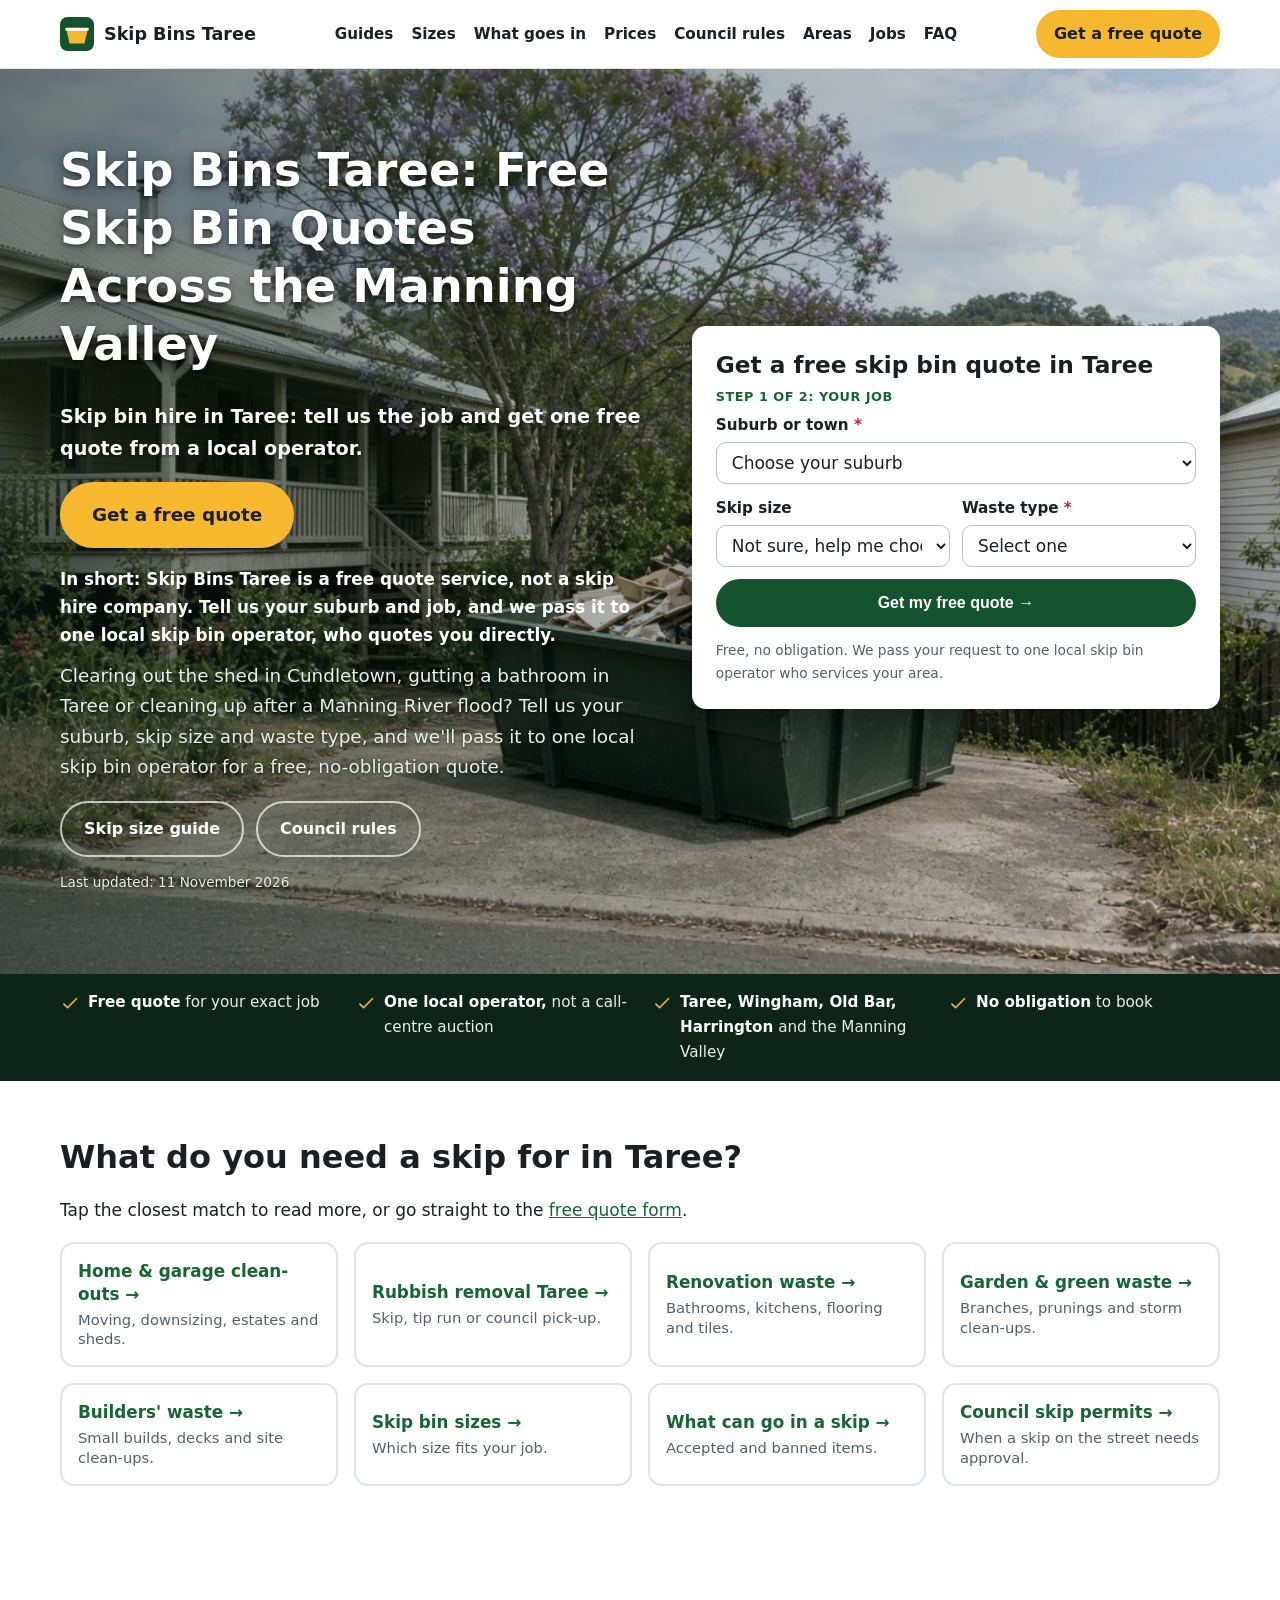
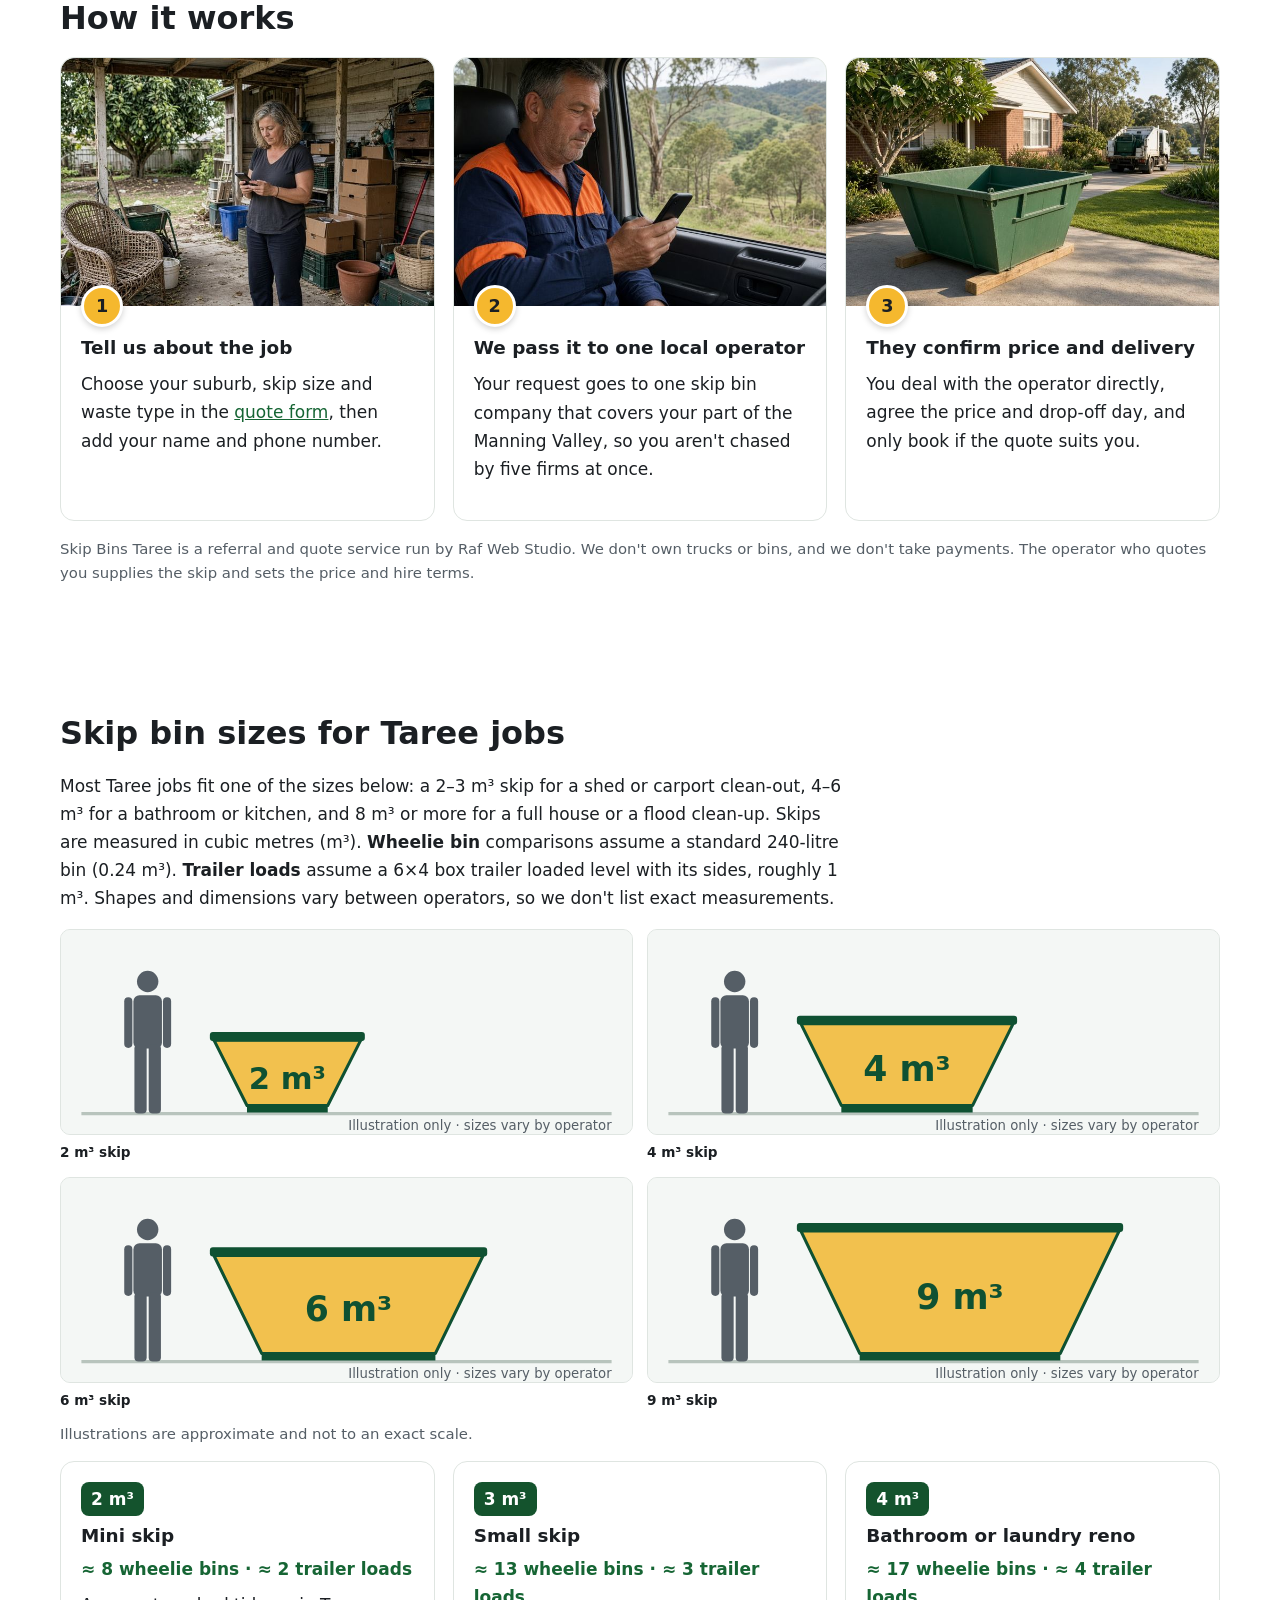
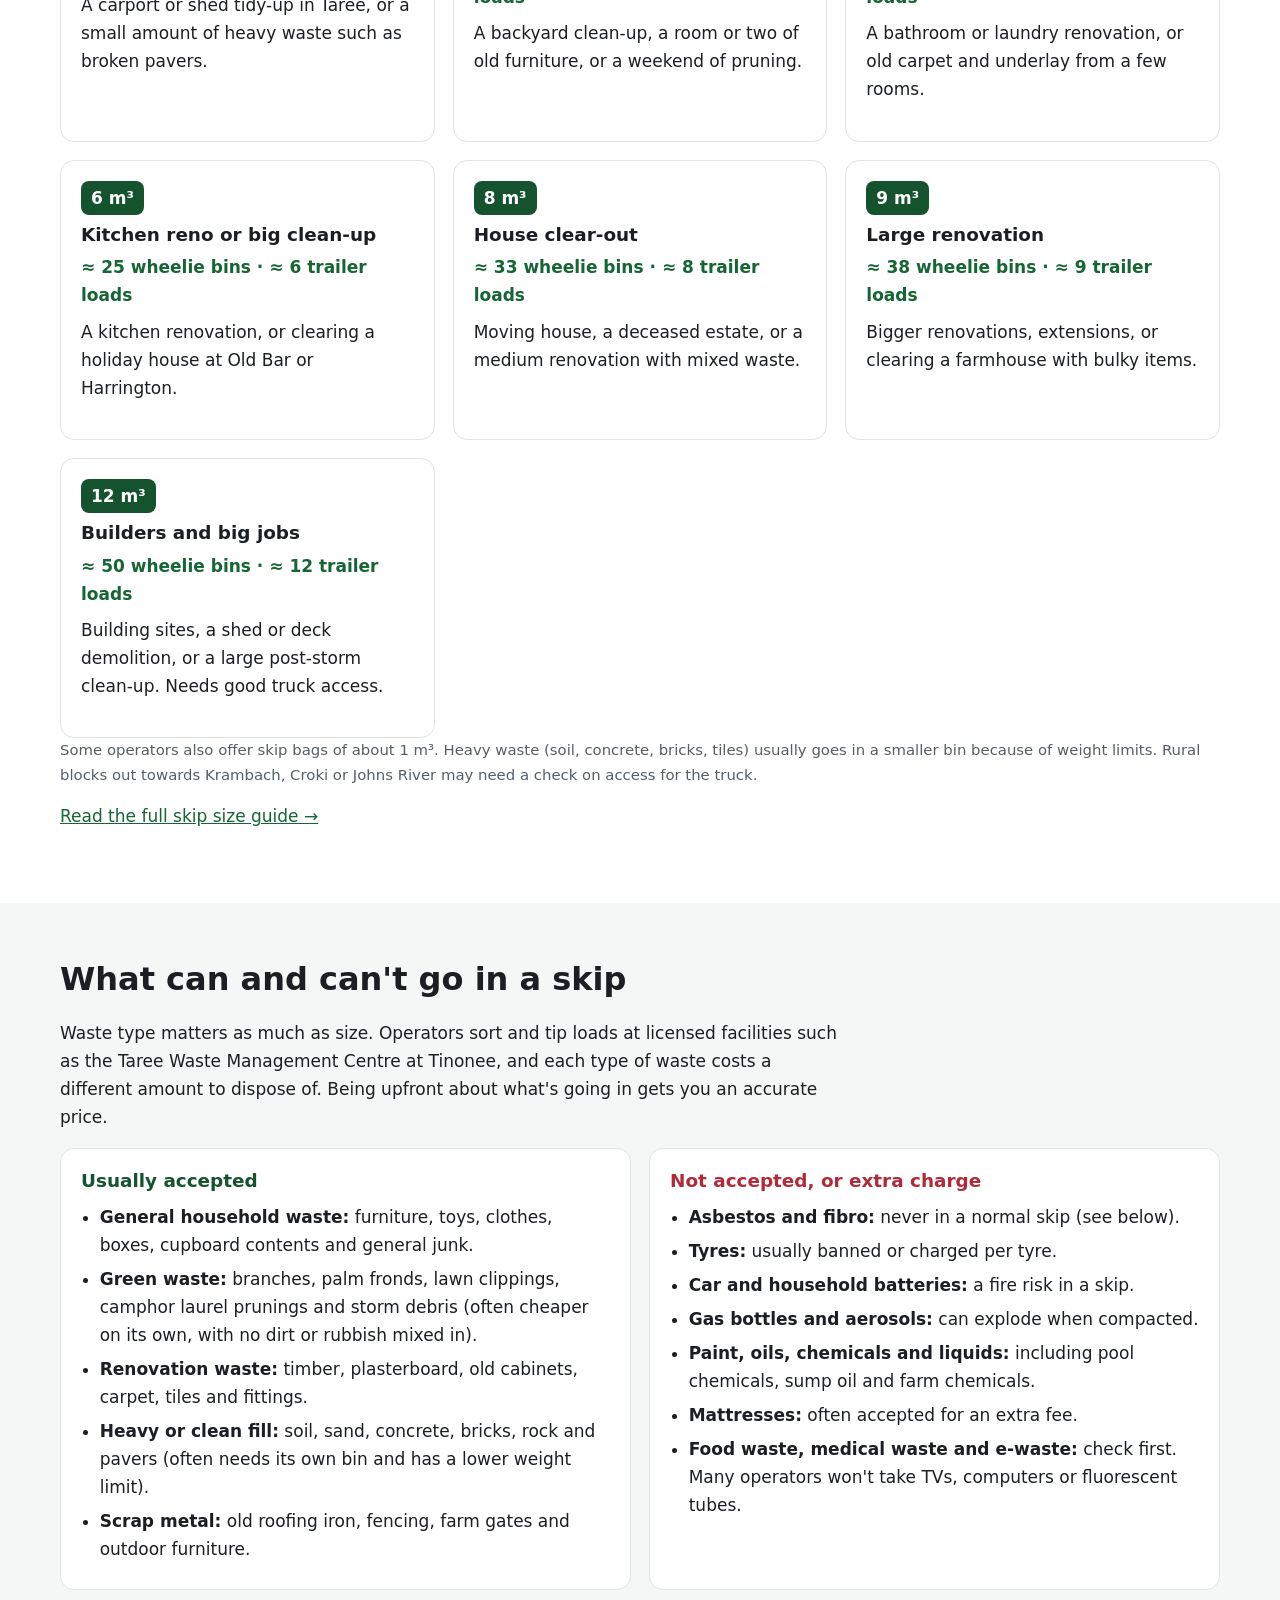
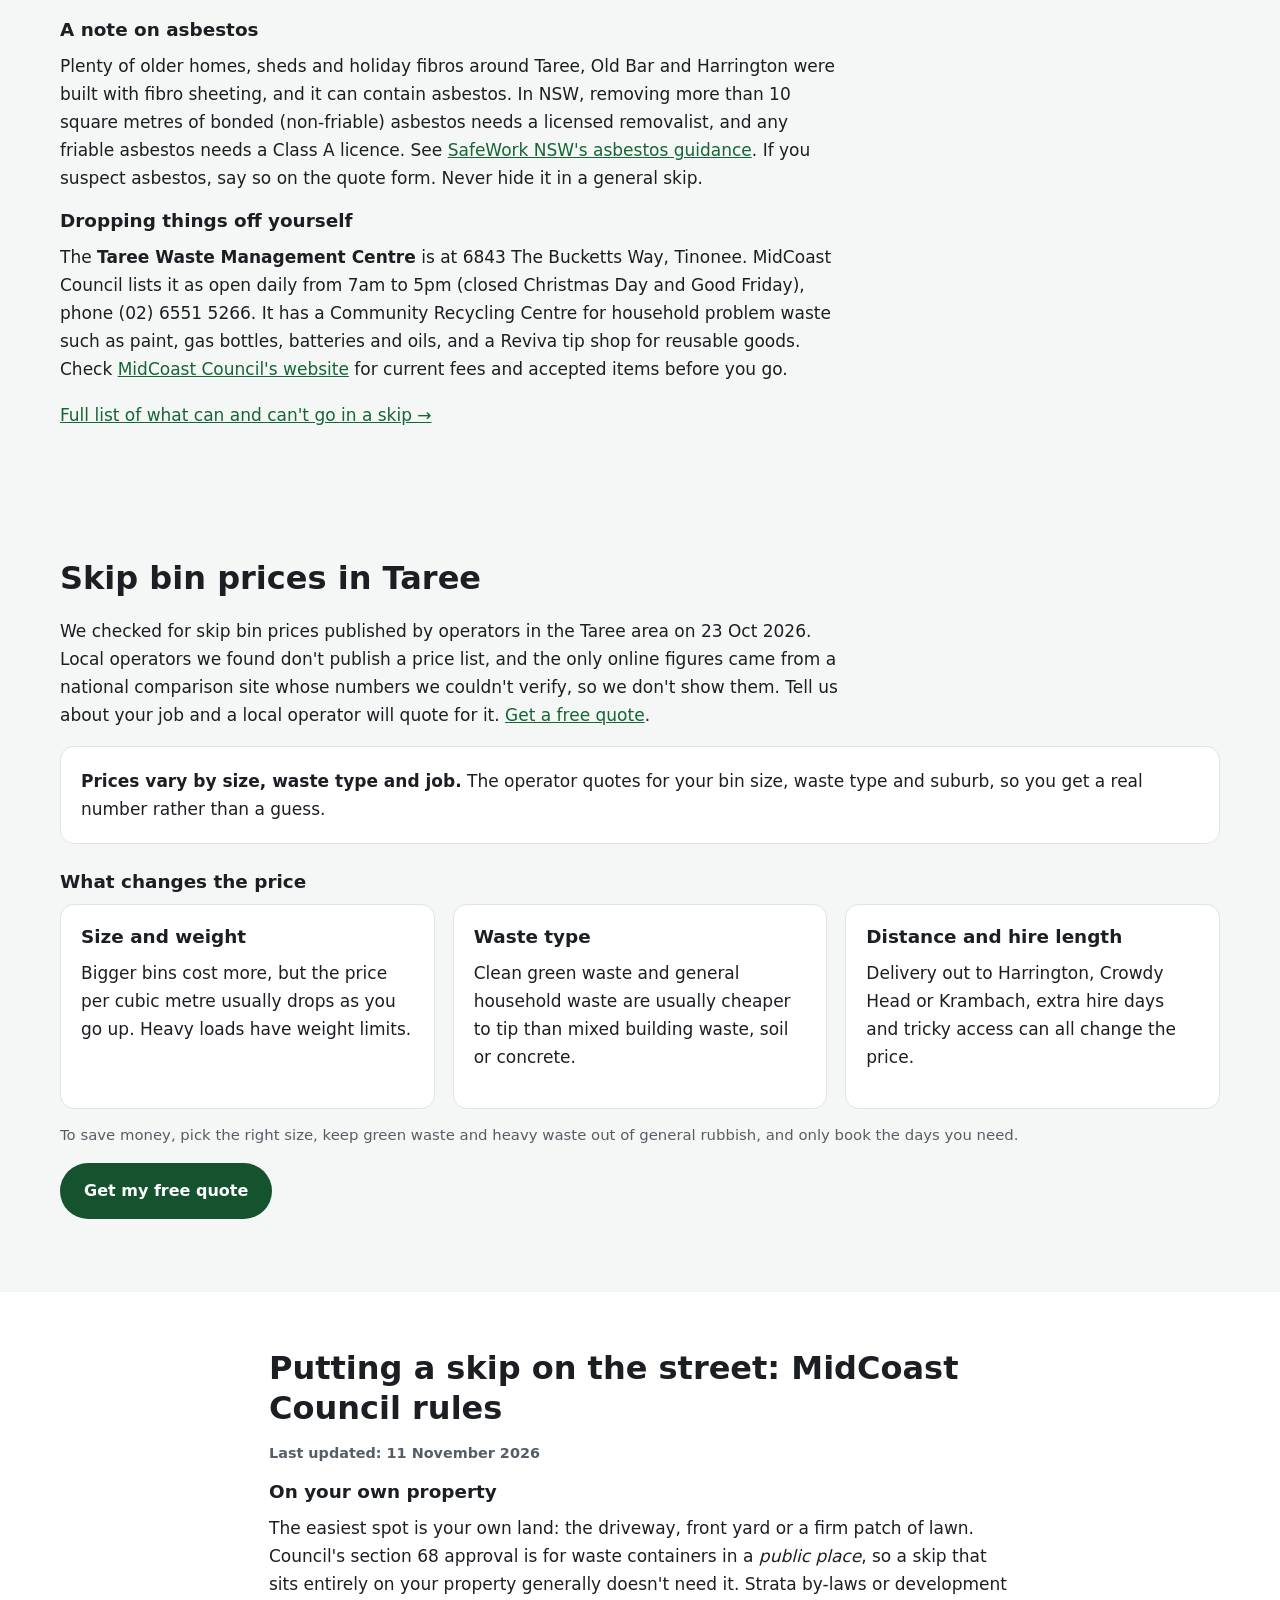
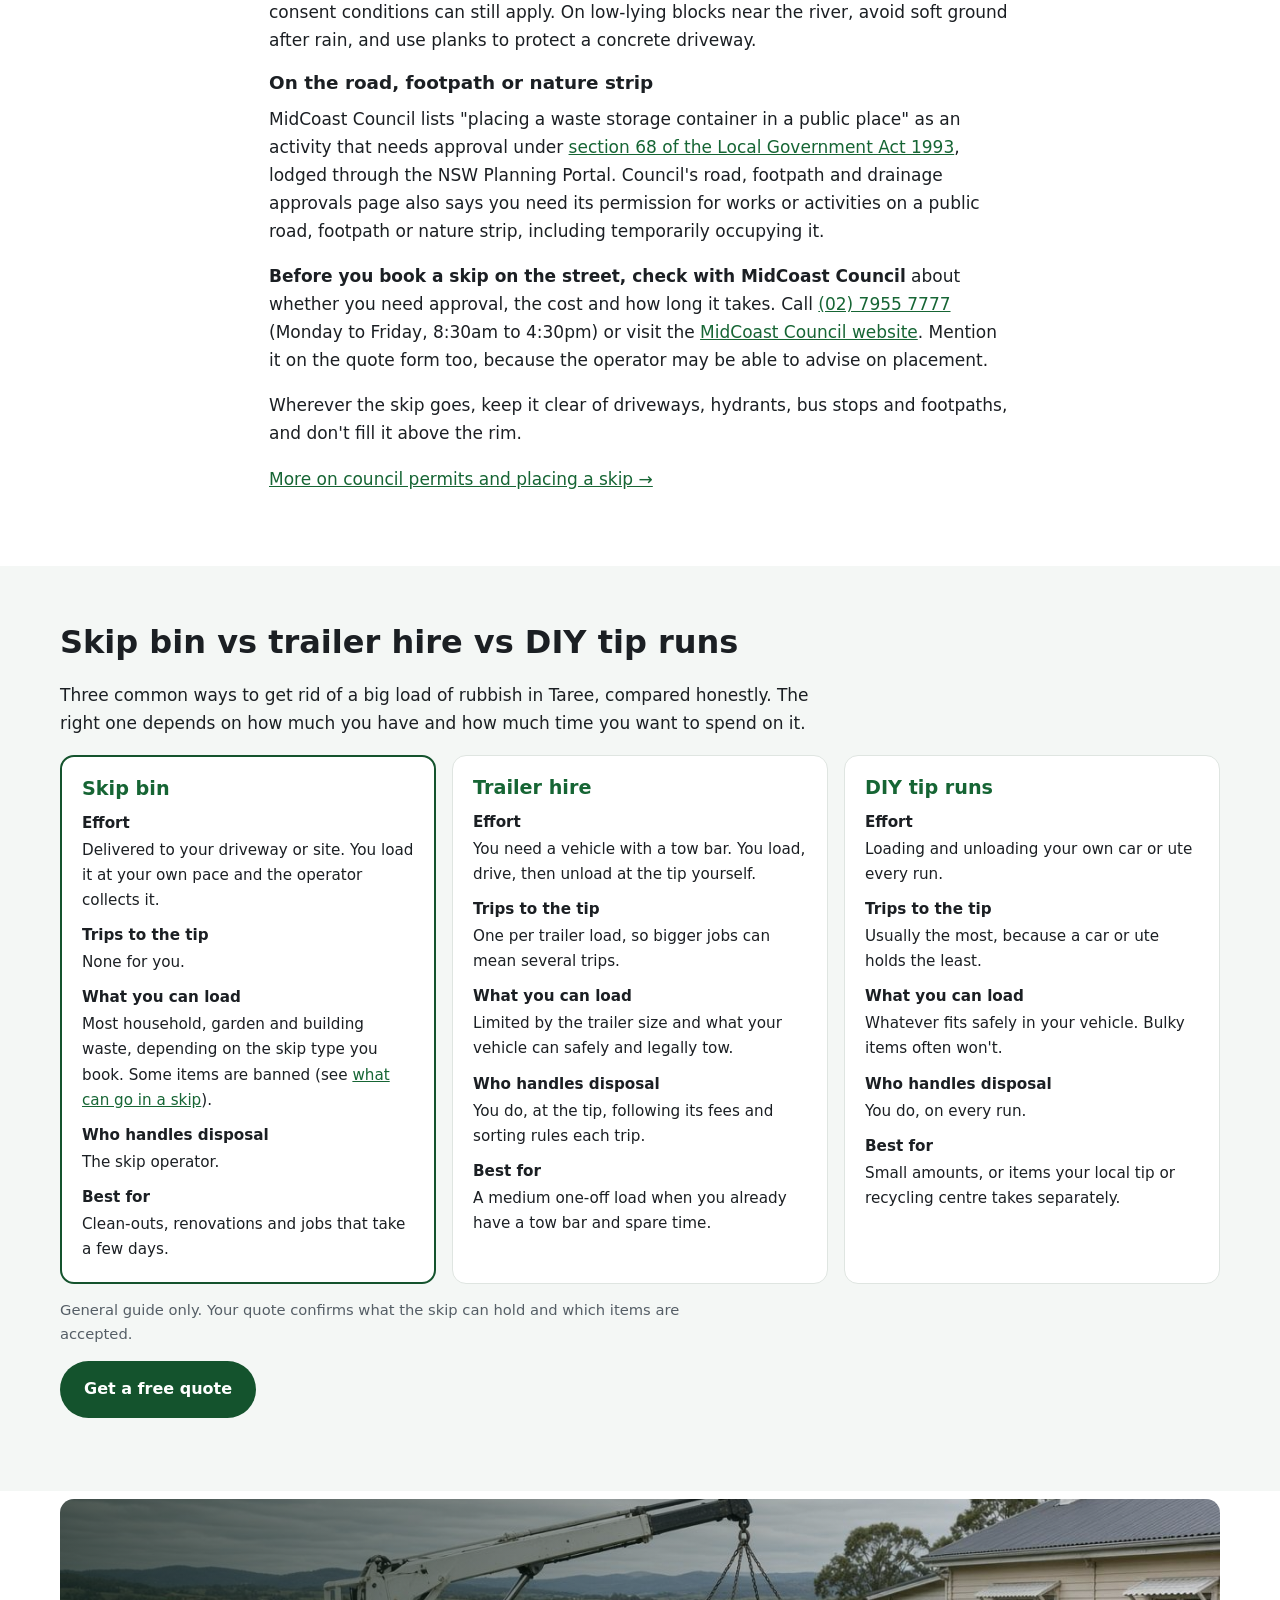
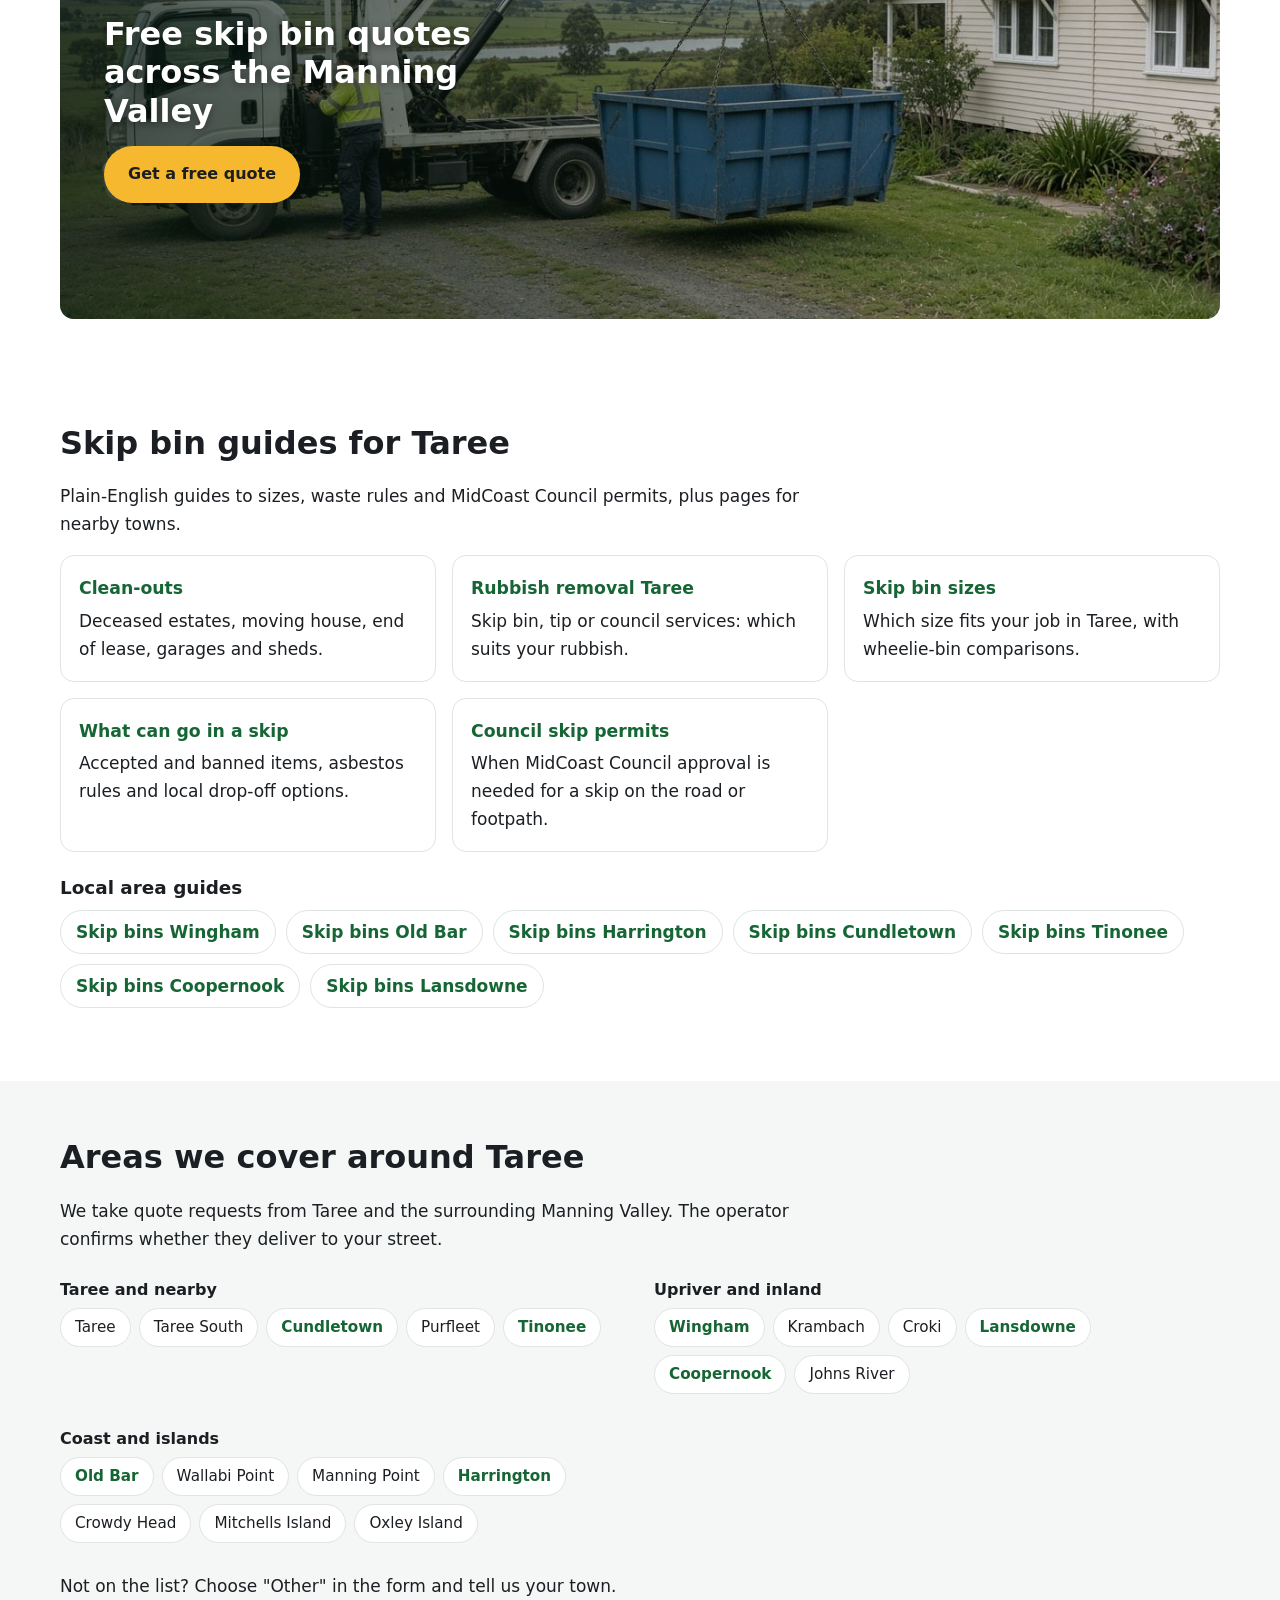
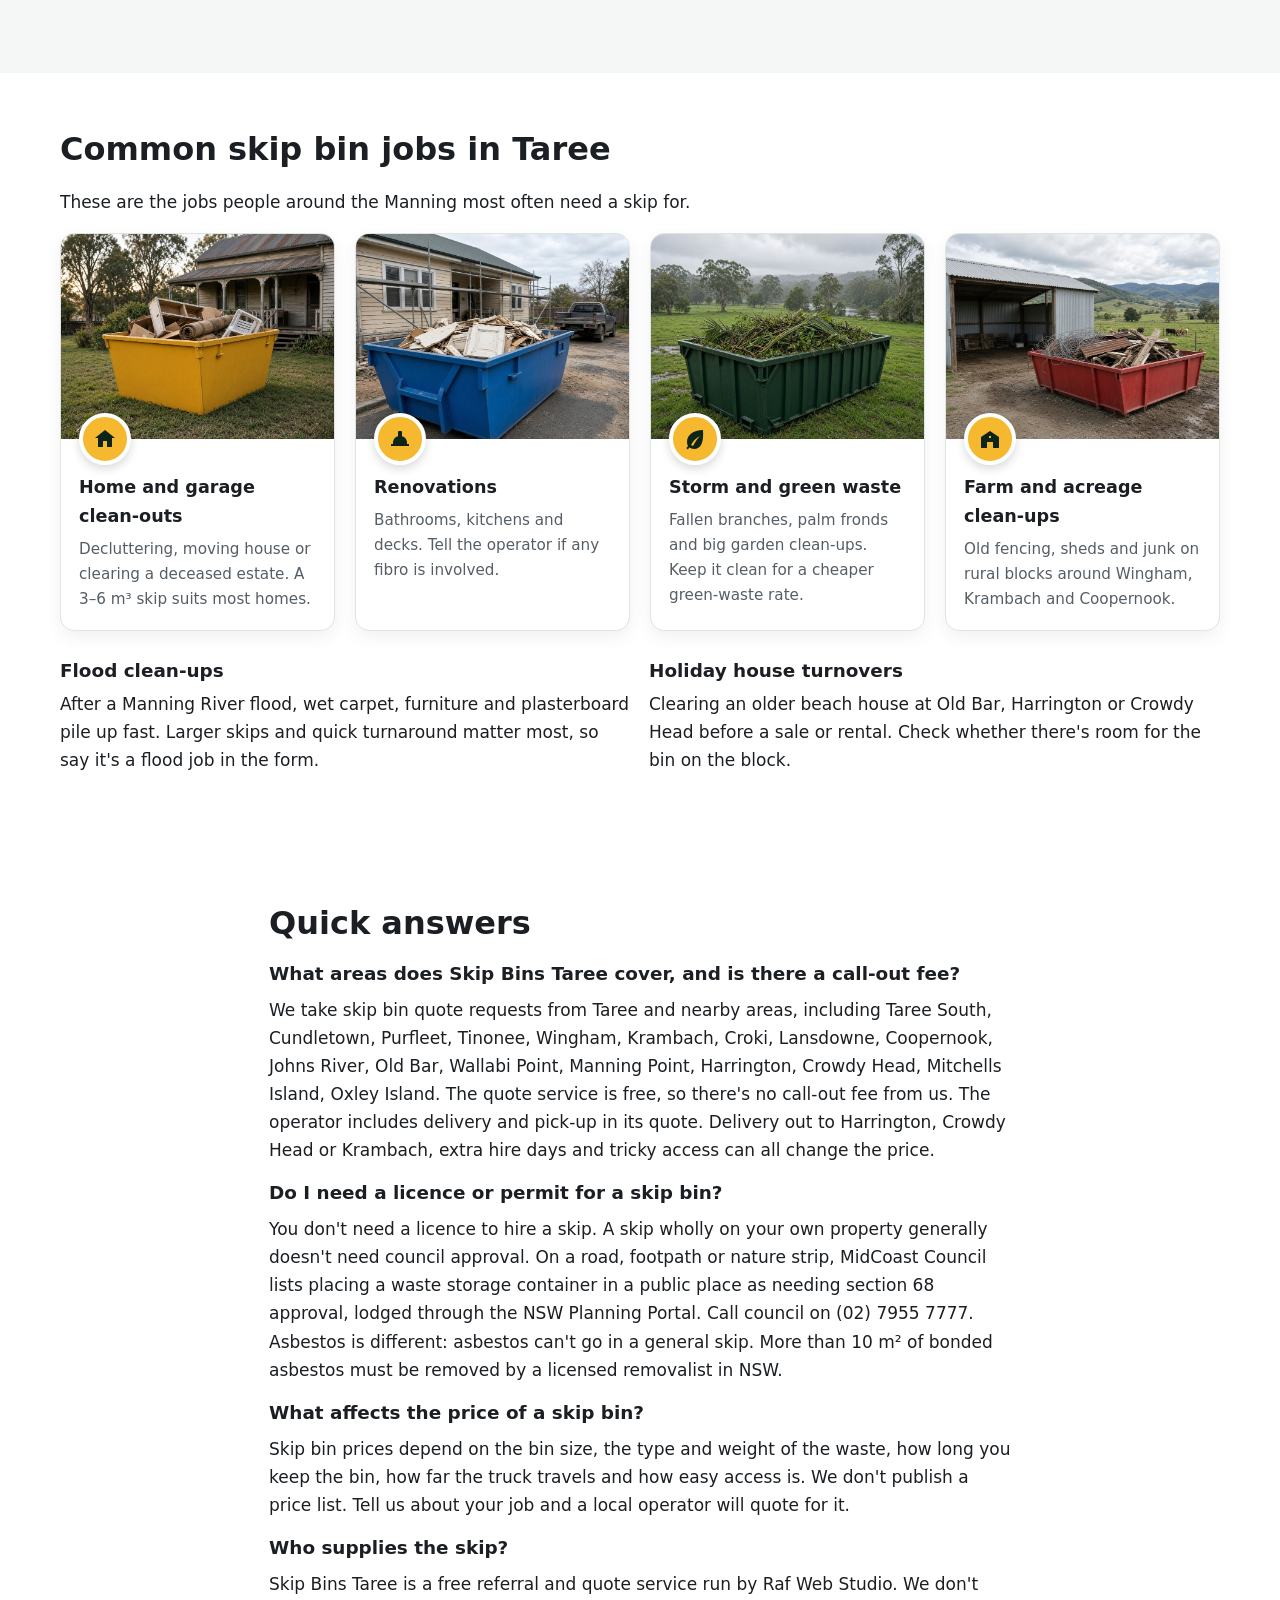
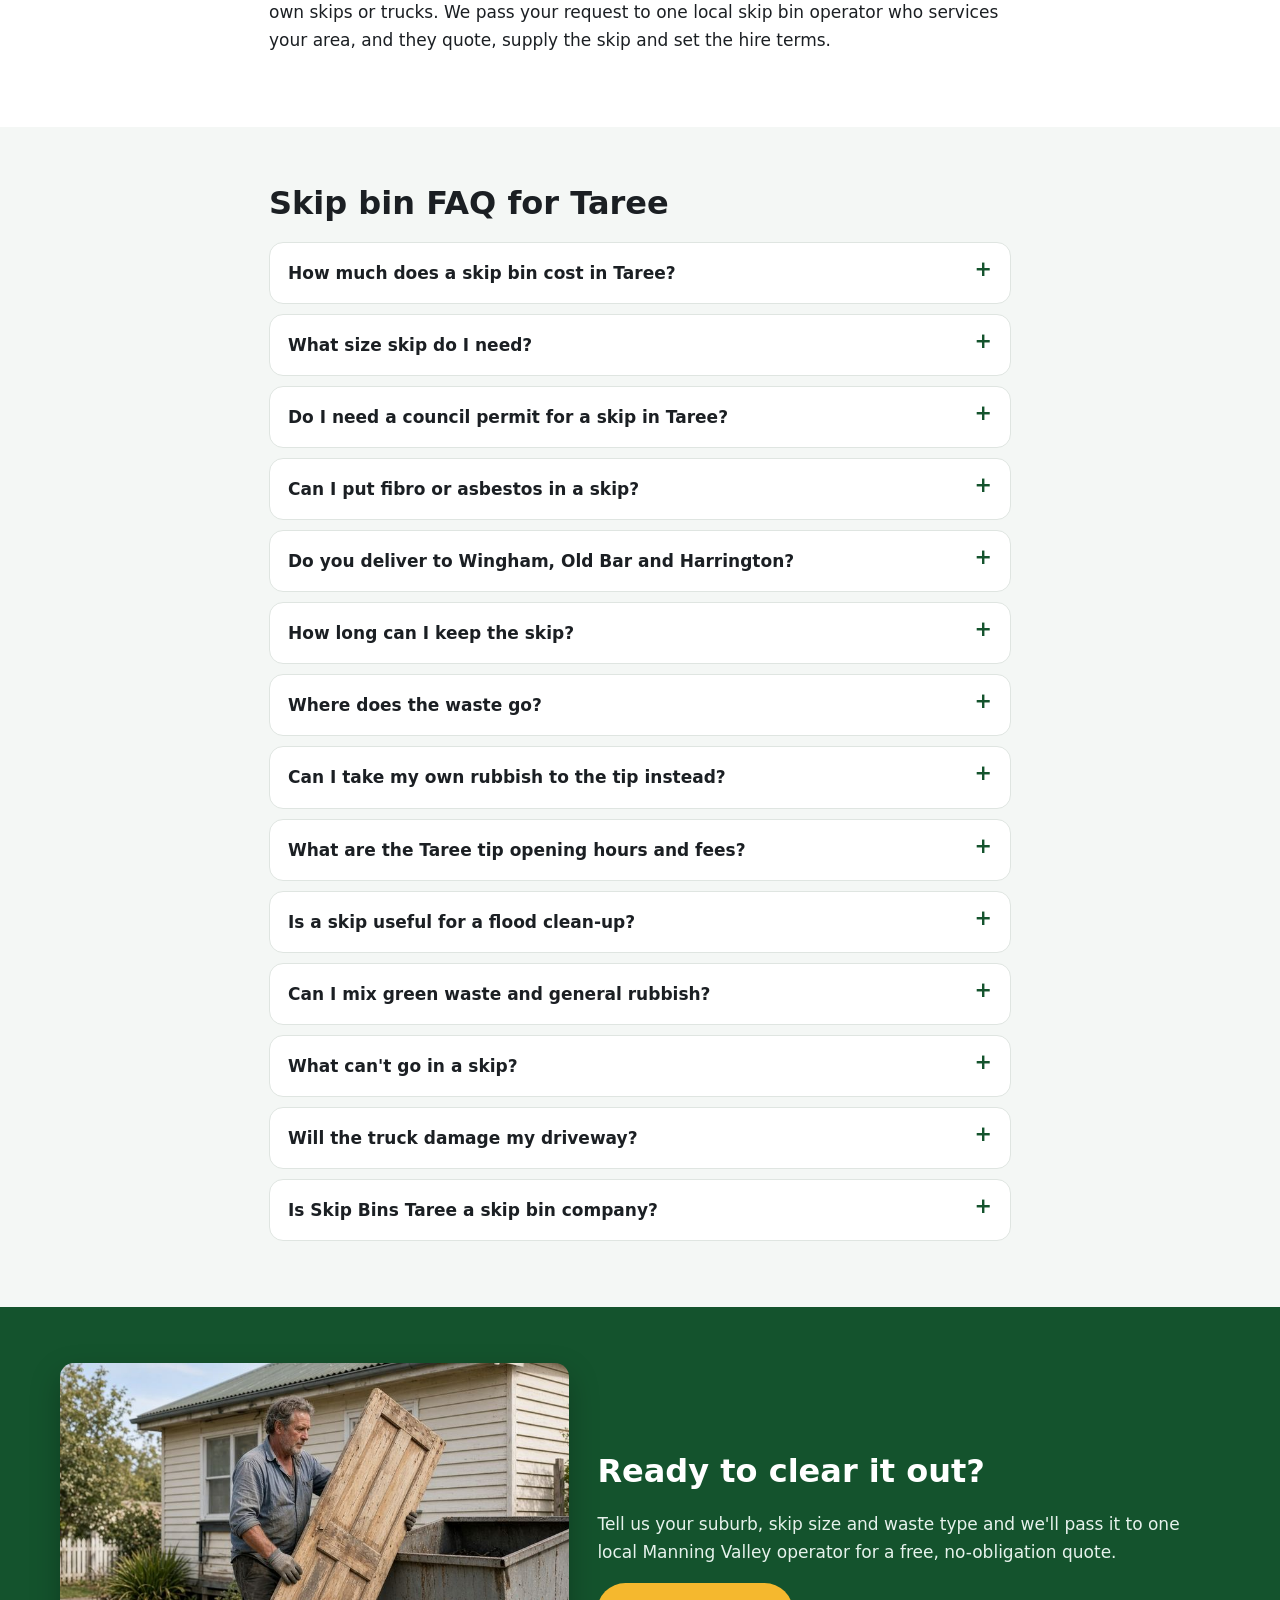
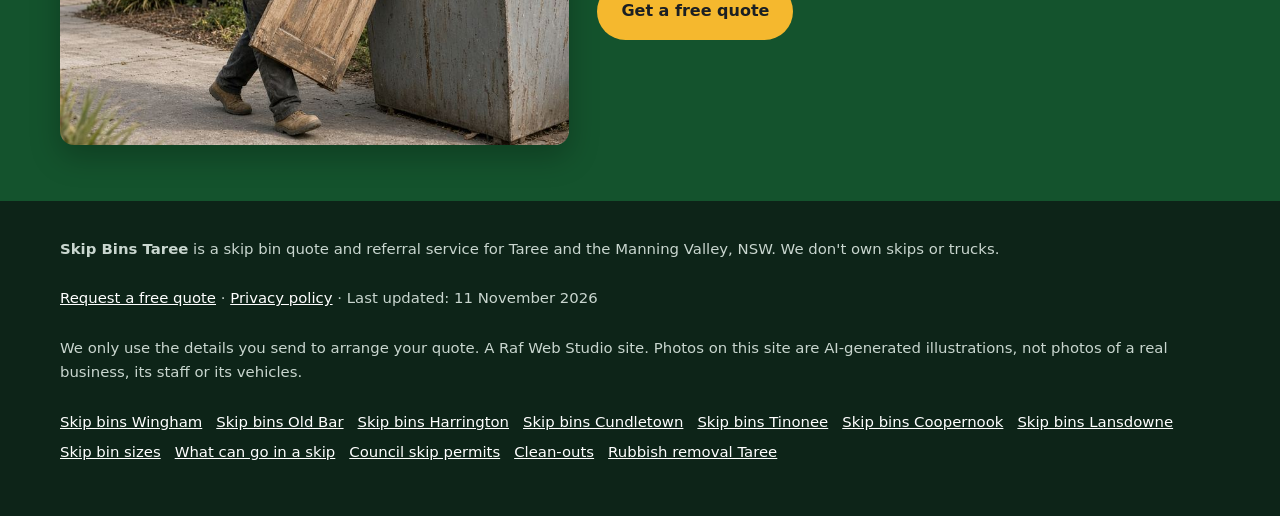
<file: index.html>
<!doctype html>
<html lang="en-AU">
<head>
<meta charset="utf-8">
<meta name="google-site-verification" content="DlY4atNKaMRsbyarciox-RCmH8GjK_FJgzEj2miHf1s" />
<meta name="viewport" content="width=device-width, initial-scale=1">
<title>Skip Bins Taree | Skip Bin Hire Quotes for Taree &amp; the Manning Valley</title>
<meta name="description" content="Skip bin hire in Taree, Wingham, Old Bar and Harrington. Tell us your suburb, size and waste type and get a free, no-obligation quote from one local skip bin operator.">
<link rel="canonical" href="https://skipbinstaree.com/">
<link rel="icon" href="favicon.svg" type="image/svg+xml">
<meta name="theme-color" content="#14532d">
<meta property="og:type" content="website">
<meta property="og:locale" content="en_AU">
<meta property="og:site_name" content="Skip Bins Taree">
<meta property="og:title" content="Skip Bins Taree | Skip Bin Hire Quotes for Taree &amp; the Manning Valley">
<meta property="og:description" content="Free skip bin hire quotes in Taree and across the Manning Valley, from one local operator.">
<meta property="og:url" content="https://skipbinstaree.com/">
<meta property="og:image" content="https://skipbinstaree.com/img/hero.jpg">
<meta name="twitter:card" content="summary_large_image">
<meta name="twitter:image" content="https://skipbinstaree.com/img/hero.jpg">
<script>document.documentElement.classList.add('js')</script>
<link rel="stylesheet" href="styles.css">

<!-- Google tag (gtag.js) -->
<script async src="https://www.googletagmanager.com/gtag/js?id=G-CYSBEL6EFN"></script>
<script>
  window.dataLayer = window.dataLayer || [];
  function gtag(){dataLayer.push(arguments);}
  gtag('js', new Date());
  gtag('config', 'G-CYSBEL6EFN');
</script>

<script type="application/ld+json">
{
 "@context": "https://schema.org",
 "@type": "WebPage",
 "@id": "https://skipbinstaree.com/#webpage",
 "url": "https://skipbinstaree.com/",
 "name": "Skip Bins Taree | Skip Bin Hire Quotes for Taree & the Manning Valley",
 "description": "Skip bin hire in Taree, Wingham, Old Bar and Harrington. Tell us your suburb, size and waste type and get a free, no-obligation quote from one local skip bin operator.",
 "inLanguage": "en-AU",
 "dateModified": "2026-11-11",
 "isPartOf": {
  "@id": "https://skipbinstaree.com/#website"
 },
 "about": {
  "@id": "https://skipbinstaree.com/#business"
 }
}
</script>
<script type="application/ld+json">
{
 "@context": "https://schema.org",
 "@type": "LocalBusiness",
 "@id": "https://skipbinstaree.com/#business",
 "name": "Skip Bins Taree",
 "url": "https://skipbinstaree.com/",
 "description": "Skip bin hire in Taree, Wingham, Old Bar and Harrington. Tell us your suburb, size and waste type and get a free, no-obligation quote from one local skip bin operator. A free referral and quote service run by Raf Web Studio. It doesn't own skips or trucks; one local operator quotes and supplies the skip.",
 "image": "https://skipbinstaree.com/img/hero.jpg",
 "areaServed": [
  {
   "@type": "AdministrativeArea",
   "name": "MidCoast Council, NSW"
  },
  {
   "@type": "Place",
   "name": "Taree, NSW"
  },
  {
   "@type": "Place",
   "name": "Taree South, NSW"
  },
  {
   "@type": "Place",
   "name": "Cundletown, NSW"
  },
  {
   "@type": "Place",
   "name": "Purfleet, NSW"
  },
  {
   "@type": "Place",
   "name": "Tinonee, NSW"
  },
  {
   "@type": "Place",
   "name": "Wingham, NSW"
  },
  {
   "@type": "Place",
   "name": "Old Bar, NSW"
  },
  {
   "@type": "Place",
   "name": "Wallabi Point, NSW"
  },
  {
   "@type": "Place",
   "name": "Manning Point, NSW"
  },
  {
   "@type": "Place",
   "name": "Harrington, NSW"
  },
  {
   "@type": "Place",
   "name": "Crowdy Head, NSW"
  },
  {
   "@type": "Place",
   "name": "Coopernook, NSW"
  },
  {
   "@type": "Place",
   "name": "Lansdowne, NSW"
  },
  {
   "@type": "Place",
   "name": "Krambach, NSW"
  },
  {
   "@type": "Place",
   "name": "Croki, NSW"
  },
  {
   "@type": "Place",
   "name": "Mitchells Island, NSW"
  },
  {
   "@type": "Place",
   "name": "Oxley Island, NSW"
  },
  {
   "@type": "Place",
   "name": "Johns River, NSW"
  }
 ],
 "knowsAbout": [
  "Skip bin hire",
  "Skip bin sizes",
  "Council skip bin permits",
  "Waste disposal"
 ],
 "parentOrganization": {
  "@type": "Organization",
  "name": "Raf Web Studio"
 }
}
</script>
<script type="application/ld+json">
{
 "@context": "https://schema.org",
 "@type": "WebSite",
 "dateModified": "2026-11-11",
 "@id": "https://skipbinstaree.com/#website",
 "name": "Skip Bins Taree",
 "url": "https://skipbinstaree.com/",
 "inLanguage": "en-AU"
}
</script>
<script type="application/ld+json">
{
 "@context": "https://schema.org",
 "@type": "Service",
 "@id": "https://skipbinstaree.com/#service",
 "name": "Skip bin hire quotes in Taree",
 "serviceType": "Skip bin hire",
 "description": "Free skip bin hire quotes in Taree and surrounding suburbs. We pass your request to one local skip bin operator.",
 "url": "https://skipbinstaree.com/",
 "provider": {
  "@id": "https://skipbinstaree.com/#business"
 },
 "areaServed": [
  {
   "@type": "AdministrativeArea",
   "name": "MidCoast Council, NSW"
  },
  {
   "@type": "Place",
   "name": "Taree, NSW"
  },
  {
   "@type": "Place",
   "name": "Taree South, NSW"
  },
  {
   "@type": "Place",
   "name": "Cundletown, NSW"
  },
  {
   "@type": "Place",
   "name": "Purfleet, NSW"
  },
  {
   "@type": "Place",
   "name": "Tinonee, NSW"
  },
  {
   "@type": "Place",
   "name": "Wingham, NSW"
  },
  {
   "@type": "Place",
   "name": "Old Bar, NSW"
  },
  {
   "@type": "Place",
   "name": "Wallabi Point, NSW"
  },
  {
   "@type": "Place",
   "name": "Manning Point, NSW"
  },
  {
   "@type": "Place",
   "name": "Harrington, NSW"
  },
  {
   "@type": "Place",
   "name": "Crowdy Head, NSW"
  },
  {
   "@type": "Place",
   "name": "Coopernook, NSW"
  },
  {
   "@type": "Place",
   "name": "Lansdowne, NSW"
  },
  {
   "@type": "Place",
   "name": "Krambach, NSW"
  },
  {
   "@type": "Place",
   "name": "Croki, NSW"
  },
  {
   "@type": "Place",
   "name": "Mitchells Island, NSW"
  },
  {
   "@type": "Place",
   "name": "Oxley Island, NSW"
  },
  {
   "@type": "Place",
   "name": "Johns River, NSW"
  }
 ]
}
</script>
<script type="application/ld+json">
{
 "@context": "https://schema.org",
 "@type": "FAQPage",
 "mainEntity": [
  {
   "@type": "Question",
   "name": "How much does a skip bin cost in Taree?",
   "acceptedAnswer": {
    "@type": "Answer",
    "text": "It depends on the size, waste type, hire length and how far the truck travels. Local operators we checked don't publish set prices, so the easiest way to get a real figure is a free quote for your exact job."
   }
  },
  {
   "@type": "Question",
   "name": "What size skip do I need?",
   "acceptedAnswer": {
    "@type": "Answer",
    "text": "A 2–3 m³ skip suits a shed or small garden clean-up, 4 m³ a bathroom, 6 m³ a kitchen or large clean-up, and 8 m³ or more a whole-house clear-out. If you're unsure, choose \"Not sure\" and the operator will help."
   }
  },
  {
   "@type": "Question",
   "name": "Do I need a council permit for a skip in Taree?",
   "acceptedAnswer": {
    "@type": "Answer",
    "text": "If the skip sits on the road, footpath or nature strip, MidCoast Council approval under section 68 is generally required. If it's entirely on your property, you generally don't need one. Check with MidCoast Council on (02) 7955 7777."
   }
  },
  {
   "@type": "Question",
   "name": "Can I put fibro or asbestos in a skip?",
   "acceptedAnswer": {
    "@type": "Answer",
    "text": "No. Asbestos can't go in a general skip. It has to be wrapped and disposed of under NSW rules, and more than 10 m² of bonded asbestos needs a licensed removalist. Tell the operator if you suspect asbestos."
   }
  },
  {
   "@type": "Question",
   "name": "Do you deliver to Wingham, Old Bar and Harrington?",
   "acceptedAnswer": {
    "@type": "Answer",
    "text": "We take quote requests from across the Manning Valley, including Wingham, Old Bar, Harrington, Crowdy Head and Coopernook. The operator confirms whether they deliver to your address."
   }
  },
  {
   "@type": "Question",
   "name": "How long can I keep the skip?",
   "acceptedAnswer": {
    "@type": "Answer",
    "text": "Many operators offer a few days to a week as standard, with extra days on request. Tell us how long you need in the form."
   }
  },
  {
   "@type": "Question",
   "name": "Where does the waste go?",
   "acceptedAnswer": {
    "@type": "Answer",
    "text": "Operators sort loads and take them to licensed facilities. The MidCoast area's main facility is the Taree Waste Management Centre at Tinonee."
   }
  },
  {
   "@type": "Question",
   "name": "Can I take my own rubbish to the tip instead?",
   "acceptedAnswer": {
    "@type": "Answer",
    "text": "Yes. The Taree Waste Management Centre at 6843 The Bucketts Way, Tinonee is open daily 7am to 5pm except Christmas Day and Good Friday. A skip saves the trips if you have a lot of waste."
   }
  },
  {
   "@type": "Question",
   "name": "What are the Taree tip opening hours and fees?",
   "acceptedAnswer": {
    "@type": "Answer",
    "text": "MidCoast Council lists the Taree Waste Management Centre at 6843 The Bucketts Way, Tinonee as open daily 7am to 5pm, closed Christmas Day and Good Friday. Tip fees depend on the waste type and load, and council publishes them in its fees and charges, so check there before you go."
   }
  },
  {
   "@type": "Question",
   "name": "Is a skip useful for a flood clean-up?",
   "acceptedAnswer": {
    "@type": "Answer",
    "text": "Yes. Wet carpets, plasterboard and furniture are bulky and heavy. Say it's a flood clean-up in the form so the operator can suggest a size and timing."
   }
  },
  {
   "@type": "Question",
   "name": "Can I mix green waste and general rubbish?",
   "acceptedAnswer": {
    "@type": "Answer",
    "text": "You can, but it's often charged at the mixed rate. Keeping clean green waste separate can get you a better price."
   }
  },
  {
   "@type": "Question",
   "name": "What can't go in a skip?",
   "acceptedAnswer": {
    "@type": "Answer",
    "text": "Asbestos, tyres, batteries, gas bottles, paint, oils, chemicals and liquids are generally excluded. Mattresses and e-waste are often extra or not accepted."
   }
  },
  {
   "@type": "Question",
   "name": "Will the truck damage my driveway?",
   "acceptedAnswer": {
    "@type": "Answer",
    "text": "Skip trucks are heavy. Ask the operator to put planks or boards under the bin, and point out soft ground, low wires or overhanging trees."
   }
  },
  {
   "@type": "Question",
   "name": "Is Skip Bins Taree a skip bin company?",
   "acceptedAnswer": {
    "@type": "Answer",
    "text": "No. We're a referral and quote service run by Raf Web Studio. We pass your request to one local operator, who supplies the skip and sets the price."
   }
  },
  {
   "@type": "Question",
   "name": "What areas does Skip Bins Taree cover, and is there a call-out fee?",
   "acceptedAnswer": {
    "@type": "Answer",
    "text": "We take skip bin quote requests from Taree and nearby areas, including Taree South, Cundletown, Purfleet, Tinonee, Wingham, Krambach, Croki, Lansdowne, Coopernook, Johns River, Old Bar, Wallabi Point, Manning Point, Harrington, Crowdy Head, Mitchells Island, Oxley Island. The quote service is free, so there's no call-out fee from us. The operator includes delivery and pick-up in its quote. Delivery out to Harrington, Crowdy Head or Krambach, extra hire days and tricky access can all change the price."
   }
  },
  {
   "@type": "Question",
   "name": "Do I need a licence or permit for a skip bin?",
   "acceptedAnswer": {
    "@type": "Answer",
    "text": "You don't need a licence to hire a skip. A skip wholly on your own property generally doesn't need council approval. On a road, footpath or nature strip, MidCoast Council lists placing a waste storage container in a public place as needing section 68 approval, lodged through the NSW Planning Portal. Call council on (02) 7955 7777. Asbestos is different: asbestos can't go in a general skip. More than 10 m² of bonded asbestos must be removed by a licensed removalist in NSW."
   }
  },
  {
   "@type": "Question",
   "name": "What affects the price of a skip bin?",
   "acceptedAnswer": {
    "@type": "Answer",
    "text": "Skip bin prices depend on the bin size, the type and weight of the waste, how long you keep the bin, how far the truck travels and how easy access is. We don't publish a price list. Tell us about your job and a local operator will quote for it."
   }
  },
  {
   "@type": "Question",
   "name": "Who supplies the skip?",
   "acceptedAnswer": {
    "@type": "Answer",
    "text": "Skip Bins Taree is a free referral and quote service run by Raf Web Studio. We don't own skips or trucks. We pass your request to one local skip bin operator who services your area, and they quote, supply the skip and set the hire terms."
   }
  }
 ]
}
</script>
<!--h3:css--><style>
.h3-tag{font-size:1.2rem;font-weight:600;margin:.2em 0 .9em;color:#fff;text-shadow:0 1px 3px rgba(0,0,0,.6);max-width:36em}
.btn-xl{font-size:1.15rem;padding:16px 30px;min-height:54px;box-shadow:0 6px 18px rgba(0,0,0,.25)}
.h3-cta{margin:0 0 18px}
.need-grid{display:grid;grid-template-columns:repeat(2,minmax(0,1fr));gap:12px;margin-top:18px}
@media(min-width:800px){.need-grid{grid-template-columns:repeat(4,minmax(0,1fr));gap:16px}}
.need-grid a{display:flex;flex-direction:column;justify-content:center;min-height:96px;padding:16px;background:#fff;border:2px solid var(--line);border-radius:var(--radius);text-decoration:none;color:var(--ink);line-height:1.35}
.need-grid a:hover,.need-grid a:focus-visible{border-color:var(--green);background:var(--soft)}
.need-grid strong{color:var(--green-2);font-size:1.05rem;margin-bottom:4px}
.need-grid strong::after{content:" \2192"}
.need-grid span{font-size:.92rem;color:var(--muted)}
.cmp{display:grid;gap:16px;margin-top:18px}
@media(min-width:900px){.cmp{grid-template-columns:repeat(3,minmax(0,1fr))}}
.cmp article{background:#fff;border:1px solid var(--line);border-radius:var(--radius);padding:20px}
.cmp article.cmp-main{border:2px solid var(--green)}
.cmp h3{margin:0 0 10px;font-size:1.2rem;color:var(--green-2)}
.cmp dl{margin:0}.cmp dt{font-weight:700;margin-top:10px;font-size:.95rem}.cmp dd{margin:2px 0 0;color:var(--ink);font-size:.95rem}
.cmp-note{font-size:.92rem;color:var(--muted);margin-top:14px;max-width:46em}
.mobile-call{transition:transform .2s ease;padding-bottom:calc(10px + env(safe-area-inset-bottom))}
.mobile-call .btn{min-height:48px;font-size:1.05rem}
.mobile-call.mc-off{transform:translateY(120%)}
@media(prefers-reduced-motion:reduce){.mobile-call{transition:none}}
</style><!--/h3:css-->
</head>
<body>
<a class="skip-link" href="#main">Skip to content</a>

<header class="site-header">
  <div class="wrap">
    <a class="brand" href="/" aria-label="Skip Bins Taree home">
      <svg viewBox="0 0 64 64" aria-hidden="true"><rect width="64" height="64" rx="14" fill="#14532d"/><path d="M12 24h40l-6 26H18z" fill="#f5b82e"/><rect x="10" y="20" width="44" height="6" rx="2" fill="#fff"/></svg>
      Skip Bins Taree
    </a>
    <nav class="nav" aria-label="Main">
      <a href="#guides">Guides</a>      <a href="#sizes">Sizes</a><a href="#waste">What goes in</a><a href="#pricing">Prices</a><a href="#council">Council rules</a><a href="#areas">Areas</a><a href="#jobs">Jobs</a><a href="#faq">FAQ</a>
    </nav>
    <a class="btn btn-call header-call" href="#quote">Get a free quote</a>
  </div>
</header>

<main id="main">
<section class="hero" aria-labelledby="h1">
  <picture class="hero-bg">
    <source media="(max-width: 700px)" srcset="img/hero-mobile.jpg" width="684" height="720">
    <img src="img/hero.jpg" width="1280" height="720" alt="Green skip bin on the driveway of a raised Queenslander-style home with a flowering jacaranda" fetchpriority="high" decoding="async">
  </picture>
  <div class="wrap hero-grid">
    <div class="hero-copy">
      <h1 id="h1">Skip Bins Taree: Free Skip Bin Quotes Across the Manning Valley</h1><!--h3:hero-->
      <p class="h3-tag">Skip bin hire in Taree: tell us the job and get one free quote from a local operator.</p>
      <p class="h3-cta"><a class="btn btn-call btn-xl" href="#quote">Get a free quote</a></p><!--/h3:hero-->      <p class="summary">In short: Skip Bins Taree is a free quote service, not a skip hire company. Tell us your suburb and job, and we pass it to one local skip bin operator, who quotes you directly.</p>
      <p class="lead">Clearing out the shed in Cundletown, gutting a bathroom in Taree or cleaning up after a Manning River flood? Tell us your suburb, skip size and waste type, and we'll pass it to one local skip bin operator for a free, no-obligation quote.</p>
      <div class="ctas"><a class="btn btn-ghost" href="#sizes">Skip size guide</a><a class="btn btn-ghost" href="#council">Council rules</a></div>
      <p class="updated">Last updated: 11 November 2026</p>
    </div>
    <div class="hero-form-card" id="quote">
      <h2 id="quote-h">Get a free skip bin quote in Taree</h2>
      <form class="quote-form two-step" id="quote-form" action="https://formsubmit.co/95bd9bc987959fdb3b12eddf2388cf85" method="post" novalidate>
        <input type="hidden" name="_subject" value="New quote request – skipbinstaree.com">
        <input type="hidden" name="_captcha" value="true">
        <input type="hidden" name="_template" value="table">
        <input type="hidden" name="_next" value="https://skipbinstaree.com/thanks.html">
        <input type="hidden" name="_autoresponse" value="Thanks for your skip bin request. We&#x27;ve received it and are passing it to a local operator, who&#x27;ll be in touch shortly with availability and a price.">
        <input type="text" name="_honey" style="display:none" tabindex="-1" autocomplete="off" aria-hidden="true">
        <input type="hidden" name="source" value="skipbinstaree.com">
        <fieldset class="step step-1">
          <legend class="step-label">Step 1 of 2: your job</legend>
          <div class="full"><label for="suburb">Suburb or town <span class="req" aria-hidden="true">*</span></label>
            <select id="suburb" name="suburb" required><option value="">Choose your suburb</option><option>Taree</option><option>Taree South</option><option>Cundletown</option><option>Purfleet</option><option>Tinonee</option><option>Wingham</option><option>Old Bar</option><option>Wallabi Point</option><option>Manning Point</option><option>Harrington</option><option>Crowdy Head</option><option>Coopernook</option><option>Lansdowne</option><option>Krambach</option><option>Croki</option><option>Mitchells Island</option><option>Oxley Island</option><option>Johns River</option><option value="Other">Other (tell us below)</option></select></div>
          <div class="full other-wrap"><label for="suburb_other">Other suburb or town</label><input id="suburb_other" name="suburb_other" type="text" autocomplete="address-level2"></div>
          <div><label for="size">Skip size</label>
            <select id="size" name="skip_size"><option value="Not sure">Not sure, help me choose</option><option>Skip bag (about 1 m³)</option><option>2 m³</option><option>3 m³</option><option>4 m³</option><option>6 m³</option><option>8 m³</option><option>9 m³</option><option>10–12 m³</option><option>Larger / hook-lift</option></select></div>
          <div><label for="waste">Waste type <span class="req" aria-hidden="true">*</span></label>
            <select id="waste" name="waste_type" required><option value="">Select one</option><option>General household</option><option>Green waste</option><option>Mixed renovation / building</option><option>Soil, concrete or bricks</option><option>Mixed, not sure</option><option>May contain asbestos</option></select></div>
          <div class="full js-only"><button class="btn btn-primary btn-block" type="button" id="to-step-2">Get my free quote →</button></div>
          <p class="microcopy full">Free, no obligation. We pass your request to one local skip bin operator who services your area.</p>
          <p class="form-error full" id="step1-error" role="alert" hidden>Please choose your suburb and waste type.</p>
        </fieldset>
        <fieldset class="step step-2" id="step-2">
          <legend class="step-label">Step 2 of 2: your details</legend>
          <div><label for="name">Name <span class="req" aria-hidden="true">*</span></label><input id="name" name="name" type="text" autocomplete="name" required></div>
          <div><label for="phone">Phone <span class="req" aria-hidden="true">*</span></label><input id="phone" name="phone" type="tel" autocomplete="tel" inputmode="tel" required></div>
          <div><label for="email">Email</label><input id="email" name="email" type="email" autocomplete="email"></div>
          <div><label for="date">Delivery date</label><input id="date" name="preferred_date" type="date"></div>
          <div class="full"><label for="message">Anything else?</label><textarea id="message" name="message" rows="2" placeholder="e.g. flood clean-up, bin on the driveway, steep block in Wingham, 7 days"></textarea></div>
          <p class="consent full">By sending this form you agree we can share your details with one local skip bin operator so they can quote for your job. See our <a href="privacy.html">privacy policy</a>.</p>
          <div class="full step2-actions"><button class="btn btn-primary" type="submit">Send my quote request</button><button class="btn-link js-only" type="button" id="back-1">← Back</button></div>
        </fieldset>
      </form>
    </div>
  </div>
</section>
<section class="trust" aria-label="Why use this service">
  <ul class="wrap trust-list"><li><svg viewBox="0 0 24 24" aria-hidden="true"><path fill="currentColor" d="M9 16.2 4.8 12l-1.4 1.4L9 19 21 7l-1.4-1.4z"/></svg><span><strong>Free quote</strong> for your exact job</span></li><li><svg viewBox="0 0 24 24" aria-hidden="true"><path fill="currentColor" d="M9 16.2 4.8 12l-1.4 1.4L9 19 21 7l-1.4-1.4z"/></svg><span><strong>One local operator,</strong> not a call-centre auction</span></li><li><svg viewBox="0 0 24 24" aria-hidden="true"><path fill="currentColor" d="M9 16.2 4.8 12l-1.4 1.4L9 19 21 7l-1.4-1.4z"/></svg><span><strong>Taree, Wingham, Old Bar, Harrington</strong> and the Manning Valley</span></li><li><svg viewBox="0 0 24 24" aria-hidden="true"><path fill="currentColor" d="M9 16.2 4.8 12l-1.4 1.4L9 19 21 7l-1.4-1.4z"/></svg><span><strong>No obligation</strong> to book</span></li></ul>
</section>
<!--h3:need-->
<section id="need" aria-labelledby="need-h">
  <div class="wrap">
    <h2 id="need-h">What do you need a skip for in Taree?</h2>
    <p class="intro">Tap the closest match to read more, or go straight to the <a href="#quote">free quote form</a>.</p>
    <div class="need-grid"><a href="/clean-outs/"><strong>Home &amp; garage clean-outs</strong><span>Moving, downsizing, estates and sheds.</span></a><a href="/rubbish-removal-taree/"><strong>Rubbish removal Taree</strong><span>Skip, tip run or council pick-up.</span></a><a href="#jobs"><strong>Renovation waste</strong><span>Bathrooms, kitchens, flooring and tiles.</span></a><a href="#jobs"><strong>Garden &amp; green waste</strong><span>Branches, prunings and storm clean-ups.</span></a><a href="#quote"><strong>Builders' waste</strong><span>Small builds, decks and site clean-ups.</span></a><a href="/skip-bin-sizes/"><strong>Skip bin sizes</strong><span>Which size fits your job.</span></a><a href="/what-can-go-in-a-skip/"><strong>What can go in a skip</strong><span>Accepted and banned items.</span></a><a href="/skip-bin-council-permit/"><strong>Council skip permits</strong><span>When a skip on the street needs approval.</span></a></div>
  </div>
</section>
<!--/h3:need-->
<section id="how" aria-labelledby="how-h">
  <div class="wrap">
    <h2 id="how-h">How it works</h2>
    <ol class="steps grid grid-3">
      <li class="card step-card"><span class="step-img"><img src="img/step1.jpg" width="700" height="467" loading="lazy" decoding="async" alt="Woman in a carport on her phone beside boxes and an old chair ready for a clean-out"></span><div class="step-body"><span class="step-num">1</span><h3>Tell us about the job</h3><p>Choose your suburb, skip size and waste type in the <a href="#quote">quote form</a>, then add your name and phone number.</p></div></li>
      <li class="card step-card"><span class="step-img"><img src="img/step2.jpg" width="700" height="467" loading="lazy" decoding="async" alt="Skip truck driver checking a job on his phone in the cab"></span><div class="step-body"><span class="step-num">2</span><h3>We pass it to one local operator</h3><p>Your request goes to one skip bin company that covers your part of the Manning Valley, so you aren't chased by five firms at once.</p></div></li>
      <li class="card step-card"><span class="step-img"><img src="img/step3.jpg" width="700" height="467" loading="lazy" decoding="async" alt="Green skip bin set down on timber planks to protect a driveway"></span><div class="step-body"><span class="step-num">3</span><h3>They confirm price and delivery</h3><p>You deal with the operator directly, agree the price and drop-off day, and only book if the quote suits you.</p></div></li>
      </ol>
    <p class="note">Skip Bins Taree is a referral and quote service run by Raf Web Studio. We don't own trucks or bins, and we don't take payments. The operator who quotes you supplies the skip and sets the price and hire terms.</p>
  </div>
</section>
<section id="sizes" aria-labelledby="sizes-h">
  <div class="wrap">
    <h2 id="sizes-h">Skip bin sizes for Taree jobs</h2>
    <p class="intro">Most Taree jobs fit one of the sizes below: a 2–3 m³ skip for a shed or carport clean-out, 4–6 m³ for a bathroom or kitchen, and 8 m³ or more for a full house or a flood clean-up. Skips are measured in cubic metres (m³). <strong>Wheelie bin</strong> comparisons assume a standard 240-litre bin (0.24 m³). <strong>Trailer loads</strong> assume a 6×4 box trailer loaded level with its sides, roughly 1 m³. Shapes and dimensions vary between operators, so we don't list exact measurements.</p>
    <div class="size-figs"><figure><img src="img/skip-2m3.svg" width="560" height="200" loading="lazy" decoding="async" alt="2 cubic metre skip bin size guide, shown next to an adult for scale"><figcaption>2 m³ skip</figcaption></figure><figure><img src="img/skip-4m3.svg" width="560" height="200" loading="lazy" decoding="async" alt="4 cubic metre skip bin size guide, shown next to an adult for scale"><figcaption>4 m³ skip</figcaption></figure><figure><img src="img/skip-6m3.svg" width="560" height="200" loading="lazy" decoding="async" alt="6 cubic metre skip bin size guide, shown next to an adult for scale"><figcaption>6 m³ skip</figcaption></figure><figure><img src="img/skip-9m3.svg" width="560" height="200" loading="lazy" decoding="async" alt="9 cubic metre skip bin size guide, shown next to an adult for scale"><figcaption>9 m³ skip</figcaption></figure></div>
    <p class="note">Illustrations are approximate and not to an exact scale.</p>
    <div class="grid grid-3 size-cards"><div class="card"><span class="size">2 m³</span><h3>Mini skip</h3><p class="equiv">≈ 8 wheelie bins · ≈ 2 trailer loads</p><p>A carport or shed tidy-up in Taree, or a small amount of heavy waste such as broken pavers.</p></div><div class="card"><span class="size">3 m³</span><h3>Small skip</h3><p class="equiv">≈ 13 wheelie bins · ≈ 3 trailer loads</p><p>A backyard clean-up, a room or two of old furniture, or a weekend of pruning.</p></div><div class="card"><span class="size">4 m³</span><h3>Bathroom or laundry reno</h3><p class="equiv">≈ 17 wheelie bins · ≈ 4 trailer loads</p><p>A bathroom or laundry renovation, or old carpet and underlay from a few rooms.</p></div><div class="card"><span class="size">6 m³</span><h3>Kitchen reno or big clean-up</h3><p class="equiv">≈ 25 wheelie bins · ≈ 6 trailer loads</p><p>A kitchen renovation, or clearing a holiday house at Old Bar or Harrington.</p></div><div class="card"><span class="size">8 m³</span><h3>House clear-out</h3><p class="equiv">≈ 33 wheelie bins · ≈ 8 trailer loads</p><p>Moving house, a deceased estate, or a medium renovation with mixed waste.</p></div><div class="card"><span class="size">9 m³</span><h3>Large renovation</h3><p class="equiv">≈ 38 wheelie bins · ≈ 9 trailer loads</p><p>Bigger renovations, extensions, or clearing a farmhouse with bulky items.</p></div><div class="card"><span class="size">12 m³</span><h3>Builders and big jobs</h3><p class="equiv">≈ 50 wheelie bins · ≈ 12 trailer loads</p><p>Building sites, a shed or deck demolition, or a large post-storm clean-up. Needs good truck access.</p></div></div>
    <p class="note">Some operators also offer skip bags of about 1 m³. Heavy waste (soil, concrete, bricks, tiles) usually goes in a smaller bin because of weight limits. Rural blocks out towards Krambach, Croki or Johns River may need a check on access for the truck.</p>
    <p><a href="/skip-bin-sizes/">Read the full skip size guide →</a></p>
  </div>
</section>
<section class="alt" id="waste" aria-labelledby="waste-h">
  <div class="wrap">
    <h2 id="waste-h">What can and can't go in a skip</h2>
    <p class="intro">Waste type matters as much as size. Operators sort and tip loads at licensed facilities such as the Taree Waste Management Centre at Tinonee, and each type of waste costs a different amount to dispose of. Being upfront about what's going in gets you an accurate price.</p>
    <div class="grid grid-2">
      <div class="card yes">
        <h3>Usually accepted</h3>
        <ul class="clean">
          <li><strong>General household waste:</strong> furniture, toys, clothes, boxes, cupboard contents and general junk.</li>
          <li><strong>Green waste:</strong> branches, palm fronds, lawn clippings, camphor laurel prunings and storm debris (often cheaper on its own, with no dirt or rubbish mixed in).</li>
          <li><strong>Renovation waste:</strong> timber, plasterboard, old cabinets, carpet, tiles and fittings.</li>
          <li><strong>Heavy or clean fill:</strong> soil, sand, concrete, bricks, rock and pavers (often needs its own bin and has a lower weight limit).</li>
          <li><strong>Scrap metal:</strong> old roofing iron, fencing, farm gates and outdoor furniture.</li>
        </ul>
      </div>
      <div class="card no">
        <h3>Not accepted, or extra charge</h3>
        <ul class="clean">
          <li><strong>Asbestos and fibro:</strong> never in a normal skip (see below).</li>
          <li><strong>Tyres:</strong> usually banned or charged per tyre.</li>
          <li><strong>Car and household batteries:</strong> a fire risk in a skip.</li>
          <li><strong>Gas bottles and aerosols:</strong> can explode when compacted.</li>
          <li><strong>Paint, oils, chemicals and liquids:</strong> including pool chemicals, sump oil and farm chemicals.</li>
          <li><strong>Mattresses:</strong> often accepted for an extra fee.</li>
          <li><strong>Food waste, medical waste and e-waste:</strong> check first. Many operators won't take TVs, computers or fluorescent tubes.</li>
        </ul>
      </div>
    </div>
    <h3 style="margin-top:28px">A note on asbestos</h3>
    <p class="intro">Plenty of older homes, sheds and holiday fibros around Taree, Old Bar and Harrington were built with fibro sheeting, and it can contain asbestos. In NSW, removing more than 10 square metres of bonded (non-friable) asbestos needs a licensed removalist, and any friable asbestos needs a Class A licence. See <a href="https://www.safework.nsw.gov.au/hazards-a-z/asbestos" rel="noopener">SafeWork NSW's asbestos guidance</a>. If you suspect asbestos, say so on the quote form. Never hide it in a general skip.</p>
    <h3>Dropping things off yourself</h3>
    <p class="intro">The <strong>Taree Waste Management Centre</strong> is at 6843 The Bucketts Way, Tinonee. MidCoast Council lists it as open daily from 7am to 5pm (closed Christmas Day and Good Friday), phone (02) 6551 5266. It has a Community Recycling Centre for household problem waste such as paint, gas bottles, batteries and oils, and a Reviva tip shop for reusable goods. Check <a href="https://www.midcoast.nsw.gov.au/" rel="noopener">MidCoast Council's website</a> for current fees and accepted items before you go.</p>
    <p><a href="/what-can-go-in-a-skip/">Full list of what can and can't go in a skip →</a></p>
  </div>
</section>
<section class="alt" id="pricing" aria-labelledby="pricing-h">
  <div class="wrap">
    <h2 id="pricing-h">Skip bin prices in Taree</h2>
    <p class="intro">We checked for skip bin prices published by operators in the Taree area on 23 Oct 2026. Local operators we found don't publish a price list, and the only online figures came from a national comparison site whose numbers we couldn't verify, so we don't show them. Tell us about your job and a local operator will quote for it. <a href="#quote">Get a free quote</a>.</p>
    <div class="card"><p style="margin:0"><strong>Prices vary by size, waste type and job.</strong> The operator quotes for your bin size, waste type and suburb, so you get a real number rather than a guess.</p></div>
    <h3 style="margin-top:26px">What changes the price</h3>
    <div class="grid grid-3">
      <div class="card"><h3>Size and weight</h3><p>Bigger bins cost more, but the price per cubic metre usually drops as you go up. Heavy loads have weight limits.</p></div>
      <div class="card"><h3>Waste type</h3><p>Clean green waste and general household waste are usually cheaper to tip than mixed building waste, soil or concrete.</p></div>
      <div class="card"><h3>Distance and hire length</h3><p>Delivery out to Harrington, Crowdy Head or Krambach, extra hire days and tricky access can all change the price.</p></div>
    </div>
    <p class="note" style="margin-top:14px">To save money, pick the right size, keep green waste and heavy waste out of general rubbish, and only book the days you need.</p>
    <p><a class="btn btn-primary" href="#quote">Get my free quote</a></p>
  </div>
</section>
<section id="council" aria-labelledby="council-h">
  <div class="wrap intro">
    <h2 id="council-h">Putting a skip on the street: MidCoast Council rules</h2>
    <p class="updated-dark">Last updated: 11 November 2026</p>
    <h3>On your own property</h3>
    <p>The easiest spot is your own land: the driveway, front yard or a firm patch of lawn. Council's section 68 approval is for waste containers in a <em>public place</em>, so a skip that sits entirely on your property generally doesn't need it. Strata by-laws or development consent conditions can still apply. On low-lying blocks near the river, avoid soft ground after rain, and use planks to protect a concrete driveway.</p>
    <h3>On the road, footpath or nature strip</h3>
    <p>MidCoast Council lists "placing a waste storage container in a public place" as an activity that needs approval under <a href="https://www.planningportal.nsw.gov.au/development-and-assessment/additional-approvals-applications/section-68-approvals" rel="noopener">section 68 of the Local Government Act 1993</a>, lodged through the NSW Planning Portal. Council's road, footpath and drainage approvals page also says you need its permission for works or activities on a public road, footpath or nature strip, including temporarily occupying it.</p>
    <p><strong>Before you book a skip on the street, check with MidCoast Council</strong> about whether you need approval, the cost and how long it takes. Call <a href="tel:0279557777">(02) 7955 7777</a> (Monday to Friday, 8:30am to 4:30pm) or visit the <a href="https://www.midcoast.nsw.gov.au/" rel="noopener">MidCoast Council website</a>. Mention it on the quote form too, because the operator may be able to advise on placement.</p>
    <p>Wherever the skip goes, keep it clear of driveways, hydrants, bus stops and footpaths, and don't fill it above the rim.</p>
    <p><a href="/skip-bin-council-permit/">More on council permits and placing a skip →</a></p>
  </div>
</section>
<!--h3:compare-->
<section class="alt" id="compare" aria-labelledby="compare-h">
  <div class="wrap">
    <h2 id="compare-h">Skip bin vs trailer hire vs DIY tip runs</h2>
    <p class="intro">Three common ways to get rid of a big load of rubbish in Taree, compared honestly. The right one depends on how much you have and how much time you want to spend on it.</p>
    <div class="cmp"><article class="cmp-main"><h3>Skip bin</h3><dl><dt>Effort</dt><dd>Delivered to your driveway or site. You load it at your own pace and the operator collects it.</dd><dt>Trips to the tip</dt><dd>None for you.</dd><dt>What you can load</dt><dd>Most household, garden and building waste, depending on the skip type you book. Some items are banned (see <a href="/what-can-go-in-a-skip/">what can go in a skip</a>).</dd><dt>Who handles disposal</dt><dd>The skip operator.</dd><dt>Best for</dt><dd>Clean-outs, renovations and jobs that take a few days.</dd></dl></article><article><h3>Trailer hire</h3><dl><dt>Effort</dt><dd>You need a vehicle with a tow bar. You load, drive, then unload at the tip yourself.</dd><dt>Trips to the tip</dt><dd>One per trailer load, so bigger jobs can mean several trips.</dd><dt>What you can load</dt><dd>Limited by the trailer size and what your vehicle can safely and legally tow.</dd><dt>Who handles disposal</dt><dd>You do, at the tip, following its fees and sorting rules each trip.</dd><dt>Best for</dt><dd>A medium one-off load when you already have a tow bar and spare time.</dd></dl></article><article><h3>DIY tip runs</h3><dl><dt>Effort</dt><dd>Loading and unloading your own car or ute every run.</dd><dt>Trips to the tip</dt><dd>Usually the most, because a car or ute holds the least.</dd><dt>What you can load</dt><dd>Whatever fits safely in your vehicle. Bulky items often won't.</dd><dt>Who handles disposal</dt><dd>You do, on every run.</dd><dt>Best for</dt><dd>Small amounts, or items your local tip or recycling centre takes separately.</dd></dl></article></div>
    <p class="cmp-note">General guide only. Your quote confirms what the skip can hold and which items are accepted.</p>
    <p><a class="btn btn-primary" href="#quote">Get a free quote</a></p>
  </div>
</section>
<!--/h3:compare-->
<section class="band-wrap" aria-label="Free skip bin quotes across the Manning Valley">
  <div class="wrap">
    <div class="truck-band">
      <img src="img/band.jpg" width="1280" height="720" loading="lazy" decoding="async" alt="Blue skip bin being lifted onto a skip truck with river flats in the background">
      <div class="band-text">
        <p class="band-line">Free skip bin quotes across the Manning Valley</p>
        <a class="btn btn-call" href="#quote">Get a free quote</a>
      </div>
    </div>
  </div>
</section>
<section id="guides" aria-labelledby="guides-h">
  <div class="wrap">
    <h2 id="guides-h">Skip bin guides for Taree</h2>
    <p class="intro">Plain-English guides to sizes, waste rules and MidCoast Council permits, plus pages for nearby towns.</p>
    <div class="guide-cards"><a href="/clean-outs/"><strong>Clean-outs</strong>Deceased estates, moving house, end of lease, garages and sheds.</a><a href="/rubbish-removal-taree/"><strong>Rubbish removal Taree</strong>Skip bin, tip or council services: which suits your rubbish.</a><a href="/skip-bin-sizes/"><strong>Skip bin sizes</strong>Which size fits your job in Taree, with wheelie-bin comparisons.</a><a href="/what-can-go-in-a-skip/"><strong>What can go in a skip</strong>Accepted and banned items, asbestos rules and local drop-off options.</a><a href="/skip-bin-council-permit/"><strong>Council skip permits</strong>When MidCoast Council approval is needed for a skip on the road or footpath.</a></div>
    <h3 style="margin-top:24px">Local area guides</h3>
    <ul class="link-list"><li><a href="/skip-bins-wingham/">Skip bins Wingham</a></li><li><a href="/skip-bins-old-bar/">Skip bins Old Bar</a></li><li><a href="/skip-bins-harrington/">Skip bins Harrington</a></li><li><a href="/skip-bins-cundletown/">Skip bins Cundletown</a></li><li><a href="/skip-bins-tinonee/">Skip bins Tinonee</a></li><li><a href="/skip-bins-coopernook/">Skip bins Coopernook</a></li><li><a href="/skip-bins-lansdowne/">Skip bins Lansdowne</a></li></ul>
  </div>
</section>

<section class="alt" id="areas" aria-labelledby="areas-h">
  <div class="wrap">
    <h2 id="areas-h">Areas we cover around Taree</h2>
    <p class="intro">We take quote requests from Taree and the surrounding Manning Valley. The operator confirms whether they deliver to your street.</p>
    <div class="area-groups"><div class="area-group"><h3>Taree and nearby</h3><ul class="areas"><li>Taree</li><li>Taree South</li><li><a href="/skip-bins-cundletown/">Cundletown</a></li><li>Purfleet</li><li><a href="/skip-bins-tinonee/">Tinonee</a></li></ul></div><div class="area-group"><h3>Upriver and inland</h3><ul class="areas"><li><a href="/skip-bins-wingham/">Wingham</a></li><li>Krambach</li><li>Croki</li><li><a href="/skip-bins-lansdowne/">Lansdowne</a></li><li><a href="/skip-bins-coopernook/">Coopernook</a></li><li>Johns River</li></ul></div><div class="area-group"><h3>Coast and islands</h3><ul class="areas"><li><a href="/skip-bins-old-bar/">Old Bar</a></li><li>Wallabi Point</li><li>Manning Point</li><li><a href="/skip-bins-harrington/">Harrington</a></li><li>Crowdy Head</li><li>Mitchells Island</li><li>Oxley Island</li></ul></div></div>
    <p class="intro">Not on the list? Choose "Other" in the form and tell us your town.</p>
  </div>
</section>
<section id="jobs" aria-labelledby="jobs-h">
  <div class="wrap">
    <h2 id="jobs-h">Common skip bin jobs in Taree</h2>
    <p class="intro">These are the jobs people around the Manning most often need a skip for.</p>
    <div class="photo-cards">
      <a class="photo-card" href="#sizes">
        <span class="pc-img"><img src="img/card-home.jpg" width="900" height="675" loading="lazy" decoding="async" alt="Yellow skip bin outside a weatherboard home during a household clean-out"></span>
        <span class="pc-body"><span class="pc-icon"><svg viewBox="0 0 24 24" aria-hidden="true"><path fill="currentColor" d="M12 3 2 11h3v9h5v-6h4v6h5v-9h3z"/></svg></span><strong class="pc-title">Home and garage clean-outs</strong><span class="pc-text">Decluttering, moving house or clearing a deceased estate. A 3–6 m³ skip suits most homes.</span></span>
      </a>
      <a class="photo-card" href="#sizes">
        <span class="pc-img"><img src="img/card-reno.jpg" width="900" height="675" loading="lazy" decoding="async" alt="Blue skip bin with renovation timber and plasterboard beside a house"></span>
        <span class="pc-body"><span class="pc-icon"><svg viewBox="0 0 24 24" aria-hidden="true"><path fill="currentColor" d="M11 4h2a1 1 0 0 1 1 1v4.2A7 7 0 0 1 19 15v2h2v2H3v-2h2v-2a7 7 0 0 1 5-5.8V5a1 1 0 0 1 1-1z"/></svg></span><strong class="pc-title">Renovations</strong><span class="pc-text">Bathrooms, kitchens and decks. Tell the operator if any fibro is involved.</span></span>
      </a>
      <a class="photo-card" href="#waste">
        <span class="pc-img"><img src="img/card-green.jpg" width="900" height="675" loading="lazy" decoding="async" alt="Skip bin with palm fronds and branches after a storm"></span>
        <span class="pc-body"><span class="pc-icon"><svg viewBox="0 0 24 24" aria-hidden="true"><path fill="currentColor" d="M20 3C10 3 4 8 4 15c0 1.6.4 3 1 4.2L3.3 21l1.4 1.4 1.8-1.8C7.8 21.5 9.3 22 11 22c6.6 0 10-6 9-19zM8 18c2-4 5-7 9-9-3 3-5 6-7 10z"/></svg></span><strong class="pc-title">Storm and green waste</strong><span class="pc-text">Fallen branches, palm fronds and big garden clean-ups. Keep it clean for a cheaper green-waste rate.</span></span>
      </a>
      <a class="photo-card" href="#areas">
        <span class="pc-img"><img src="img/card-farm.jpg" width="900" height="675" loading="lazy" decoding="async" alt="Red skip bin on a rural property with cattle in the paddock"></span>
        <span class="pc-body"><span class="pc-icon"><svg viewBox="0 0 24 24" aria-hidden="true"><path fill="currentColor" d="M3 21V10l9-6 9 6v11h-6v-6H9v6zm8-10h2V9h-2z"/></svg></span><strong class="pc-title">Farm and acreage clean-ups</strong><span class="pc-text">Old fencing, sheds and junk on rural blocks around Wingham, Krambach and Coopernook.</span></span>
      </a>
    </div>
    <div class="grid grid-2 more-jobs"><div><h3>Flood clean-ups</h3><p>After a Manning River flood, wet carpet, furniture and plasterboard pile up fast. Larger skips and quick turnaround matter most, so say it's a flood job in the form.</p></div><div><h3>Holiday house turnovers</h3><p>Clearing an older beach house at Old Bar, Harrington or Crowdy Head before a sale or rental. Check whether there's room for the bin on the block.</p></div></div>
  </div>
</section>
<!-- ai-answers-v1 -->
<section id="answers" aria-labelledby="answers-h">
  <div class="wrap intro">
    <h2 id="answers-h">Quick answers</h2>
    <h3>What areas does Skip Bins Taree cover, and is there a call-out fee?</h3>
    <p>We take skip bin quote requests from Taree and nearby areas, including Taree South, Cundletown, Purfleet, Tinonee, Wingham, Krambach, Croki, Lansdowne, Coopernook, Johns River, Old Bar, Wallabi Point, Manning Point, Harrington, Crowdy Head, Mitchells Island, Oxley Island. The quote service is free, so there&#x27;s no call-out fee from us. The operator includes delivery and pick-up in its quote. Delivery out to Harrington, Crowdy Head or Krambach, extra hire days and tricky access can all change the price.</p>
    <h3>Do I need a licence or permit for a skip bin?</h3>
    <p>You don&#x27;t need a licence to hire a skip. A skip wholly on your own property generally doesn&#x27;t need council approval. On a road, footpath or nature strip, MidCoast Council lists placing a waste storage container in a public place as needing section 68 approval, lodged through the NSW Planning Portal. Call council on (02) 7955 7777. Asbestos is different: asbestos can&#x27;t go in a general skip. More than 10 m² of bonded asbestos must be removed by a licensed removalist in NSW.</p>
    <h3>What affects the price of a skip bin?</h3>
    <p>Skip bin prices depend on the bin size, the type and weight of the waste, how long you keep the bin, how far the truck travels and how easy access is. We don&#x27;t publish a price list. Tell us about your job and a local operator will quote for it.</p>
    <h3>Who supplies the skip?</h3>
    <p>Skip Bins Taree is a free referral and quote service run by Raf Web Studio. We don&#x27;t own skips or trucks. We pass your request to one local skip bin operator who services your area, and they quote, supply the skip and set the hire terms.</p>
  </div>
</section>

<section class="alt" id="faq" aria-labelledby="faq-h">
  <div class="wrap intro">
    <h2 id="faq-h">Skip bin FAQ for Taree</h2>
    <details><summary>How much does a skip bin cost in Taree?</summary><p>It depends on the size, waste type, hire length and how far the truck travels. Local operators we checked don&#x27;t publish set prices, so the easiest way to get a real figure is a free quote for your exact job.</p></details>
    <details><summary>What size skip do I need?</summary><p>A 2–3 m³ skip suits a shed or small garden clean-up, 4 m³ a bathroom, 6 m³ a kitchen or large clean-up, and 8 m³ or more a whole-house clear-out. If you&#x27;re unsure, choose &quot;Not sure&quot; and the operator will help.</p></details>
    <details><summary>Do I need a council permit for a skip in Taree?</summary><p>If the skip sits on the road, footpath or nature strip, MidCoast Council approval under section 68 is generally required. If it&#x27;s entirely on your property, you generally don&#x27;t need one. Check with MidCoast Council on (02) 7955 7777.</p></details>
    <details><summary>Can I put fibro or asbestos in a skip?</summary><p>No. Asbestos can&#x27;t go in a general skip. It has to be wrapped and disposed of under NSW rules, and more than 10 m² of bonded asbestos needs a licensed removalist. Tell the operator if you suspect asbestos.</p></details>
    <details><summary>Do you deliver to Wingham, Old Bar and Harrington?</summary><p>We take quote requests from across the Manning Valley, including Wingham, Old Bar, Harrington, Crowdy Head and Coopernook. The operator confirms whether they deliver to your address.</p></details>
    <details><summary>How long can I keep the skip?</summary><p>Many operators offer a few days to a week as standard, with extra days on request. Tell us how long you need in the form.</p></details>
    <details><summary>Where does the waste go?</summary><p>Operators sort loads and take them to licensed facilities. The MidCoast area&#x27;s main facility is the Taree Waste Management Centre at Tinonee.</p></details>
    <details><summary>Can I take my own rubbish to the tip instead?</summary><p>Yes. The Taree Waste Management Centre at 6843 The Bucketts Way, Tinonee is open daily 7am to 5pm except Christmas Day and Good Friday. A skip saves the trips if you have a lot of waste.</p></details>
    <details><summary>What are the Taree tip opening hours and fees?</summary><p>MidCoast Council lists the Taree Waste Management Centre at 6843 The Bucketts Way, Tinonee as open daily 7am to 5pm, closed Christmas Day and Good Friday. Tip fees depend on the waste type and load, and council publishes them in its fees and charges, so check there before you go. <a href="https://www.midcoast.nsw.gov.au/Services/Facilities-and-venues/Find-a-Facility/Outdoor-Facilities/Taree-Waste-Management-Centre" rel="noopener">Council details</a>.</p></details>
    <details><summary>Is a skip useful for a flood clean-up?</summary><p>Yes. Wet carpets, plasterboard and furniture are bulky and heavy. Say it&#x27;s a flood clean-up in the form so the operator can suggest a size and timing.</p></details>
    <details><summary>Can I mix green waste and general rubbish?</summary><p>You can, but it&#x27;s often charged at the mixed rate. Keeping clean green waste separate can get you a better price.</p></details>
    <details><summary>What can&#x27;t go in a skip?</summary><p>Asbestos, tyres, batteries, gas bottles, paint, oils, chemicals and liquids are generally excluded. Mattresses and e-waste are often extra or not accepted.</p></details>
    <details><summary>Will the truck damage my driveway?</summary><p>Skip trucks are heavy. Ask the operator to put planks or boards under the bin, and point out soft ground, low wires or overhanging trees.</p></details>
    <details><summary>Is Skip Bins Taree a skip bin company?</summary><p>No. We&#x27;re a referral and quote service run by Raf Web Studio. We pass your request to one local operator, who supplies the skip and sets the price.</p></details>
    
  </div>
</section>
<section class="quote closing" aria-labelledby="close-h">
  <div class="wrap closing-grid">
    <figure class="closing-photo"><img src="img/closing.jpg" width="800" height="600" loading="lazy" decoding="async" alt="Man carrying an old door to a grey skip bin on his driveway"></figure>
    <div>
      <h2 id="close-h">Ready to clear it out?</h2>
      <p>Tell us your suburb, skip size and waste type and we'll pass it to one local Manning Valley operator for a free, no-obligation quote.</p>
      <p><a class="btn btn-call" href="#quote">Get a free quote</a></p>
    </div>
  </div>
</section>
</main>

<footer class="site-footer">
  <div class="wrap">
    <p><strong>Skip Bins Taree</strong> is a skip bin quote and referral service for Taree and the Manning Valley, NSW. We don't own skips or trucks.</p>
    <p><a href="#quote">Request a free quote</a> · <a href="privacy.html">Privacy policy</a> · Last updated: 11 November 2026</p>
    <p>We only use the details you send to arrange your quote. A Raf Web Studio site. Photos on this site are AI-generated illustrations, not photos of a real business, its staff or its vehicles.</p>
    <p class="footer-links"><a href="/skip-bins-wingham/">Skip bins Wingham</a> <a href="/skip-bins-old-bar/">Skip bins Old Bar</a> <a href="/skip-bins-harrington/">Skip bins Harrington</a> <a href="/skip-bins-cundletown/">Skip bins Cundletown</a> <a href="/skip-bins-tinonee/">Skip bins Tinonee</a> <a href="/skip-bins-coopernook/">Skip bins Coopernook</a> <a href="/skip-bins-lansdowne/">Skip bins Lansdowne</a> <a href="/skip-bin-sizes/">Skip bin sizes</a> <a href="/what-can-go-in-a-skip/">What can go in a skip</a> <a href="/skip-bin-council-permit/">Council skip permits</a> <a href="/clean-outs/">Clean-outs</a> <a href="/rubbish-removal-taree/">Rubbish removal Taree</a></p>
  </div>
</footer>

<div class="mobile-call" aria-label="Quick contact">
  <a class="btn btn-call" href="#quote">Get a free quote</a>
</div>
<script src="form.js" defer></script>
<!--h3:js--><script>(function(){var b=document.querySelector('.mobile-call'),q=document.getElementById('quote');if(!b||!q||!('IntersectionObserver' in window))return;new IntersectionObserver(function(e){b.classList.toggle('mc-off',e[0].isIntersecting)},{threshold:.15}).observe(q)})();</script><!--/h3:js-->
</body>
</html>
</file>
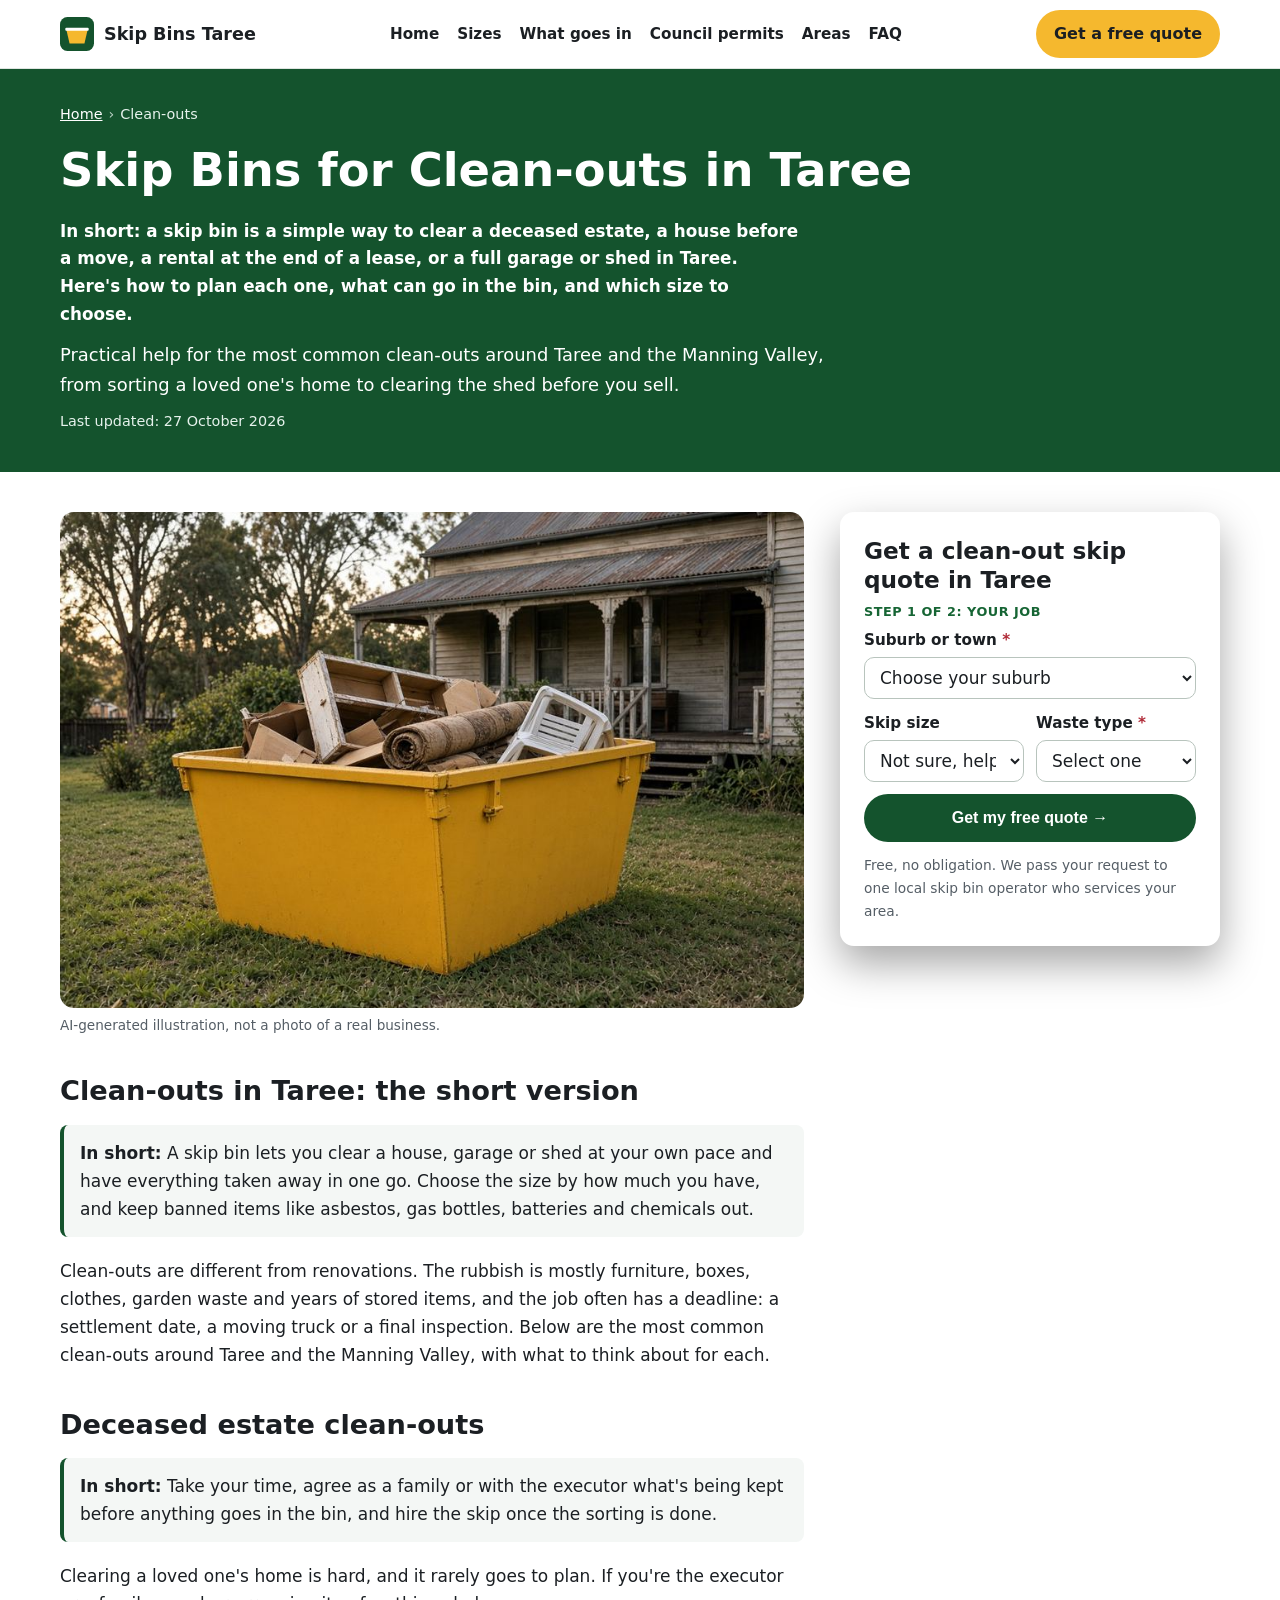
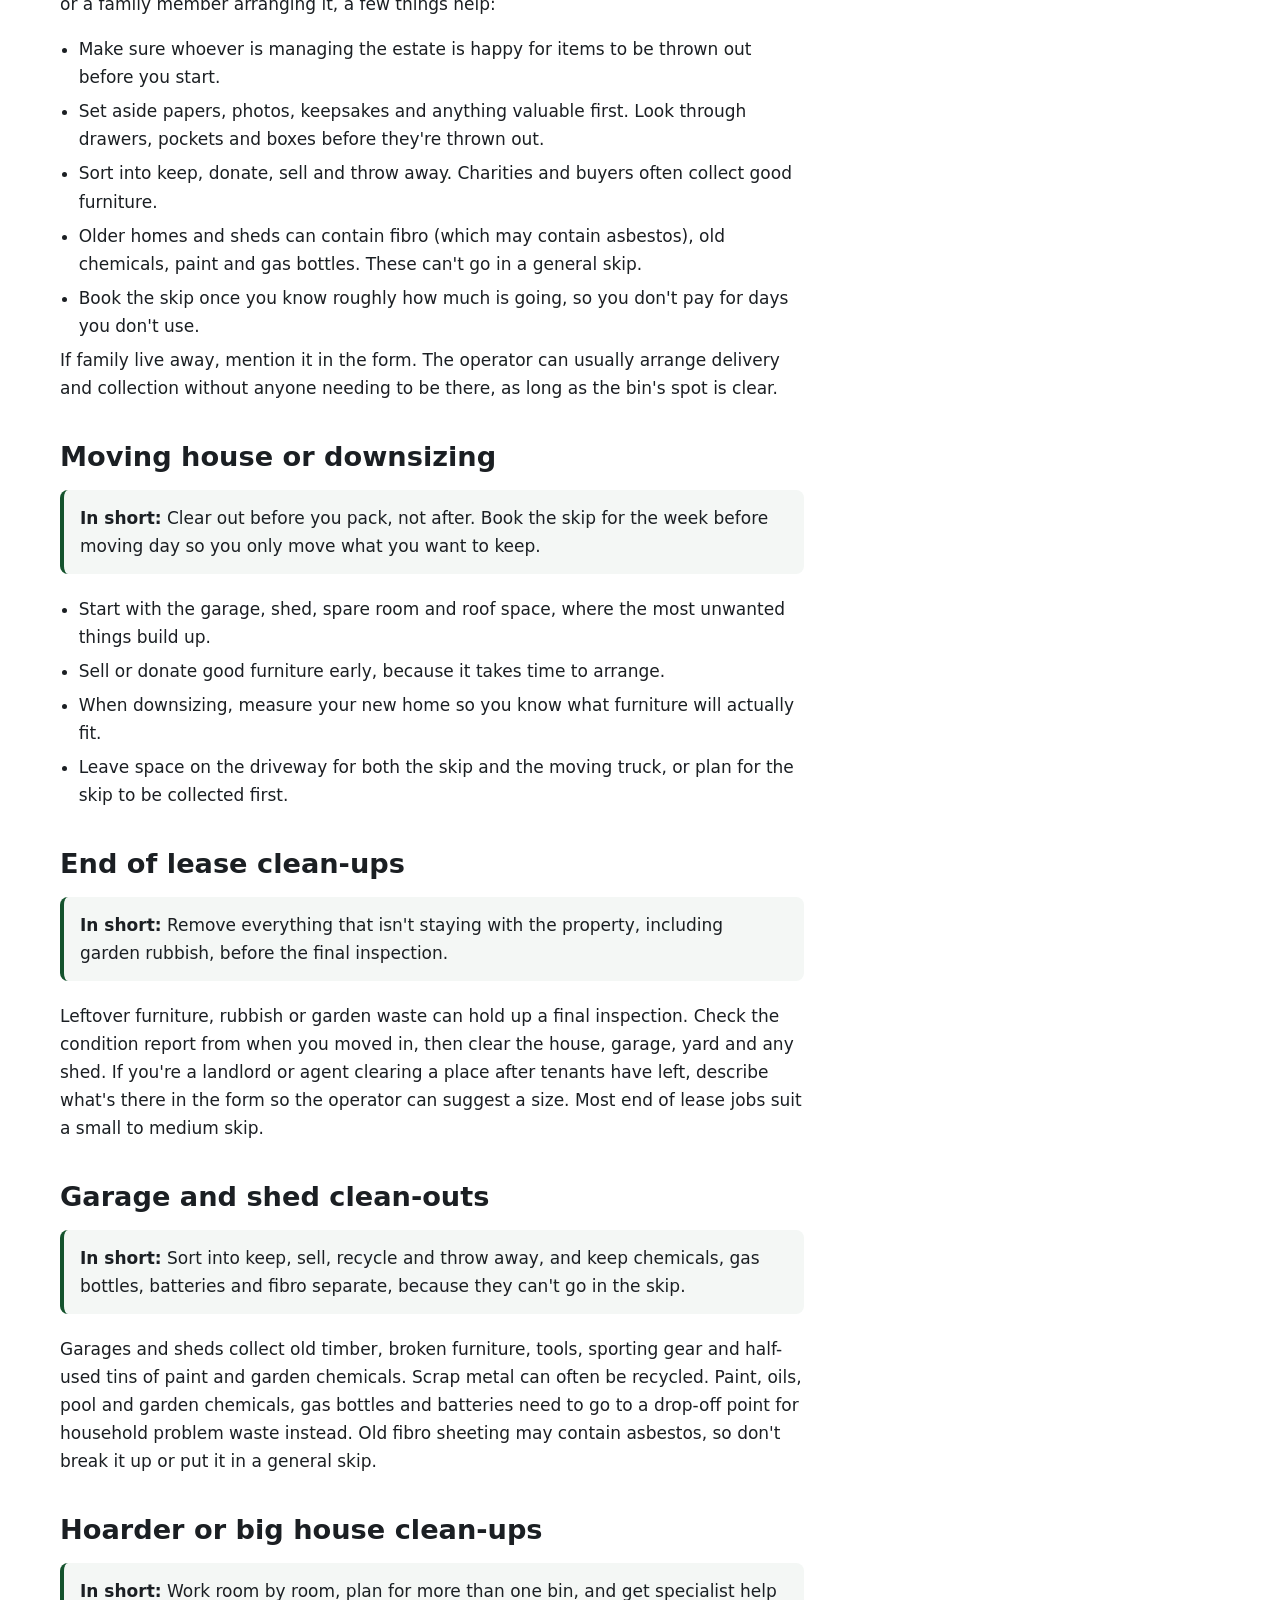
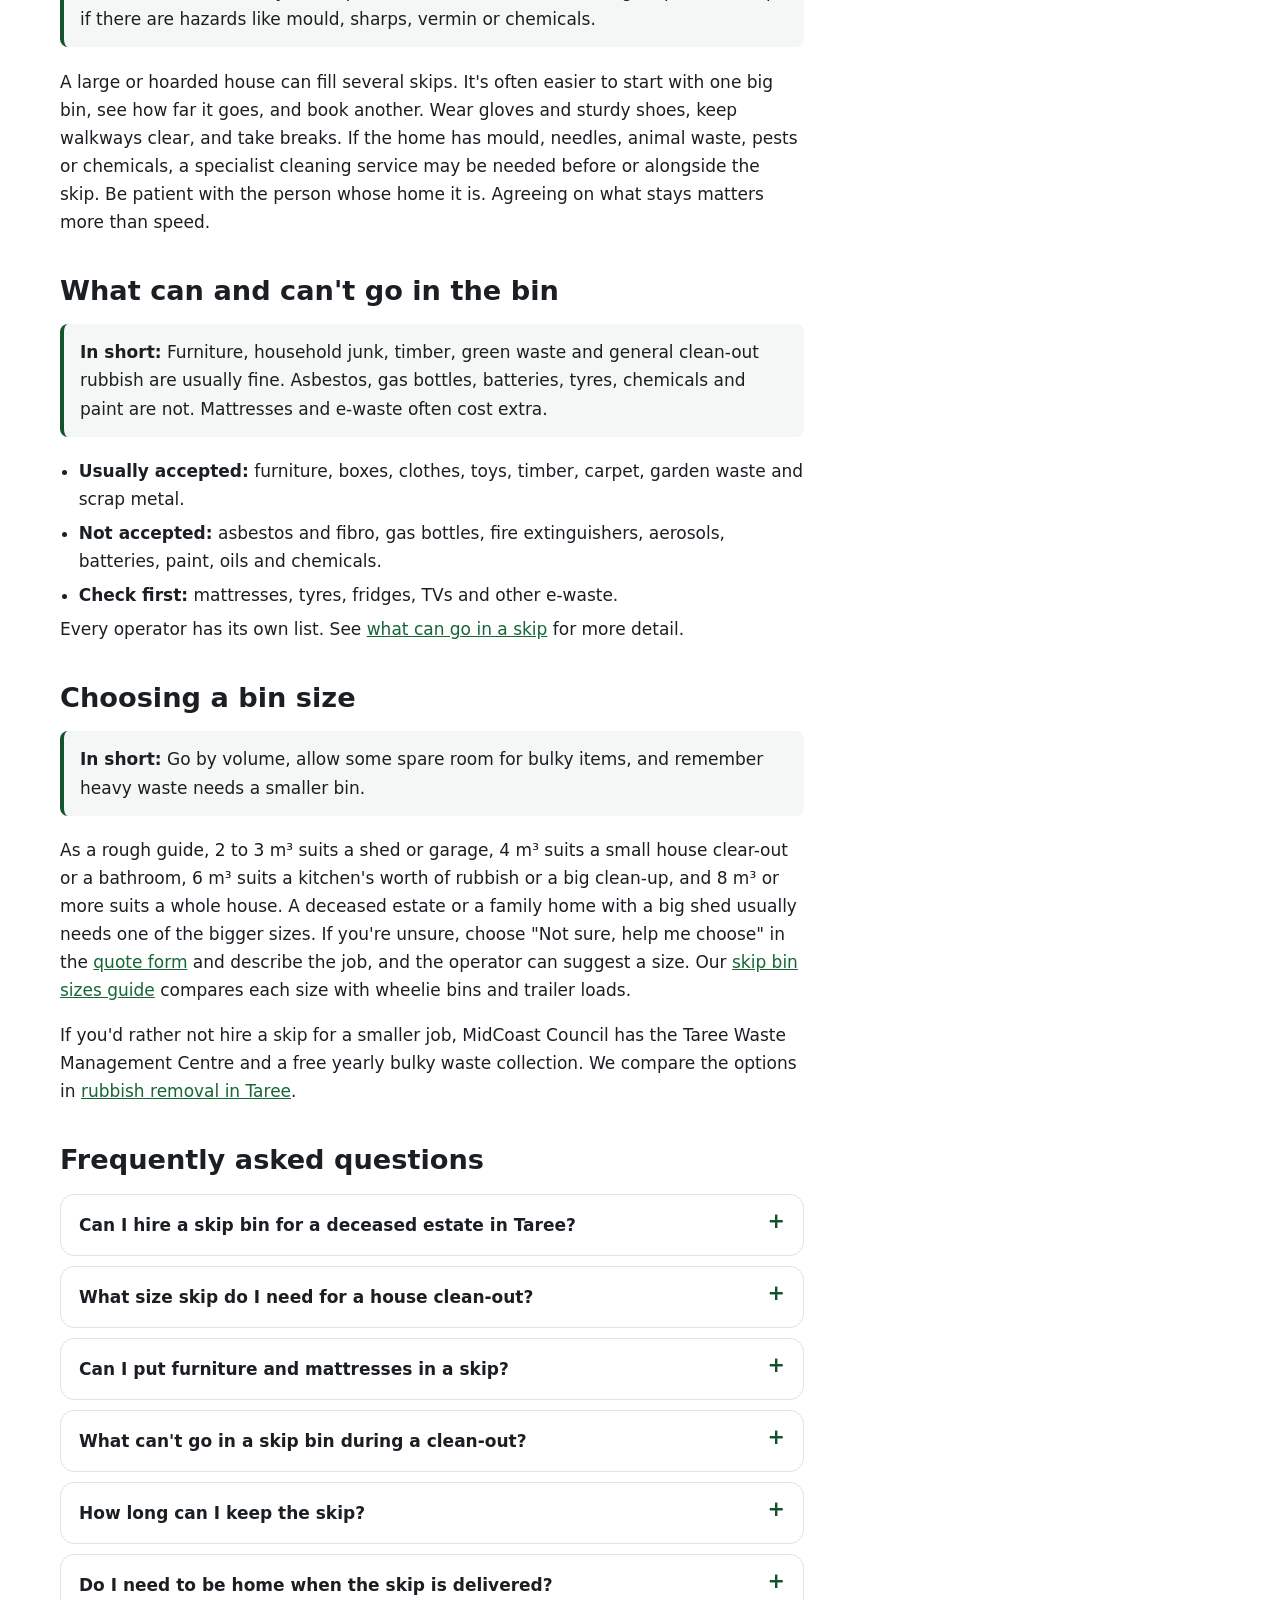
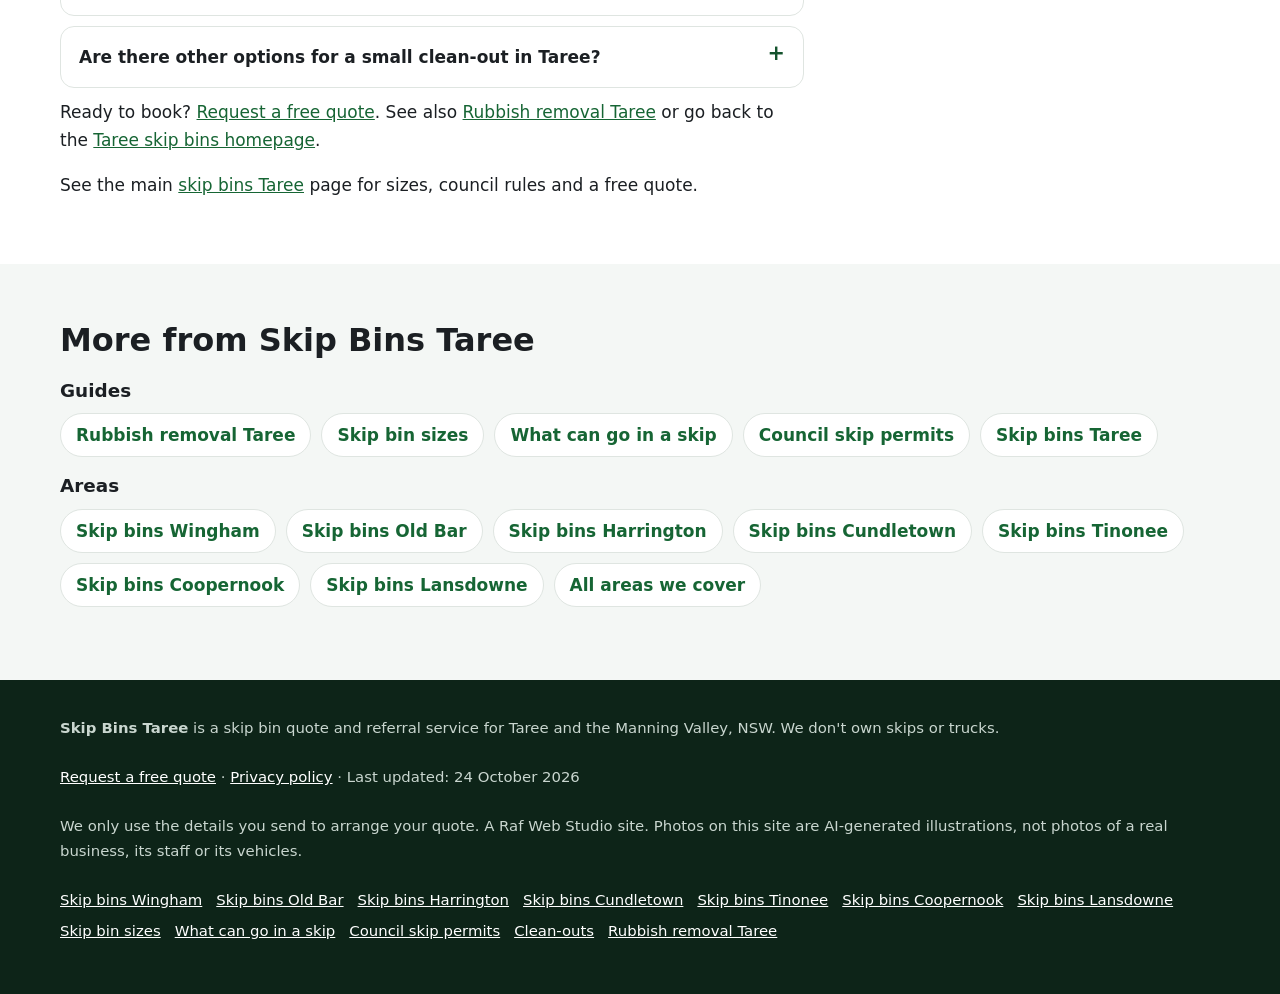
<file: clean-outs/index.html>
<!doctype html>
<html lang="en-AU">
<head>
<meta charset="utf-8">
<meta name="viewport" content="width=device-width, initial-scale=1">
<title>Skip Bins for Clean-outs in Taree | Deceased Estates, Moving &amp; Garages</title>
<meta name="description" content="Skip bins for clean-outs in Taree: deceased estates, moving house, downsizing, end of lease, garages, sheds and big house clean-ups. Sizes, what goes in, and a free quote.">
<link rel="canonical" href="https://skipbinstaree.com/clean-outs/">
<link rel="icon" href="/favicon.svg" type="image/svg+xml">
<meta name="theme-color" content="#14532d">
<meta property="og:type" content="article">
<meta property="og:locale" content="en_AU">
<meta property="og:site_name" content="Skip Bins Taree">
<meta property="og:title" content="Skip Bins for Clean-outs in Taree | Deceased Estates, Moving &amp; Garages">
<meta property="og:description" content="Skip bins for clean-outs in Taree: deceased estates, moving house, downsizing, end of lease, garages, sheds and big house clean-ups. Sizes, what goes in, and a free quote.">
<meta property="og:url" content="https://skipbinstaree.com/clean-outs/">
<meta property="og:image" content="https://skipbinstaree.com/img/card-home.jpg">
<meta name="twitter:card" content="summary_large_image">
<script>document.documentElement.classList.add('js')</script>
<link rel="stylesheet" href="/styles.css">

<!-- Google tag (gtag.js) -->
<script async src="https://www.googletagmanager.com/gtag/js?id=G-CYSBEL6EFN"></script>
<script>
  window.dataLayer = window.dataLayer || [];
  function gtag(){dataLayer.push(arguments);}
  gtag('js', new Date());
  gtag('config', 'G-CYSBEL6EFN');
</script>

<script type="application/ld+json">
{
 "@context": "https://schema.org",
 "@type": "WebPage",
 "@id": "https://skipbinstaree.com/clean-outs/#webpage",
 "url": "https://skipbinstaree.com/clean-outs/",
 "name": "Skip Bins for Clean-outs in Taree | Deceased Estates, Moving & Garages",
 "description": "Skip bins for clean-outs in Taree: deceased estates, moving house, downsizing, end of lease, garages, sheds and big house clean-ups. Sizes, what goes in, and a free quote.",
 "inLanguage": "en-AU",
 "dateModified": "2026-10-27",
 "isPartOf": {
  "@id": "https://skipbinstaree.com/#website"
 }
}
</script>
<script type="application/ld+json">
{
 "@context": "https://schema.org",
 "@type": "BreadcrumbList",
 "itemListElement": [
  {
   "@type": "ListItem",
   "position": 1,
   "name": "Home",
   "item": "https://skipbinstaree.com/"
  },
  {
   "@type": "ListItem",
   "position": 2,
   "name": "Clean-outs",
   "item": "https://skipbinstaree.com/clean-outs/"
  }
 ]
}
</script>
<script type="application/ld+json">
{
 "@context": "https://schema.org",
 "@type": "Service",
 "@id": "https://skipbinstaree.com/clean-outs/#service",
 "name": "Skip bins for clean-outs in Taree",
 "serviceType": "Skip bin hire",
 "description": "Skip bins for clean-outs in Taree: deceased estates, moving house, downsizing, end of lease, garages, sheds and big house clean-ups. Sizes, what goes in, and a free quote.",
 "url": "https://skipbinstaree.com/clean-outs/",
 "provider": {
  "@type": "Organization",
  "name": "Skip Bins Taree",
  "url": "https://skipbinstaree.com/"
 },
 "areaServed": [
  {
   "@type": "Place",
   "name": "Taree, NSW"
  }
 ]
}
</script>
<script type="application/ld+json">
{
 "@context": "https://schema.org",
 "@type": "FAQPage",
 "mainEntity": [
  {
   "@type": "Question",
   "name": "Can I hire a skip bin for a deceased estate in Taree?",
   "acceptedAnswer": {
    "@type": "Answer",
    "text": "Yes. A skip is a common way to clear a deceased estate. Agree with the executor or family what's being kept before anything goes in, and tell the operator if no one will be at the property for delivery or collection."
   }
  },
  {
   "@type": "Question",
   "name": "What size skip do I need for a house clean-out?",
   "acceptedAnswer": {
    "@type": "Answer",
    "text": "As a rough guide, 2 to 3 m³ suits a shed or garage, 4 m³ suits a small house clear-out or a bathroom, 6 m³ suits a kitchen's worth of rubbish or a big clean-up, and 8 m³ or more suits a whole house. A deceased estate or a family home with a big shed usually needs one of the bigger sizes."
   }
  },
  {
   "@type": "Question",
   "name": "Can I put furniture and mattresses in a skip?",
   "acceptedAnswer": {
    "@type": "Answer",
    "text": "Furniture is usually fine. Many operators accept mattresses for an extra fee, and some don't take them. List them in the quote form so the operator can confirm."
   }
  },
  {
   "@type": "Question",
   "name": "What can't go in a skip bin during a clean-out?",
   "acceptedAnswer": {
    "@type": "Answer",
    "text": "Asbestos and fibro, gas bottles, fire extinguishers, aerosols, batteries, tyres, paint, oils and chemicals. Fridges, TVs and other e-waste may be refused or cost extra."
   }
  },
  {
   "@type": "Question",
   "name": "How long can I keep the skip?",
   "acceptedAnswer": {
    "@type": "Answer",
    "text": "Hire periods differ between operators. Most include a set number of days and charge for extra days. Tell the operator your dates when you request a quote."
   }
  },
  {
   "@type": "Question",
   "name": "Do I need to be home when the skip is delivered?",
   "acceptedAnswer": {
    "@type": "Answer",
    "text": "Usually not, as long as the spot for the bin is clear and the operator knows exactly where to put it. Add delivery notes in the form."
   }
  },
  {
   "@type": "Question",
   "name": "Are there other options for a small clean-out in Taree?",
   "acceptedAnswer": {
    "@type": "Answer",
    "text": "For a load or two, taking it to the Taree Waste Management Centre yourself or booking MidCoast Council's yearly bulky waste collection may be enough. Our rubbish removal guide compares the options."
   }
  }
 ]
}
</script>
</head>
<body>
<a class="skip-link" href="#main">Skip to content</a>

<header class="site-header">
  <div class="wrap">
    <a class="brand" href="/" aria-label="Skip Bins Taree home">
      <svg viewBox="0 0 64 64" aria-hidden="true"><rect width="64" height="64" rx="14" fill="#14532d"/><path d="M12 24h40l-6 26H18z" fill="#f5b82e"/><rect x="10" y="20" width="44" height="6" rx="2" fill="#fff"/></svg>
      Skip Bins Taree
    </a>
    <nav class="nav" aria-label="Main">
      <a href="/">Home</a>
      <a href="/skip-bin-sizes/">Sizes</a>
      <a href="/what-can-go-in-a-skip/">What goes in</a>
      <a href="/skip-bin-council-permit/">Council permits</a>
      <a href="/#areas">Areas</a>
      <a href="/#faq">FAQ</a>
    </nav>
    <a class="btn btn-call header-call" href="#quote">Get a free quote</a>
  </div>
</header>

<main id="main">
<section class="page-hero" aria-labelledby="h1">
  <div class="wrap">
    <nav class="crumbs" aria-label="Breadcrumb"><ol><li><a href="https://skipbinstaree.com/">Home</a></li><li aria-current="page">Clean-outs</li></ol></nav>
    <h1 id="h1">Skip Bins for Clean-outs in Taree</h1>
    <p class="summary">In short: a skip bin is a simple way to clear a deceased estate, a house before a move, a rental at the end of a lease, or a full garage or shed in Taree. Here&#x27;s how to plan each one, what can go in the bin, and which size to choose.</p>
    <p class="lead">Practical help for the most common clean-outs around Taree and the Manning Valley, from sorting a loved one&#x27;s home to clearing the shed before you sell.</p>
    <p class="updated">Last updated: 27 October 2026</p>
  </div>
</section>
<div class="wrap page-grid">
  <article class="page-body">
<figure><img src="/img/card-home.jpg" width="900" height="600" style="aspect-ratio:3/2;object-fit:cover" alt="Illustration of a yellow skip bin outside a weatherboard home during a household clean-out" decoding="async"><figcaption>AI-generated illustration, not a photo of a real business.</figcaption></figure>
<h2>Clean-outs in Taree: the short version</h2>
<p class="callout"><strong>In short:</strong> A skip bin lets you clear a house, garage or shed at your own pace and have everything taken away in one go. Choose the size by how much you have, and keep banned items like asbestos, gas bottles, batteries and chemicals out.</p><p>Clean-outs are different from renovations. The rubbish is mostly furniture, boxes, clothes, garden waste and years of stored items, and the job often has a deadline: a settlement date, a moving truck or a final inspection. Below are the most common clean-outs around Taree and the Manning Valley, with what to think about for each.</p>
<h2>Deceased estate clean-outs</h2>
<p class="callout"><strong>In short:</strong> Take your time, agree as a family or with the executor what's being kept before anything goes in the bin, and hire the skip once the sorting is done.</p><p>Clearing a loved one's home is hard, and it rarely goes to plan. If you're the executor or a family member arranging it, a few things help:</p><ul class="clean"><li>Make sure whoever is managing the estate is happy for items to be thrown out before you start.</li><li>Set aside papers, photos, keepsakes and anything valuable first. Look through drawers, pockets and boxes before they're thrown out.</li><li>Sort into keep, donate, sell and throw away. Charities and buyers often collect good furniture.</li><li>Older homes and sheds can contain fibro (which may contain asbestos), old chemicals, paint and gas bottles. These can't go in a general skip.</li><li>Book the skip once you know roughly how much is going, so you don't pay for days you don't use.</li></ul><p>If family live away, mention it in the form. The operator can usually arrange delivery and collection without anyone needing to be there, as long as the bin's spot is clear.</p>
<h2>Moving house or downsizing</h2>
<p class="callout"><strong>In short:</strong> Clear out before you pack, not after. Book the skip for the week before moving day so you only move what you want to keep.</p><ul class="clean"><li>Start with the garage, shed, spare room and roof space, where the most unwanted things build up.</li><li>Sell or donate good furniture early, because it takes time to arrange.</li><li>When downsizing, measure your new home so you know what furniture will actually fit.</li><li>Leave space on the driveway for both the skip and the moving truck, or plan for the skip to be collected first.</li></ul>
<h2>End of lease clean-ups</h2>
<p class="callout"><strong>In short:</strong> Remove everything that isn't staying with the property, including garden rubbish, before the final inspection.</p><p>Leftover furniture, rubbish or garden waste can hold up a final inspection. Check the condition report from when you moved in, then clear the house, garage, yard and any shed. If you're a landlord or agent clearing a place after tenants have left, describe what's there in the form so the operator can suggest a size. Most end of lease jobs suit a small to medium skip.</p>
<h2>Garage and shed clean-outs</h2>
<p class="callout"><strong>In short:</strong> Sort into keep, sell, recycle and throw away, and keep chemicals, gas bottles, batteries and fibro separate, because they can't go in the skip.</p><p>Garages and sheds collect old timber, broken furniture, tools, sporting gear and half-used tins of paint and garden chemicals. Scrap metal can often be recycled. Paint, oils, pool and garden chemicals, gas bottles and batteries need to go to a drop-off point for household problem waste instead. Old fibro sheeting may contain asbestos, so don't break it up or put it in a general skip.</p>
<h2>Hoarder or big house clean-ups</h2>
<p class="callout"><strong>In short:</strong> Work room by room, plan for more than one bin, and get specialist help if there are hazards like mould, sharps, vermin or chemicals.</p><p>A large or hoarded house can fill several skips. It's often easier to start with one big bin, see how far it goes, and book another. Wear gloves and sturdy shoes, keep walkways clear, and take breaks. If the home has mould, needles, animal waste, pests or chemicals, a specialist cleaning service may be needed before or alongside the skip. Be patient with the person whose home it is. Agreeing on what stays matters more than speed.</p>
<h2>What can and can&#x27;t go in the bin</h2>
<p class="callout"><strong>In short:</strong> Furniture, household junk, timber, green waste and general clean-out rubbish are usually fine. Asbestos, gas bottles, batteries, tyres, chemicals and paint are not. Mattresses and e-waste often cost extra.</p><ul class="clean"><li><strong>Usually accepted:</strong> furniture, boxes, clothes, toys, timber, carpet, garden waste and scrap metal.</li><li><strong>Not accepted:</strong> asbestos and fibro, gas bottles, fire extinguishers, aerosols, batteries, paint, oils and chemicals.</li><li><strong>Check first:</strong> mattresses, tyres, fridges, TVs and other e-waste.</li></ul><p>Every operator has its own list. See <a href="/what-can-go-in-a-skip/">what can go in a skip</a> for more detail.</p>
<h2>Choosing a bin size</h2>
<p class="callout"><strong>In short:</strong> Go by volume, allow some spare room for bulky items, and remember heavy waste needs a smaller bin.</p><p>As a rough guide, 2 to 3 m³ suits a shed or garage, 4 m³ suits a small house clear-out or a bathroom, 6 m³ suits a kitchen's worth of rubbish or a big clean-up, and 8 m³ or more suits a whole house. A deceased estate or a family home with a big shed usually needs one of the bigger sizes. If you're unsure, choose "Not sure, help me choose" in the <a href="#quote">quote form</a> and describe the job, and the operator can suggest a size. Our <a href="/skip-bin-sizes/">skip bin sizes guide</a> compares each size with wheelie bins and trailer loads.</p><p>If you'd rather not hire a skip for a smaller job, MidCoast Council has the Taree Waste Management Centre and a free yearly bulky waste collection. We compare the options in <a href="/rubbish-removal-taree/">rubbish removal in Taree</a>.</p>
<h2 id="faq-h">Frequently asked questions</h2>
<details><summary>Can I hire a skip bin for a deceased estate in Taree?</summary><p>Yes. A skip is a common way to clear a deceased estate. Agree with the executor or family what&#x27;s being kept before anything goes in, and tell the operator if no one will be at the property for delivery or collection.</p></details><details><summary>What size skip do I need for a house clean-out?</summary><p>As a rough guide, 2 to 3 m³ suits a shed or garage, 4 m³ suits a small house clear-out or a bathroom, 6 m³ suits a kitchen&#x27;s worth of rubbish or a big clean-up, and 8 m³ or more suits a whole house. A deceased estate or a family home with a big shed usually needs one of the bigger sizes.</p></details><details><summary>Can I put furniture and mattresses in a skip?</summary><p>Furniture is usually fine. Many operators accept mattresses for an extra fee, and some don&#x27;t take them. List them in the quote form so the operator can confirm.</p></details><details><summary>What can&#x27;t go in a skip bin during a clean-out?</summary><p>Asbestos and fibro, gas bottles, fire extinguishers, aerosols, batteries, tyres, paint, oils and chemicals. Fridges, TVs and other e-waste may be refused or cost extra.</p></details><details><summary>How long can I keep the skip?</summary><p>Hire periods differ between operators. Most include a set number of days and charge for extra days. Tell the operator your dates when you request a quote.</p></details><details><summary>Do I need to be home when the skip is delivered?</summary><p>Usually not, as long as the spot for the bin is clear and the operator knows exactly where to put it. Add delivery notes in the form.</p></details><details><summary>Are there other options for a small clean-out in Taree?</summary><p>For a load or two, taking it to the Taree Waste Management Centre yourself or booking MidCoast Council&#x27;s yearly bulky waste collection may be enough. Our rubbish removal guide compares the options.</p></details>
<p>Ready to book? <a href="#quote">Request a free quote</a>. See also <a href="/rubbish-removal-taree/">Rubbish removal Taree</a> or go back to the <a href="/">Taree skip bins homepage</a>.</p>

<p class="home-link">See the main <a href="/">skip bins Taree</a> page for sizes, council rules and a free quote.</p>
  </article>
  <aside class="page-aside">
    <div class="hero-form-card" id="quote">
      <h2 id="quote-h">Get a clean-out skip quote in Taree</h2>
      <form class="quote-form two-step" id="quote-form" action="https://formsubmit.co/95bd9bc987959fdb3b12eddf2388cf85" method="post" novalidate>
        <input type="hidden" name="_subject" value="New quote request – skipbinstaree.com">
        <input type="hidden" name="_captcha" value="true">
        <input type="hidden" name="_template" value="table">
        <input type="hidden" name="_next" value="https://skipbinstaree.com/thanks.html">
        <input type="hidden" name="_autoresponse" value="Thanks for your skip bin request. We&#x27;ve received it and are passing it to a local operator, who&#x27;ll be in touch shortly with availability and a price.">
        <input type="text" name="_honey" style="display:none" tabindex="-1" autocomplete="off" aria-hidden="true">
        <input type="hidden" name="source" value="skipbinstaree.com">
        <input type="hidden" name="page" value="/clean-outs/">
        <fieldset class="step step-1">
          <legend class="step-label">Step 1 of 2: your job</legend>
          <div class="full"><label for="suburb">Suburb or town <span class="req" aria-hidden="true">*</span></label>
            <select id="suburb" name="suburb" required><option value="">Choose your suburb</option><option>Taree</option><option>Taree South</option><option>Cundletown</option><option>Purfleet</option><option>Tinonee</option><option>Wingham</option><option>Old Bar</option><option>Wallabi Point</option><option>Manning Point</option><option>Harrington</option><option>Crowdy Head</option><option>Coopernook</option><option>Lansdowne</option><option>Krambach</option><option>Croki</option><option>Mitchells Island</option><option>Oxley Island</option><option>Johns River</option><option value="Other">Other (tell us below)</option></select></div>
          <div class="full other-wrap"><label for="suburb_other">Other suburb or town</label><input id="suburb_other" name="suburb_other" type="text" autocomplete="address-level2"></div>
          <div><label for="size">Skip size</label>
            <select id="size" name="skip_size"><option value="Not sure">Not sure, help me choose</option><option>Skip bag (about 1 m³)</option><option>2 m³</option><option>3 m³</option><option>4 m³</option><option>6 m³</option><option>8 m³</option><option>9 m³</option><option>10–12 m³</option><option>Larger / hook-lift</option></select></div>
          <div><label for="waste">Waste type <span class="req" aria-hidden="true">*</span></label>
            <select id="waste" name="waste_type" required><option value="">Select one</option><option>General household</option><option>Green waste</option><option>Mixed renovation / building</option><option>Soil, concrete or bricks</option><option>Mixed, not sure</option><option>May contain asbestos</option></select></div>
          <div class="full js-only"><button class="btn btn-primary btn-block" type="button" id="to-step-2">Get my free quote →</button></div>
          <p class="microcopy full">Free, no obligation. We pass your request to one local skip bin operator who services your area.</p>
          <p class="form-error full" id="step1-error" role="alert" hidden>Please choose your suburb and waste type.</p>
        </fieldset>
        <fieldset class="step step-2" id="step-2">
          <legend class="step-label">Step 2 of 2: your details</legend>
          <div><label for="name">Name <span class="req" aria-hidden="true">*</span></label><input id="name" name="name" type="text" autocomplete="name" required></div>
          <div><label for="phone">Phone <span class="req" aria-hidden="true">*</span></label><input id="phone" name="phone" type="tel" autocomplete="tel" inputmode="tel" required></div>
          <div><label for="email">Email</label><input id="email" name="email" type="email" autocomplete="email"></div>
          <div><label for="date">Delivery date</label><input id="date" name="preferred_date" type="date"></div>
          <div class="full"><label for="message">Anything else?</label><textarea id="message" name="message" rows="2" placeholder="e.g. flood clean-up, bin on the driveway, steep block in Wingham, 7 days"></textarea></div>
          <p class="consent full">By sending this form you agree we can share your details with one local skip bin operator so they can quote for your job. See our <a href="/privacy.html">privacy policy</a>.</p>
          <div class="full step2-actions"><button class="btn btn-primary" type="submit">Send my quote request</button><button class="btn-link js-only" type="button" id="back-1">← Back</button></div>
        </fieldset>
      </form>
    </div>
  </aside>
</div>
<section class="alt" aria-labelledby="more-h">
  <div class="wrap">
    <h2 id="more-h">More from Skip Bins Taree</h2>
    <h3>Guides</h3>
    <ul class="link-list"><li><a href="/rubbish-removal-taree/">Rubbish removal Taree</a></li><li><a href="/skip-bin-sizes/">Skip bin sizes</a></li><li><a href="/what-can-go-in-a-skip/">What can go in a skip</a></li><li><a href="/skip-bin-council-permit/">Council skip permits</a></li><li><a href="/">Skip bins Taree</a></li></ul>
    <h3>Areas</h3>
    <ul class="link-list"><li><a href="/skip-bins-wingham/">Skip bins Wingham</a></li><li><a href="/skip-bins-old-bar/">Skip bins Old Bar</a></li><li><a href="/skip-bins-harrington/">Skip bins Harrington</a></li><li><a href="/skip-bins-cundletown/">Skip bins Cundletown</a></li><li><a href="/skip-bins-tinonee/">Skip bins Tinonee</a></li><li><a href="/skip-bins-coopernook/">Skip bins Coopernook</a></li><li><a href="/skip-bins-lansdowne/">Skip bins Lansdowne</a></li><li><a href="/#areas">All areas we cover</a></li></ul>
  </div>
</section>
</main>

<footer class="site-footer">
  <div class="wrap">
    <p><strong>Skip Bins Taree</strong> is a skip bin quote and referral service for Taree and the Manning Valley, NSW. We don't own skips or trucks.</p>
    <p><a href="#quote">Request a free quote</a> · <a href="/privacy.html">Privacy policy</a> · Last updated: 24 October 2026</p>
    <p>We only use the details you send to arrange your quote. A Raf Web Studio site. Photos on this site are AI-generated illustrations, not photos of a real business, its staff or its vehicles.</p>
    <p class="footer-links"><a href="/skip-bins-wingham/">Skip bins Wingham</a> <a href="/skip-bins-old-bar/">Skip bins Old Bar</a> <a href="/skip-bins-harrington/">Skip bins Harrington</a> <a href="/skip-bins-cundletown/">Skip bins Cundletown</a> <a href="/skip-bins-tinonee/">Skip bins Tinonee</a> <a href="/skip-bins-coopernook/">Skip bins Coopernook</a> <a href="/skip-bins-lansdowne/">Skip bins Lansdowne</a> <a href="/skip-bin-sizes/">Skip bin sizes</a> <a href="/what-can-go-in-a-skip/">What can go in a skip</a> <a href="/skip-bin-council-permit/">Council skip permits</a> <a href="/clean-outs/">Clean-outs</a> <a href="/rubbish-removal-taree/">Rubbish removal Taree</a></p>
  </div>
</footer>

<div class="mobile-call" aria-label="Quick contact">
  <a class="btn btn-call" href="#quote">Get a free quote</a>
</div>
<script src="/form.js" defer></script>
</body>
</html>
</file>
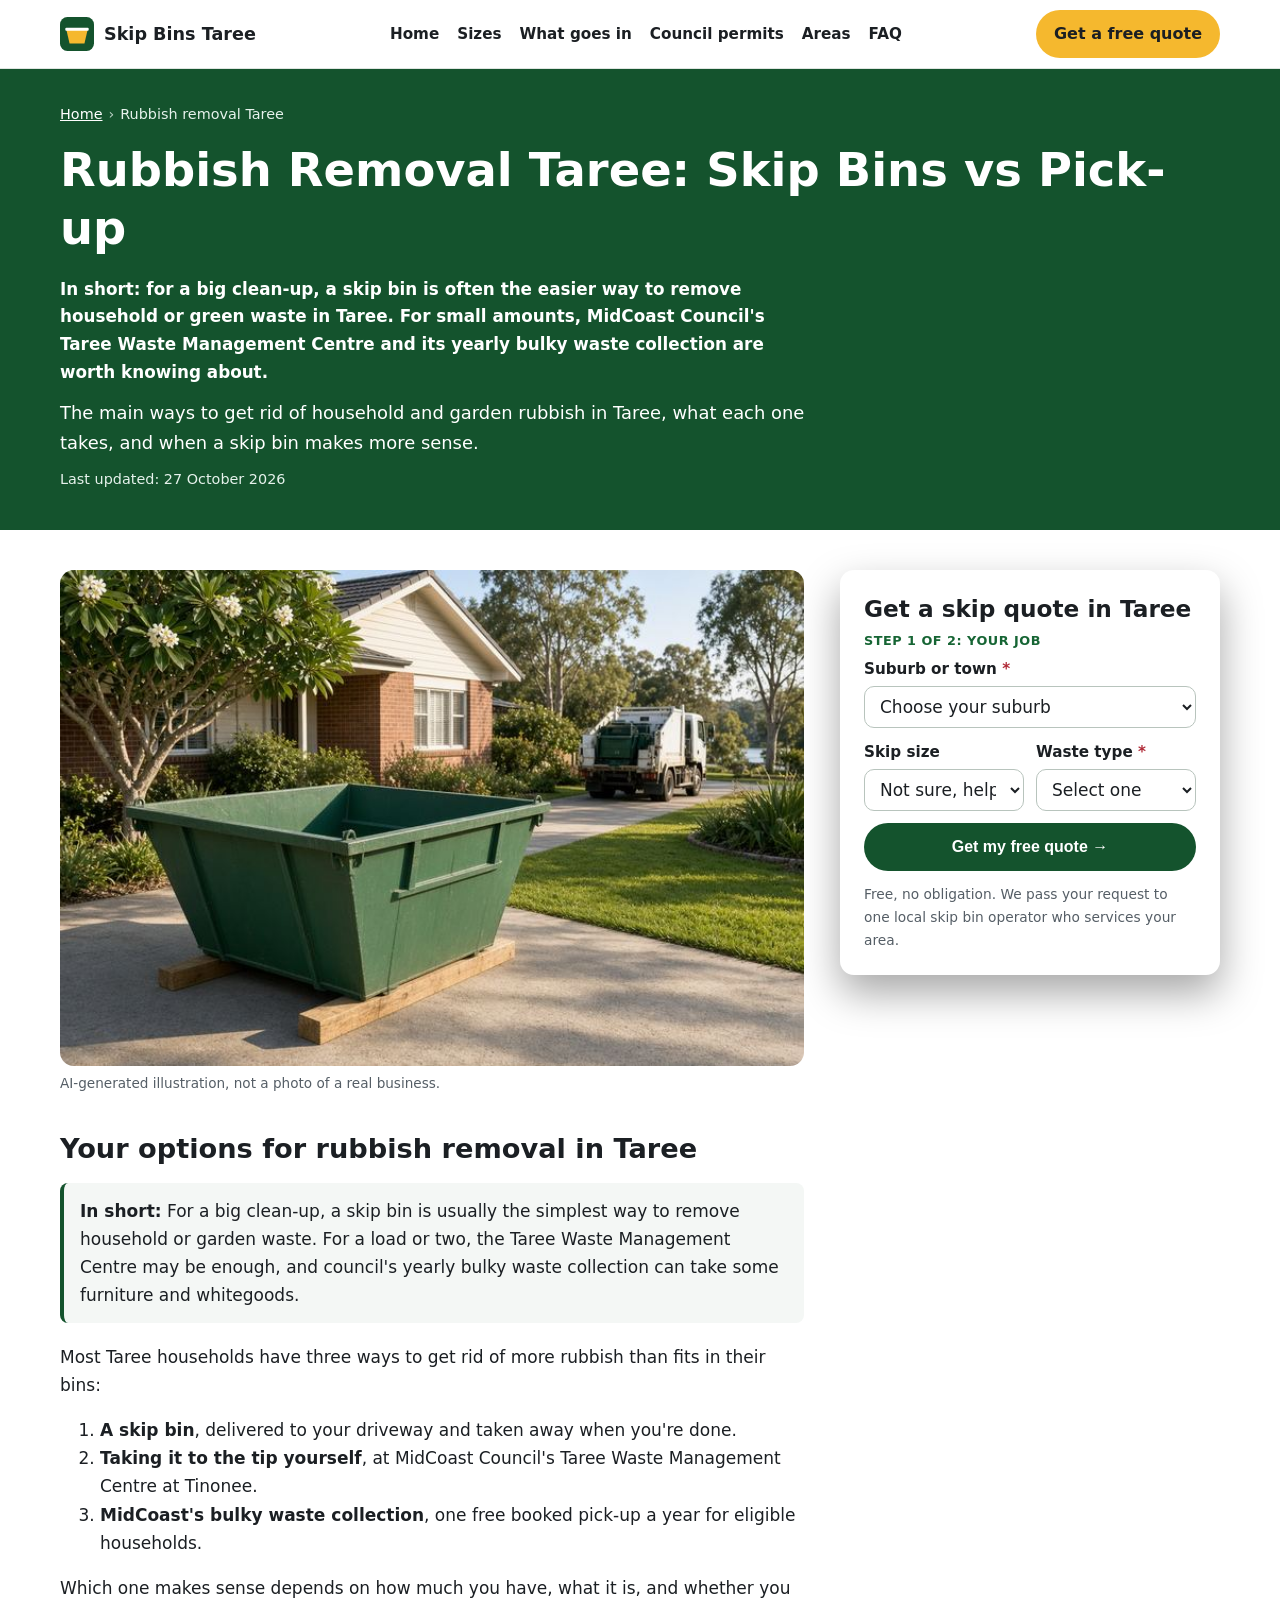
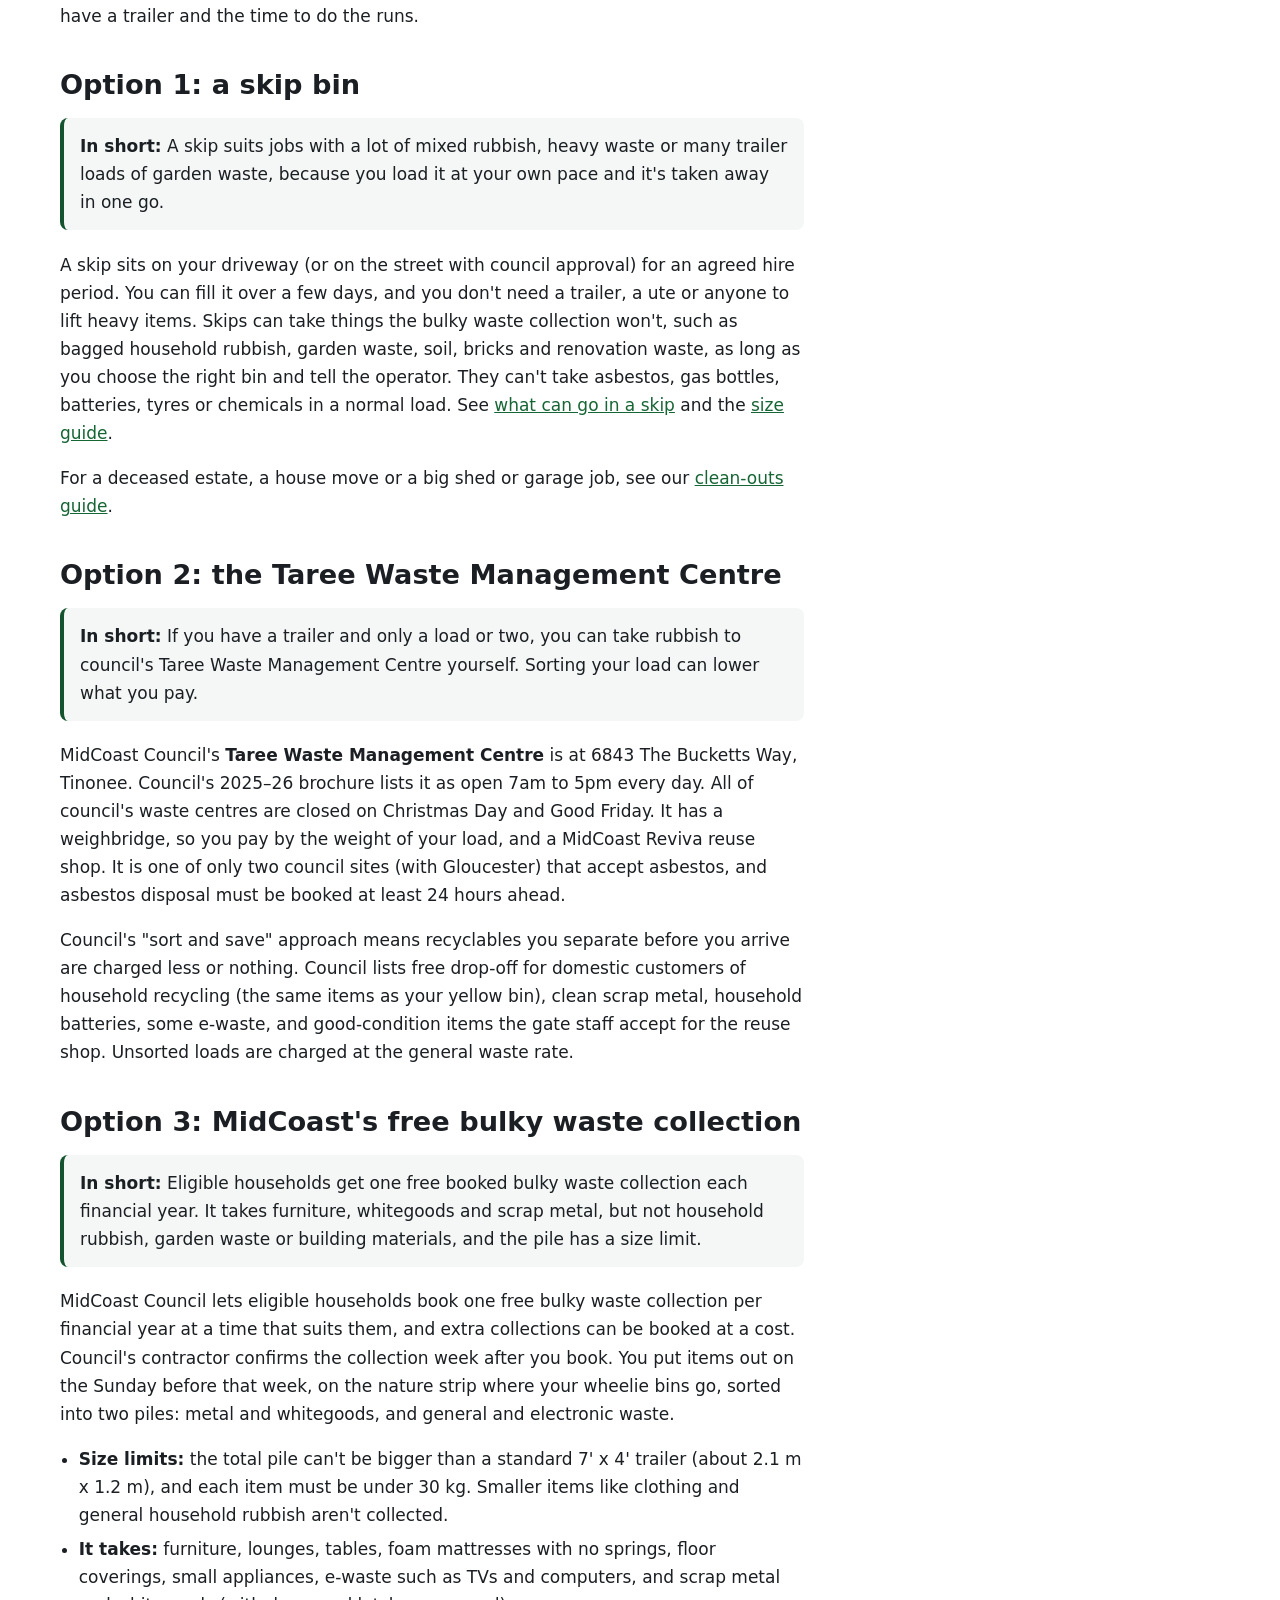
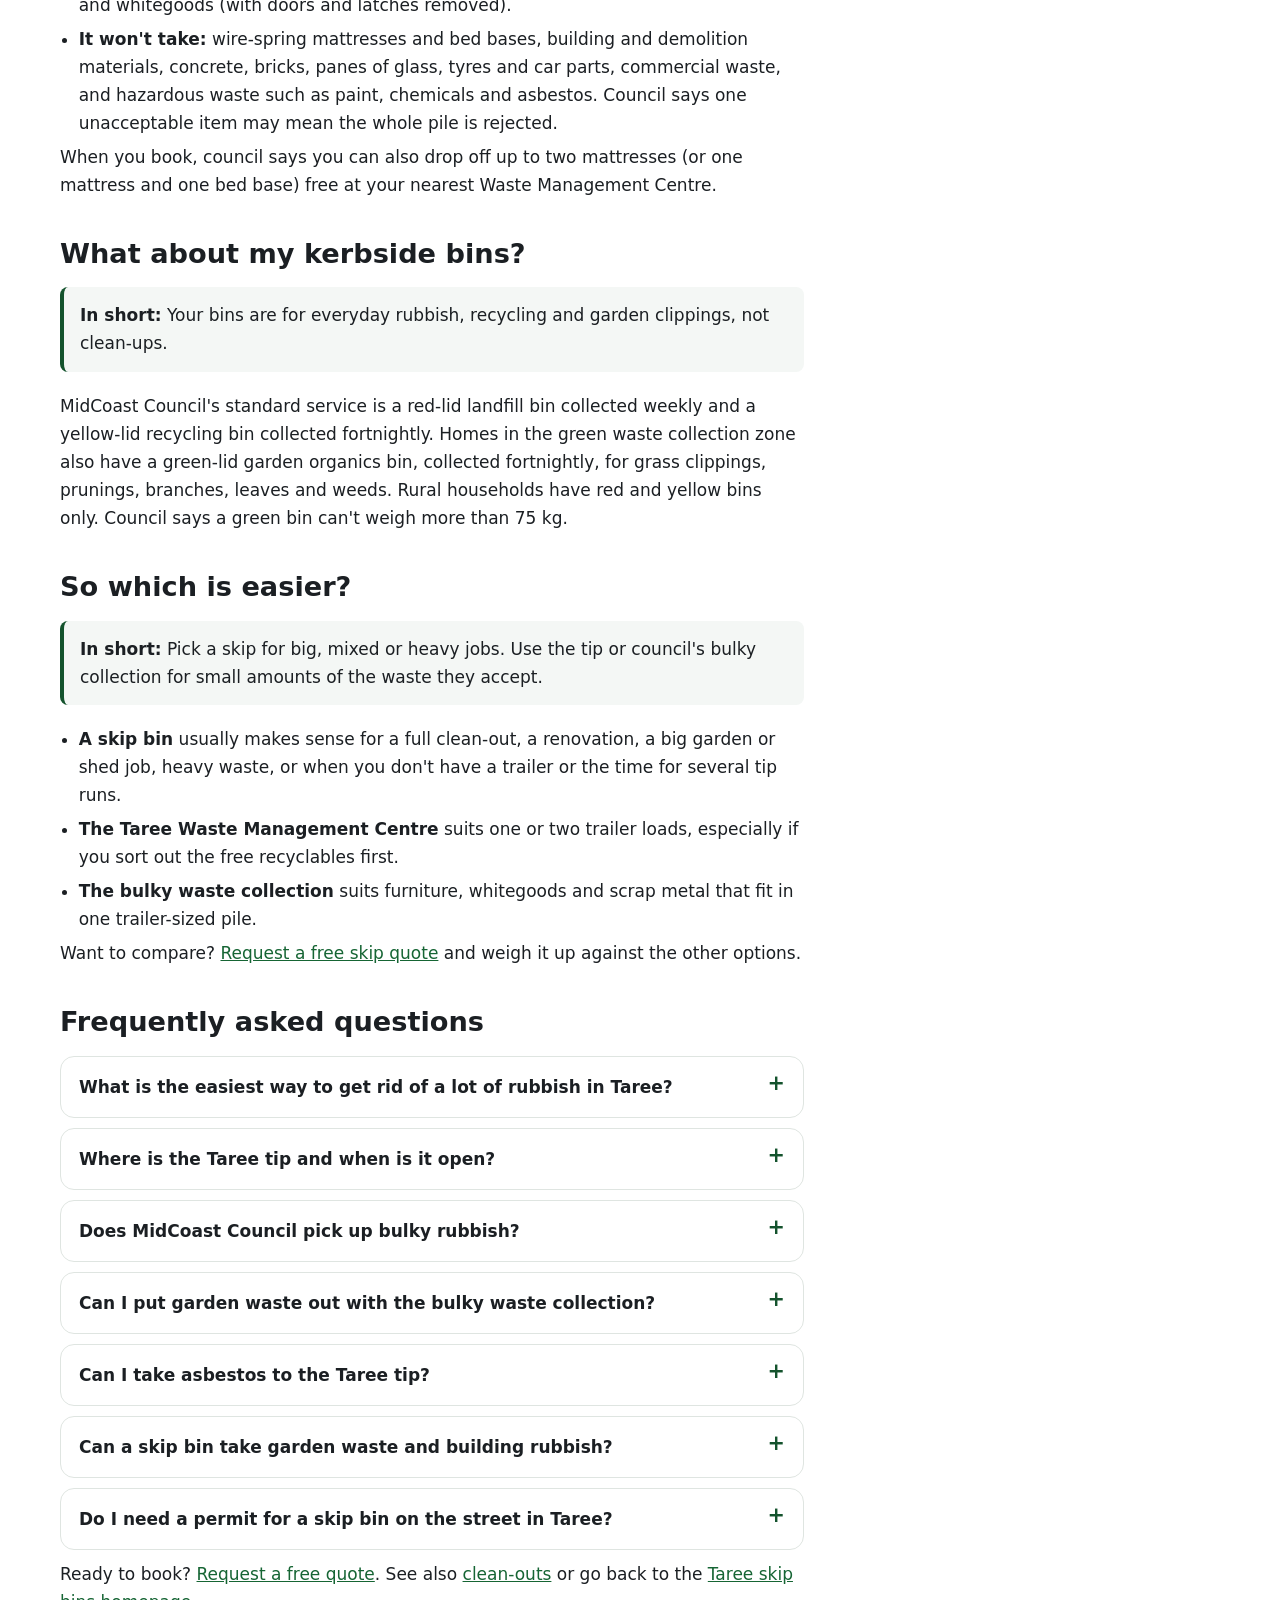
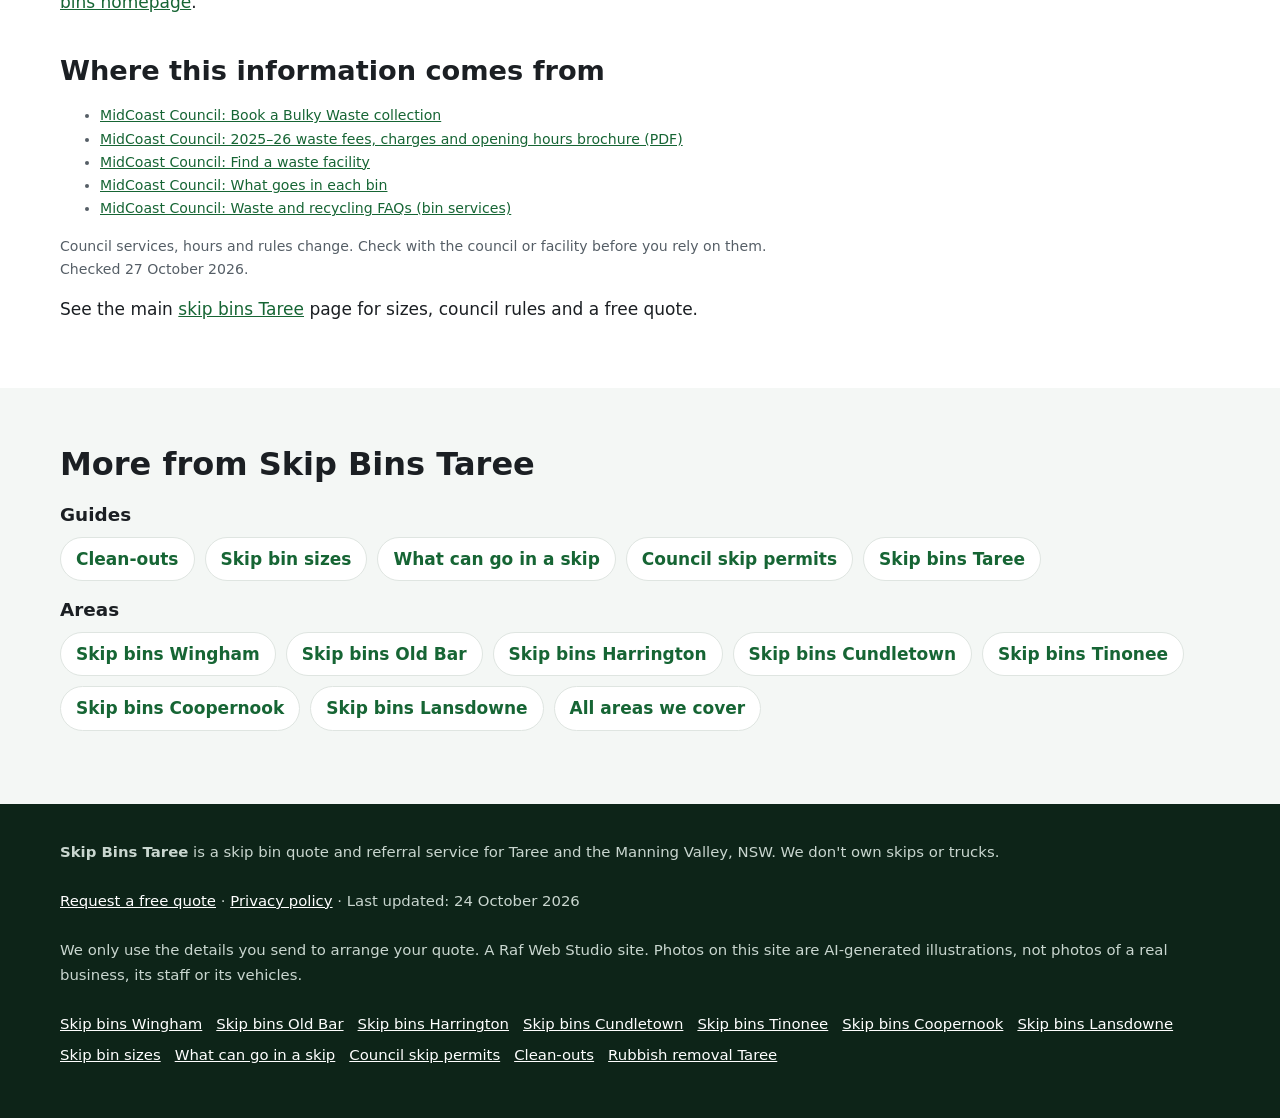
<file: rubbish-removal-taree/index.html>
<!doctype html>
<html lang="en-AU">
<head>
<meta charset="utf-8">
<meta name="viewport" content="width=device-width, initial-scale=1">
<title>Rubbish Removal Taree: Skip Bins vs Pick-up</title>
<meta name="description" content="Rubbish removal in Taree: compare a skip bin with the local tip and MidCoast Council&#x27;s services, with what each one accepts. Free skip quote.">
<link rel="canonical" href="https://skipbinstaree.com/rubbish-removal-taree/">
<link rel="icon" href="/favicon.svg" type="image/svg+xml">
<meta name="theme-color" content="#14532d">
<meta property="og:type" content="article">
<meta property="og:locale" content="en_AU">
<meta property="og:site_name" content="Skip Bins Taree">
<meta property="og:title" content="Rubbish Removal Taree: Skip Bins vs Pick-up">
<meta property="og:description" content="Rubbish removal in Taree: compare a skip bin with the local tip and MidCoast Council&#x27;s services, with what each one accepts. Free skip quote.">
<meta property="og:url" content="https://skipbinstaree.com/rubbish-removal-taree/">
<meta property="og:image" content="https://skipbinstaree.com/img/step3.jpg">
<meta name="twitter:card" content="summary_large_image">
<script>document.documentElement.classList.add('js')</script>
<link rel="stylesheet" href="/styles.css">

<!-- Google tag (gtag.js) -->
<script async src="https://www.googletagmanager.com/gtag/js?id=G-CYSBEL6EFN"></script>
<script>
  window.dataLayer = window.dataLayer || [];
  function gtag(){dataLayer.push(arguments);}
  gtag('js', new Date());
  gtag('config', 'G-CYSBEL6EFN');
</script>

<script type="application/ld+json">
{
 "@context": "https://schema.org",
 "@type": "WebPage",
 "@id": "https://skipbinstaree.com/rubbish-removal-taree/#webpage",
 "url": "https://skipbinstaree.com/rubbish-removal-taree/",
 "name": "Rubbish Removal Taree: Skip Bins vs Pick-up",
 "description": "Rubbish removal in Taree: compare a skip bin with the local tip and MidCoast Council's services, with what each one accepts. Free skip quote.",
 "inLanguage": "en-AU",
 "dateModified": "2026-10-27",
 "isPartOf": {
  "@id": "https://skipbinstaree.com/#website"
 }
}
</script>
<script type="application/ld+json">
{
 "@context": "https://schema.org",
 "@type": "BreadcrumbList",
 "itemListElement": [
  {
   "@type": "ListItem",
   "position": 1,
   "name": "Home",
   "item": "https://skipbinstaree.com/"
  },
  {
   "@type": "ListItem",
   "position": 2,
   "name": "Rubbish removal Taree",
   "item": "https://skipbinstaree.com/rubbish-removal-taree/"
  }
 ]
}
</script>
<script type="application/ld+json">
{
 "@context": "https://schema.org",
 "@type": "Service",
 "@id": "https://skipbinstaree.com/rubbish-removal-taree/#service",
 "name": "Rubbish removal skip bin quotes in Taree",
 "serviceType": "Skip bin hire",
 "description": "Rubbish removal in Taree: compare a skip bin with the local tip and MidCoast Council's services, with what each one accepts. Free skip quote.",
 "url": "https://skipbinstaree.com/rubbish-removal-taree/",
 "provider": {
  "@type": "Organization",
  "name": "Skip Bins Taree",
  "url": "https://skipbinstaree.com/"
 },
 "areaServed": [
  {
   "@type": "Place",
   "name": "Taree, NSW"
  }
 ]
}
</script>
<script type="application/ld+json">
{
 "@context": "https://schema.org",
 "@type": "FAQPage",
 "mainEntity": [
  {
   "@type": "Question",
   "name": "What is the easiest way to get rid of a lot of rubbish in Taree?",
   "acceptedAnswer": {
    "@type": "Answer",
    "text": "It depends on how much you have and what it is. For one or two loads, a trailer run to the Taree Waste Management Centre at Tinonee, with your recyclables sorted out first, may be enough. For a big clean-out, heavy waste or many loads, a skip bin is often the easier option, because you load it at your own pace and it's taken away in one trip."
   }
  },
  {
   "@type": "Question",
   "name": "Where is the Taree tip and when is it open?",
   "acceptedAnswer": {
    "@type": "Answer",
    "text": "MidCoast Council's Taree Waste Management Centre is at 6843 The Bucketts Way, Tinonee. Council's 2025–26 brochure lists it as open 7am to 5pm every day. All council waste centres are closed on Christmas Day and Good Friday."
   }
  },
  {
   "@type": "Question",
   "name": "Does MidCoast Council pick up bulky rubbish?",
   "acceptedAnswer": {
    "@type": "Answer",
    "text": "Yes. Eligible households can book one free bulky waste collection per financial year, and extra collections can be booked at a cost. The pile must fit in a 7' x 4' trailer (about 2.1 m x 1.2 m), items must be under 30 kg, and household rubbish, garden waste, building materials, wire-spring mattresses and hazardous waste aren't accepted."
   }
  },
  {
   "@type": "Question",
   "name": "Can I put garden waste out with the bulky waste collection?",
   "acceptedAnswer": {
    "@type": "Answer",
    "text": "No. MidCoast's bulky waste collection is for household items, whitegoods and scrap metal. For garden waste, use your green bin if you have one, take it to a waste centre, or hire a green waste skip."
   }
  },
  {
   "@type": "Question",
   "name": "Can I take asbestos to the Taree tip?",
   "acceptedAnswer": {
    "@type": "Answer",
    "text": "MidCoast Council says asbestos is only accepted at its Taree and Gloucester Waste Management Centres, and disposal must be booked at least 24 hours ahead. Asbestos can never go in a general skip bin."
   }
  },
  {
   "@type": "Question",
   "name": "Can a skip bin take garden waste and building rubbish?",
   "acceptedAnswer": {
    "@type": "Answer",
    "text": "Usually, yes, which is one reason people choose a skip. Heavy waste such as soil, concrete and bricks normally needs a smaller bin with a weight limit, and asbestos can never go in a general skip. Tell the operator what you have when you request a quote."
   }
  },
  {
   "@type": "Question",
   "name": "Do I need a permit for a skip bin on the street in Taree?",
   "acceptedAnswer": {
    "@type": "Answer",
    "text": "A skip wholly on your own property generally doesn't need council approval. A skip on the road, footpath or verge usually needs approval from MidCoast Council. See our council skip permits guide for details."
   }
  }
 ]
}
</script>
</head>
<body>
<a class="skip-link" href="#main">Skip to content</a>

<header class="site-header">
  <div class="wrap">
    <a class="brand" href="/" aria-label="Skip Bins Taree home">
      <svg viewBox="0 0 64 64" aria-hidden="true"><rect width="64" height="64" rx="14" fill="#14532d"/><path d="M12 24h40l-6 26H18z" fill="#f5b82e"/><rect x="10" y="20" width="44" height="6" rx="2" fill="#fff"/></svg>
      Skip Bins Taree
    </a>
    <nav class="nav" aria-label="Main">
      <a href="/">Home</a>
      <a href="/skip-bin-sizes/">Sizes</a>
      <a href="/what-can-go-in-a-skip/">What goes in</a>
      <a href="/skip-bin-council-permit/">Council permits</a>
      <a href="/#areas">Areas</a>
      <a href="/#faq">FAQ</a>
    </nav>
    <a class="btn btn-call header-call" href="#quote">Get a free quote</a>
  </div>
</header>

<main id="main">
<section class="page-hero" aria-labelledby="h1">
  <div class="wrap">
    <nav class="crumbs" aria-label="Breadcrumb"><ol><li><a href="https://skipbinstaree.com/">Home</a></li><li aria-current="page">Rubbish removal Taree</li></ol></nav>
    <h1 id="h1">Rubbish Removal Taree: Skip Bins vs Pick-up</h1>
    <p class="summary">In short: for a big clean-up, a skip bin is often the easier way to remove household or green waste in Taree. For small amounts, MidCoast Council&#x27;s Taree Waste Management Centre and its yearly bulky waste collection are worth knowing about.</p>
    <p class="lead">The main ways to get rid of household and garden rubbish in Taree, what each one takes, and when a skip bin makes more sense.</p>
    <p class="updated">Last updated: 27 October 2026</p>
  </div>
</section>
<div class="wrap page-grid">
  <article class="page-body">
<figure><img src="/img/step3.jpg" width="900" height="600" style="aspect-ratio:3/2;object-fit:cover" alt="Illustration of a green skip bin set down on timber planks to protect a driveway" decoding="async"><figcaption>AI-generated illustration, not a photo of a real business.</figcaption></figure>
<h2>Your options for rubbish removal in Taree</h2>
<p class="callout"><strong>In short:</strong> For a big clean-up, a skip bin is usually the simplest way to remove household or garden waste. For a load or two, the Taree Waste Management Centre may be enough, and council's yearly bulky waste collection can take some furniture and whitegoods.</p><p>Most Taree households have three ways to get rid of more rubbish than fits in their bins:</p><ol><li><strong>A skip bin</strong>, delivered to your driveway and taken away when you're done.</li><li><strong>Taking it to the tip yourself</strong>, at MidCoast Council's Taree Waste Management Centre at Tinonee.</li><li><strong>MidCoast's bulky waste collection</strong>, one free booked pick-up a year for eligible households.</li></ol><p>Which one makes sense depends on how much you have, what it is, and whether you have a trailer and the time to do the runs.</p>
<h2>Option 1: a skip bin</h2>
<p class="callout"><strong>In short:</strong> A skip suits jobs with a lot of mixed rubbish, heavy waste or many trailer loads of garden waste, because you load it at your own pace and it's taken away in one go.</p><p>A skip sits on your driveway (or on the street with council approval) for an agreed hire period. You can fill it over a few days, and you don't need a trailer, a ute or anyone to lift heavy items. Skips can take things the bulky waste collection won't, such as bagged household rubbish, garden waste, soil, bricks and renovation waste, as long as you choose the right bin and tell the operator. They can't take asbestos, gas bottles, batteries, tyres or chemicals in a normal load. See <a href="/what-can-go-in-a-skip/">what can go in a skip</a> and the <a href="/skip-bin-sizes/">size guide</a>.</p><p>For a deceased estate, a house move or a big shed or garage job, see our <a href="/clean-outs/">clean-outs guide</a>.</p>
<h2>Option 2: the Taree Waste Management Centre</h2>
<p class="callout"><strong>In short:</strong> If you have a trailer and only a load or two, you can take rubbish to council's Taree Waste Management Centre yourself. Sorting your load can lower what you pay.</p><p>MidCoast Council's <strong>Taree Waste Management Centre</strong> is at 6843 The Bucketts Way, Tinonee. Council's 2025–26 brochure lists it as open 7am to 5pm every day. All of council's waste centres are closed on Christmas Day and Good Friday. It has a weighbridge, so you pay by the weight of your load, and a MidCoast Reviva reuse shop. It is one of only two council sites (with Gloucester) that accept asbestos, and asbestos disposal must be booked at least 24 hours ahead.</p><p>Council's "sort and save" approach means recyclables you separate before you arrive are charged less or nothing. Council lists free drop-off for domestic customers of household recycling (the same items as your yellow bin), clean scrap metal, household batteries, some e-waste, and good-condition items the gate staff accept for the reuse shop. Unsorted loads are charged at the general waste rate.</p>
<h2>Option 3: MidCoast&#x27;s free bulky waste collection</h2>
<p class="callout"><strong>In short:</strong> Eligible households get one free booked bulky waste collection each financial year. It takes furniture, whitegoods and scrap metal, but not household rubbish, garden waste or building materials, and the pile has a size limit.</p><p>MidCoast Council lets eligible households book one free bulky waste collection per financial year at a time that suits them, and extra collections can be booked at a cost. Council's contractor confirms the collection week after you book. You put items out on the Sunday before that week, on the nature strip where your wheelie bins go, sorted into two piles: metal and whitegoods, and general and electronic waste.</p><ul class="clean"><li><strong>Size limits:</strong> the total pile can't be bigger than a standard 7' x 4' trailer (about 2.1 m x 1.2 m), and each item must be under 30 kg. Smaller items like clothing and general household rubbish aren't collected.</li><li><strong>It takes:</strong> furniture, lounges, tables, foam mattresses with no springs, floor coverings, small appliances, e-waste such as TVs and computers, and scrap metal and whitegoods (with doors and latches removed).</li><li><strong>It won't take:</strong> wire-spring mattresses and bed bases, building and demolition materials, concrete, bricks, panes of glass, tyres and car parts, commercial waste, and hazardous waste such as paint, chemicals and asbestos. Council says one unacceptable item may mean the whole pile is rejected.</li></ul><p>When you book, council says you can also drop off up to two mattresses (or one mattress and one bed base) free at your nearest Waste Management Centre.</p>
<h2>What about my kerbside bins?</h2>
<p class="callout"><strong>In short:</strong> Your bins are for everyday rubbish, recycling and garden clippings, not clean-ups.</p><p>MidCoast Council's standard service is a red-lid landfill bin collected weekly and a yellow-lid recycling bin collected fortnightly. Homes in the green waste collection zone also have a green-lid garden organics bin, collected fortnightly, for grass clippings, prunings, branches, leaves and weeds. Rural households have red and yellow bins only. Council says a green bin can't weigh more than 75 kg.</p>
<h2>So which is easier?</h2>
<p class="callout"><strong>In short:</strong> Pick a skip for big, mixed or heavy jobs. Use the tip or council's bulky collection for small amounts of the waste they accept.</p><ul class="clean"><li><strong>A skip bin</strong> usually makes sense for a full clean-out, a renovation, a big garden or shed job, heavy waste, or when you don't have a trailer or the time for several tip runs.</li><li><strong>The Taree Waste Management Centre</strong> suits one or two trailer loads, especially if you sort out the free recyclables first.</li><li><strong>The bulky waste collection</strong> suits furniture, whitegoods and scrap metal that fit in one trailer-sized pile.</li></ul><p>Want to compare? <a href="#quote">Request a free skip quote</a> and weigh it up against the other options.</p>
<h2 id="faq-h">Frequently asked questions</h2>
<details><summary>What is the easiest way to get rid of a lot of rubbish in Taree?</summary><p>It depends on how much you have and what it is. For one or two loads, a trailer run to the Taree Waste Management Centre at Tinonee, with your recyclables sorted out first, may be enough. For a big clean-out, heavy waste or many loads, a skip bin is often the easier option, because you load it at your own pace and it&#x27;s taken away in one trip.</p></details><details><summary>Where is the Taree tip and when is it open?</summary><p>MidCoast Council&#x27;s Taree Waste Management Centre is at 6843 The Bucketts Way, Tinonee. Council&#x27;s 2025–26 brochure lists it as open 7am to 5pm every day. All council waste centres are closed on Christmas Day and Good Friday.</p></details><details><summary>Does MidCoast Council pick up bulky rubbish?</summary><p>Yes. Eligible households can book one free bulky waste collection per financial year, and extra collections can be booked at a cost. The pile must fit in a 7&#x27; x 4&#x27; trailer (about 2.1 m x 1.2 m), items must be under 30 kg, and household rubbish, garden waste, building materials, wire-spring mattresses and hazardous waste aren&#x27;t accepted.</p></details><details><summary>Can I put garden waste out with the bulky waste collection?</summary><p>No. MidCoast&#x27;s bulky waste collection is for household items, whitegoods and scrap metal. For garden waste, use your green bin if you have one, take it to a waste centre, or hire a green waste skip.</p></details><details><summary>Can I take asbestos to the Taree tip?</summary><p>MidCoast Council says asbestos is only accepted at its Taree and Gloucester Waste Management Centres, and disposal must be booked at least 24 hours ahead. Asbestos can never go in a general skip bin.</p></details><details><summary>Can a skip bin take garden waste and building rubbish?</summary><p>Usually, yes, which is one reason people choose a skip. Heavy waste such as soil, concrete and bricks normally needs a smaller bin with a weight limit, and asbestos can never go in a general skip. Tell the operator what you have when you request a quote.</p></details><details><summary>Do I need a permit for a skip bin on the street in Taree?</summary><p>A skip wholly on your own property generally doesn&#x27;t need council approval. A skip on the road, footpath or verge usually needs approval from MidCoast Council. See our council skip permits guide for details.</p></details>
<p>Ready to book? <a href="#quote">Request a free quote</a>. See also <a href="/clean-outs/">clean-outs</a> or go back to the <a href="/">Taree skip bins homepage</a>.</p>
<h2>Where this information comes from</h2>
<ul class="sources"><li><a href="https://www.midcoast.nsw.gov.au/Services/Waste-and-recycling/Bulky-Waste" rel="noopener">MidCoast Council: Book a Bulky Waste collection</a></li><li><a href="https://www.midcoast.nsw.gov.au/files/assets/public/v/3/document-resources/facilities-docs/waste-facilities/2025-26-waste-fees-charges-brochure-spreads.pdf" rel="noopener">MidCoast Council: 2025–26 waste fees, charges and opening hours brochure (PDF)</a></li><li><a href="https://www.midcoast.nsw.gov.au/Services/Waste-and-recycling/Find-a-waste-facility" rel="noopener">MidCoast Council: Find a waste facility</a></li><li><a href="https://www.midcoast.nsw.gov.au/Services/Waste-and-recycling/What-goes-in-each-bin" rel="noopener">MidCoast Council: What goes in each bin</a></li><li><a href="https://www.midcoast.nsw.gov.au/Services/Waste-and-recycling/FAQs" rel="noopener">MidCoast Council: Waste and recycling FAQs (bin services)</a></li></ul>
<p class="sources">Council services, hours and rules change. Check with the council or facility before you rely on them. Checked 27 October 2026.</p>

<p class="home-link">See the main <a href="/">skip bins Taree</a> page for sizes, council rules and a free quote.</p>
  </article>
  <aside class="page-aside">
    <div class="hero-form-card" id="quote">
      <h2 id="quote-h">Get a skip quote in Taree</h2>
      <form class="quote-form two-step" id="quote-form" action="https://formsubmit.co/95bd9bc987959fdb3b12eddf2388cf85" method="post" novalidate>
        <input type="hidden" name="_subject" value="New quote request – skipbinstaree.com">
        <input type="hidden" name="_captcha" value="true">
        <input type="hidden" name="_template" value="table">
        <input type="hidden" name="_next" value="https://skipbinstaree.com/thanks.html">
        <input type="hidden" name="_autoresponse" value="Thanks for your skip bin request. We&#x27;ve received it and are passing it to a local operator, who&#x27;ll be in touch shortly with availability and a price.">
        <input type="text" name="_honey" style="display:none" tabindex="-1" autocomplete="off" aria-hidden="true">
        <input type="hidden" name="source" value="skipbinstaree.com">
        <input type="hidden" name="page" value="/rubbish-removal-taree/">
        <fieldset class="step step-1">
          <legend class="step-label">Step 1 of 2: your job</legend>
          <div class="full"><label for="suburb">Suburb or town <span class="req" aria-hidden="true">*</span></label>
            <select id="suburb" name="suburb" required><option value="">Choose your suburb</option><option>Taree</option><option>Taree South</option><option>Cundletown</option><option>Purfleet</option><option>Tinonee</option><option>Wingham</option><option>Old Bar</option><option>Wallabi Point</option><option>Manning Point</option><option>Harrington</option><option>Crowdy Head</option><option>Coopernook</option><option>Lansdowne</option><option>Krambach</option><option>Croki</option><option>Mitchells Island</option><option>Oxley Island</option><option>Johns River</option><option value="Other">Other (tell us below)</option></select></div>
          <div class="full other-wrap"><label for="suburb_other">Other suburb or town</label><input id="suburb_other" name="suburb_other" type="text" autocomplete="address-level2"></div>
          <div><label for="size">Skip size</label>
            <select id="size" name="skip_size"><option value="Not sure">Not sure, help me choose</option><option>Skip bag (about 1 m³)</option><option>2 m³</option><option>3 m³</option><option>4 m³</option><option>6 m³</option><option>8 m³</option><option>9 m³</option><option>10–12 m³</option><option>Larger / hook-lift</option></select></div>
          <div><label for="waste">Waste type <span class="req" aria-hidden="true">*</span></label>
            <select id="waste" name="waste_type" required><option value="">Select one</option><option>General household</option><option>Green waste</option><option>Mixed renovation / building</option><option>Soil, concrete or bricks</option><option>Mixed, not sure</option><option>May contain asbestos</option></select></div>
          <div class="full js-only"><button class="btn btn-primary btn-block" type="button" id="to-step-2">Get my free quote →</button></div>
          <p class="microcopy full">Free, no obligation. We pass your request to one local skip bin operator who services your area.</p>
          <p class="form-error full" id="step1-error" role="alert" hidden>Please choose your suburb and waste type.</p>
        </fieldset>
        <fieldset class="step step-2" id="step-2">
          <legend class="step-label">Step 2 of 2: your details</legend>
          <div><label for="name">Name <span class="req" aria-hidden="true">*</span></label><input id="name" name="name" type="text" autocomplete="name" required></div>
          <div><label for="phone">Phone <span class="req" aria-hidden="true">*</span></label><input id="phone" name="phone" type="tel" autocomplete="tel" inputmode="tel" required></div>
          <div><label for="email">Email</label><input id="email" name="email" type="email" autocomplete="email"></div>
          <div><label for="date">Delivery date</label><input id="date" name="preferred_date" type="date"></div>
          <div class="full"><label for="message">Anything else?</label><textarea id="message" name="message" rows="2" placeholder="e.g. flood clean-up, bin on the driveway, steep block in Wingham, 7 days"></textarea></div>
          <p class="consent full">By sending this form you agree we can share your details with one local skip bin operator so they can quote for your job. See our <a href="/privacy.html">privacy policy</a>.</p>
          <div class="full step2-actions"><button class="btn btn-primary" type="submit">Send my quote request</button><button class="btn-link js-only" type="button" id="back-1">← Back</button></div>
        </fieldset>
      </form>
    </div>
  </aside>
</div>
<section class="alt" aria-labelledby="more-h">
  <div class="wrap">
    <h2 id="more-h">More from Skip Bins Taree</h2>
    <h3>Guides</h3>
    <ul class="link-list"><li><a href="/clean-outs/">Clean-outs</a></li><li><a href="/skip-bin-sizes/">Skip bin sizes</a></li><li><a href="/what-can-go-in-a-skip/">What can go in a skip</a></li><li><a href="/skip-bin-council-permit/">Council skip permits</a></li><li><a href="/">Skip bins Taree</a></li></ul>
    <h3>Areas</h3>
    <ul class="link-list"><li><a href="/skip-bins-wingham/">Skip bins Wingham</a></li><li><a href="/skip-bins-old-bar/">Skip bins Old Bar</a></li><li><a href="/skip-bins-harrington/">Skip bins Harrington</a></li><li><a href="/skip-bins-cundletown/">Skip bins Cundletown</a></li><li><a href="/skip-bins-tinonee/">Skip bins Tinonee</a></li><li><a href="/skip-bins-coopernook/">Skip bins Coopernook</a></li><li><a href="/skip-bins-lansdowne/">Skip bins Lansdowne</a></li><li><a href="/#areas">All areas we cover</a></li></ul>
  </div>
</section>
</main>

<footer class="site-footer">
  <div class="wrap">
    <p><strong>Skip Bins Taree</strong> is a skip bin quote and referral service for Taree and the Manning Valley, NSW. We don't own skips or trucks.</p>
    <p><a href="#quote">Request a free quote</a> · <a href="/privacy.html">Privacy policy</a> · Last updated: 24 October 2026</p>
    <p>We only use the details you send to arrange your quote. A Raf Web Studio site. Photos on this site are AI-generated illustrations, not photos of a real business, its staff or its vehicles.</p>
    <p class="footer-links"><a href="/skip-bins-wingham/">Skip bins Wingham</a> <a href="/skip-bins-old-bar/">Skip bins Old Bar</a> <a href="/skip-bins-harrington/">Skip bins Harrington</a> <a href="/skip-bins-cundletown/">Skip bins Cundletown</a> <a href="/skip-bins-tinonee/">Skip bins Tinonee</a> <a href="/skip-bins-coopernook/">Skip bins Coopernook</a> <a href="/skip-bins-lansdowne/">Skip bins Lansdowne</a> <a href="/skip-bin-sizes/">Skip bin sizes</a> <a href="/what-can-go-in-a-skip/">What can go in a skip</a> <a href="/skip-bin-council-permit/">Council skip permits</a> <a href="/clean-outs/">Clean-outs</a> <a href="/rubbish-removal-taree/">Rubbish removal Taree</a></p>
  </div>
</footer>

<div class="mobile-call" aria-label="Quick contact">
  <a class="btn btn-call" href="#quote">Get a free quote</a>
</div>
<script src="/form.js" defer></script>
</body>
</html>
</file>
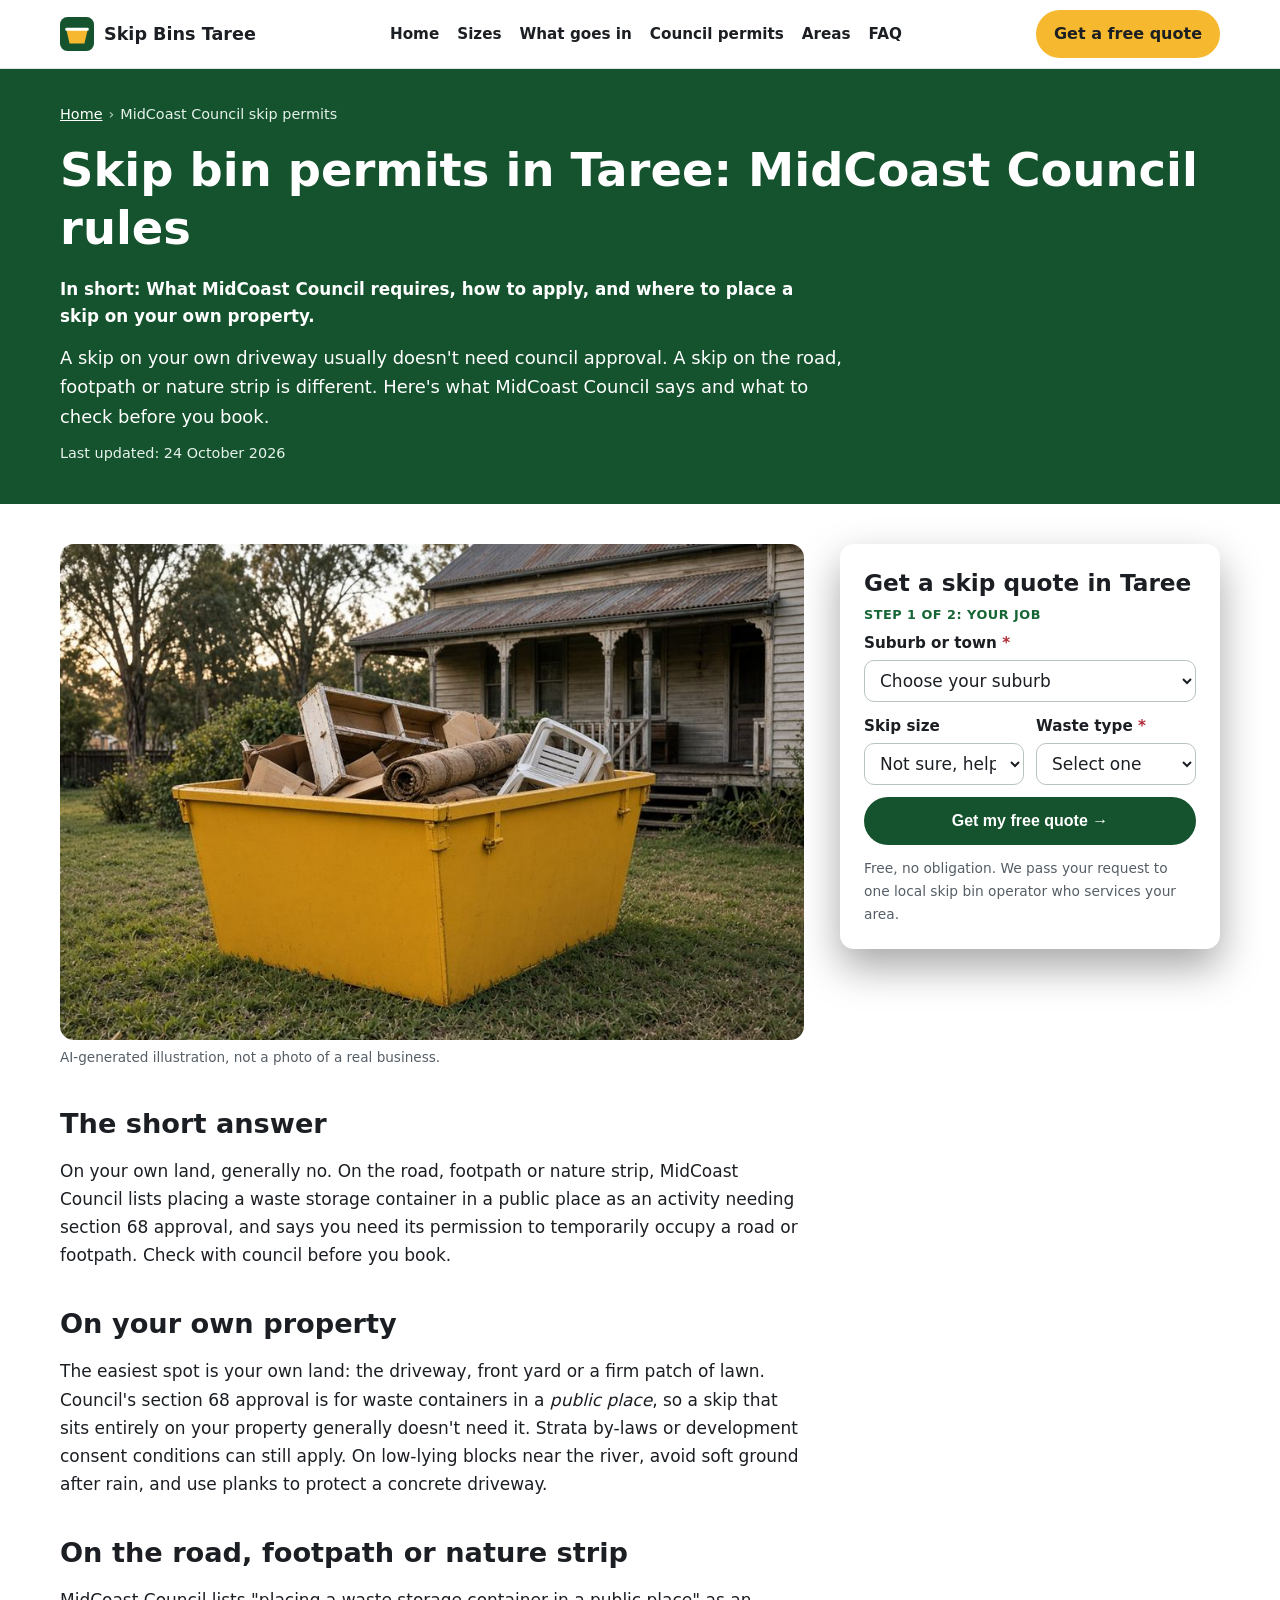
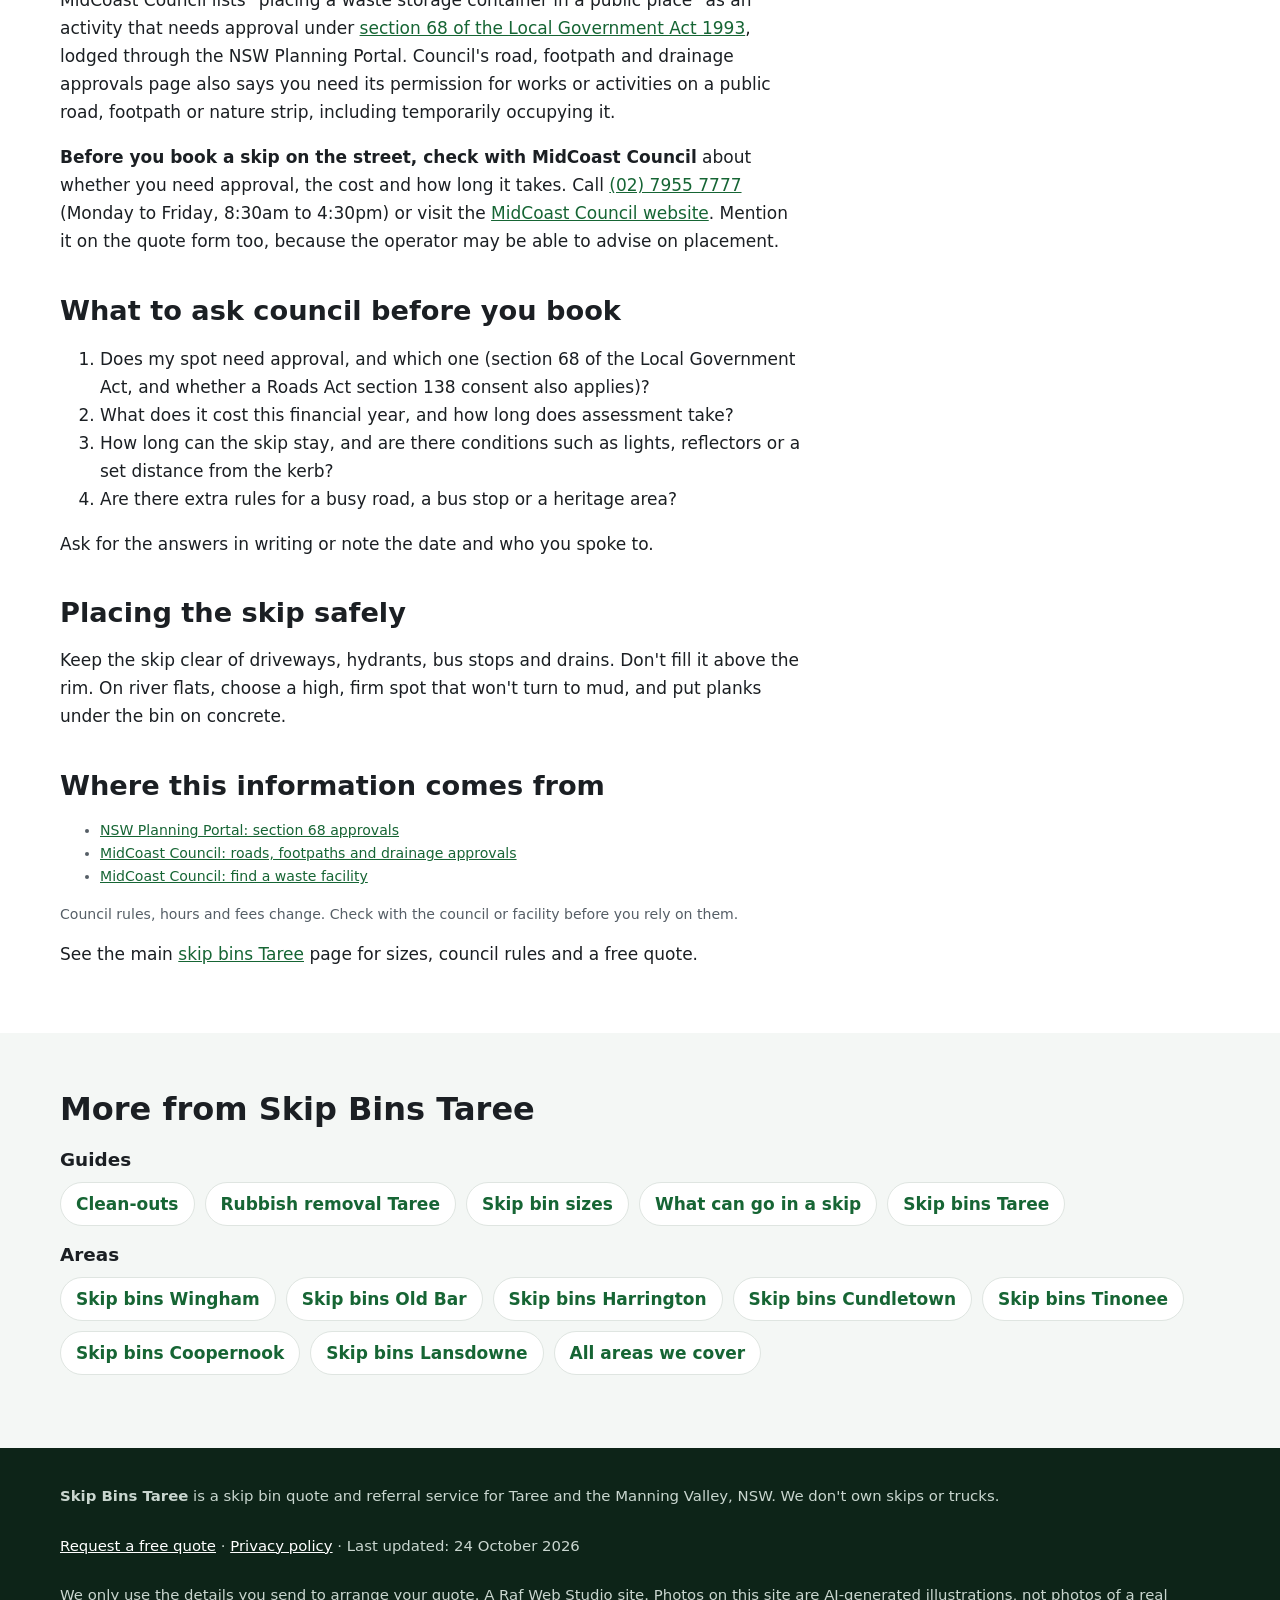
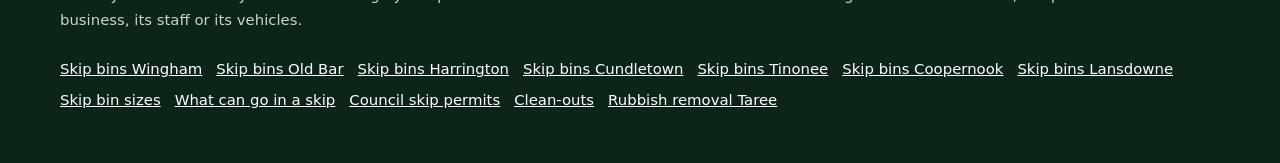
<file: skip-bin-council-permit/index.html>
<!doctype html>
<html lang="en-AU">
<head>
<meta charset="utf-8">
<meta name="viewport" content="width=device-width, initial-scale=1">
<title>Skip Bin Permit Taree | MidCoast Council Rules for Skips on the Street</title>
<meta name="description" content="Do you need a permit to put a skip bin on the road in Taree? What MidCoast Council requires, how to apply, and where to place a skip on your own property.">
<link rel="canonical" href="https://skipbinstaree.com/skip-bin-council-permit/">
<link rel="icon" href="/favicon.svg" type="image/svg+xml">
<meta name="theme-color" content="#14532d">
<meta property="og:type" content="article">
<meta property="og:locale" content="en_AU">
<meta property="og:site_name" content="Skip Bins Taree">
<meta property="og:title" content="Skip Bin Permit Taree | MidCoast Council Rules for Skips on the Street">
<meta property="og:description" content="Do you need a permit to put a skip bin on the road in Taree? What MidCoast Council requires, how to apply, and where to place a skip on your own property.">
<meta property="og:url" content="https://skipbinstaree.com/skip-bin-council-permit/">
<meta property="og:image" content="https://skipbinstaree.com/img/hero.jpg">
<meta name="twitter:card" content="summary_large_image">
<script>document.documentElement.classList.add('js')</script>
<link rel="stylesheet" href="/styles.css">

<!-- Google tag (gtag.js) -->
<script async src="https://www.googletagmanager.com/gtag/js?id=G-CYSBEL6EFN"></script>
<script>
  window.dataLayer = window.dataLayer || [];
  function gtag(){dataLayer.push(arguments);}
  gtag('js', new Date());
  gtag('config', 'G-CYSBEL6EFN');
</script>

<script type="application/ld+json">
{
 "@context": "https://schema.org",
 "@type": "WebPage",
 "@id": "https://skipbinstaree.com/skip-bin-council-permit/#webpage",
 "url": "https://skipbinstaree.com/skip-bin-council-permit/",
 "name": "Skip Bin Permit Taree | MidCoast Council Rules for Skips on the Street",
 "description": "Do you need a permit to put a skip bin on the road in Taree? What MidCoast Council requires, how to apply, and where to place a skip on your own property.",
 "inLanguage": "en-AU",
 "dateModified": "2026-10-24",
 "isPartOf": {
  "@id": "https://skipbinstaree.com/#website"
 }
}
</script>
<script type="application/ld+json">
{
 "@context": "https://schema.org",
 "@type": "BreadcrumbList",
 "itemListElement": [
  {
   "@type": "ListItem",
   "position": 1,
   "name": "Home",
   "item": "https://skipbinstaree.com/"
  },
  {
   "@type": "ListItem",
   "position": 2,
   "name": "MidCoast Council skip permits",
   "item": "https://skipbinstaree.com/skip-bin-council-permit/"
  }
 ]
}
</script>
<script type="application/ld+json">
{
 "@context": "https://schema.org",
 "@type": "Service",
 "@id": "https://skipbinstaree.com/skip-bin-council-permit/#service",
 "name": "Skip bin placement advice in Taree",
 "serviceType": "Skip bin hire",
 "description": "Do you need a permit to put a skip bin on the road in Taree? What MidCoast Council requires, how to apply, and where to place a skip on your own property.",
 "url": "https://skipbinstaree.com/skip-bin-council-permit/",
 "provider": {
  "@type": "Organization",
  "name": "Skip Bins Taree",
  "url": "https://skipbinstaree.com/"
 },
 "areaServed": [
  {
   "@type": "Place",
   "name": "MidCoast Council, NSW"
  }
 ]
}
</script>
</head>
<body>
<a class="skip-link" href="#main">Skip to content</a>

<header class="site-header">
  <div class="wrap">
    <a class="brand" href="/" aria-label="Skip Bins Taree home">
      <svg viewBox="0 0 64 64" aria-hidden="true"><rect width="64" height="64" rx="14" fill="#14532d"/><path d="M12 24h40l-6 26H18z" fill="#f5b82e"/><rect x="10" y="20" width="44" height="6" rx="2" fill="#fff"/></svg>
      Skip Bins Taree
    </a>
    <nav class="nav" aria-label="Main">
      <a href="/">Home</a>
      <a href="/skip-bin-sizes/">Sizes</a>
      <a href="/what-can-go-in-a-skip/">What goes in</a>
      <a href="/skip-bin-council-permit/">Council permits</a>
      <a href="/#areas">Areas</a>
      <a href="/#faq">FAQ</a>
    </nav>
    <a class="btn btn-call header-call" href="#quote">Get a free quote</a>
  </div>
</header>

<main id="main">
<section class="page-hero" aria-labelledby="h1">
  <div class="wrap">
    <nav class="crumbs" aria-label="Breadcrumb"><ol><li><a href="https://skipbinstaree.com/">Home</a></li><li aria-current="page">MidCoast Council skip permits</li></ol></nav>
    <h1 id="h1">Skip bin permits in Taree: MidCoast Council rules</h1>
    <p class="summary">In short: What MidCoast Council requires, how to apply, and where to place a skip on your own property.</p>
    <p class="lead">A skip on your own driveway usually doesn't need council approval. A skip on the road, footpath or nature strip is different. Here's what MidCoast Council says and what to check before you book.</p>
    <p class="updated">Last updated: 24 October 2026</p>
  </div>
</section>
<div class="wrap page-grid">
  <article class="page-body">
<figure><img src="/img/card-home.jpg" width="900" height="600" style="aspect-ratio:3/2;object-fit:cover" alt="Illustration of a skip bin outside a weatherboard home" decoding="async"><figcaption>AI-generated illustration, not a photo of a real business.</figcaption></figure>
<h2>The short answer</h2>
<p>On your own land, generally no. On the road, footpath or nature strip, MidCoast Council lists placing a waste storage container in a public place as an activity needing section 68 approval, and says you need its permission to temporarily occupy a road or footpath. Check with council before you book.</p>
<h2>On your own property</h2>
<p>The easiest spot is your own land: the driveway, front yard or a firm patch of lawn. Council's section 68 approval is for waste containers in a <em>public place</em>, so a skip that sits entirely on your property generally doesn't need it. Strata by-laws or development consent conditions can still apply. On low-lying blocks near the river, avoid soft ground after rain, and use planks to protect a concrete driveway.</p>
<h2>On the road, footpath or nature strip</h2>
<p>MidCoast Council lists "placing a waste storage container in a public place" as an activity that needs approval under <a href="https://www.planningportal.nsw.gov.au/development-and-assessment/additional-approvals-applications/section-68-approvals" rel="noopener">section 68 of the Local Government Act 1993</a>, lodged through the NSW Planning Portal. Council's road, footpath and drainage approvals page also says you need its permission for works or activities on a public road, footpath or nature strip, including temporarily occupying it.</p>
    <p><strong>Before you book a skip on the street, check with MidCoast Council</strong> about whether you need approval, the cost and how long it takes. Call <a href="tel:0279557777">(02) 7955 7777</a> (Monday to Friday, 8:30am to 4:30pm) or visit the <a href="https://www.midcoast.nsw.gov.au/" rel="noopener">MidCoast Council website</a>. Mention it on the quote form too, because the operator may be able to advise on placement.</p>
<h2>What to ask council before you book</h2>
<ol><li>Does my spot need approval, and which one (section 68 of the Local Government Act, and whether a Roads Act section 138 consent also applies)?</li><li>What does it cost this financial year, and how long does assessment take?</li><li>How long can the skip stay, and are there conditions such as lights, reflectors or a set distance from the kerb?</li><li>Are there extra rules for a busy road, a bus stop or a heritage area?</li></ol><p>Ask for the answers in writing or note the date and who you spoke to.</p>
<h2>Placing the skip safely</h2>
<p>Keep the skip clear of driveways, hydrants, bus stops and drains. Don't fill it above the rim. On river flats, choose a high, firm spot that won't turn to mud, and put planks under the bin on concrete.</p>
<h2>Where this information comes from</h2>
<ul class="sources"><li><a href="https://www.planningportal.nsw.gov.au/development-and-assessment/additional-approvals-applications/section-68-approvals" rel="noopener">NSW Planning Portal: section 68 approvals</a></li><li><a href="https://www.midcoast.nsw.gov.au/" rel="noopener">MidCoast Council: roads, footpaths and drainage approvals</a></li><li><a href="https://www.midcoast.nsw.gov.au/Services/Waste-and-recycling/Find-a-waste-facility" rel="noopener">MidCoast Council: find a waste facility</a></li></ul>
<p class="sources">Council rules, hours and fees change. Check with the council or facility before you rely on them.</p>

<p class="home-link">See the main <a href="/">skip bins Taree</a> page for sizes, council rules and a free quote.</p>
  </article>
  <aside class="page-aside">
    <div class="hero-form-card" id="quote">
      <h2 id="quote-h">Get a skip quote in Taree</h2>
      <form class="quote-form two-step" id="quote-form" action="https://formsubmit.co/95bd9bc987959fdb3b12eddf2388cf85" method="post" novalidate>
        <input type="hidden" name="_subject" value="New quote request – skipbinstaree.com">
        <input type="hidden" name="_captcha" value="true">
        <input type="hidden" name="_template" value="table">
        <input type="hidden" name="_next" value="https://skipbinstaree.com/thanks.html">
        <input type="hidden" name="_autoresponse" value="Thanks for your skip bin request. We&#x27;ve received it and are passing it to a local operator, who&#x27;ll be in touch shortly with availability and a price.">
        <input type="text" name="_honey" style="display:none" tabindex="-1" autocomplete="off" aria-hidden="true">
        <input type="hidden" name="source" value="skipbinstaree.com">
        <input type="hidden" name="page" value="/skip-bin-council-permit/">
        <fieldset class="step step-1">
          <legend class="step-label">Step 1 of 2: your job</legend>
          <div class="full"><label for="suburb">Suburb or town <span class="req" aria-hidden="true">*</span></label>
            <select id="suburb" name="suburb" required><option value="">Choose your suburb</option><option>Taree</option><option>Taree South</option><option>Cundletown</option><option>Purfleet</option><option>Tinonee</option><option>Wingham</option><option>Old Bar</option><option>Wallabi Point</option><option>Manning Point</option><option>Harrington</option><option>Crowdy Head</option><option>Coopernook</option><option>Lansdowne</option><option>Krambach</option><option>Croki</option><option>Mitchells Island</option><option>Oxley Island</option><option>Johns River</option><option value="Other">Other (tell us below)</option></select></div>
          <div class="full other-wrap"><label for="suburb_other">Other suburb or town</label><input id="suburb_other" name="suburb_other" type="text" autocomplete="address-level2"></div>
          <div><label for="size">Skip size</label>
            <select id="size" name="skip_size"><option value="Not sure">Not sure, help me choose</option><option>Skip bag (about 1 m³)</option><option>2 m³</option><option>3 m³</option><option>4 m³</option><option>6 m³</option><option>8 m³</option><option>9 m³</option><option>10–12 m³</option><option>Larger / hook-lift</option></select></div>
          <div><label for="waste">Waste type <span class="req" aria-hidden="true">*</span></label>
            <select id="waste" name="waste_type" required><option value="">Select one</option><option>General household</option><option>Green waste</option><option>Mixed renovation / building</option><option>Soil, concrete or bricks</option><option>Mixed, not sure</option><option>May contain asbestos</option></select></div>
          <div class="full js-only"><button class="btn btn-primary btn-block" type="button" id="to-step-2">Get my free quote →</button></div>
          <p class="microcopy full">Free, no obligation. We pass your request to one local skip bin operator who services your area.</p>
          <p class="form-error full" id="step1-error" role="alert" hidden>Please choose your suburb and waste type.</p>
        </fieldset>
        <fieldset class="step step-2" id="step-2">
          <legend class="step-label">Step 2 of 2: your details</legend>
          <div><label for="name">Name <span class="req" aria-hidden="true">*</span></label><input id="name" name="name" type="text" autocomplete="name" required></div>
          <div><label for="phone">Phone <span class="req" aria-hidden="true">*</span></label><input id="phone" name="phone" type="tel" autocomplete="tel" inputmode="tel" required></div>
          <div><label for="email">Email</label><input id="email" name="email" type="email" autocomplete="email"></div>
          <div><label for="date">Delivery date</label><input id="date" name="preferred_date" type="date"></div>
          <div class="full"><label for="message">Anything else?</label><textarea id="message" name="message" rows="2" placeholder="e.g. flood clean-up, bin on the driveway, steep block in Wingham, 7 days"></textarea></div>
          <p class="consent full">By sending this form you agree we can share your details with one local skip bin operator so they can quote for your job. See our <a href="/privacy.html">privacy policy</a>.</p>
          <div class="full step2-actions"><button class="btn btn-primary" type="submit">Send my quote request</button><button class="btn-link js-only" type="button" id="back-1">← Back</button></div>
        </fieldset>
      </form>
    </div>
  </aside>
</div>
<section class="alt" aria-labelledby="more-h">
  <div class="wrap">
    <h2 id="more-h">More from Skip Bins Taree</h2>
    <h3>Guides</h3>
    <ul class="link-list"><li><a href="/clean-outs/">Clean-outs</a></li><li><a href="/rubbish-removal-taree/">Rubbish removal Taree</a></li><li><a href="/skip-bin-sizes/">Skip bin sizes</a></li><li><a href="/what-can-go-in-a-skip/">What can go in a skip</a></li><li><a href="/">Skip bins Taree</a></li></ul>
    <h3>Areas</h3>
    <ul class="link-list"><li><a href="/skip-bins-wingham/">Skip bins Wingham</a></li><li><a href="/skip-bins-old-bar/">Skip bins Old Bar</a></li><li><a href="/skip-bins-harrington/">Skip bins Harrington</a></li><li><a href="/skip-bins-cundletown/">Skip bins Cundletown</a></li><li><a href="/skip-bins-tinonee/">Skip bins Tinonee</a></li><li><a href="/skip-bins-coopernook/">Skip bins Coopernook</a></li><li><a href="/skip-bins-lansdowne/">Skip bins Lansdowne</a></li><li><a href="/#areas">All areas we cover</a></li></ul>
  </div>
</section>
</main>

<footer class="site-footer">
  <div class="wrap">
    <p><strong>Skip Bins Taree</strong> is a skip bin quote and referral service for Taree and the Manning Valley, NSW. We don't own skips or trucks.</p>
    <p><a href="#quote">Request a free quote</a> · <a href="/privacy.html">Privacy policy</a> · Last updated: 24 October 2026</p>
    <p>We only use the details you send to arrange your quote. A Raf Web Studio site. Photos on this site are AI-generated illustrations, not photos of a real business, its staff or its vehicles.</p>
    <p class="footer-links"><a href="/skip-bins-wingham/">Skip bins Wingham</a> <a href="/skip-bins-old-bar/">Skip bins Old Bar</a> <a href="/skip-bins-harrington/">Skip bins Harrington</a> <a href="/skip-bins-cundletown/">Skip bins Cundletown</a> <a href="/skip-bins-tinonee/">Skip bins Tinonee</a> <a href="/skip-bins-coopernook/">Skip bins Coopernook</a> <a href="/skip-bins-lansdowne/">Skip bins Lansdowne</a> <a href="/skip-bin-sizes/">Skip bin sizes</a> <a href="/what-can-go-in-a-skip/">What can go in a skip</a> <a href="/skip-bin-council-permit/">Council skip permits</a> <a href="/clean-outs/">Clean-outs</a> <a href="/rubbish-removal-taree/">Rubbish removal Taree</a></p>
  </div>
</footer>

<div class="mobile-call" aria-label="Quick contact">
  <a class="btn btn-call" href="#quote">Get a free quote</a>
</div>
<script src="/form.js" defer></script>
</body>
</html>
</file>
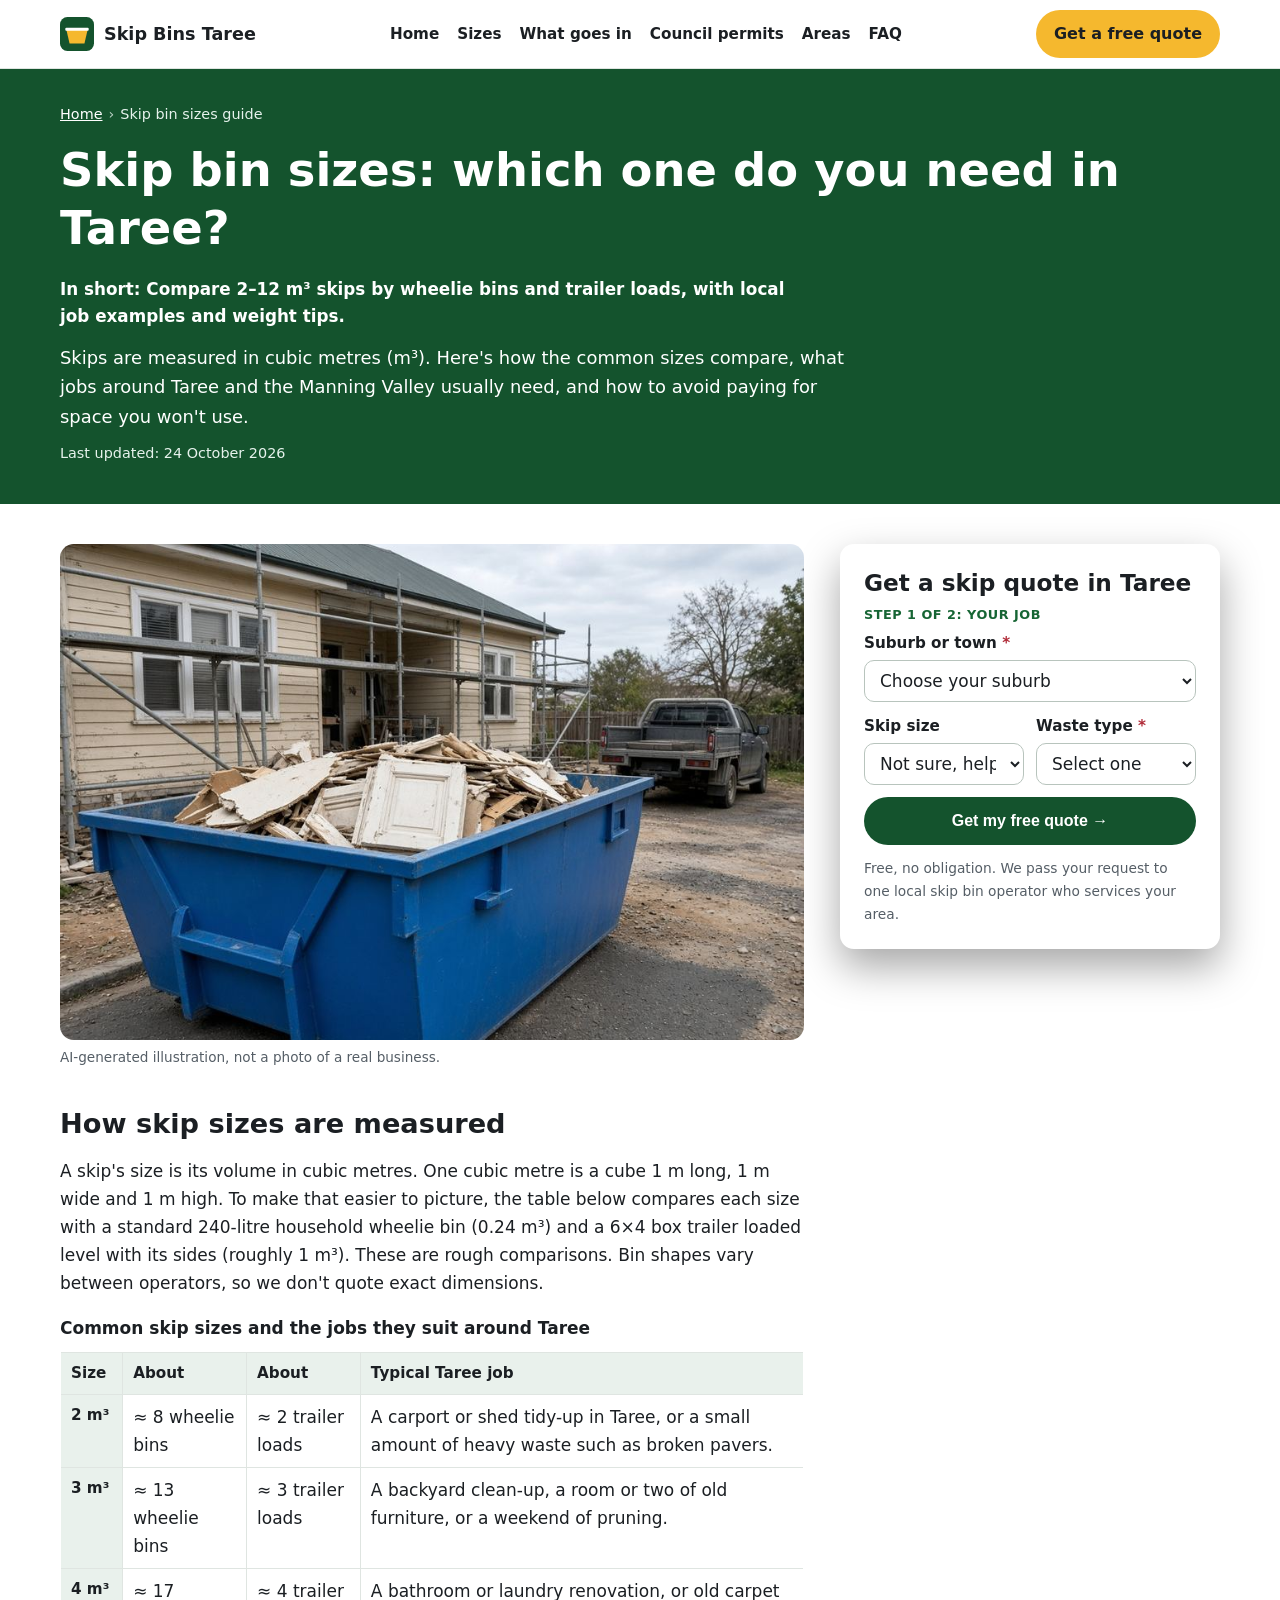
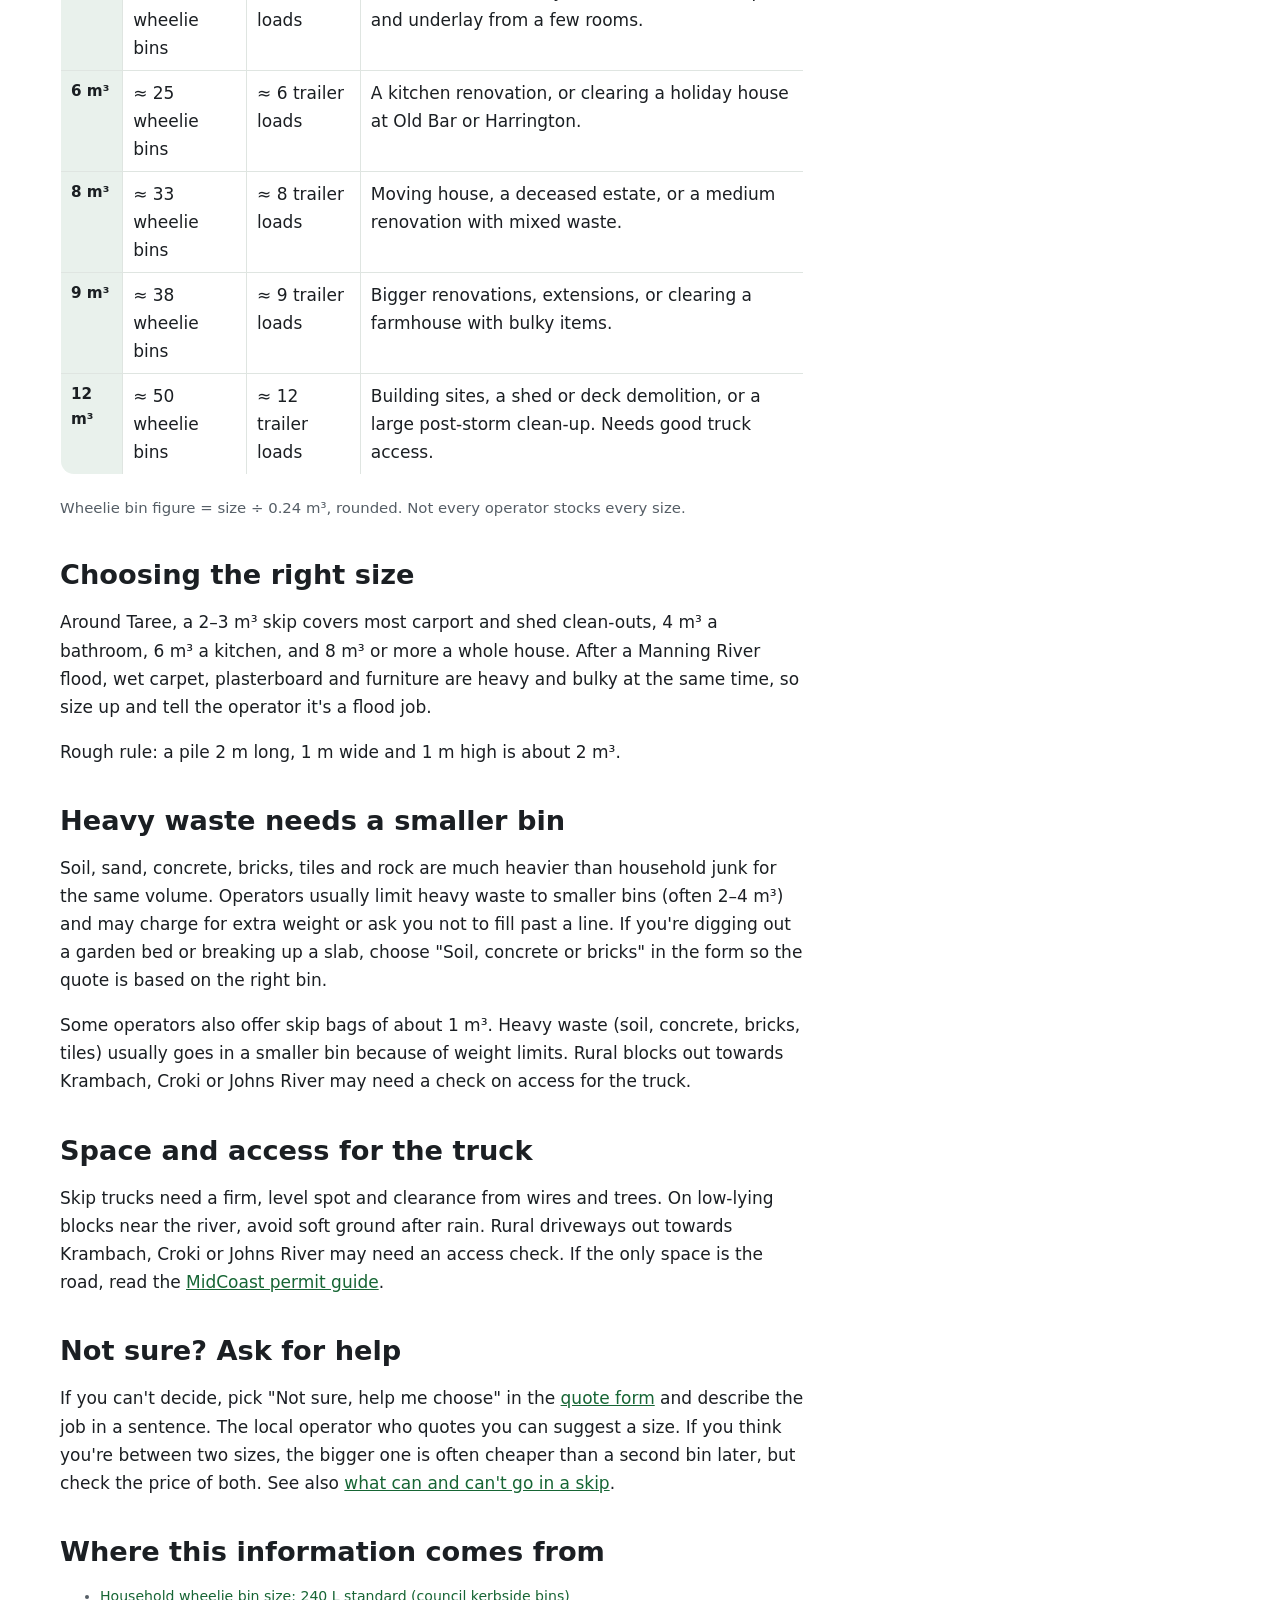
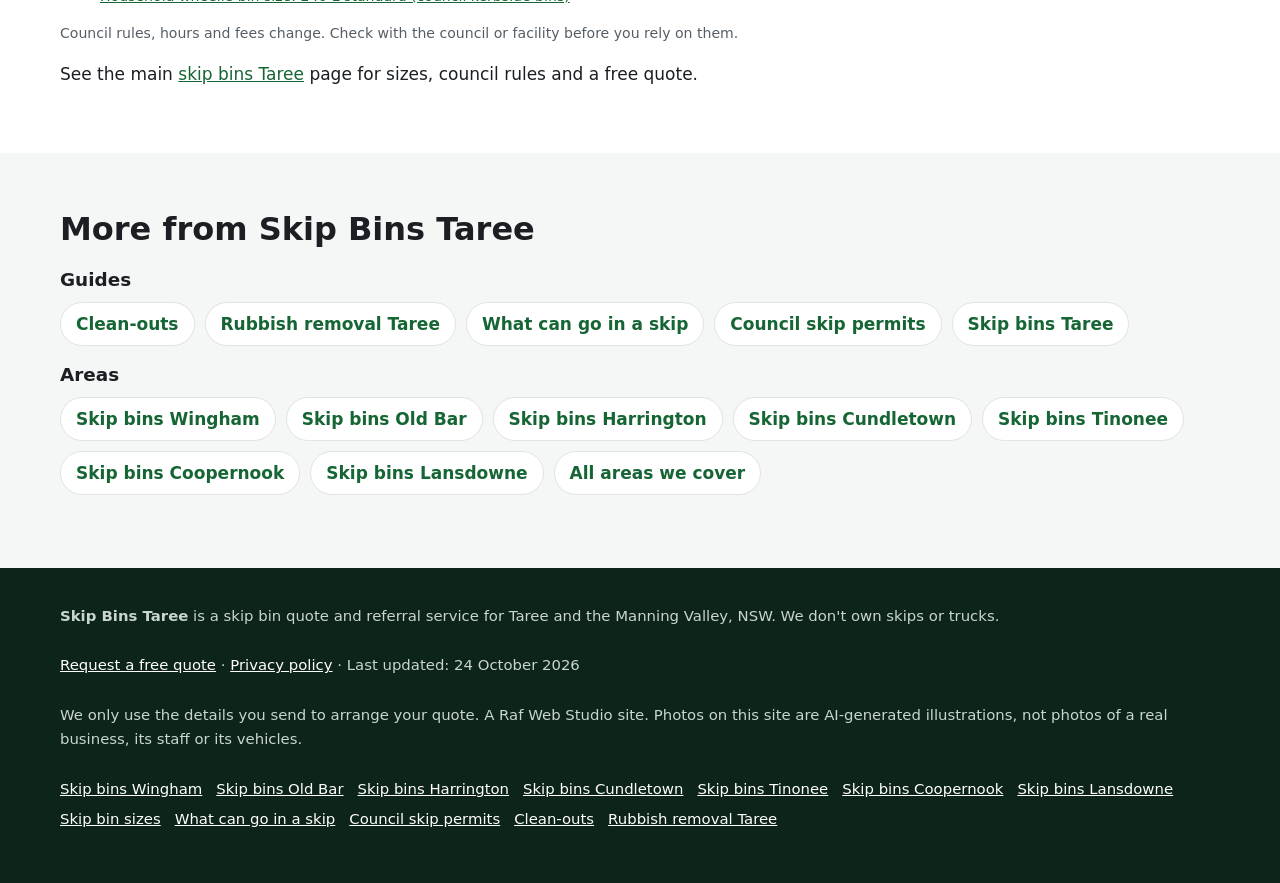
<file: skip-bin-sizes/index.html>
<!doctype html>
<html lang="en-AU">
<head>
<meta charset="utf-8">
<meta name="viewport" content="width=device-width, initial-scale=1">
<title>Skip Bin Sizes Guide for Taree | 2 m³ to 12 m³ Explained</title>
<meta name="description" content="What size skip bin do you need in Taree? Compare 2–12 m³ skips by wheelie bins and trailer loads, with local job examples and weight tips.">
<link rel="canonical" href="https://skipbinstaree.com/skip-bin-sizes/">
<link rel="icon" href="/favicon.svg" type="image/svg+xml">
<meta name="theme-color" content="#14532d">
<meta property="og:type" content="article">
<meta property="og:locale" content="en_AU">
<meta property="og:site_name" content="Skip Bins Taree">
<meta property="og:title" content="Skip Bin Sizes Guide for Taree | 2 m³ to 12 m³ Explained">
<meta property="og:description" content="What size skip bin do you need in Taree? Compare 2–12 m³ skips by wheelie bins and trailer loads, with local job examples and weight tips.">
<meta property="og:url" content="https://skipbinstaree.com/skip-bin-sizes/">
<meta property="og:image" content="https://skipbinstaree.com/img/hero.jpg">
<meta name="twitter:card" content="summary_large_image">
<script>document.documentElement.classList.add('js')</script>
<link rel="stylesheet" href="/styles.css">

<!-- Google tag (gtag.js) -->
<script async src="https://www.googletagmanager.com/gtag/js?id=G-CYSBEL6EFN"></script>
<script>
  window.dataLayer = window.dataLayer || [];
  function gtag(){dataLayer.push(arguments);}
  gtag('js', new Date());
  gtag('config', 'G-CYSBEL6EFN');
</script>

<script type="application/ld+json">
{
 "@context": "https://schema.org",
 "@type": "WebPage",
 "@id": "https://skipbinstaree.com/skip-bin-sizes/#webpage",
 "url": "https://skipbinstaree.com/skip-bin-sizes/",
 "name": "Skip Bin Sizes Guide for Taree | 2 m³ to 12 m³ Explained",
 "description": "What size skip bin do you need in Taree? Compare 2–12 m³ skips by wheelie bins and trailer loads, with local job examples and weight tips.",
 "inLanguage": "en-AU",
 "dateModified": "2026-10-24",
 "isPartOf": {
  "@id": "https://skipbinstaree.com/#website"
 }
}
</script>
<script type="application/ld+json">
{
 "@context": "https://schema.org",
 "@type": "BreadcrumbList",
 "itemListElement": [
  {
   "@type": "ListItem",
   "position": 1,
   "name": "Home",
   "item": "https://skipbinstaree.com/"
  },
  {
   "@type": "ListItem",
   "position": 2,
   "name": "Skip bin sizes guide",
   "item": "https://skipbinstaree.com/skip-bin-sizes/"
  }
 ]
}
</script>
<script type="application/ld+json">
{
 "@context": "https://schema.org",
 "@type": "Service",
 "@id": "https://skipbinstaree.com/skip-bin-sizes/#service",
 "name": "Skip bin size advice and quotes in Taree",
 "serviceType": "Skip bin hire",
 "description": "What size skip bin do you need in Taree? Compare 2–12 m³ skips by wheelie bins and trailer loads, with local job examples and weight tips.",
 "url": "https://skipbinstaree.com/skip-bin-sizes/",
 "provider": {
  "@type": "Organization",
  "name": "Skip Bins Taree",
  "url": "https://skipbinstaree.com/"
 },
 "areaServed": [
  {
   "@type": "Place",
   "name": "Taree, NSW"
  }
 ]
}
</script>
</head>
<body>
<a class="skip-link" href="#main">Skip to content</a>

<header class="site-header">
  <div class="wrap">
    <a class="brand" href="/" aria-label="Skip Bins Taree home">
      <svg viewBox="0 0 64 64" aria-hidden="true"><rect width="64" height="64" rx="14" fill="#14532d"/><path d="M12 24h40l-6 26H18z" fill="#f5b82e"/><rect x="10" y="20" width="44" height="6" rx="2" fill="#fff"/></svg>
      Skip Bins Taree
    </a>
    <nav class="nav" aria-label="Main">
      <a href="/">Home</a>
      <a href="/skip-bin-sizes/">Sizes</a>
      <a href="/what-can-go-in-a-skip/">What goes in</a>
      <a href="/skip-bin-council-permit/">Council permits</a>
      <a href="/#areas">Areas</a>
      <a href="/#faq">FAQ</a>
    </nav>
    <a class="btn btn-call header-call" href="#quote">Get a free quote</a>
  </div>
</header>

<main id="main">
<section class="page-hero" aria-labelledby="h1">
  <div class="wrap">
    <nav class="crumbs" aria-label="Breadcrumb"><ol><li><a href="https://skipbinstaree.com/">Home</a></li><li aria-current="page">Skip bin sizes guide</li></ol></nav>
    <h1 id="h1">Skip bin sizes: which one do you need in Taree?</h1>
    <p class="summary">In short: Compare 2–12 m³ skips by wheelie bins and trailer loads, with local job examples and weight tips.</p>
    <p class="lead">Skips are measured in cubic metres (m³). Here's how the common sizes compare, what jobs around Taree and the Manning Valley usually need, and how to avoid paying for space you won't use.</p>
    <p class="updated">Last updated: 24 October 2026</p>
  </div>
</section>
<div class="wrap page-grid">
  <article class="page-body">
<figure><img src="/img/card-reno.jpg" width="900" height="600" style="aspect-ratio:3/2;object-fit:cover" alt="Illustration of a skip bin with renovation timber beside a house" decoding="async"><figcaption>AI-generated illustration, not a photo of a real business.</figcaption></figure>
<h2>How skip sizes are measured</h2>
<p>A skip's size is its volume in cubic metres. One cubic metre is a cube 1 m long, 1 m wide and 1 m high. To make that easier to picture, the table below compares each size with a standard 240-litre household wheelie bin (0.24 m³) and a 6×4 box trailer loaded level with its sides (roughly 1 m³). These are rough comparisons. Bin shapes vary between operators, so we don't quote exact dimensions.</p>
<div class="table-scroll"><table><caption>Common skip sizes and the jobs they suit around Taree</caption><thead><tr><th scope="col">Size</th><th scope="col">About</th><th scope="col">About</th><th scope="col">Typical Taree job</th></tr></thead><tbody><tr><th scope="row">2 m³</th><td>≈ 8 wheelie bins</td><td>≈ 2 trailer loads</td><td>A carport or shed tidy-up in Taree, or a small amount of heavy waste such as broken pavers.</td></tr><tr><th scope="row">3 m³</th><td>≈ 13 wheelie bins</td><td>≈ 3 trailer loads</td><td>A backyard clean-up, a room or two of old furniture, or a weekend of pruning.</td></tr><tr><th scope="row">4 m³</th><td>≈ 17 wheelie bins</td><td>≈ 4 trailer loads</td><td>A bathroom or laundry renovation, or old carpet and underlay from a few rooms.</td></tr><tr><th scope="row">6 m³</th><td>≈ 25 wheelie bins</td><td>≈ 6 trailer loads</td><td>A kitchen renovation, or clearing a holiday house at Old Bar or Harrington.</td></tr><tr><th scope="row">8 m³</th><td>≈ 33 wheelie bins</td><td>≈ 8 trailer loads</td><td>Moving house, a deceased estate, or a medium renovation with mixed waste.</td></tr><tr><th scope="row">9 m³</th><td>≈ 38 wheelie bins</td><td>≈ 9 trailer loads</td><td>Bigger renovations, extensions, or clearing a farmhouse with bulky items.</td></tr><tr><th scope="row">12 m³</th><td>≈ 50 wheelie bins</td><td>≈ 12 trailer loads</td><td>Building sites, a shed or deck demolition, or a large post-storm clean-up. Needs good truck access.</td></tr></tbody></table></div>
<p class="note">Wheelie bin figure = size ÷ 0.24 m³, rounded. Not every operator stocks every size.</p>
<h2>Choosing the right size</h2>
<p>Around Taree, a 2–3 m³ skip covers most carport and shed clean-outs, 4 m³ a bathroom, 6 m³ a kitchen, and 8 m³ or more a whole house. After a Manning River flood, wet carpet, plasterboard and furniture are heavy and bulky at the same time, so size up and tell the operator it's a flood job.</p><p>Rough rule: a pile 2 m long, 1 m wide and 1 m high is about 2 m³.</p>
<h2>Heavy waste needs a smaller bin</h2>
<p>Soil, sand, concrete, bricks, tiles and rock are much heavier than household junk for the same volume. Operators usually limit heavy waste to smaller bins (often 2–4 m³) and may charge for extra weight or ask you not to fill past a line. If you're digging out a garden bed or breaking up a slab, choose "Soil, concrete or bricks" in the form so the quote is based on the right bin.</p><p>Some operators also offer skip bags of about 1 m³. Heavy waste (soil, concrete, bricks, tiles) usually goes in a smaller bin because of weight limits. Rural blocks out towards Krambach, Croki or Johns River may need a check on access for the truck.</p>
<h2>Space and access for the truck</h2>
<p>Skip trucks need a firm, level spot and clearance from wires and trees. On low-lying blocks near the river, avoid soft ground after rain. Rural driveways out towards Krambach, Croki or Johns River may need an access check. If the only space is the road, read the <a href="/skip-bin-council-permit/">MidCoast permit guide</a>.</p>
<h2>Not sure? Ask for help</h2>
<p>If you can't decide, pick "Not sure, help me choose" in the <a href="#quote">quote form</a> and describe the job in a sentence. The local operator who quotes you can suggest a size. If you think you're between two sizes, the bigger one is often cheaper than a second bin later, but check the price of both. See also <a href="/what-can-go-in-a-skip/">what can and can't go in a skip</a>.</p>
<h2>Where this information comes from</h2>
<ul class="sources"><li><a href="https://www.midcoast.nsw.gov.au/" rel="noopener">Household wheelie bin size: 240 L standard (council kerbside bins)</a></li></ul>
<p class="sources">Council rules, hours and fees change. Check with the council or facility before you rely on them.</p>

<p class="home-link">See the main <a href="/">skip bins Taree</a> page for sizes, council rules and a free quote.</p>
  </article>
  <aside class="page-aside">
    <div class="hero-form-card" id="quote">
      <h2 id="quote-h">Get a skip quote in Taree</h2>
      <form class="quote-form two-step" id="quote-form" action="https://formsubmit.co/95bd9bc987959fdb3b12eddf2388cf85" method="post" novalidate>
        <input type="hidden" name="_subject" value="New quote request – skipbinstaree.com">
        <input type="hidden" name="_captcha" value="true">
        <input type="hidden" name="_template" value="table">
        <input type="hidden" name="_next" value="https://skipbinstaree.com/thanks.html">
        <input type="hidden" name="_autoresponse" value="Thanks for your skip bin request. We&#x27;ve received it and are passing it to a local operator, who&#x27;ll be in touch shortly with availability and a price.">
        <input type="text" name="_honey" style="display:none" tabindex="-1" autocomplete="off" aria-hidden="true">
        <input type="hidden" name="source" value="skipbinstaree.com">
        <input type="hidden" name="page" value="/skip-bin-sizes/">
        <fieldset class="step step-1">
          <legend class="step-label">Step 1 of 2: your job</legend>
          <div class="full"><label for="suburb">Suburb or town <span class="req" aria-hidden="true">*</span></label>
            <select id="suburb" name="suburb" required><option value="">Choose your suburb</option><option>Taree</option><option>Taree South</option><option>Cundletown</option><option>Purfleet</option><option>Tinonee</option><option>Wingham</option><option>Old Bar</option><option>Wallabi Point</option><option>Manning Point</option><option>Harrington</option><option>Crowdy Head</option><option>Coopernook</option><option>Lansdowne</option><option>Krambach</option><option>Croki</option><option>Mitchells Island</option><option>Oxley Island</option><option>Johns River</option><option value="Other">Other (tell us below)</option></select></div>
          <div class="full other-wrap"><label for="suburb_other">Other suburb or town</label><input id="suburb_other" name="suburb_other" type="text" autocomplete="address-level2"></div>
          <div><label for="size">Skip size</label>
            <select id="size" name="skip_size"><option value="Not sure">Not sure, help me choose</option><option>Skip bag (about 1 m³)</option><option>2 m³</option><option>3 m³</option><option>4 m³</option><option>6 m³</option><option>8 m³</option><option>9 m³</option><option>10–12 m³</option><option>Larger / hook-lift</option></select></div>
          <div><label for="waste">Waste type <span class="req" aria-hidden="true">*</span></label>
            <select id="waste" name="waste_type" required><option value="">Select one</option><option>General household</option><option>Green waste</option><option>Mixed renovation / building</option><option>Soil, concrete or bricks</option><option>Mixed, not sure</option><option>May contain asbestos</option></select></div>
          <div class="full js-only"><button class="btn btn-primary btn-block" type="button" id="to-step-2">Get my free quote →</button></div>
          <p class="microcopy full">Free, no obligation. We pass your request to one local skip bin operator who services your area.</p>
          <p class="form-error full" id="step1-error" role="alert" hidden>Please choose your suburb and waste type.</p>
        </fieldset>
        <fieldset class="step step-2" id="step-2">
          <legend class="step-label">Step 2 of 2: your details</legend>
          <div><label for="name">Name <span class="req" aria-hidden="true">*</span></label><input id="name" name="name" type="text" autocomplete="name" required></div>
          <div><label for="phone">Phone <span class="req" aria-hidden="true">*</span></label><input id="phone" name="phone" type="tel" autocomplete="tel" inputmode="tel" required></div>
          <div><label for="email">Email</label><input id="email" name="email" type="email" autocomplete="email"></div>
          <div><label for="date">Delivery date</label><input id="date" name="preferred_date" type="date"></div>
          <div class="full"><label for="message">Anything else?</label><textarea id="message" name="message" rows="2" placeholder="e.g. flood clean-up, bin on the driveway, steep block in Wingham, 7 days"></textarea></div>
          <p class="consent full">By sending this form you agree we can share your details with one local skip bin operator so they can quote for your job. See our <a href="/privacy.html">privacy policy</a>.</p>
          <div class="full step2-actions"><button class="btn btn-primary" type="submit">Send my quote request</button><button class="btn-link js-only" type="button" id="back-1">← Back</button></div>
        </fieldset>
      </form>
    </div>
  </aside>
</div>
<section class="alt" aria-labelledby="more-h">
  <div class="wrap">
    <h2 id="more-h">More from Skip Bins Taree</h2>
    <h3>Guides</h3>
    <ul class="link-list"><li><a href="/clean-outs/">Clean-outs</a></li><li><a href="/rubbish-removal-taree/">Rubbish removal Taree</a></li><li><a href="/what-can-go-in-a-skip/">What can go in a skip</a></li><li><a href="/skip-bin-council-permit/">Council skip permits</a></li><li><a href="/">Skip bins Taree</a></li></ul>
    <h3>Areas</h3>
    <ul class="link-list"><li><a href="/skip-bins-wingham/">Skip bins Wingham</a></li><li><a href="/skip-bins-old-bar/">Skip bins Old Bar</a></li><li><a href="/skip-bins-harrington/">Skip bins Harrington</a></li><li><a href="/skip-bins-cundletown/">Skip bins Cundletown</a></li><li><a href="/skip-bins-tinonee/">Skip bins Tinonee</a></li><li><a href="/skip-bins-coopernook/">Skip bins Coopernook</a></li><li><a href="/skip-bins-lansdowne/">Skip bins Lansdowne</a></li><li><a href="/#areas">All areas we cover</a></li></ul>
  </div>
</section>
</main>

<footer class="site-footer">
  <div class="wrap">
    <p><strong>Skip Bins Taree</strong> is a skip bin quote and referral service for Taree and the Manning Valley, NSW. We don't own skips or trucks.</p>
    <p><a href="#quote">Request a free quote</a> · <a href="/privacy.html">Privacy policy</a> · Last updated: 24 October 2026</p>
    <p>We only use the details you send to arrange your quote. A Raf Web Studio site. Photos on this site are AI-generated illustrations, not photos of a real business, its staff or its vehicles.</p>
    <p class="footer-links"><a href="/skip-bins-wingham/">Skip bins Wingham</a> <a href="/skip-bins-old-bar/">Skip bins Old Bar</a> <a href="/skip-bins-harrington/">Skip bins Harrington</a> <a href="/skip-bins-cundletown/">Skip bins Cundletown</a> <a href="/skip-bins-tinonee/">Skip bins Tinonee</a> <a href="/skip-bins-coopernook/">Skip bins Coopernook</a> <a href="/skip-bins-lansdowne/">Skip bins Lansdowne</a> <a href="/skip-bin-sizes/">Skip bin sizes</a> <a href="/what-can-go-in-a-skip/">What can go in a skip</a> <a href="/skip-bin-council-permit/">Council skip permits</a> <a href="/clean-outs/">Clean-outs</a> <a href="/rubbish-removal-taree/">Rubbish removal Taree</a></p>
  </div>
</footer>

<div class="mobile-call" aria-label="Quick contact">
  <a class="btn btn-call" href="#quote">Get a free quote</a>
</div>
<script src="/form.js" defer></script>
</body>
</html>
</file>
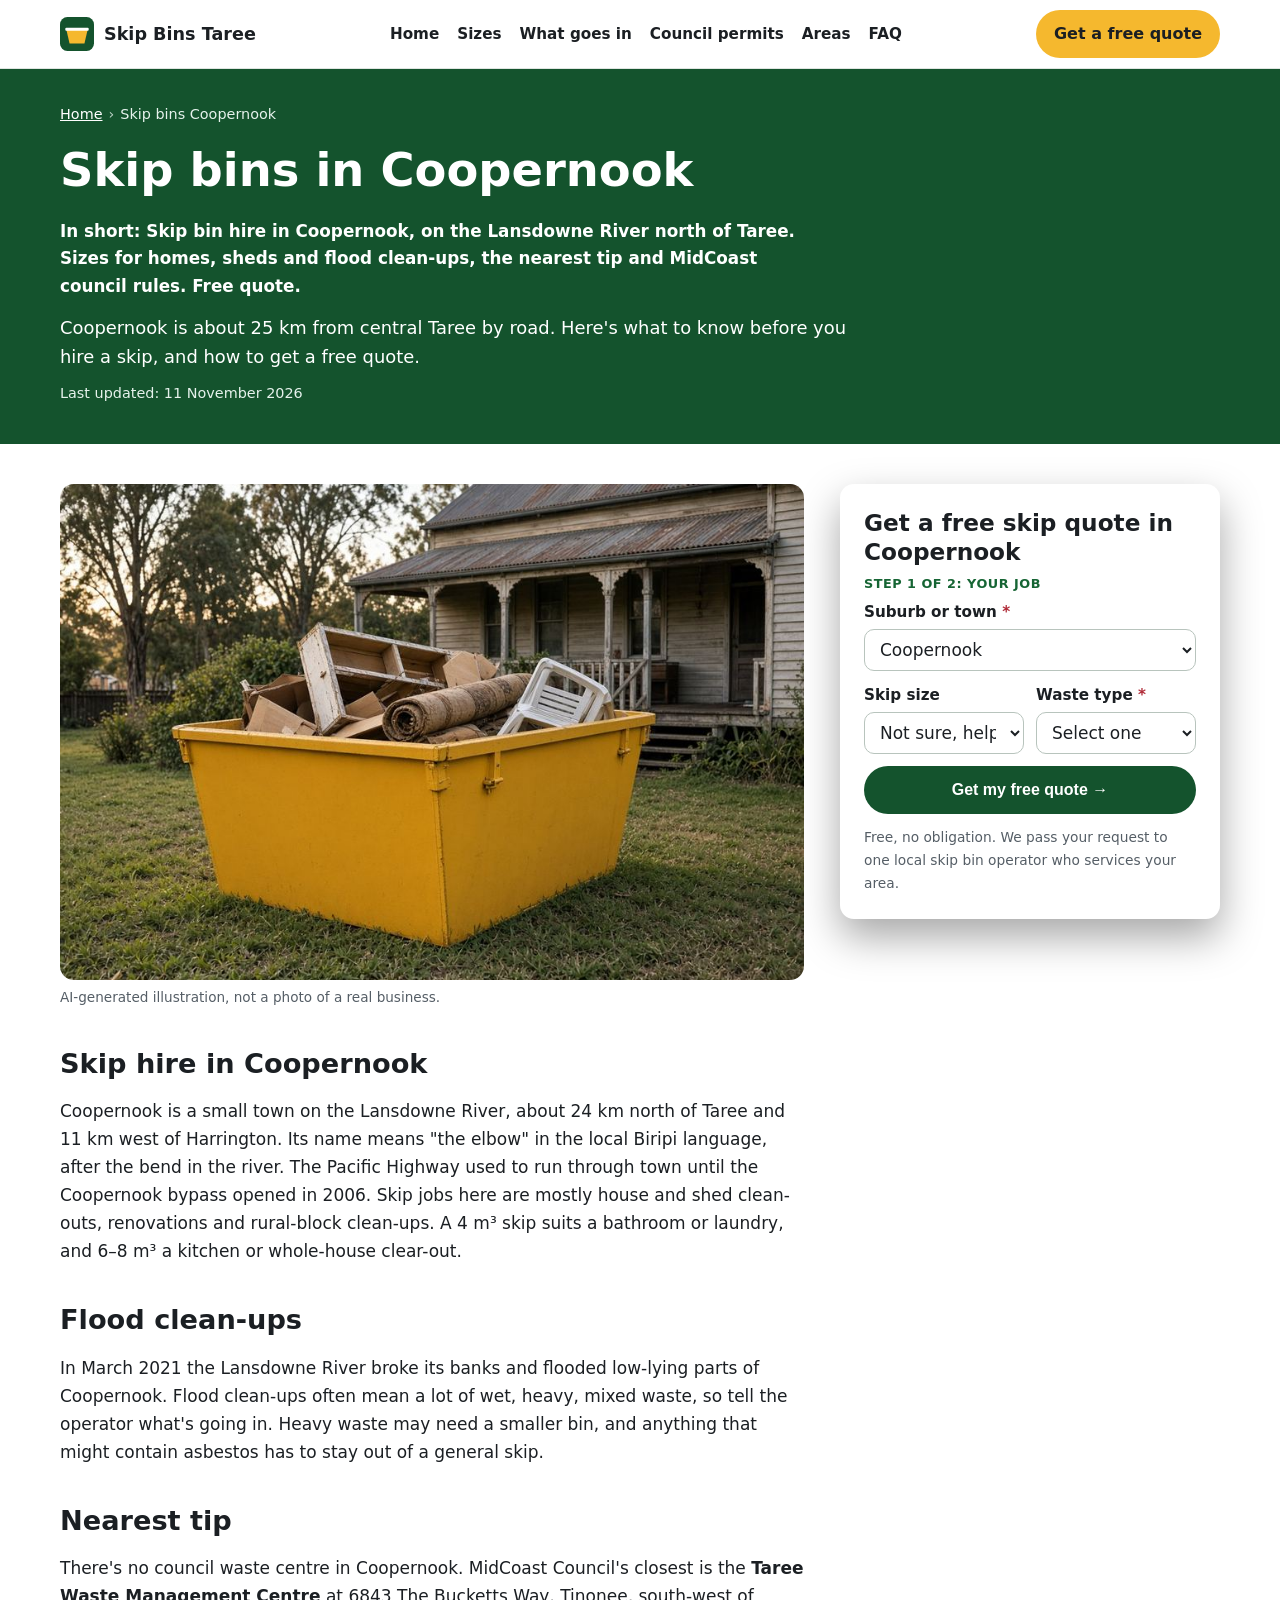
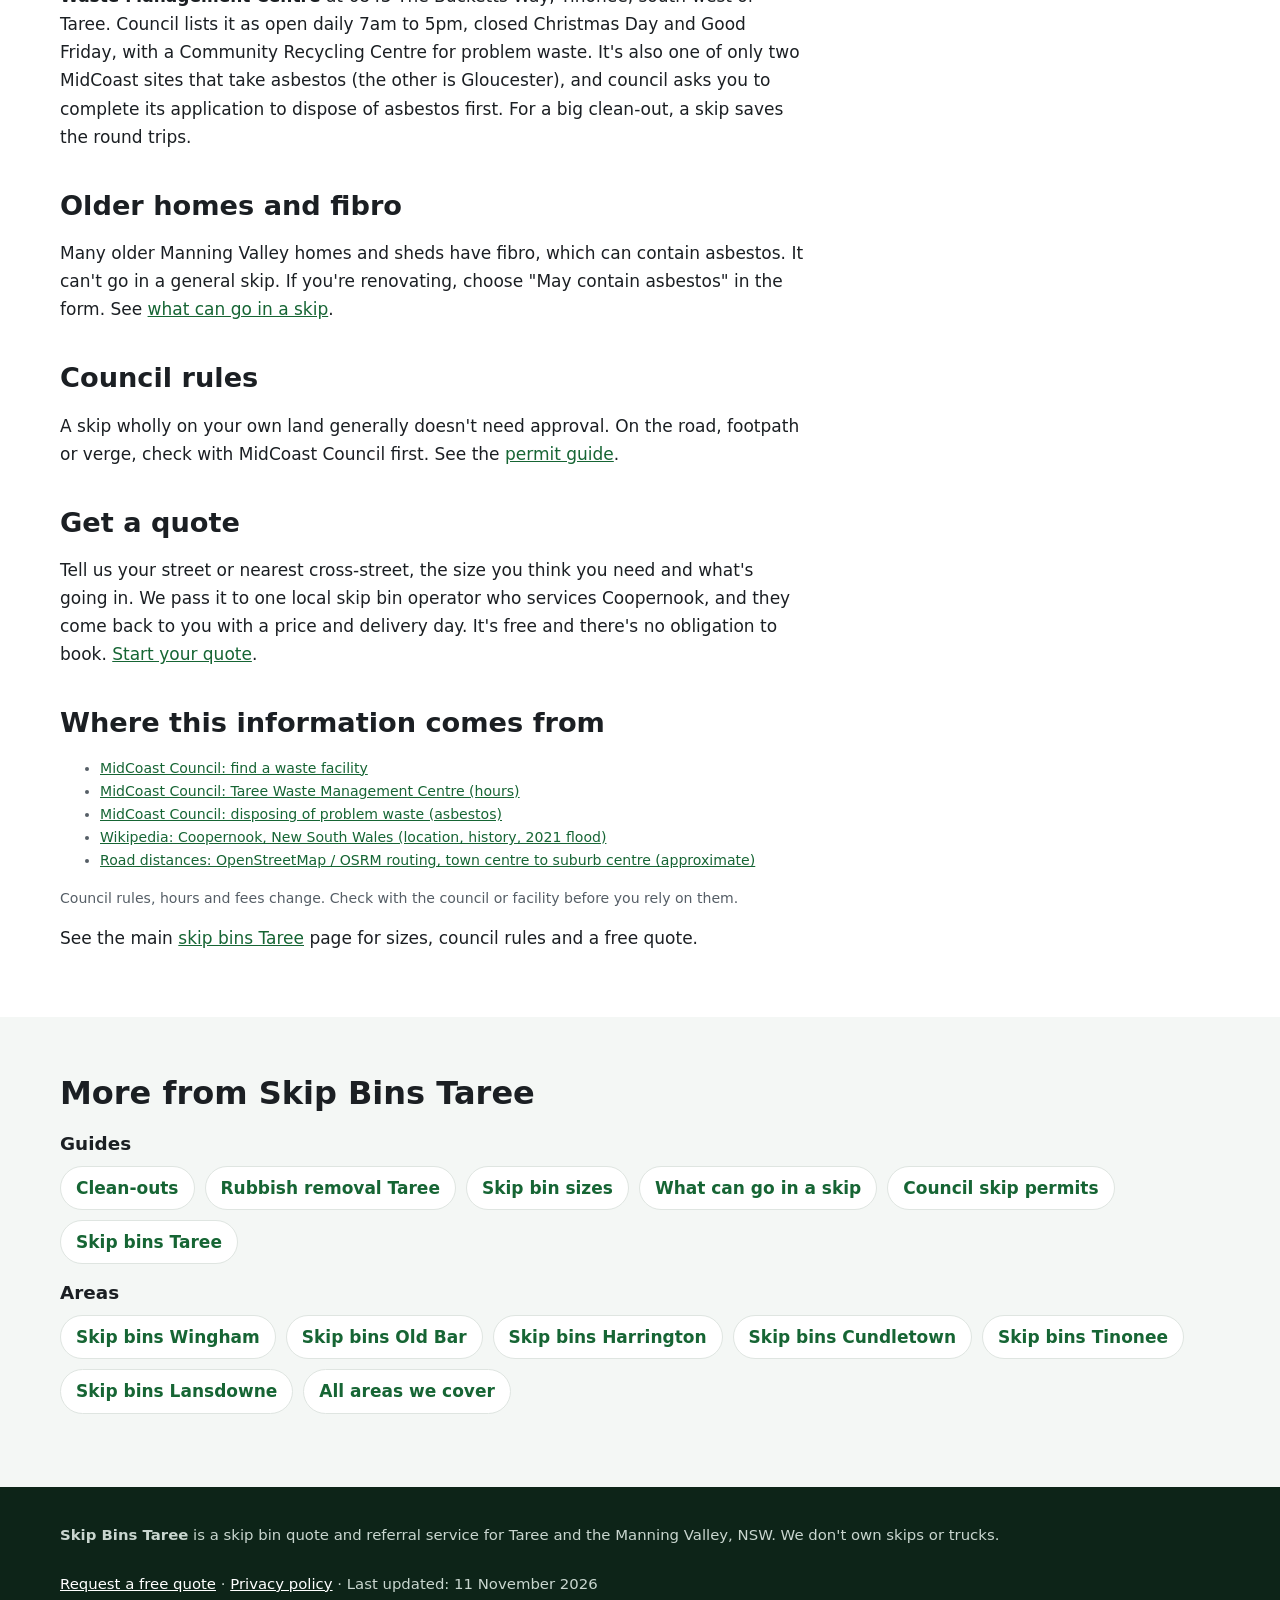
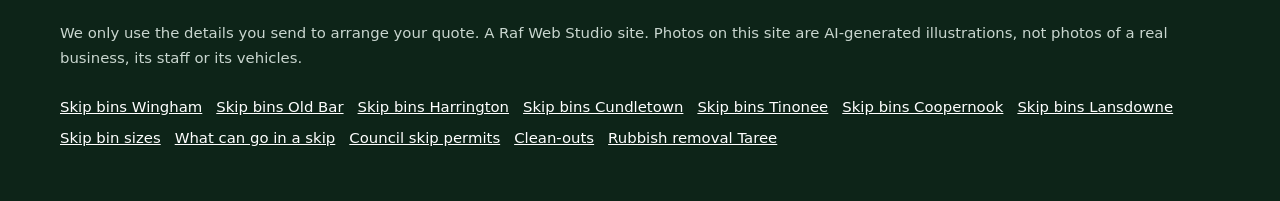
<file: skip-bins-coopernook/index.html>
<!doctype html>
<html lang="en-AU">
<head>
<meta charset="utf-8">
<meta name="viewport" content="width=device-width, initial-scale=1">
<title>Skip Bins Coopernook | Free Skip Bin Hire Quotes, Coopernook NSW</title>
<meta name="description" content="Skip bin hire in Coopernook, on the Lansdowne River north of Taree. Sizes for homes, sheds and flood clean-ups, the nearest tip and MidCoast council rules. Free quote.">
<link rel="canonical" href="https://skipbinstaree.com/skip-bins-coopernook/">
<link rel="icon" href="/favicon.svg" type="image/svg+xml">
<meta name="theme-color" content="#14532d">
<meta property="og:type" content="article">
<meta property="og:locale" content="en_AU">
<meta property="og:site_name" content="Skip Bins Taree">
<meta property="og:title" content="Skip Bins Coopernook | Free Skip Bin Hire Quotes, Coopernook NSW">
<meta property="og:description" content="Skip bin hire in Coopernook, on the Lansdowne River north of Taree. Sizes for homes, sheds and flood clean-ups, the nearest tip and MidCoast council rules. Free quote.">
<meta property="og:url" content="https://skipbinstaree.com/skip-bins-coopernook/">
<meta property="og:image" content="https://skipbinstaree.com/img/hero.jpg">
<meta name="twitter:card" content="summary_large_image">
<script>document.documentElement.classList.add('js')</script>
<link rel="stylesheet" href="/styles.css">

<!-- Google tag (gtag.js) -->
<script async src="https://www.googletagmanager.com/gtag/js?id=G-CYSBEL6EFN"></script>
<script>
  window.dataLayer = window.dataLayer || [];
  function gtag(){dataLayer.push(arguments);}
  gtag('js', new Date());
  gtag('config', 'G-CYSBEL6EFN');
</script>

<script type="application/ld+json">
{
 "@context": "https://schema.org",
 "@type": "WebPage",
 "@id": "https://skipbinstaree.com/skip-bins-coopernook/#webpage",
 "url": "https://skipbinstaree.com/skip-bins-coopernook/",
 "name": "Skip Bins Coopernook | Free Skip Bin Hire Quotes, Coopernook NSW",
 "description": "Skip bin hire in Coopernook, on the Lansdowne River north of Taree. Sizes for homes, sheds and flood clean-ups, the nearest tip and MidCoast council rules. Free quote.",
 "inLanguage": "en-AU",
 "dateModified": "2026-11-11",
 "isPartOf": {
  "@id": "https://skipbinstaree.com/#website"
 }
}
</script>
<script type="application/ld+json">
{
 "@context": "https://schema.org",
 "@type": "BreadcrumbList",
 "itemListElement": [
  {
   "@type": "ListItem",
   "position": 1,
   "name": "Home",
   "item": "https://skipbinstaree.com/"
  },
  {
   "@type": "ListItem",
   "position": 2,
   "name": "Skip bins Coopernook",
   "item": "https://skipbinstaree.com/skip-bins-coopernook/"
  }
 ]
}
</script>
<script type="application/ld+json">
{
 "@context": "https://schema.org",
 "@type": "Service",
 "@id": "https://skipbinstaree.com/skip-bins-coopernook/#service",
 "name": "Skip bin hire quotes in Coopernook",
 "serviceType": "Skip bin hire",
 "description": "Skip bin hire in Coopernook, on the Lansdowne River north of Taree. Sizes for homes, sheds and flood clean-ups, the nearest tip and MidCoast council rules. Free quote.",
 "url": "https://skipbinstaree.com/skip-bins-coopernook/",
 "provider": {
  "@type": "Organization",
  "name": "Skip Bins Taree",
  "url": "https://skipbinstaree.com/"
 },
 "areaServed": [
  {
   "@type": "Place",
   "name": "Coopernook, NSW"
  }
 ]
}
</script>
</head>
<body>
<a class="skip-link" href="#main">Skip to content</a>

<header class="site-header">
  <div class="wrap">
    <a class="brand" href="/" aria-label="Skip Bins Taree home">
      <svg viewBox="0 0 64 64" aria-hidden="true"><rect width="64" height="64" rx="14" fill="#14532d"/><path d="M12 24h40l-6 26H18z" fill="#f5b82e"/><rect x="10" y="20" width="44" height="6" rx="2" fill="#fff"/></svg>
      Skip Bins Taree
    </a>
    <nav class="nav" aria-label="Main">
      <a href="/">Home</a>
      <a href="/skip-bin-sizes/">Sizes</a>
      <a href="/what-can-go-in-a-skip/">What goes in</a>
      <a href="/skip-bin-council-permit/">Council permits</a>
      <a href="/#areas">Areas</a>
      <a href="/#faq">FAQ</a>
    </nav>
    <a class="btn btn-call header-call" href="#quote">Get a free quote</a>
  </div>
</header>

<main id="main">
<section class="page-hero" aria-labelledby="h1">
  <div class="wrap">
    <nav class="crumbs" aria-label="Breadcrumb"><ol><li><a href="https://skipbinstaree.com/">Home</a></li><li aria-current="page">Skip bins Coopernook</li></ol></nav>
    <h1 id="h1">Skip bins in Coopernook</h1>
    <p class="summary">In short: Skip bin hire in Coopernook, on the Lansdowne River north of Taree. Sizes for homes, sheds and flood clean-ups, the nearest tip and MidCoast council rules. Free quote.</p>
    <p class="lead">Coopernook is about 25 km from central Taree by road. Here's what to know before you hire a skip, and how to get a free quote.</p>
    <p class="updated">Last updated: 11 November 2026</p>
  </div>
</section>
<div class="wrap page-grid">
  <article class="page-body">
<figure><img src="/img/card-home.jpg" width="900" height="600" style="aspect-ratio:3/2;object-fit:cover" alt="Illustration of a skip bin outside a home during a clean-out" decoding="async"><figcaption>AI-generated illustration, not a photo of a real business.</figcaption></figure>
<h2>Skip hire in Coopernook</h2>
<p>Coopernook is a small town on the Lansdowne River, about 24 km north of Taree and 11 km west of Harrington. Its name means "the elbow" in the local Biripi language, after the bend in the river. The Pacific Highway used to run through town until the Coopernook bypass opened in 2006. Skip jobs here are mostly house and shed clean-outs, renovations and rural-block clean-ups. A 4 m³ skip suits a bathroom or laundry, and 6–8 m³ a kitchen or whole-house clear-out.</p>
<h2>Flood clean-ups</h2>
<p>In March 2021 the Lansdowne River broke its banks and flooded low-lying parts of Coopernook. Flood clean-ups often mean a lot of wet, heavy, mixed waste, so tell the operator what's going in. Heavy waste may need a smaller bin, and anything that might contain asbestos has to stay out of a general skip.</p>
<h2>Nearest tip</h2>
<p>There's no council waste centre in Coopernook. MidCoast Council's closest is the <strong>Taree Waste Management Centre</strong> at 6843 The Bucketts Way, Tinonee, south-west of Taree. Council lists it as open daily 7am to 5pm, closed Christmas Day and Good Friday, with a Community Recycling Centre for problem waste. It's also one of only two MidCoast sites that take asbestos (the other is Gloucester), and council asks you to complete its application to dispose of asbestos first. For a big clean-out, a skip saves the round trips.</p>
<h2>Older homes and fibro</h2>
<p>Many older Manning Valley homes and sheds have fibro, which can contain asbestos. It can't go in a general skip. If you're renovating, choose "May contain asbestos" in the form. See <a href="/what-can-go-in-a-skip/">what can go in a skip</a>.</p>
<h2>Council rules</h2>
<p>A skip wholly on your own land generally doesn't need approval. On the road, footpath or verge, check with MidCoast Council first. See the <a href="/skip-bin-council-permit/">permit guide</a>.</p>
<h2>Get a quote</h2>
<p>Tell us your street or nearest cross-street, the size you think you need and what's going in. We pass it to one local skip bin operator who services Coopernook, and they come back to you with a price and delivery day. It's free and there's no obligation to book. <a href="#quote">Start your quote</a>.</p>
<h2>Where this information comes from</h2>
<ul class="sources"><li><a href="https://www.midcoast.nsw.gov.au/Services/Waste-and-recycling/Find-a-waste-facility" rel="noopener">MidCoast Council: find a waste facility</a></li><li><a href="https://www.midcoast.nsw.gov.au/Services/Facilities-and-venues/Find-a-Facility/Outdoor-Facilities/Taree-Waste-Management-Centre" rel="noopener">MidCoast Council: Taree Waste Management Centre (hours)</a></li><li><a href="https://www.midcoast.nsw.gov.au/Services/Waste-and-recycling/Disposing-of-problem-waste" rel="noopener">MidCoast Council: disposing of problem waste (asbestos)</a></li><li><a href="https://en.wikipedia.org/wiki/Coopernook,_New_South_Wales" rel="noopener">Wikipedia: Coopernook, New South Wales (location, history, 2021 flood)</a></li><li><a href="https://www.openstreetmap.org/" rel="noopener">Road distances: OpenStreetMap / OSRM routing, town centre to suburb centre (approximate)</a></li></ul>
<p class="sources">Council rules, hours and fees change. Check with the council or facility before you rely on them.</p>

<p class="home-link">See the main <a href="/">skip bins Taree</a> page for sizes, council rules and a free quote.</p>
  </article>
  <aside class="page-aside">
    <div class="hero-form-card" id="quote">
      <h2 id="quote-h">Get a free skip quote in Coopernook</h2>
      <form class="quote-form two-step" id="quote-form" action="https://formsubmit.co/95bd9bc987959fdb3b12eddf2388cf85" method="post" novalidate>
        <input type="hidden" name="_subject" value="New quote request – skipbinstaree.com">
        <input type="hidden" name="_captcha" value="true">
        <input type="hidden" name="_template" value="table">
        <input type="hidden" name="_next" value="https://skipbinstaree.com/thanks.html">
        <input type="hidden" name="_autoresponse" value="Thanks for your skip bin request. We&#x27;ve received it and are passing it to a local operator, who&#x27;ll be in touch shortly with availability and a price.">
        <input type="text" name="_honey" style="display:none" tabindex="-1" autocomplete="off" aria-hidden="true">
        <input type="hidden" name="source" value="skipbinstaree.com">
        <input type="hidden" name="page" value="/skip-bins-coopernook/">
        <fieldset class="step step-1">
          <legend class="step-label">Step 1 of 2: your job</legend>
          <div class="full"><label for="suburb">Suburb or town <span class="req" aria-hidden="true">*</span></label>
            <select id="suburb" name="suburb" required><option value="">Choose your suburb</option><option>Taree</option><option>Taree South</option><option>Cundletown</option><option>Purfleet</option><option>Tinonee</option><option>Wingham</option><option>Old Bar</option><option>Wallabi Point</option><option>Manning Point</option><option>Harrington</option><option>Crowdy Head</option><option selected>Coopernook</option><option>Lansdowne</option><option>Krambach</option><option>Croki</option><option>Mitchells Island</option><option>Oxley Island</option><option>Johns River</option><option value="Other">Other (tell us below)</option></select></div>
          <div class="full other-wrap"><label for="suburb_other">Other suburb or town</label><input id="suburb_other" name="suburb_other" type="text" autocomplete="address-level2"></div>
          <div><label for="size">Skip size</label>
            <select id="size" name="skip_size"><option value="Not sure">Not sure, help me choose</option><option>Skip bag (about 1 m³)</option><option>2 m³</option><option>3 m³</option><option>4 m³</option><option>6 m³</option><option>8 m³</option><option>9 m³</option><option>10–12 m³</option><option>Larger / hook-lift</option></select></div>
          <div><label for="waste">Waste type <span class="req" aria-hidden="true">*</span></label>
            <select id="waste" name="waste_type" required><option value="">Select one</option><option>General household</option><option>Green waste</option><option>Mixed renovation / building</option><option>Soil, concrete or bricks</option><option>Mixed, not sure</option><option>May contain asbestos</option></select></div>
          <div class="full js-only"><button class="btn btn-primary btn-block" type="button" id="to-step-2">Get my free quote →</button></div>
          <p class="microcopy full">Free, no obligation. We pass your request to one local skip bin operator who services your area.</p>
          <p class="form-error full" id="step1-error" role="alert" hidden>Please choose your suburb and waste type.</p>
        </fieldset>
        <fieldset class="step step-2" id="step-2">
          <legend class="step-label">Step 2 of 2: your details</legend>
          <div><label for="name">Name <span class="req" aria-hidden="true">*</span></label><input id="name" name="name" type="text" autocomplete="name" required></div>
          <div><label for="phone">Phone <span class="req" aria-hidden="true">*</span></label><input id="phone" name="phone" type="tel" autocomplete="tel" inputmode="tel" required></div>
          <div><label for="email">Email</label><input id="email" name="email" type="email" autocomplete="email"></div>
          <div><label for="date">Delivery date</label><input id="date" name="preferred_date" type="date"></div>
          <div class="full"><label for="message">Anything else?</label><textarea id="message" name="message" rows="2" placeholder="e.g. flood clean-up, bin on the driveway, steep block in Wingham, 7 days"></textarea></div>
          <p class="consent full">By sending this form you agree we can share your details with one local skip bin operator so they can quote for your job. See our <a href="/privacy.html">privacy policy</a>.</p>
          <div class="full step2-actions"><button class="btn btn-primary" type="submit">Send my quote request</button><button class="btn-link js-only" type="button" id="back-1">← Back</button></div>
        </fieldset>
      </form>
    </div>
  </aside>
</div>
<section class="alt" aria-labelledby="more-h">
  <div class="wrap">
    <h2 id="more-h">More from Skip Bins Taree</h2>
    <h3>Guides</h3>
    <ul class="link-list"><li><a href="/clean-outs/">Clean-outs</a></li><li><a href="/rubbish-removal-taree/">Rubbish removal Taree</a></li><li><a href="/skip-bin-sizes/">Skip bin sizes</a></li><li><a href="/what-can-go-in-a-skip/">What can go in a skip</a></li><li><a href="/skip-bin-council-permit/">Council skip permits</a></li><li><a href="/">Skip bins Taree</a></li></ul>
    <h3>Areas</h3>
    <ul class="link-list"><li><a href="/skip-bins-wingham/">Skip bins Wingham</a></li><li><a href="/skip-bins-old-bar/">Skip bins Old Bar</a></li><li><a href="/skip-bins-harrington/">Skip bins Harrington</a></li><li><a href="/skip-bins-cundletown/">Skip bins Cundletown</a></li><li><a href="/skip-bins-tinonee/">Skip bins Tinonee</a></li><li><a href="/skip-bins-lansdowne/">Skip bins Lansdowne</a></li><li><a href="/#areas">All areas we cover</a></li></ul>
  </div>
</section>
</main>

<footer class="site-footer">
  <div class="wrap">
    <p><strong>Skip Bins Taree</strong> is a skip bin quote and referral service for Taree and the Manning Valley, NSW. We don't own skips or trucks.</p>
    <p><a href="#quote">Request a free quote</a> · <a href="/privacy.html">Privacy policy</a> · Last updated: 11 November 2026</p>
    <p>We only use the details you send to arrange your quote. A Raf Web Studio site. Photos on this site are AI-generated illustrations, not photos of a real business, its staff or its vehicles.</p>
    <p class="footer-links"><a href="/skip-bins-wingham/">Skip bins Wingham</a> <a href="/skip-bins-old-bar/">Skip bins Old Bar</a> <a href="/skip-bins-harrington/">Skip bins Harrington</a> <a href="/skip-bins-cundletown/">Skip bins Cundletown</a> <a href="/skip-bins-tinonee/">Skip bins Tinonee</a> <a href="/skip-bins-coopernook/">Skip bins Coopernook</a> <a href="/skip-bins-lansdowne/">Skip bins Lansdowne</a> <a href="/skip-bin-sizes/">Skip bin sizes</a> <a href="/what-can-go-in-a-skip/">What can go in a skip</a> <a href="/skip-bin-council-permit/">Council skip permits</a> <a href="/clean-outs/">Clean-outs</a> <a href="/rubbish-removal-taree/">Rubbish removal Taree</a></p>
  </div>
</footer>

<div class="mobile-call" aria-label="Quick contact">
  <a class="btn btn-call" href="#quote">Get a free quote</a>
</div>
<script src="/form.js" defer></script>
</body>
</html>
</file>
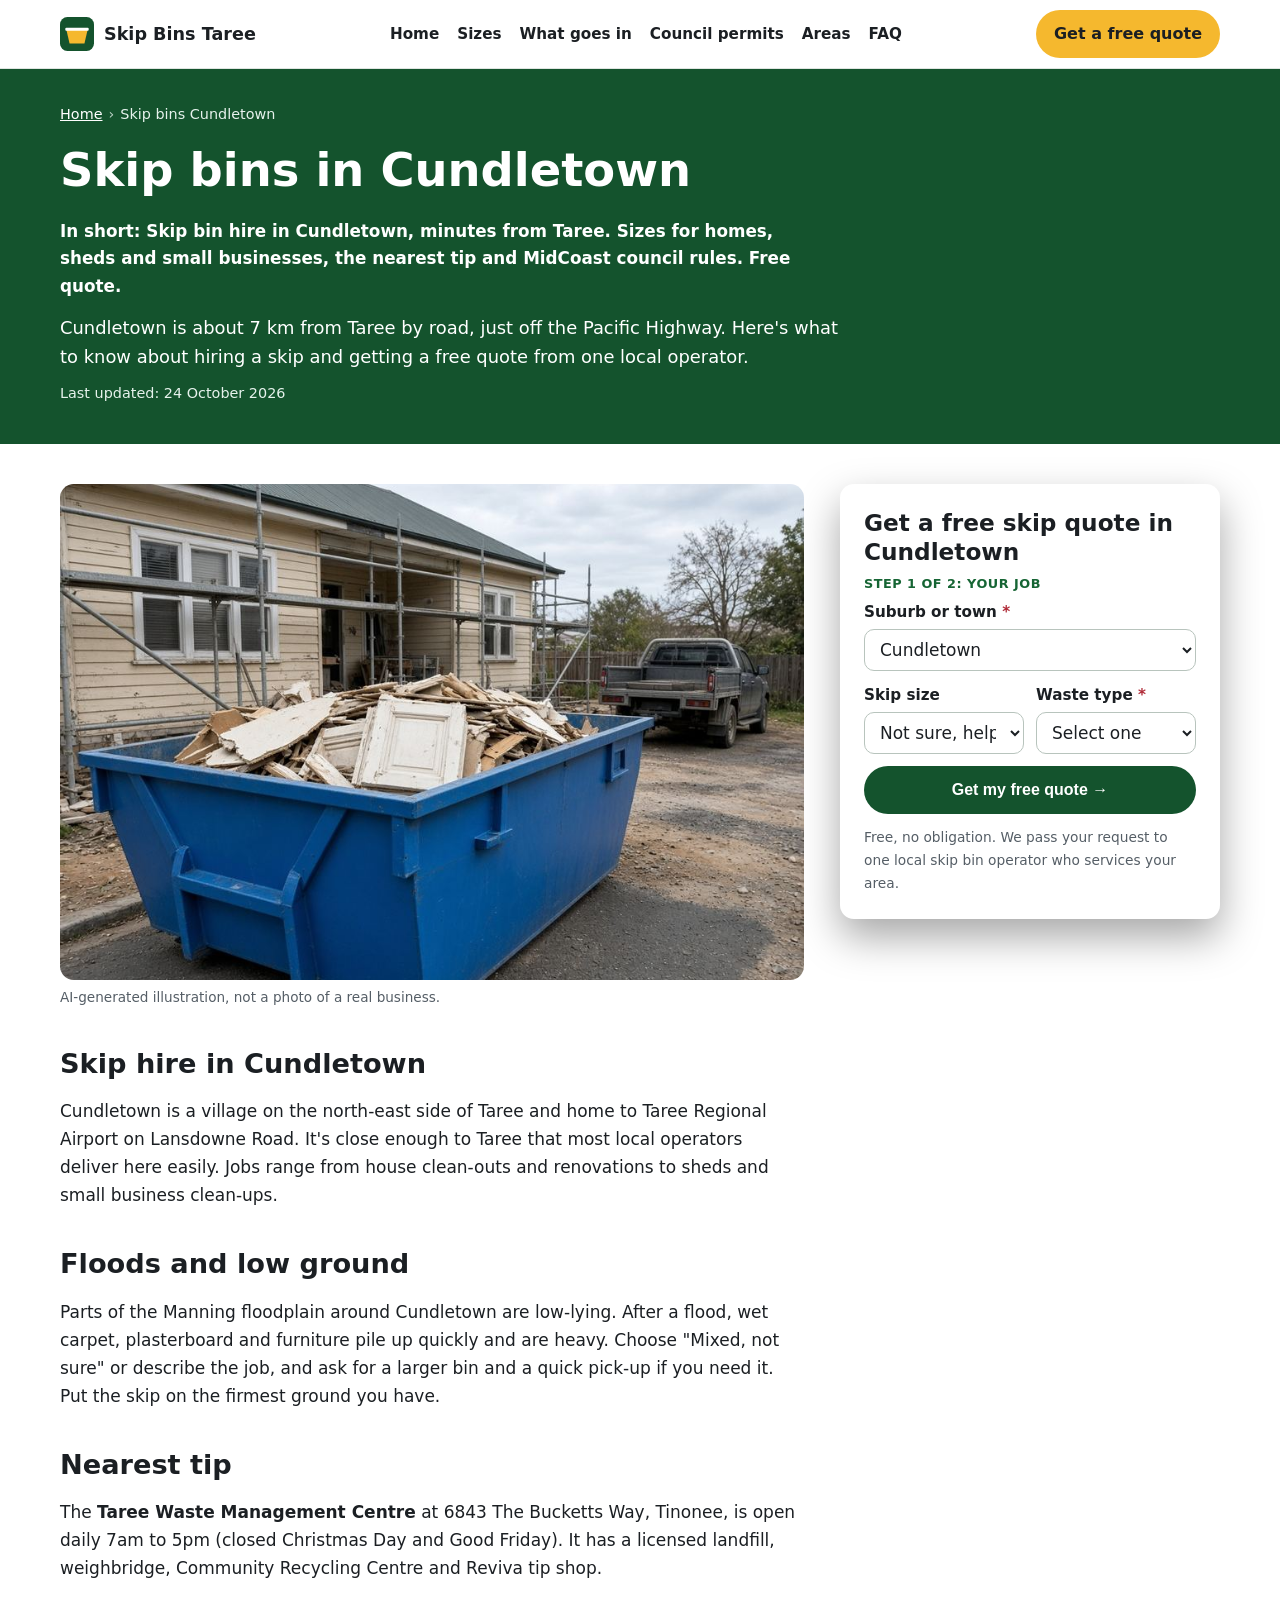
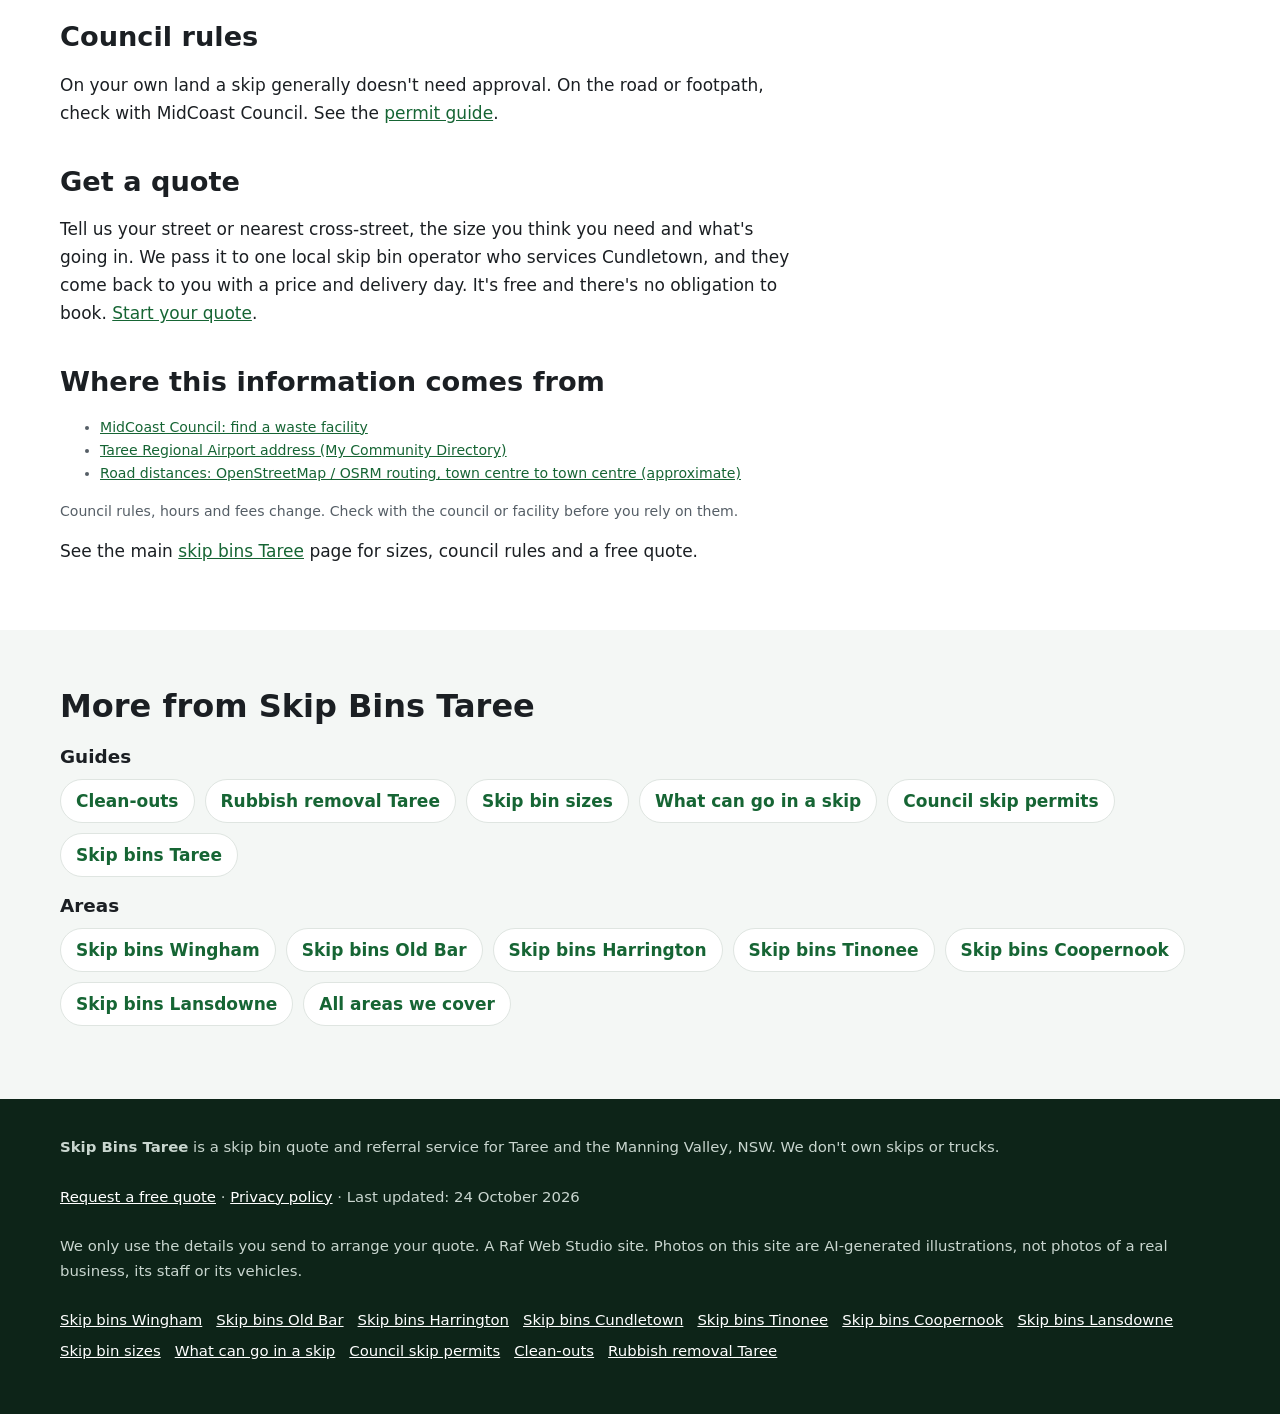
<file: skip-bins-cundletown/index.html>
<!doctype html>
<html lang="en-AU">
<head>
<meta charset="utf-8">
<meta name="viewport" content="width=device-width, initial-scale=1">
<title>Skip Bins Cundletown | Free Skip Bin Hire Quotes near Taree</title>
<meta name="description" content="Skip bin hire in Cundletown, minutes from Taree. Sizes for homes, sheds and small businesses, the nearest tip and MidCoast council rules. Free quote.">
<link rel="canonical" href="https://skipbinstaree.com/skip-bins-cundletown/">
<link rel="icon" href="/favicon.svg" type="image/svg+xml">
<meta name="theme-color" content="#14532d">
<meta property="og:type" content="article">
<meta property="og:locale" content="en_AU">
<meta property="og:site_name" content="Skip Bins Taree">
<meta property="og:title" content="Skip Bins Cundletown | Free Skip Bin Hire Quotes near Taree">
<meta property="og:description" content="Skip bin hire in Cundletown, minutes from Taree. Sizes for homes, sheds and small businesses, the nearest tip and MidCoast council rules. Free quote.">
<meta property="og:url" content="https://skipbinstaree.com/skip-bins-cundletown/">
<meta property="og:image" content="https://skipbinstaree.com/img/hero.jpg">
<meta name="twitter:card" content="summary_large_image">
<script>document.documentElement.classList.add('js')</script>
<link rel="stylesheet" href="/styles.css">

<!-- Google tag (gtag.js) -->
<script async src="https://www.googletagmanager.com/gtag/js?id=G-CYSBEL6EFN"></script>
<script>
  window.dataLayer = window.dataLayer || [];
  function gtag(){dataLayer.push(arguments);}
  gtag('js', new Date());
  gtag('config', 'G-CYSBEL6EFN');
</script>

<script type="application/ld+json">
{
 "@context": "https://schema.org",
 "@type": "WebPage",
 "@id": "https://skipbinstaree.com/skip-bins-cundletown/#webpage",
 "url": "https://skipbinstaree.com/skip-bins-cundletown/",
 "name": "Skip Bins Cundletown | Free Skip Bin Hire Quotes near Taree",
 "description": "Skip bin hire in Cundletown, minutes from Taree. Sizes for homes, sheds and small businesses, the nearest tip and MidCoast council rules. Free quote.",
 "inLanguage": "en-AU",
 "dateModified": "2026-10-24",
 "isPartOf": {
  "@id": "https://skipbinstaree.com/#website"
 }
}
</script>
<script type="application/ld+json">
{
 "@context": "https://schema.org",
 "@type": "BreadcrumbList",
 "itemListElement": [
  {
   "@type": "ListItem",
   "position": 1,
   "name": "Home",
   "item": "https://skipbinstaree.com/"
  },
  {
   "@type": "ListItem",
   "position": 2,
   "name": "Skip bins Cundletown",
   "item": "https://skipbinstaree.com/skip-bins-cundletown/"
  }
 ]
}
</script>
<script type="application/ld+json">
{
 "@context": "https://schema.org",
 "@type": "Service",
 "@id": "https://skipbinstaree.com/skip-bins-cundletown/#service",
 "name": "Skip bin hire quotes in Cundletown",
 "serviceType": "Skip bin hire",
 "description": "Skip bin hire in Cundletown, minutes from Taree. Sizes for homes, sheds and small businesses, the nearest tip and MidCoast council rules. Free quote.",
 "url": "https://skipbinstaree.com/skip-bins-cundletown/",
 "provider": {
  "@type": "Organization",
  "name": "Skip Bins Taree",
  "url": "https://skipbinstaree.com/"
 },
 "areaServed": [
  {
   "@type": "Place",
   "name": "Cundletown, NSW"
  }
 ]
}
</script>
</head>
<body>
<a class="skip-link" href="#main">Skip to content</a>

<header class="site-header">
  <div class="wrap">
    <a class="brand" href="/" aria-label="Skip Bins Taree home">
      <svg viewBox="0 0 64 64" aria-hidden="true"><rect width="64" height="64" rx="14" fill="#14532d"/><path d="M12 24h40l-6 26H18z" fill="#f5b82e"/><rect x="10" y="20" width="44" height="6" rx="2" fill="#fff"/></svg>
      Skip Bins Taree
    </a>
    <nav class="nav" aria-label="Main">
      <a href="/">Home</a>
      <a href="/skip-bin-sizes/">Sizes</a>
      <a href="/what-can-go-in-a-skip/">What goes in</a>
      <a href="/skip-bin-council-permit/">Council permits</a>
      <a href="/#areas">Areas</a>
      <a href="/#faq">FAQ</a>
    </nav>
    <a class="btn btn-call header-call" href="#quote">Get a free quote</a>
  </div>
</header>

<main id="main">
<section class="page-hero" aria-labelledby="h1">
  <div class="wrap">
    <nav class="crumbs" aria-label="Breadcrumb"><ol><li><a href="https://skipbinstaree.com/">Home</a></li><li aria-current="page">Skip bins Cundletown</li></ol></nav>
    <h1 id="h1">Skip bins in Cundletown</h1>
    <p class="summary">In short: Skip bin hire in Cundletown, minutes from Taree. Sizes for homes, sheds and small businesses, the nearest tip and MidCoast council rules. Free quote.</p>
    <p class="lead">Cundletown is about 7 km from Taree by road, just off the Pacific Highway. Here's what to know about hiring a skip and getting a free quote from one local operator.</p>
    <p class="updated">Last updated: 24 October 2026</p>
  </div>
</section>
<div class="wrap page-grid">
  <article class="page-body">
<figure><img src="/img/card-reno.jpg" width="900" height="600" style="aspect-ratio:3/2;object-fit:cover" alt="Illustration of a skip bin with renovation waste beside a house" decoding="async"><figcaption>AI-generated illustration, not a photo of a real business.</figcaption></figure>
<h2>Skip hire in Cundletown</h2>
<p>Cundletown is a village on the north-east side of Taree and home to Taree Regional Airport on Lansdowne Road. It's close enough to Taree that most local operators deliver here easily. Jobs range from house clean-outs and renovations to sheds and small business clean-ups.</p>
<h2>Floods and low ground</h2>
<p>Parts of the Manning floodplain around Cundletown are low-lying. After a flood, wet carpet, plasterboard and furniture pile up quickly and are heavy. Choose "Mixed, not sure" or describe the job, and ask for a larger bin and a quick pick-up if you need it. Put the skip on the firmest ground you have.</p>
<h2>Nearest tip</h2>
<p>The <strong>Taree Waste Management Centre</strong> at 6843 The Bucketts Way, Tinonee, is open daily 7am to 5pm (closed Christmas Day and Good Friday). It has a licensed landfill, weighbridge, Community Recycling Centre and Reviva tip shop.</p>
<h2>Council rules</h2>
<p>On your own land a skip generally doesn't need approval. On the road or footpath, check with MidCoast Council. See the <a href="/skip-bin-council-permit/">permit guide</a>.</p>
<h2>Get a quote</h2>
<p>Tell us your street or nearest cross-street, the size you think you need and what's going in. We pass it to one local skip bin operator who services Cundletown, and they come back to you with a price and delivery day. It's free and there's no obligation to book. <a href="#quote">Start your quote</a>.</p>
<h2>Where this information comes from</h2>
<ul class="sources"><li><a href="https://www.midcoast.nsw.gov.au/Services/Waste-and-recycling/Find-a-waste-facility" rel="noopener">MidCoast Council: find a waste facility</a></li><li><a href="https://www.mycommunitydirectory.com.au/Outlet/201953/Taree_Regional_Airport" rel="noopener">Taree Regional Airport address (My Community Directory)</a></li><li><a href="https://www.openstreetmap.org/" rel="noopener">Road distances: OpenStreetMap / OSRM routing, town centre to town centre (approximate)</a></li></ul>
<p class="sources">Council rules, hours and fees change. Check with the council or facility before you rely on them.</p>

<p class="home-link">See the main <a href="/">skip bins Taree</a> page for sizes, council rules and a free quote.</p>
  </article>
  <aside class="page-aside">
    <div class="hero-form-card" id="quote">
      <h2 id="quote-h">Get a free skip quote in Cundletown</h2>
      <form class="quote-form two-step" id="quote-form" action="https://formsubmit.co/95bd9bc987959fdb3b12eddf2388cf85" method="post" novalidate>
        <input type="hidden" name="_subject" value="New quote request – skipbinstaree.com">
        <input type="hidden" name="_captcha" value="true">
        <input type="hidden" name="_template" value="table">
        <input type="hidden" name="_next" value="https://skipbinstaree.com/thanks.html">
        <input type="hidden" name="_autoresponse" value="Thanks for your skip bin request. We&#x27;ve received it and are passing it to a local operator, who&#x27;ll be in touch shortly with availability and a price.">
        <input type="text" name="_honey" style="display:none" tabindex="-1" autocomplete="off" aria-hidden="true">
        <input type="hidden" name="source" value="skipbinstaree.com">
        <input type="hidden" name="page" value="/skip-bins-cundletown/">
        <fieldset class="step step-1">
          <legend class="step-label">Step 1 of 2: your job</legend>
          <div class="full"><label for="suburb">Suburb or town <span class="req" aria-hidden="true">*</span></label>
            <select id="suburb" name="suburb" required><option value="">Choose your suburb</option><option>Taree</option><option>Taree South</option><option selected>Cundletown</option><option>Purfleet</option><option>Tinonee</option><option>Wingham</option><option>Old Bar</option><option>Wallabi Point</option><option>Manning Point</option><option>Harrington</option><option>Crowdy Head</option><option>Coopernook</option><option>Lansdowne</option><option>Krambach</option><option>Croki</option><option>Mitchells Island</option><option>Oxley Island</option><option>Johns River</option><option value="Other">Other (tell us below)</option></select></div>
          <div class="full other-wrap"><label for="suburb_other">Other suburb or town</label><input id="suburb_other" name="suburb_other" type="text" autocomplete="address-level2"></div>
          <div><label for="size">Skip size</label>
            <select id="size" name="skip_size"><option value="Not sure">Not sure, help me choose</option><option>Skip bag (about 1 m³)</option><option>2 m³</option><option>3 m³</option><option>4 m³</option><option>6 m³</option><option>8 m³</option><option>9 m³</option><option>10–12 m³</option><option>Larger / hook-lift</option></select></div>
          <div><label for="waste">Waste type <span class="req" aria-hidden="true">*</span></label>
            <select id="waste" name="waste_type" required><option value="">Select one</option><option>General household</option><option>Green waste</option><option>Mixed renovation / building</option><option>Soil, concrete or bricks</option><option>Mixed, not sure</option><option>May contain asbestos</option></select></div>
          <div class="full js-only"><button class="btn btn-primary btn-block" type="button" id="to-step-2">Get my free quote →</button></div>
          <p class="microcopy full">Free, no obligation. We pass your request to one local skip bin operator who services your area.</p>
          <p class="form-error full" id="step1-error" role="alert" hidden>Please choose your suburb and waste type.</p>
        </fieldset>
        <fieldset class="step step-2" id="step-2">
          <legend class="step-label">Step 2 of 2: your details</legend>
          <div><label for="name">Name <span class="req" aria-hidden="true">*</span></label><input id="name" name="name" type="text" autocomplete="name" required></div>
          <div><label for="phone">Phone <span class="req" aria-hidden="true">*</span></label><input id="phone" name="phone" type="tel" autocomplete="tel" inputmode="tel" required></div>
          <div><label for="email">Email</label><input id="email" name="email" type="email" autocomplete="email"></div>
          <div><label for="date">Delivery date</label><input id="date" name="preferred_date" type="date"></div>
          <div class="full"><label for="message">Anything else?</label><textarea id="message" name="message" rows="2" placeholder="e.g. flood clean-up, bin on the driveway, steep block in Wingham, 7 days"></textarea></div>
          <p class="consent full">By sending this form you agree we can share your details with one local skip bin operator so they can quote for your job. See our <a href="/privacy.html">privacy policy</a>.</p>
          <div class="full step2-actions"><button class="btn btn-primary" type="submit">Send my quote request</button><button class="btn-link js-only" type="button" id="back-1">← Back</button></div>
        </fieldset>
      </form>
    </div>
  </aside>
</div>
<section class="alt" aria-labelledby="more-h">
  <div class="wrap">
    <h2 id="more-h">More from Skip Bins Taree</h2>
    <h3>Guides</h3>
    <ul class="link-list"><li><a href="/clean-outs/">Clean-outs</a></li><li><a href="/rubbish-removal-taree/">Rubbish removal Taree</a></li><li><a href="/skip-bin-sizes/">Skip bin sizes</a></li><li><a href="/what-can-go-in-a-skip/">What can go in a skip</a></li><li><a href="/skip-bin-council-permit/">Council skip permits</a></li><li><a href="/">Skip bins Taree</a></li></ul>
    <h3>Areas</h3>
    <ul class="link-list"><li><a href="/skip-bins-wingham/">Skip bins Wingham</a></li><li><a href="/skip-bins-old-bar/">Skip bins Old Bar</a></li><li><a href="/skip-bins-harrington/">Skip bins Harrington</a></li><li><a href="/skip-bins-tinonee/">Skip bins Tinonee</a></li><li><a href="/skip-bins-coopernook/">Skip bins Coopernook</a></li><li><a href="/skip-bins-lansdowne/">Skip bins Lansdowne</a></li><li><a href="/#areas">All areas we cover</a></li></ul>
  </div>
</section>
</main>

<footer class="site-footer">
  <div class="wrap">
    <p><strong>Skip Bins Taree</strong> is a skip bin quote and referral service for Taree and the Manning Valley, NSW. We don't own skips or trucks.</p>
    <p><a href="#quote">Request a free quote</a> · <a href="/privacy.html">Privacy policy</a> · Last updated: 24 October 2026</p>
    <p>We only use the details you send to arrange your quote. A Raf Web Studio site. Photos on this site are AI-generated illustrations, not photos of a real business, its staff or its vehicles.</p>
    <p class="footer-links"><a href="/skip-bins-wingham/">Skip bins Wingham</a> <a href="/skip-bins-old-bar/">Skip bins Old Bar</a> <a href="/skip-bins-harrington/">Skip bins Harrington</a> <a href="/skip-bins-cundletown/">Skip bins Cundletown</a> <a href="/skip-bins-tinonee/">Skip bins Tinonee</a> <a href="/skip-bins-coopernook/">Skip bins Coopernook</a> <a href="/skip-bins-lansdowne/">Skip bins Lansdowne</a> <a href="/skip-bin-sizes/">Skip bin sizes</a> <a href="/what-can-go-in-a-skip/">What can go in a skip</a> <a href="/skip-bin-council-permit/">Council skip permits</a> <a href="/clean-outs/">Clean-outs</a> <a href="/rubbish-removal-taree/">Rubbish removal Taree</a></p>
  </div>
</footer>

<div class="mobile-call" aria-label="Quick contact">
  <a class="btn btn-call" href="#quote">Get a free quote</a>
</div>
<script src="/form.js" defer></script>
</body>
</html>
</file>
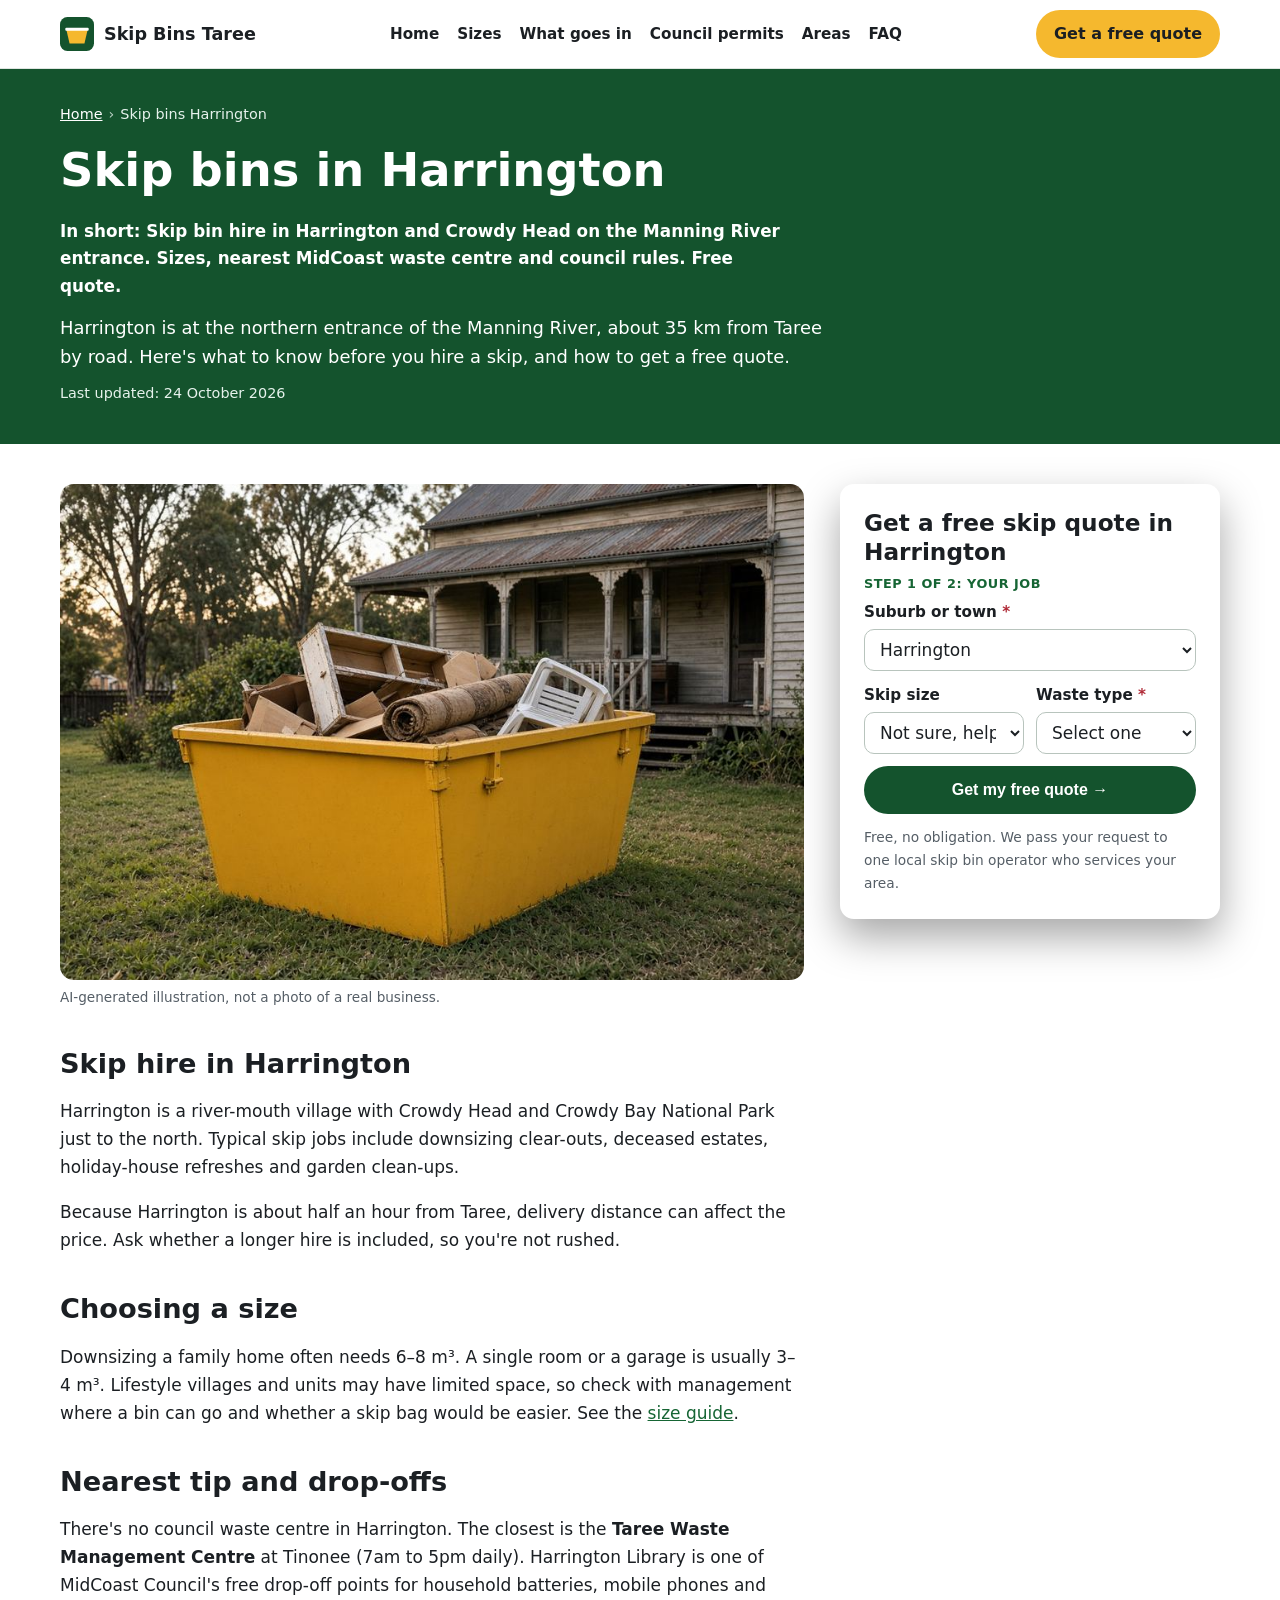
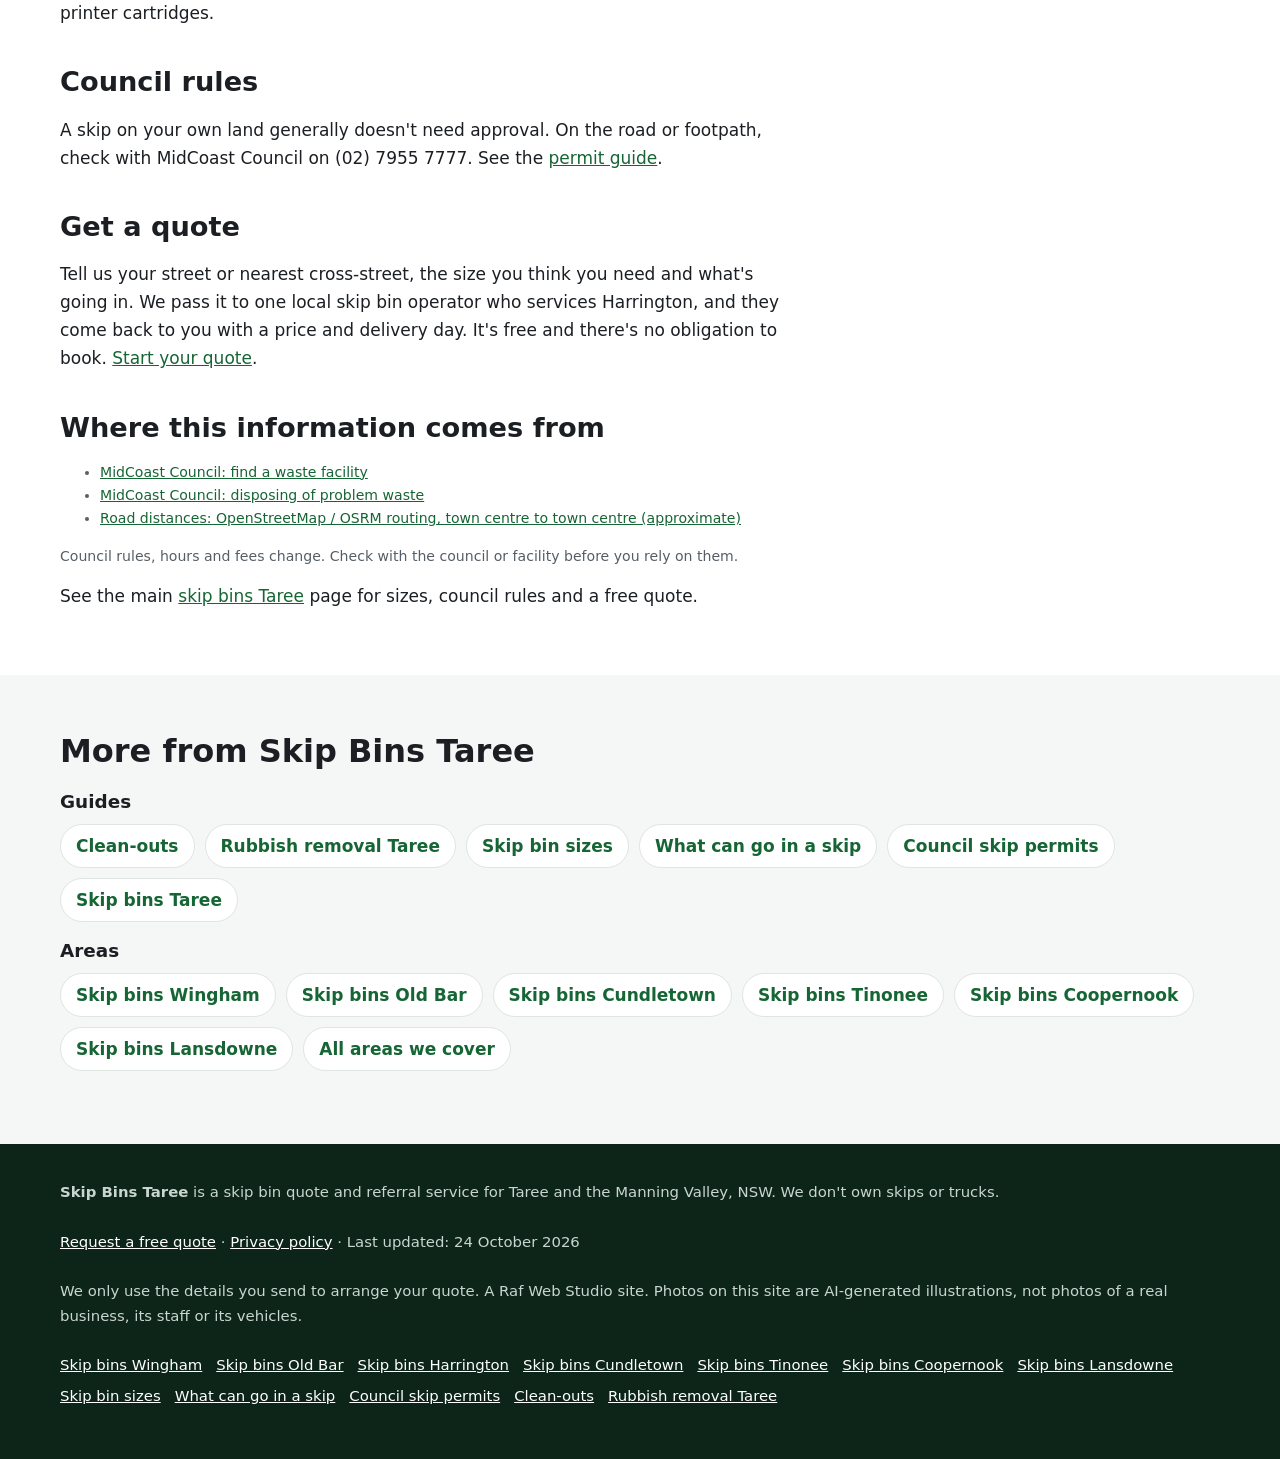
<file: skip-bins-harrington/index.html>
<!doctype html>
<html lang="en-AU">
<head>
<meta charset="utf-8">
<meta name="viewport" content="width=device-width, initial-scale=1">
<title>Skip Bins Harrington NSW | Free Skip Bin Quotes, Harrington &amp; Crowdy Head</title>
<meta name="description" content="Skip bin hire in Harrington and Crowdy Head on the Manning River entrance. Sizes, nearest MidCoast waste centre and council rules. Free quote.">
<link rel="canonical" href="https://skipbinstaree.com/skip-bins-harrington/">
<link rel="icon" href="/favicon.svg" type="image/svg+xml">
<meta name="theme-color" content="#14532d">
<meta property="og:type" content="article">
<meta property="og:locale" content="en_AU">
<meta property="og:site_name" content="Skip Bins Taree">
<meta property="og:title" content="Skip Bins Harrington NSW | Free Skip Bin Quotes, Harrington &amp; Crowdy Head">
<meta property="og:description" content="Skip bin hire in Harrington and Crowdy Head on the Manning River entrance. Sizes, nearest MidCoast waste centre and council rules. Free quote.">
<meta property="og:url" content="https://skipbinstaree.com/skip-bins-harrington/">
<meta property="og:image" content="https://skipbinstaree.com/img/hero.jpg">
<meta name="twitter:card" content="summary_large_image">
<script>document.documentElement.classList.add('js')</script>
<link rel="stylesheet" href="/styles.css">

<!-- Google tag (gtag.js) -->
<script async src="https://www.googletagmanager.com/gtag/js?id=G-CYSBEL6EFN"></script>
<script>
  window.dataLayer = window.dataLayer || [];
  function gtag(){dataLayer.push(arguments);}
  gtag('js', new Date());
  gtag('config', 'G-CYSBEL6EFN');
</script>

<script type="application/ld+json">
{
 "@context": "https://schema.org",
 "@type": "WebPage",
 "@id": "https://skipbinstaree.com/skip-bins-harrington/#webpage",
 "url": "https://skipbinstaree.com/skip-bins-harrington/",
 "name": "Skip Bins Harrington NSW | Free Skip Bin Quotes, Harrington & Crowdy Head",
 "description": "Skip bin hire in Harrington and Crowdy Head on the Manning River entrance. Sizes, nearest MidCoast waste centre and council rules. Free quote.",
 "inLanguage": "en-AU",
 "dateModified": "2026-10-24",
 "isPartOf": {
  "@id": "https://skipbinstaree.com/#website"
 }
}
</script>
<script type="application/ld+json">
{
 "@context": "https://schema.org",
 "@type": "BreadcrumbList",
 "itemListElement": [
  {
   "@type": "ListItem",
   "position": 1,
   "name": "Home",
   "item": "https://skipbinstaree.com/"
  },
  {
   "@type": "ListItem",
   "position": 2,
   "name": "Skip bins Harrington",
   "item": "https://skipbinstaree.com/skip-bins-harrington/"
  }
 ]
}
</script>
<script type="application/ld+json">
{
 "@context": "https://schema.org",
 "@type": "Service",
 "@id": "https://skipbinstaree.com/skip-bins-harrington/#service",
 "name": "Skip bin hire quotes in Harrington",
 "serviceType": "Skip bin hire",
 "description": "Skip bin hire in Harrington and Crowdy Head on the Manning River entrance. Sizes, nearest MidCoast waste centre and council rules. Free quote.",
 "url": "https://skipbinstaree.com/skip-bins-harrington/",
 "provider": {
  "@type": "Organization",
  "name": "Skip Bins Taree",
  "url": "https://skipbinstaree.com/"
 },
 "areaServed": [
  {
   "@type": "Place",
   "name": "Harrington, NSW"
  }
 ]
}
</script>
</head>
<body>
<a class="skip-link" href="#main">Skip to content</a>

<header class="site-header">
  <div class="wrap">
    <a class="brand" href="/" aria-label="Skip Bins Taree home">
      <svg viewBox="0 0 64 64" aria-hidden="true"><rect width="64" height="64" rx="14" fill="#14532d"/><path d="M12 24h40l-6 26H18z" fill="#f5b82e"/><rect x="10" y="20" width="44" height="6" rx="2" fill="#fff"/></svg>
      Skip Bins Taree
    </a>
    <nav class="nav" aria-label="Main">
      <a href="/">Home</a>
      <a href="/skip-bin-sizes/">Sizes</a>
      <a href="/what-can-go-in-a-skip/">What goes in</a>
      <a href="/skip-bin-council-permit/">Council permits</a>
      <a href="/#areas">Areas</a>
      <a href="/#faq">FAQ</a>
    </nav>
    <a class="btn btn-call header-call" href="#quote">Get a free quote</a>
  </div>
</header>

<main id="main">
<section class="page-hero" aria-labelledby="h1">
  <div class="wrap">
    <nav class="crumbs" aria-label="Breadcrumb"><ol><li><a href="https://skipbinstaree.com/">Home</a></li><li aria-current="page">Skip bins Harrington</li></ol></nav>
    <h1 id="h1">Skip bins in Harrington</h1>
    <p class="summary">In short: Skip bin hire in Harrington and Crowdy Head on the Manning River entrance. Sizes, nearest MidCoast waste centre and council rules. Free quote.</p>
    <p class="lead">Harrington is at the northern entrance of the Manning River, about 35 km from Taree by road. Here's what to know before you hire a skip, and how to get a free quote.</p>
    <p class="updated">Last updated: 24 October 2026</p>
  </div>
</section>
<div class="wrap page-grid">
  <article class="page-body">
<figure><img src="/img/card-home.jpg" width="900" height="600" style="aspect-ratio:3/2;object-fit:cover" alt="Illustration of a skip bin outside a home during a clean-out" decoding="async"><figcaption>AI-generated illustration, not a photo of a real business.</figcaption></figure>
<h2>Skip hire in Harrington</h2>
<p>Harrington is a river-mouth village with Crowdy Head and Crowdy Bay National Park just to the north. Typical skip jobs include downsizing clear-outs, deceased estates, holiday-house refreshes and garden clean-ups.</p><p>Because Harrington is about half an hour from Taree, delivery distance can affect the price. Ask whether a longer hire is included, so you're not rushed.</p>
<h2>Choosing a size</h2>
<p>Downsizing a family home often needs 6–8 m³. A single room or a garage is usually 3–4 m³. Lifestyle villages and units may have limited space, so check with management where a bin can go and whether a skip bag would be easier. See the <a href="/skip-bin-sizes/">size guide</a>.</p>
<h2>Nearest tip and drop-offs</h2>
<p>There's no council waste centre in Harrington. The closest is the <strong>Taree Waste Management Centre</strong> at Tinonee (7am to 5pm daily). Harrington Library is one of MidCoast Council's free drop-off points for household batteries, mobile phones and printer cartridges.</p>
<h2>Council rules</h2>
<p>A skip on your own land generally doesn't need approval. On the road or footpath, check with MidCoast Council on (02) 7955 7777. See the <a href="/skip-bin-council-permit/">permit guide</a>.</p>
<h2>Get a quote</h2>
<p>Tell us your street or nearest cross-street, the size you think you need and what's going in. We pass it to one local skip bin operator who services Harrington, and they come back to you with a price and delivery day. It's free and there's no obligation to book. <a href="#quote">Start your quote</a>.</p>
<h2>Where this information comes from</h2>
<ul class="sources"><li><a href="https://www.midcoast.nsw.gov.au/Services/Waste-and-recycling/Find-a-waste-facility" rel="noopener">MidCoast Council: find a waste facility</a></li><li><a href="https://www.midcoast.nsw.gov.au/Services/Waste-and-recycling/Disposing-of-problem-waste" rel="noopener">MidCoast Council: disposing of problem waste</a></li><li><a href="https://www.openstreetmap.org/" rel="noopener">Road distances: OpenStreetMap / OSRM routing, town centre to town centre (approximate)</a></li></ul>
<p class="sources">Council rules, hours and fees change. Check with the council or facility before you rely on them.</p>

<p class="home-link">See the main <a href="/">skip bins Taree</a> page for sizes, council rules and a free quote.</p>
  </article>
  <aside class="page-aside">
    <div class="hero-form-card" id="quote">
      <h2 id="quote-h">Get a free skip quote in Harrington</h2>
      <form class="quote-form two-step" id="quote-form" action="https://formsubmit.co/95bd9bc987959fdb3b12eddf2388cf85" method="post" novalidate>
        <input type="hidden" name="_subject" value="New quote request – skipbinstaree.com">
        <input type="hidden" name="_captcha" value="true">
        <input type="hidden" name="_template" value="table">
        <input type="hidden" name="_next" value="https://skipbinstaree.com/thanks.html">
        <input type="hidden" name="_autoresponse" value="Thanks for your skip bin request. We&#x27;ve received it and are passing it to a local operator, who&#x27;ll be in touch shortly with availability and a price.">
        <input type="text" name="_honey" style="display:none" tabindex="-1" autocomplete="off" aria-hidden="true">
        <input type="hidden" name="source" value="skipbinstaree.com">
        <input type="hidden" name="page" value="/skip-bins-harrington/">
        <fieldset class="step step-1">
          <legend class="step-label">Step 1 of 2: your job</legend>
          <div class="full"><label for="suburb">Suburb or town <span class="req" aria-hidden="true">*</span></label>
            <select id="suburb" name="suburb" required><option value="">Choose your suburb</option><option>Taree</option><option>Taree South</option><option>Cundletown</option><option>Purfleet</option><option>Tinonee</option><option>Wingham</option><option>Old Bar</option><option>Wallabi Point</option><option>Manning Point</option><option selected>Harrington</option><option>Crowdy Head</option><option>Coopernook</option><option>Lansdowne</option><option>Krambach</option><option>Croki</option><option>Mitchells Island</option><option>Oxley Island</option><option>Johns River</option><option value="Other">Other (tell us below)</option></select></div>
          <div class="full other-wrap"><label for="suburb_other">Other suburb or town</label><input id="suburb_other" name="suburb_other" type="text" autocomplete="address-level2"></div>
          <div><label for="size">Skip size</label>
            <select id="size" name="skip_size"><option value="Not sure">Not sure, help me choose</option><option>Skip bag (about 1 m³)</option><option>2 m³</option><option>3 m³</option><option>4 m³</option><option>6 m³</option><option>8 m³</option><option>9 m³</option><option>10–12 m³</option><option>Larger / hook-lift</option></select></div>
          <div><label for="waste">Waste type <span class="req" aria-hidden="true">*</span></label>
            <select id="waste" name="waste_type" required><option value="">Select one</option><option>General household</option><option>Green waste</option><option>Mixed renovation / building</option><option>Soil, concrete or bricks</option><option>Mixed, not sure</option><option>May contain asbestos</option></select></div>
          <div class="full js-only"><button class="btn btn-primary btn-block" type="button" id="to-step-2">Get my free quote →</button></div>
          <p class="microcopy full">Free, no obligation. We pass your request to one local skip bin operator who services your area.</p>
          <p class="form-error full" id="step1-error" role="alert" hidden>Please choose your suburb and waste type.</p>
        </fieldset>
        <fieldset class="step step-2" id="step-2">
          <legend class="step-label">Step 2 of 2: your details</legend>
          <div><label for="name">Name <span class="req" aria-hidden="true">*</span></label><input id="name" name="name" type="text" autocomplete="name" required></div>
          <div><label for="phone">Phone <span class="req" aria-hidden="true">*</span></label><input id="phone" name="phone" type="tel" autocomplete="tel" inputmode="tel" required></div>
          <div><label for="email">Email</label><input id="email" name="email" type="email" autocomplete="email"></div>
          <div><label for="date">Delivery date</label><input id="date" name="preferred_date" type="date"></div>
          <div class="full"><label for="message">Anything else?</label><textarea id="message" name="message" rows="2" placeholder="e.g. flood clean-up, bin on the driveway, steep block in Wingham, 7 days"></textarea></div>
          <p class="consent full">By sending this form you agree we can share your details with one local skip bin operator so they can quote for your job. See our <a href="/privacy.html">privacy policy</a>.</p>
          <div class="full step2-actions"><button class="btn btn-primary" type="submit">Send my quote request</button><button class="btn-link js-only" type="button" id="back-1">← Back</button></div>
        </fieldset>
      </form>
    </div>
  </aside>
</div>
<section class="alt" aria-labelledby="more-h">
  <div class="wrap">
    <h2 id="more-h">More from Skip Bins Taree</h2>
    <h3>Guides</h3>
    <ul class="link-list"><li><a href="/clean-outs/">Clean-outs</a></li><li><a href="/rubbish-removal-taree/">Rubbish removal Taree</a></li><li><a href="/skip-bin-sizes/">Skip bin sizes</a></li><li><a href="/what-can-go-in-a-skip/">What can go in a skip</a></li><li><a href="/skip-bin-council-permit/">Council skip permits</a></li><li><a href="/">Skip bins Taree</a></li></ul>
    <h3>Areas</h3>
    <ul class="link-list"><li><a href="/skip-bins-wingham/">Skip bins Wingham</a></li><li><a href="/skip-bins-old-bar/">Skip bins Old Bar</a></li><li><a href="/skip-bins-cundletown/">Skip bins Cundletown</a></li><li><a href="/skip-bins-tinonee/">Skip bins Tinonee</a></li><li><a href="/skip-bins-coopernook/">Skip bins Coopernook</a></li><li><a href="/skip-bins-lansdowne/">Skip bins Lansdowne</a></li><li><a href="/#areas">All areas we cover</a></li></ul>
  </div>
</section>
</main>

<footer class="site-footer">
  <div class="wrap">
    <p><strong>Skip Bins Taree</strong> is a skip bin quote and referral service for Taree and the Manning Valley, NSW. We don't own skips or trucks.</p>
    <p><a href="#quote">Request a free quote</a> · <a href="/privacy.html">Privacy policy</a> · Last updated: 24 October 2026</p>
    <p>We only use the details you send to arrange your quote. A Raf Web Studio site. Photos on this site are AI-generated illustrations, not photos of a real business, its staff or its vehicles.</p>
    <p class="footer-links"><a href="/skip-bins-wingham/">Skip bins Wingham</a> <a href="/skip-bins-old-bar/">Skip bins Old Bar</a> <a href="/skip-bins-harrington/">Skip bins Harrington</a> <a href="/skip-bins-cundletown/">Skip bins Cundletown</a> <a href="/skip-bins-tinonee/">Skip bins Tinonee</a> <a href="/skip-bins-coopernook/">Skip bins Coopernook</a> <a href="/skip-bins-lansdowne/">Skip bins Lansdowne</a> <a href="/skip-bin-sizes/">Skip bin sizes</a> <a href="/what-can-go-in-a-skip/">What can go in a skip</a> <a href="/skip-bin-council-permit/">Council skip permits</a> <a href="/clean-outs/">Clean-outs</a> <a href="/rubbish-removal-taree/">Rubbish removal Taree</a></p>
  </div>
</footer>

<div class="mobile-call" aria-label="Quick contact">
  <a class="btn btn-call" href="#quote">Get a free quote</a>
</div>
<script src="/form.js" defer></script>
</body>
</html>
</file>
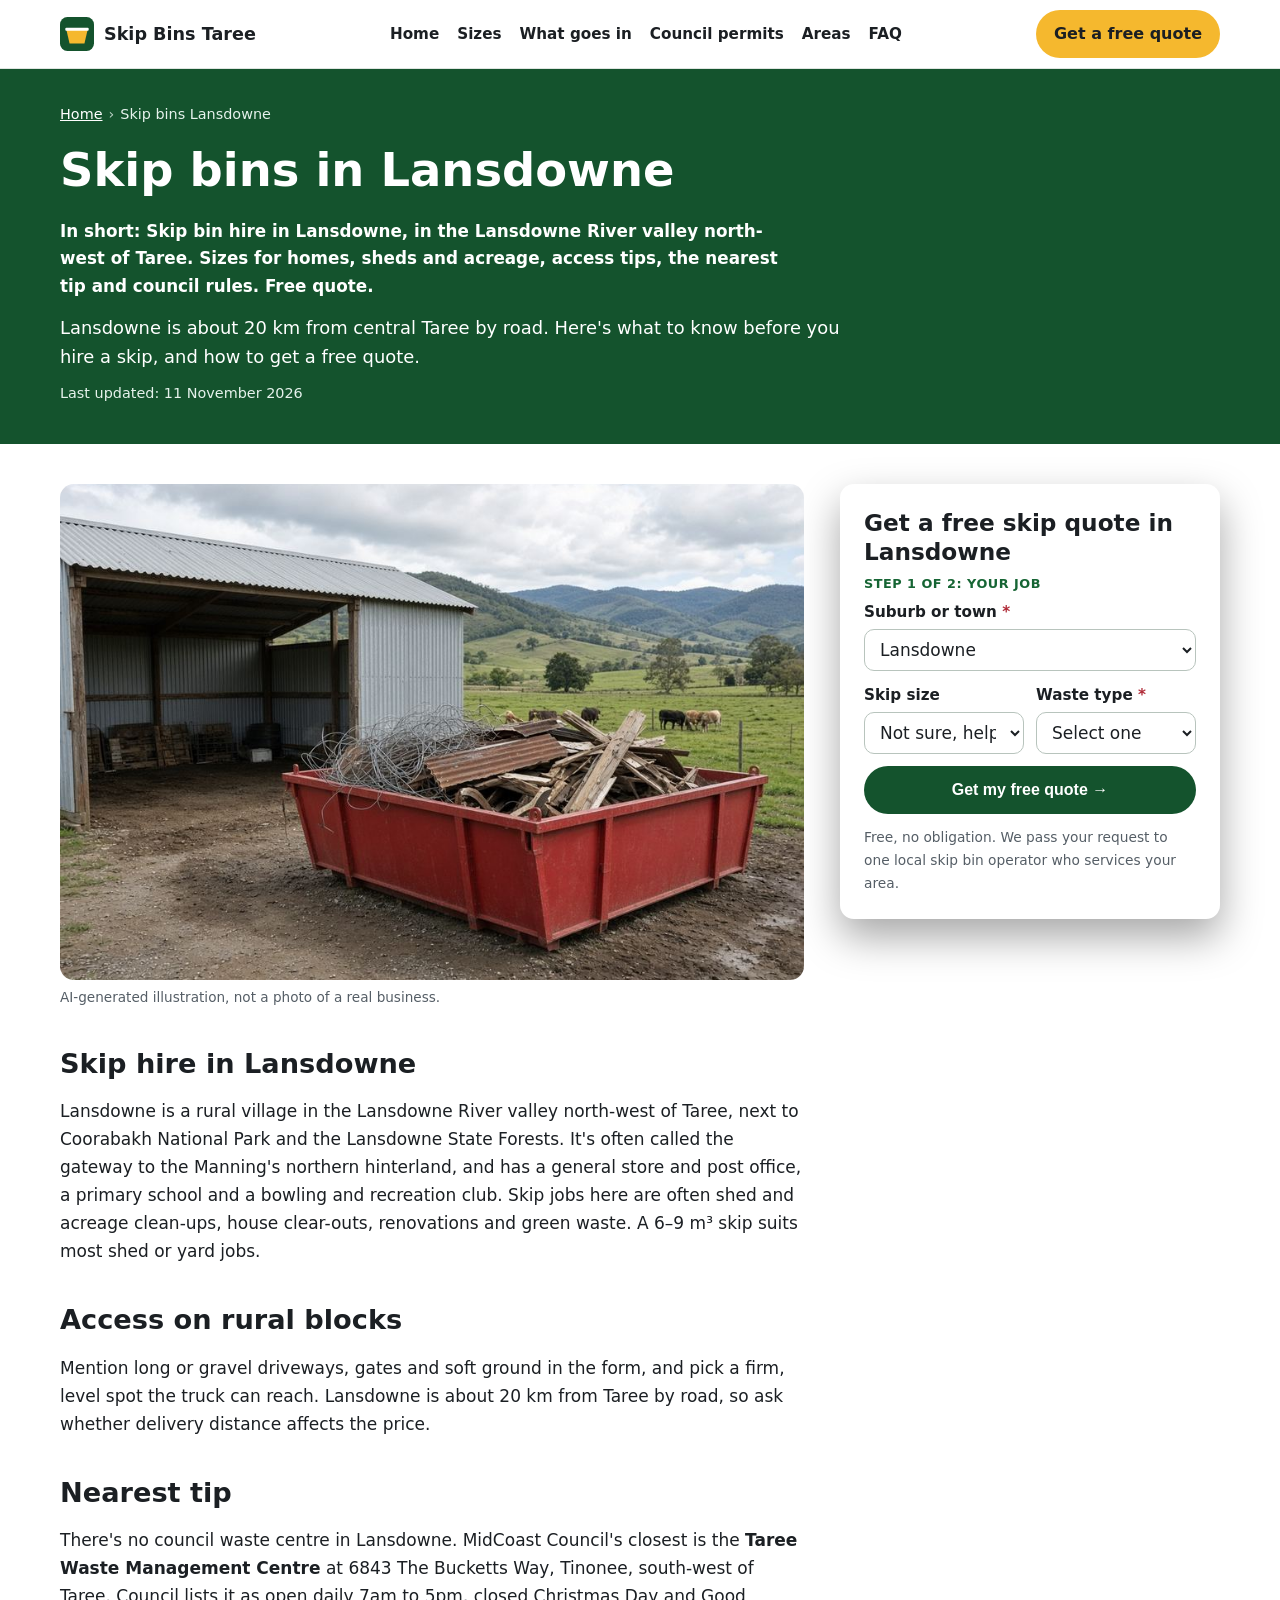
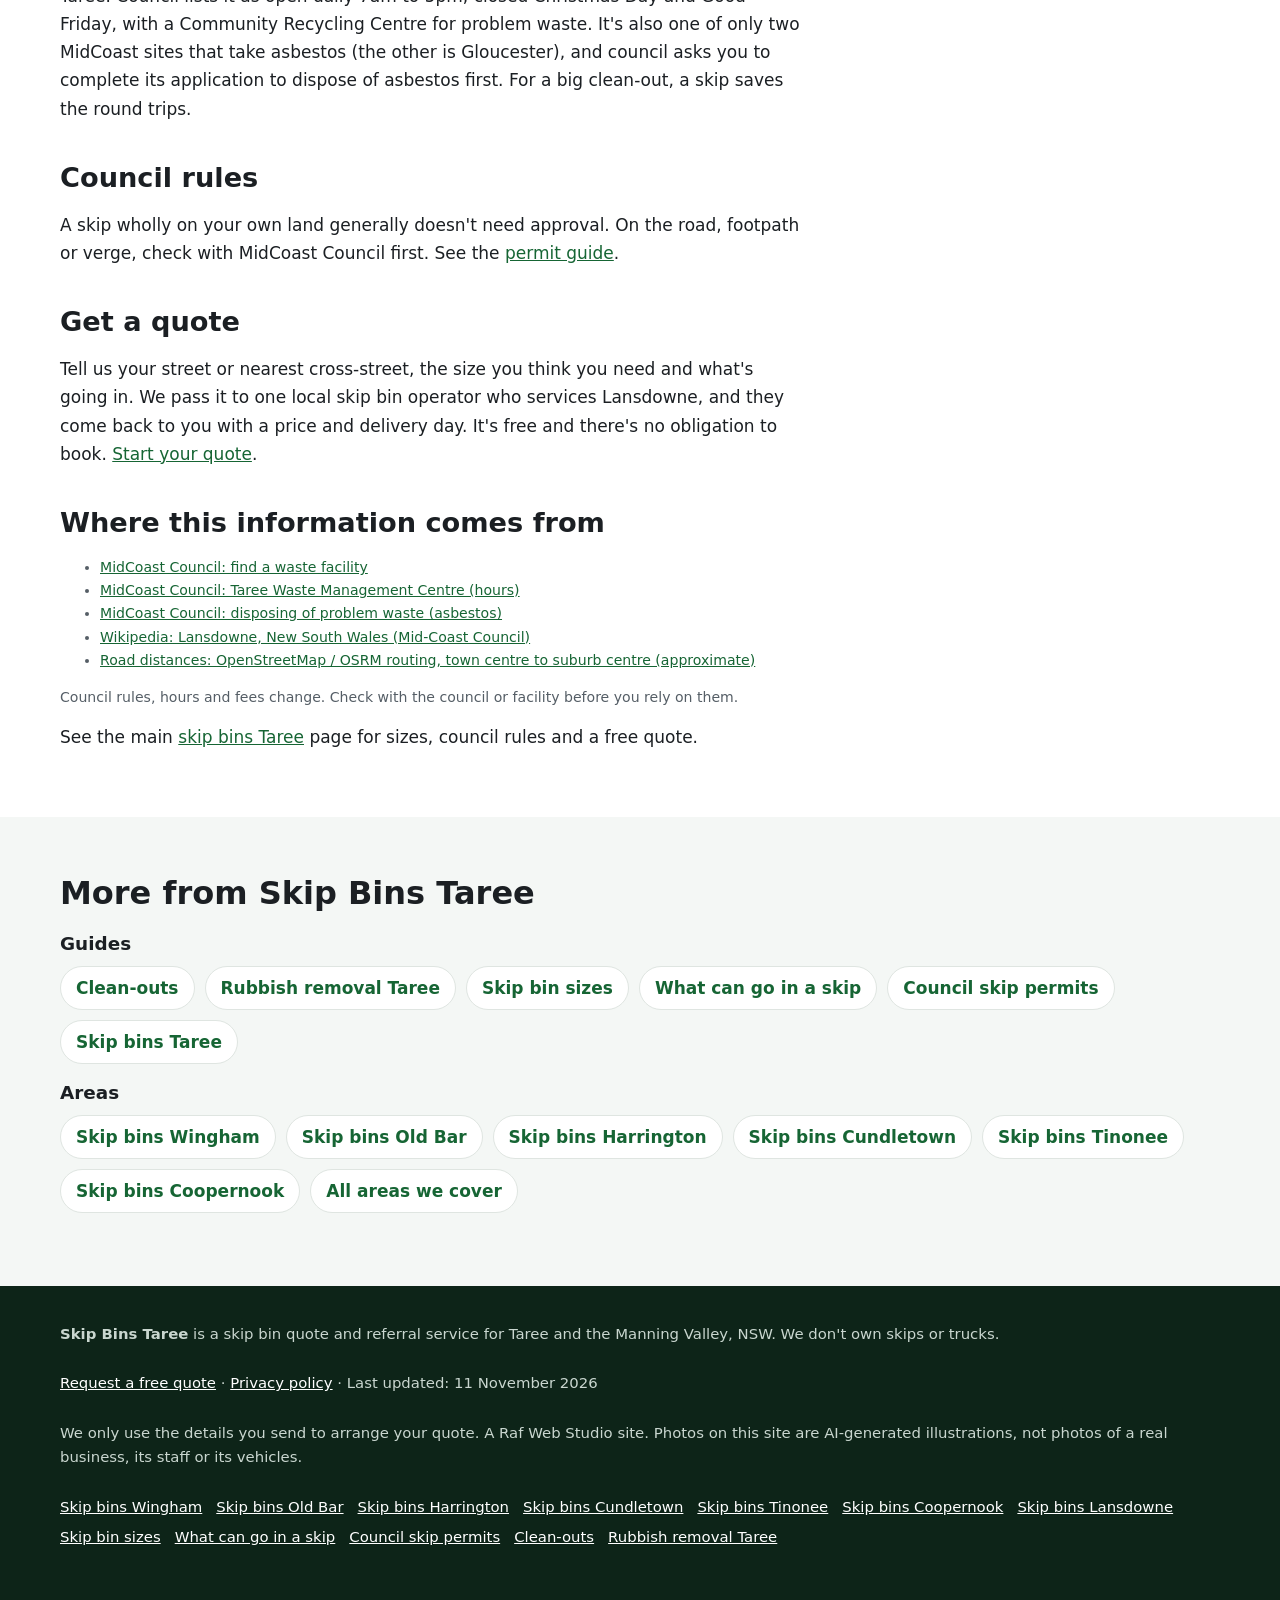
<file: skip-bins-lansdowne/index.html>
<!doctype html>
<html lang="en-AU">
<head>
<meta charset="utf-8">
<meta name="viewport" content="width=device-width, initial-scale=1">
<title>Skip Bins Lansdowne NSW | Free Skip Bin Hire Quotes near Taree</title>
<meta name="description" content="Skip bin hire in Lansdowne, in the Lansdowne River valley north-west of Taree. Sizes for homes, sheds and acreage, access tips, the nearest tip and council rules. Free quote.">
<link rel="canonical" href="https://skipbinstaree.com/skip-bins-lansdowne/">
<link rel="icon" href="/favicon.svg" type="image/svg+xml">
<meta name="theme-color" content="#14532d">
<meta property="og:type" content="article">
<meta property="og:locale" content="en_AU">
<meta property="og:site_name" content="Skip Bins Taree">
<meta property="og:title" content="Skip Bins Lansdowne NSW | Free Skip Bin Hire Quotes near Taree">
<meta property="og:description" content="Skip bin hire in Lansdowne, in the Lansdowne River valley north-west of Taree. Sizes for homes, sheds and acreage, access tips, the nearest tip and council rules. Free quote.">
<meta property="og:url" content="https://skipbinstaree.com/skip-bins-lansdowne/">
<meta property="og:image" content="https://skipbinstaree.com/img/hero.jpg">
<meta name="twitter:card" content="summary_large_image">
<script>document.documentElement.classList.add('js')</script>
<link rel="stylesheet" href="/styles.css">

<!-- Google tag (gtag.js) -->
<script async src="https://www.googletagmanager.com/gtag/js?id=G-CYSBEL6EFN"></script>
<script>
  window.dataLayer = window.dataLayer || [];
  function gtag(){dataLayer.push(arguments);}
  gtag('js', new Date());
  gtag('config', 'G-CYSBEL6EFN');
</script>

<script type="application/ld+json">
{
 "@context": "https://schema.org",
 "@type": "WebPage",
 "@id": "https://skipbinstaree.com/skip-bins-lansdowne/#webpage",
 "url": "https://skipbinstaree.com/skip-bins-lansdowne/",
 "name": "Skip Bins Lansdowne NSW | Free Skip Bin Hire Quotes near Taree",
 "description": "Skip bin hire in Lansdowne, in the Lansdowne River valley north-west of Taree. Sizes for homes, sheds and acreage, access tips, the nearest tip and council rules. Free quote.",
 "inLanguage": "en-AU",
 "dateModified": "2026-11-11",
 "isPartOf": {
  "@id": "https://skipbinstaree.com/#website"
 }
}
</script>
<script type="application/ld+json">
{
 "@context": "https://schema.org",
 "@type": "BreadcrumbList",
 "itemListElement": [
  {
   "@type": "ListItem",
   "position": 1,
   "name": "Home",
   "item": "https://skipbinstaree.com/"
  },
  {
   "@type": "ListItem",
   "position": 2,
   "name": "Skip bins Lansdowne",
   "item": "https://skipbinstaree.com/skip-bins-lansdowne/"
  }
 ]
}
</script>
<script type="application/ld+json">
{
 "@context": "https://schema.org",
 "@type": "Service",
 "@id": "https://skipbinstaree.com/skip-bins-lansdowne/#service",
 "name": "Skip bin hire quotes in Lansdowne",
 "serviceType": "Skip bin hire",
 "description": "Skip bin hire in Lansdowne, in the Lansdowne River valley north-west of Taree. Sizes for homes, sheds and acreage, access tips, the nearest tip and council rules. Free quote.",
 "url": "https://skipbinstaree.com/skip-bins-lansdowne/",
 "provider": {
  "@type": "Organization",
  "name": "Skip Bins Taree",
  "url": "https://skipbinstaree.com/"
 },
 "areaServed": [
  {
   "@type": "Place",
   "name": "Lansdowne, NSW"
  }
 ]
}
</script>
</head>
<body>
<a class="skip-link" href="#main">Skip to content</a>

<header class="site-header">
  <div class="wrap">
    <a class="brand" href="/" aria-label="Skip Bins Taree home">
      <svg viewBox="0 0 64 64" aria-hidden="true"><rect width="64" height="64" rx="14" fill="#14532d"/><path d="M12 24h40l-6 26H18z" fill="#f5b82e"/><rect x="10" y="20" width="44" height="6" rx="2" fill="#fff"/></svg>
      Skip Bins Taree
    </a>
    <nav class="nav" aria-label="Main">
      <a href="/">Home</a>
      <a href="/skip-bin-sizes/">Sizes</a>
      <a href="/what-can-go-in-a-skip/">What goes in</a>
      <a href="/skip-bin-council-permit/">Council permits</a>
      <a href="/#areas">Areas</a>
      <a href="/#faq">FAQ</a>
    </nav>
    <a class="btn btn-call header-call" href="#quote">Get a free quote</a>
  </div>
</header>

<main id="main">
<section class="page-hero" aria-labelledby="h1">
  <div class="wrap">
    <nav class="crumbs" aria-label="Breadcrumb"><ol><li><a href="https://skipbinstaree.com/">Home</a></li><li aria-current="page">Skip bins Lansdowne</li></ol></nav>
    <h1 id="h1">Skip bins in Lansdowne</h1>
    <p class="summary">In short: Skip bin hire in Lansdowne, in the Lansdowne River valley north-west of Taree. Sizes for homes, sheds and acreage, access tips, the nearest tip and council rules. Free quote.</p>
    <p class="lead">Lansdowne is about 20 km from central Taree by road. Here's what to know before you hire a skip, and how to get a free quote.</p>
    <p class="updated">Last updated: 11 November 2026</p>
  </div>
</section>
<div class="wrap page-grid">
  <article class="page-body">
<figure><img src="/img/card-farm.jpg" width="900" height="600" style="aspect-ratio:3/2;object-fit:cover" alt="Illustration of a skip bin on a rural property" decoding="async"><figcaption>AI-generated illustration, not a photo of a real business.</figcaption></figure>
<h2>Skip hire in Lansdowne</h2>
<p>Lansdowne is a rural village in the Lansdowne River valley north-west of Taree, next to Coorabakh National Park and the Lansdowne State Forests. It's often called the gateway to the Manning's northern hinterland, and has a general store and post office, a primary school and a bowling and recreation club. Skip jobs here are often shed and acreage clean-ups, house clear-outs, renovations and green waste. A 6–9 m³ skip suits most shed or yard jobs.</p>
<h2>Access on rural blocks</h2>
<p>Mention long or gravel driveways, gates and soft ground in the form, and pick a firm, level spot the truck can reach. Lansdowne is about 20 km from Taree by road, so ask whether delivery distance affects the price.</p>
<h2>Nearest tip</h2>
<p>There's no council waste centre in Lansdowne. MidCoast Council's closest is the <strong>Taree Waste Management Centre</strong> at 6843 The Bucketts Way, Tinonee, south-west of Taree. Council lists it as open daily 7am to 5pm, closed Christmas Day and Good Friday, with a Community Recycling Centre for problem waste. It's also one of only two MidCoast sites that take asbestos (the other is Gloucester), and council asks you to complete its application to dispose of asbestos first. For a big clean-out, a skip saves the round trips.</p>
<h2>Council rules</h2>
<p>A skip wholly on your own land generally doesn't need approval. On the road, footpath or verge, check with MidCoast Council first. See the <a href="/skip-bin-council-permit/">permit guide</a>.</p>
<h2>Get a quote</h2>
<p>Tell us your street or nearest cross-street, the size you think you need and what's going in. We pass it to one local skip bin operator who services Lansdowne, and they come back to you with a price and delivery day. It's free and there's no obligation to book. <a href="#quote">Start your quote</a>.</p>
<h2>Where this information comes from</h2>
<ul class="sources"><li><a href="https://www.midcoast.nsw.gov.au/Services/Waste-and-recycling/Find-a-waste-facility" rel="noopener">MidCoast Council: find a waste facility</a></li><li><a href="https://www.midcoast.nsw.gov.au/Services/Facilities-and-venues/Find-a-Facility/Outdoor-Facilities/Taree-Waste-Management-Centre" rel="noopener">MidCoast Council: Taree Waste Management Centre (hours)</a></li><li><a href="https://www.midcoast.nsw.gov.au/Services/Waste-and-recycling/Disposing-of-problem-waste" rel="noopener">MidCoast Council: disposing of problem waste (asbestos)</a></li><li><a href="https://en.wikipedia.org/wiki/Lansdowne,_New_South_Wales_(Mid-Coast_Council)" rel="noopener">Wikipedia: Lansdowne, New South Wales (Mid-Coast Council)</a></li><li><a href="https://www.openstreetmap.org/" rel="noopener">Road distances: OpenStreetMap / OSRM routing, town centre to suburb centre (approximate)</a></li></ul>
<p class="sources">Council rules, hours and fees change. Check with the council or facility before you rely on them.</p>

<p class="home-link">See the main <a href="/">skip bins Taree</a> page for sizes, council rules and a free quote.</p>
  </article>
  <aside class="page-aside">
    <div class="hero-form-card" id="quote">
      <h2 id="quote-h">Get a free skip quote in Lansdowne</h2>
      <form class="quote-form two-step" id="quote-form" action="https://formsubmit.co/95bd9bc987959fdb3b12eddf2388cf85" method="post" novalidate>
        <input type="hidden" name="_subject" value="New quote request – skipbinstaree.com">
        <input type="hidden" name="_captcha" value="true">
        <input type="hidden" name="_template" value="table">
        <input type="hidden" name="_next" value="https://skipbinstaree.com/thanks.html">
        <input type="hidden" name="_autoresponse" value="Thanks for your skip bin request. We&#x27;ve received it and are passing it to a local operator, who&#x27;ll be in touch shortly with availability and a price.">
        <input type="text" name="_honey" style="display:none" tabindex="-1" autocomplete="off" aria-hidden="true">
        <input type="hidden" name="source" value="skipbinstaree.com">
        <input type="hidden" name="page" value="/skip-bins-lansdowne/">
        <fieldset class="step step-1">
          <legend class="step-label">Step 1 of 2: your job</legend>
          <div class="full"><label for="suburb">Suburb or town <span class="req" aria-hidden="true">*</span></label>
            <select id="suburb" name="suburb" required><option value="">Choose your suburb</option><option>Taree</option><option>Taree South</option><option>Cundletown</option><option>Purfleet</option><option>Tinonee</option><option>Wingham</option><option>Old Bar</option><option>Wallabi Point</option><option>Manning Point</option><option>Harrington</option><option>Crowdy Head</option><option>Coopernook</option><option selected>Lansdowne</option><option>Krambach</option><option>Croki</option><option>Mitchells Island</option><option>Oxley Island</option><option>Johns River</option><option value="Other">Other (tell us below)</option></select></div>
          <div class="full other-wrap"><label for="suburb_other">Other suburb or town</label><input id="suburb_other" name="suburb_other" type="text" autocomplete="address-level2"></div>
          <div><label for="size">Skip size</label>
            <select id="size" name="skip_size"><option value="Not sure">Not sure, help me choose</option><option>Skip bag (about 1 m³)</option><option>2 m³</option><option>3 m³</option><option>4 m³</option><option>6 m³</option><option>8 m³</option><option>9 m³</option><option>10–12 m³</option><option>Larger / hook-lift</option></select></div>
          <div><label for="waste">Waste type <span class="req" aria-hidden="true">*</span></label>
            <select id="waste" name="waste_type" required><option value="">Select one</option><option>General household</option><option>Green waste</option><option>Mixed renovation / building</option><option>Soil, concrete or bricks</option><option>Mixed, not sure</option><option>May contain asbestos</option></select></div>
          <div class="full js-only"><button class="btn btn-primary btn-block" type="button" id="to-step-2">Get my free quote →</button></div>
          <p class="microcopy full">Free, no obligation. We pass your request to one local skip bin operator who services your area.</p>
          <p class="form-error full" id="step1-error" role="alert" hidden>Please choose your suburb and waste type.</p>
        </fieldset>
        <fieldset class="step step-2" id="step-2">
          <legend class="step-label">Step 2 of 2: your details</legend>
          <div><label for="name">Name <span class="req" aria-hidden="true">*</span></label><input id="name" name="name" type="text" autocomplete="name" required></div>
          <div><label for="phone">Phone <span class="req" aria-hidden="true">*</span></label><input id="phone" name="phone" type="tel" autocomplete="tel" inputmode="tel" required></div>
          <div><label for="email">Email</label><input id="email" name="email" type="email" autocomplete="email"></div>
          <div><label for="date">Delivery date</label><input id="date" name="preferred_date" type="date"></div>
          <div class="full"><label for="message">Anything else?</label><textarea id="message" name="message" rows="2" placeholder="e.g. flood clean-up, bin on the driveway, steep block in Wingham, 7 days"></textarea></div>
          <p class="consent full">By sending this form you agree we can share your details with one local skip bin operator so they can quote for your job. See our <a href="/privacy.html">privacy policy</a>.</p>
          <div class="full step2-actions"><button class="btn btn-primary" type="submit">Send my quote request</button><button class="btn-link js-only" type="button" id="back-1">← Back</button></div>
        </fieldset>
      </form>
    </div>
  </aside>
</div>
<section class="alt" aria-labelledby="more-h">
  <div class="wrap">
    <h2 id="more-h">More from Skip Bins Taree</h2>
    <h3>Guides</h3>
    <ul class="link-list"><li><a href="/clean-outs/">Clean-outs</a></li><li><a href="/rubbish-removal-taree/">Rubbish removal Taree</a></li><li><a href="/skip-bin-sizes/">Skip bin sizes</a></li><li><a href="/what-can-go-in-a-skip/">What can go in a skip</a></li><li><a href="/skip-bin-council-permit/">Council skip permits</a></li><li><a href="/">Skip bins Taree</a></li></ul>
    <h3>Areas</h3>
    <ul class="link-list"><li><a href="/skip-bins-wingham/">Skip bins Wingham</a></li><li><a href="/skip-bins-old-bar/">Skip bins Old Bar</a></li><li><a href="/skip-bins-harrington/">Skip bins Harrington</a></li><li><a href="/skip-bins-cundletown/">Skip bins Cundletown</a></li><li><a href="/skip-bins-tinonee/">Skip bins Tinonee</a></li><li><a href="/skip-bins-coopernook/">Skip bins Coopernook</a></li><li><a href="/#areas">All areas we cover</a></li></ul>
  </div>
</section>
</main>

<footer class="site-footer">
  <div class="wrap">
    <p><strong>Skip Bins Taree</strong> is a skip bin quote and referral service for Taree and the Manning Valley, NSW. We don't own skips or trucks.</p>
    <p><a href="#quote">Request a free quote</a> · <a href="/privacy.html">Privacy policy</a> · Last updated: 11 November 2026</p>
    <p>We only use the details you send to arrange your quote. A Raf Web Studio site. Photos on this site are AI-generated illustrations, not photos of a real business, its staff or its vehicles.</p>
    <p class="footer-links"><a href="/skip-bins-wingham/">Skip bins Wingham</a> <a href="/skip-bins-old-bar/">Skip bins Old Bar</a> <a href="/skip-bins-harrington/">Skip bins Harrington</a> <a href="/skip-bins-cundletown/">Skip bins Cundletown</a> <a href="/skip-bins-tinonee/">Skip bins Tinonee</a> <a href="/skip-bins-coopernook/">Skip bins Coopernook</a> <a href="/skip-bins-lansdowne/">Skip bins Lansdowne</a> <a href="/skip-bin-sizes/">Skip bin sizes</a> <a href="/what-can-go-in-a-skip/">What can go in a skip</a> <a href="/skip-bin-council-permit/">Council skip permits</a> <a href="/clean-outs/">Clean-outs</a> <a href="/rubbish-removal-taree/">Rubbish removal Taree</a></p>
  </div>
</footer>

<div class="mobile-call" aria-label="Quick contact">
  <a class="btn btn-call" href="#quote">Get a free quote</a>
</div>
<script src="/form.js" defer></script>
</body>
</html>
</file>
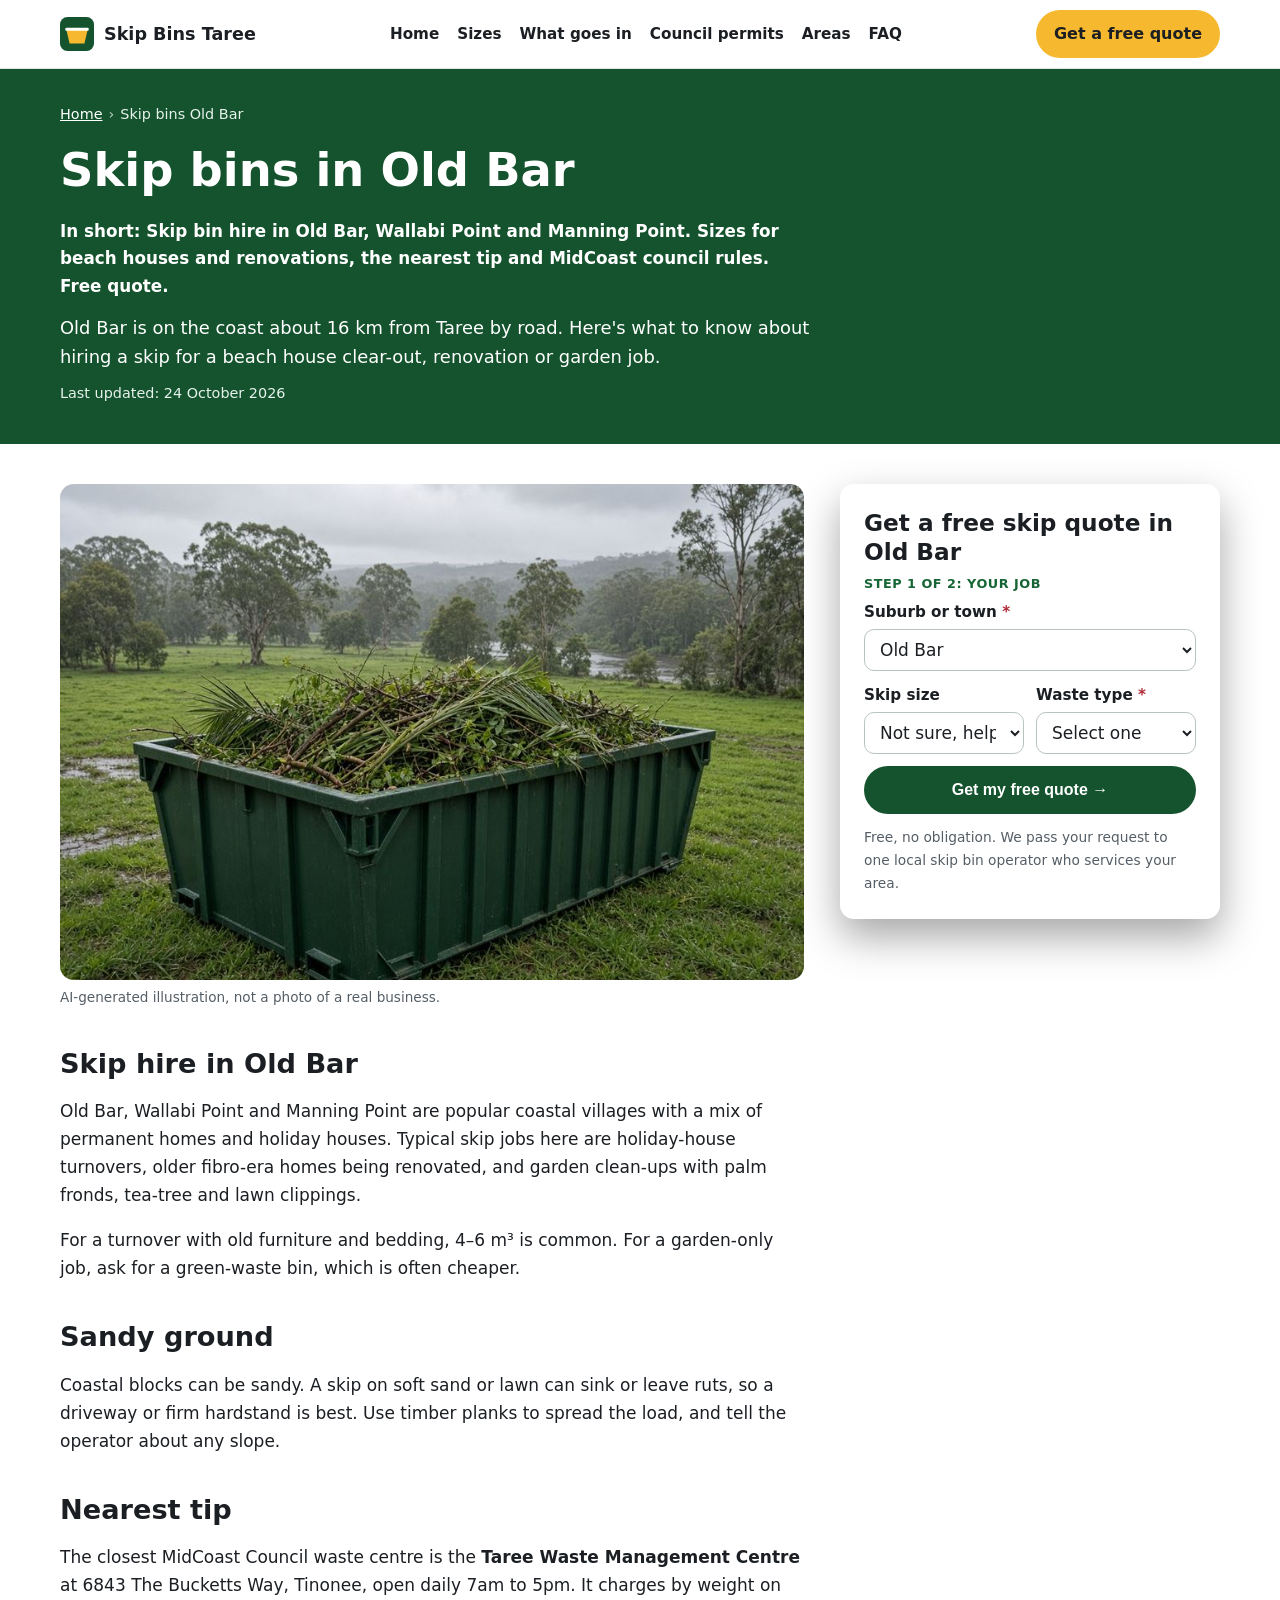
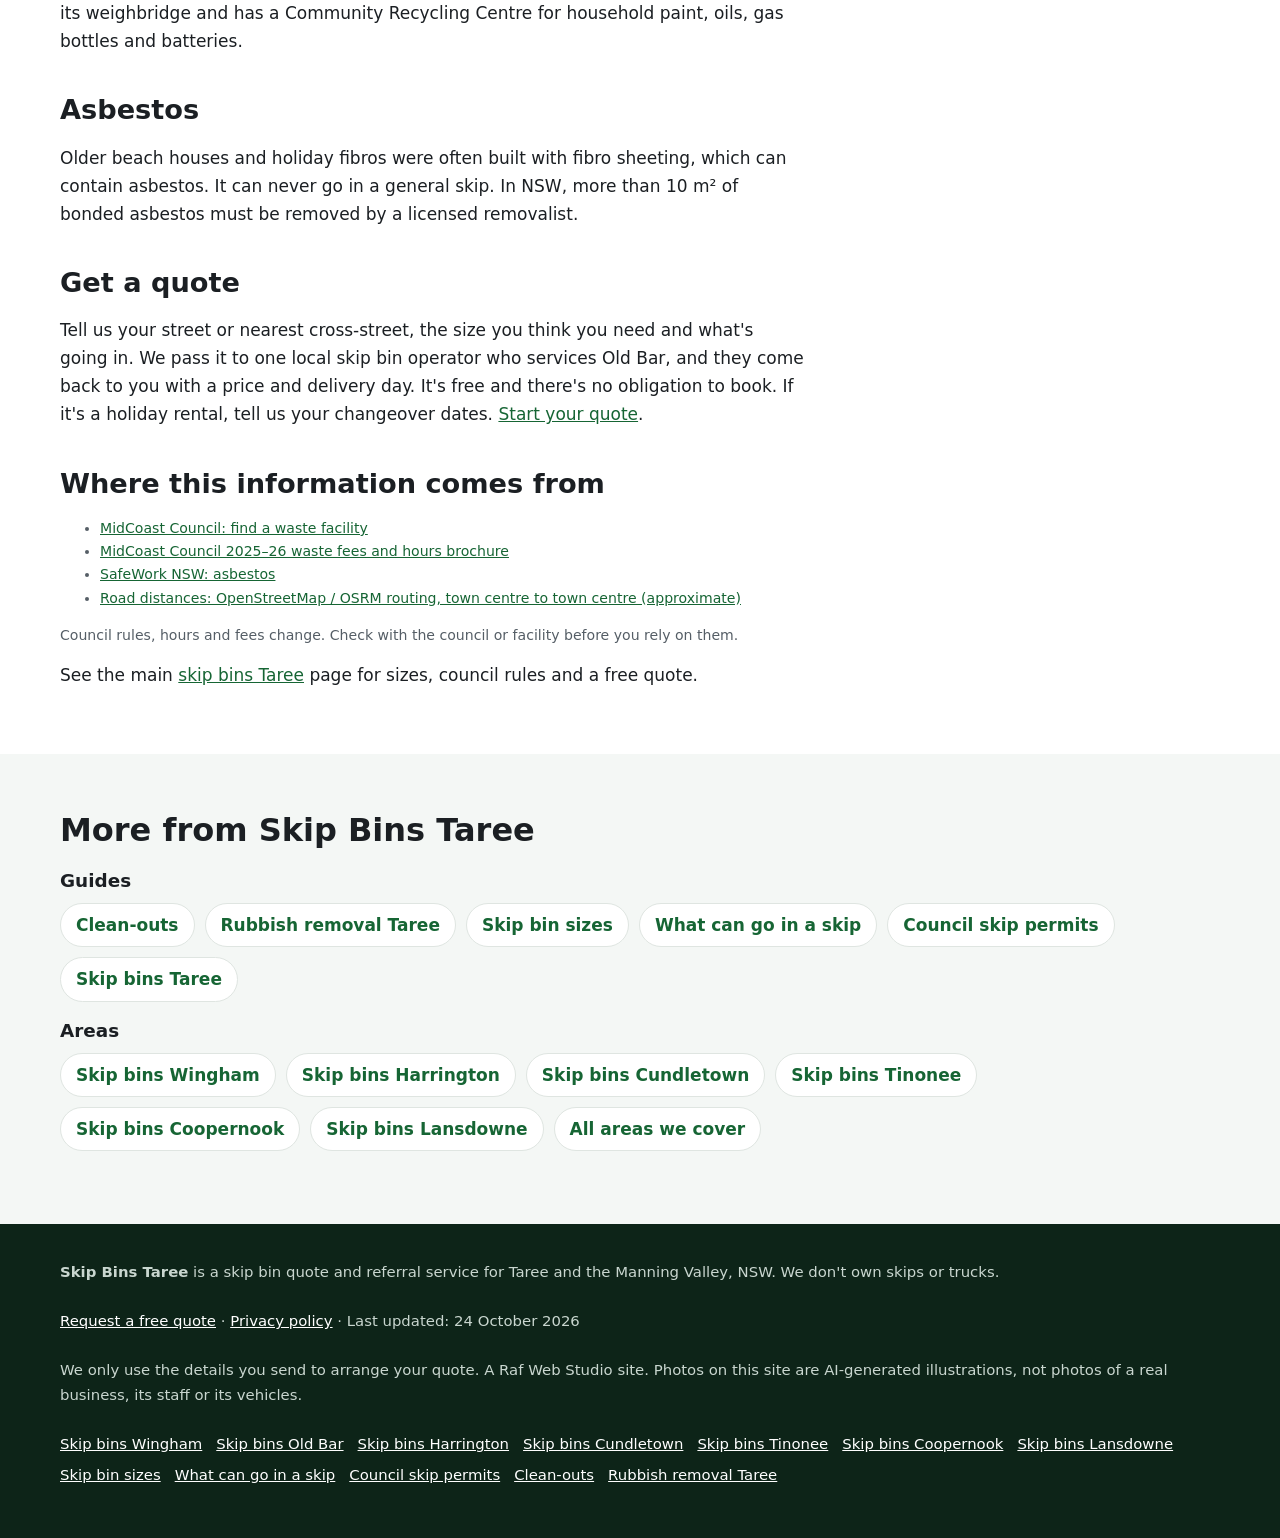
<file: skip-bins-old-bar/index.html>
<!doctype html>
<html lang="en-AU">
<head>
<meta charset="utf-8">
<meta name="viewport" content="width=device-width, initial-scale=1">
<title>Skip Bins Old Bar | Free Skip Bin Hire Quotes, Old Bar &amp; Wallabi Point</title>
<meta name="description" content="Skip bin hire in Old Bar, Wallabi Point and Manning Point. Sizes for beach houses and renovations, the nearest tip and MidCoast council rules. Free quote.">
<link rel="canonical" href="https://skipbinstaree.com/skip-bins-old-bar/">
<link rel="icon" href="/favicon.svg" type="image/svg+xml">
<meta name="theme-color" content="#14532d">
<meta property="og:type" content="article">
<meta property="og:locale" content="en_AU">
<meta property="og:site_name" content="Skip Bins Taree">
<meta property="og:title" content="Skip Bins Old Bar | Free Skip Bin Hire Quotes, Old Bar &amp; Wallabi Point">
<meta property="og:description" content="Skip bin hire in Old Bar, Wallabi Point and Manning Point. Sizes for beach houses and renovations, the nearest tip and MidCoast council rules. Free quote.">
<meta property="og:url" content="https://skipbinstaree.com/skip-bins-old-bar/">
<meta property="og:image" content="https://skipbinstaree.com/img/hero.jpg">
<meta name="twitter:card" content="summary_large_image">
<script>document.documentElement.classList.add('js')</script>
<link rel="stylesheet" href="/styles.css">

<!-- Google tag (gtag.js) -->
<script async src="https://www.googletagmanager.com/gtag/js?id=G-CYSBEL6EFN"></script>
<script>
  window.dataLayer = window.dataLayer || [];
  function gtag(){dataLayer.push(arguments);}
  gtag('js', new Date());
  gtag('config', 'G-CYSBEL6EFN');
</script>

<script type="application/ld+json">
{
 "@context": "https://schema.org",
 "@type": "WebPage",
 "@id": "https://skipbinstaree.com/skip-bins-old-bar/#webpage",
 "url": "https://skipbinstaree.com/skip-bins-old-bar/",
 "name": "Skip Bins Old Bar | Free Skip Bin Hire Quotes, Old Bar & Wallabi Point",
 "description": "Skip bin hire in Old Bar, Wallabi Point and Manning Point. Sizes for beach houses and renovations, the nearest tip and MidCoast council rules. Free quote.",
 "inLanguage": "en-AU",
 "dateModified": "2026-10-24",
 "isPartOf": {
  "@id": "https://skipbinstaree.com/#website"
 }
}
</script>
<script type="application/ld+json">
{
 "@context": "https://schema.org",
 "@type": "BreadcrumbList",
 "itemListElement": [
  {
   "@type": "ListItem",
   "position": 1,
   "name": "Home",
   "item": "https://skipbinstaree.com/"
  },
  {
   "@type": "ListItem",
   "position": 2,
   "name": "Skip bins Old Bar",
   "item": "https://skipbinstaree.com/skip-bins-old-bar/"
  }
 ]
}
</script>
<script type="application/ld+json">
{
 "@context": "https://schema.org",
 "@type": "Service",
 "@id": "https://skipbinstaree.com/skip-bins-old-bar/#service",
 "name": "Skip bin hire quotes in Old Bar",
 "serviceType": "Skip bin hire",
 "description": "Skip bin hire in Old Bar, Wallabi Point and Manning Point. Sizes for beach houses and renovations, the nearest tip and MidCoast council rules. Free quote.",
 "url": "https://skipbinstaree.com/skip-bins-old-bar/",
 "provider": {
  "@type": "Organization",
  "name": "Skip Bins Taree",
  "url": "https://skipbinstaree.com/"
 },
 "areaServed": [
  {
   "@type": "Place",
   "name": "Old Bar, NSW"
  }
 ]
}
</script>
</head>
<body>
<a class="skip-link" href="#main">Skip to content</a>

<header class="site-header">
  <div class="wrap">
    <a class="brand" href="/" aria-label="Skip Bins Taree home">
      <svg viewBox="0 0 64 64" aria-hidden="true"><rect width="64" height="64" rx="14" fill="#14532d"/><path d="M12 24h40l-6 26H18z" fill="#f5b82e"/><rect x="10" y="20" width="44" height="6" rx="2" fill="#fff"/></svg>
      Skip Bins Taree
    </a>
    <nav class="nav" aria-label="Main">
      <a href="/">Home</a>
      <a href="/skip-bin-sizes/">Sizes</a>
      <a href="/what-can-go-in-a-skip/">What goes in</a>
      <a href="/skip-bin-council-permit/">Council permits</a>
      <a href="/#areas">Areas</a>
      <a href="/#faq">FAQ</a>
    </nav>
    <a class="btn btn-call header-call" href="#quote">Get a free quote</a>
  </div>
</header>

<main id="main">
<section class="page-hero" aria-labelledby="h1">
  <div class="wrap">
    <nav class="crumbs" aria-label="Breadcrumb"><ol><li><a href="https://skipbinstaree.com/">Home</a></li><li aria-current="page">Skip bins Old Bar</li></ol></nav>
    <h1 id="h1">Skip bins in Old Bar</h1>
    <p class="summary">In short: Skip bin hire in Old Bar, Wallabi Point and Manning Point. Sizes for beach houses and renovations, the nearest tip and MidCoast council rules. Free quote.</p>
    <p class="lead">Old Bar is on the coast about 16 km from Taree by road. Here's what to know about hiring a skip for a beach house clear-out, renovation or garden job.</p>
    <p class="updated">Last updated: 24 October 2026</p>
  </div>
</section>
<div class="wrap page-grid">
  <article class="page-body">
<figure><img src="/img/card-green.jpg" width="900" height="600" style="aspect-ratio:3/2;object-fit:cover" alt="Illustration of a skip bin with palm fronds and branches" decoding="async"><figcaption>AI-generated illustration, not a photo of a real business.</figcaption></figure>
<h2>Skip hire in Old Bar</h2>
<p>Old Bar, Wallabi Point and Manning Point are popular coastal villages with a mix of permanent homes and holiday houses. Typical skip jobs here are holiday-house turnovers, older fibro-era homes being renovated, and garden clean-ups with palm fronds, tea-tree and lawn clippings.</p><p>For a turnover with old furniture and bedding, 4–6 m³ is common. For a garden-only job, ask for a green-waste bin, which is often cheaper.</p>
<h2>Sandy ground</h2>
<p>Coastal blocks can be sandy. A skip on soft sand or lawn can sink or leave ruts, so a driveway or firm hardstand is best. Use timber planks to spread the load, and tell the operator about any slope.</p>
<h2>Nearest tip</h2>
<p>The closest MidCoast Council waste centre is the <strong>Taree Waste Management Centre</strong> at 6843 The Bucketts Way, Tinonee, open daily 7am to 5pm. It charges by weight on its weighbridge and has a Community Recycling Centre for household paint, oils, gas bottles and batteries.</p>
<h2>Asbestos</h2>
<p>Older beach houses and holiday fibros were often built with fibro sheeting, which can contain asbestos. It can never go in a general skip. In NSW, more than 10 m² of bonded asbestos must be removed by a licensed removalist.</p>
<h2>Get a quote</h2>
<p>Tell us your street or nearest cross-street, the size you think you need and what's going in. We pass it to one local skip bin operator who services Old Bar, and they come back to you with a price and delivery day. It's free and there's no obligation to book. If it's a holiday rental, tell us your changeover dates. <a href="#quote">Start your quote</a>.</p>
<h2>Where this information comes from</h2>
<ul class="sources"><li><a href="https://www.midcoast.nsw.gov.au/Services/Waste-and-recycling/Find-a-waste-facility" rel="noopener">MidCoast Council: find a waste facility</a></li><li><a href="https://www.midcoast.nsw.gov.au/files/assets/public/v/3/document-resources/facilities-docs/waste-facilities/2025-26-waste-fees-charges-brochure-spreads.pdf" rel="noopener">MidCoast Council 2025–26 waste fees and hours brochure</a></li><li><a href="https://www.safework.nsw.gov.au/hazards-a-z/asbestos" rel="noopener">SafeWork NSW: asbestos</a></li><li><a href="https://www.openstreetmap.org/" rel="noopener">Road distances: OpenStreetMap / OSRM routing, town centre to town centre (approximate)</a></li></ul>
<p class="sources">Council rules, hours and fees change. Check with the council or facility before you rely on them.</p>

<p class="home-link">See the main <a href="/">skip bins Taree</a> page for sizes, council rules and a free quote.</p>
  </article>
  <aside class="page-aside">
    <div class="hero-form-card" id="quote">
      <h2 id="quote-h">Get a free skip quote in Old Bar</h2>
      <form class="quote-form two-step" id="quote-form" action="https://formsubmit.co/95bd9bc987959fdb3b12eddf2388cf85" method="post" novalidate>
        <input type="hidden" name="_subject" value="New quote request – skipbinstaree.com">
        <input type="hidden" name="_captcha" value="true">
        <input type="hidden" name="_template" value="table">
        <input type="hidden" name="_next" value="https://skipbinstaree.com/thanks.html">
        <input type="hidden" name="_autoresponse" value="Thanks for your skip bin request. We&#x27;ve received it and are passing it to a local operator, who&#x27;ll be in touch shortly with availability and a price.">
        <input type="text" name="_honey" style="display:none" tabindex="-1" autocomplete="off" aria-hidden="true">
        <input type="hidden" name="source" value="skipbinstaree.com">
        <input type="hidden" name="page" value="/skip-bins-old-bar/">
        <fieldset class="step step-1">
          <legend class="step-label">Step 1 of 2: your job</legend>
          <div class="full"><label for="suburb">Suburb or town <span class="req" aria-hidden="true">*</span></label>
            <select id="suburb" name="suburb" required><option value="">Choose your suburb</option><option>Taree</option><option>Taree South</option><option>Cundletown</option><option>Purfleet</option><option>Tinonee</option><option>Wingham</option><option selected>Old Bar</option><option>Wallabi Point</option><option>Manning Point</option><option>Harrington</option><option>Crowdy Head</option><option>Coopernook</option><option>Lansdowne</option><option>Krambach</option><option>Croki</option><option>Mitchells Island</option><option>Oxley Island</option><option>Johns River</option><option value="Other">Other (tell us below)</option></select></div>
          <div class="full other-wrap"><label for="suburb_other">Other suburb or town</label><input id="suburb_other" name="suburb_other" type="text" autocomplete="address-level2"></div>
          <div><label for="size">Skip size</label>
            <select id="size" name="skip_size"><option value="Not sure">Not sure, help me choose</option><option>Skip bag (about 1 m³)</option><option>2 m³</option><option>3 m³</option><option>4 m³</option><option>6 m³</option><option>8 m³</option><option>9 m³</option><option>10–12 m³</option><option>Larger / hook-lift</option></select></div>
          <div><label for="waste">Waste type <span class="req" aria-hidden="true">*</span></label>
            <select id="waste" name="waste_type" required><option value="">Select one</option><option>General household</option><option>Green waste</option><option>Mixed renovation / building</option><option>Soil, concrete or bricks</option><option>Mixed, not sure</option><option>May contain asbestos</option></select></div>
          <div class="full js-only"><button class="btn btn-primary btn-block" type="button" id="to-step-2">Get my free quote →</button></div>
          <p class="microcopy full">Free, no obligation. We pass your request to one local skip bin operator who services your area.</p>
          <p class="form-error full" id="step1-error" role="alert" hidden>Please choose your suburb and waste type.</p>
        </fieldset>
        <fieldset class="step step-2" id="step-2">
          <legend class="step-label">Step 2 of 2: your details</legend>
          <div><label for="name">Name <span class="req" aria-hidden="true">*</span></label><input id="name" name="name" type="text" autocomplete="name" required></div>
          <div><label for="phone">Phone <span class="req" aria-hidden="true">*</span></label><input id="phone" name="phone" type="tel" autocomplete="tel" inputmode="tel" required></div>
          <div><label for="email">Email</label><input id="email" name="email" type="email" autocomplete="email"></div>
          <div><label for="date">Delivery date</label><input id="date" name="preferred_date" type="date"></div>
          <div class="full"><label for="message">Anything else?</label><textarea id="message" name="message" rows="2" placeholder="e.g. flood clean-up, bin on the driveway, steep block in Wingham, 7 days"></textarea></div>
          <p class="consent full">By sending this form you agree we can share your details with one local skip bin operator so they can quote for your job. See our <a href="/privacy.html">privacy policy</a>.</p>
          <div class="full step2-actions"><button class="btn btn-primary" type="submit">Send my quote request</button><button class="btn-link js-only" type="button" id="back-1">← Back</button></div>
        </fieldset>
      </form>
    </div>
  </aside>
</div>
<section class="alt" aria-labelledby="more-h">
  <div class="wrap">
    <h2 id="more-h">More from Skip Bins Taree</h2>
    <h3>Guides</h3>
    <ul class="link-list"><li><a href="/clean-outs/">Clean-outs</a></li><li><a href="/rubbish-removal-taree/">Rubbish removal Taree</a></li><li><a href="/skip-bin-sizes/">Skip bin sizes</a></li><li><a href="/what-can-go-in-a-skip/">What can go in a skip</a></li><li><a href="/skip-bin-council-permit/">Council skip permits</a></li><li><a href="/">Skip bins Taree</a></li></ul>
    <h3>Areas</h3>
    <ul class="link-list"><li><a href="/skip-bins-wingham/">Skip bins Wingham</a></li><li><a href="/skip-bins-harrington/">Skip bins Harrington</a></li><li><a href="/skip-bins-cundletown/">Skip bins Cundletown</a></li><li><a href="/skip-bins-tinonee/">Skip bins Tinonee</a></li><li><a href="/skip-bins-coopernook/">Skip bins Coopernook</a></li><li><a href="/skip-bins-lansdowne/">Skip bins Lansdowne</a></li><li><a href="/#areas">All areas we cover</a></li></ul>
  </div>
</section>
</main>

<footer class="site-footer">
  <div class="wrap">
    <p><strong>Skip Bins Taree</strong> is a skip bin quote and referral service for Taree and the Manning Valley, NSW. We don't own skips or trucks.</p>
    <p><a href="#quote">Request a free quote</a> · <a href="/privacy.html">Privacy policy</a> · Last updated: 24 October 2026</p>
    <p>We only use the details you send to arrange your quote. A Raf Web Studio site. Photos on this site are AI-generated illustrations, not photos of a real business, its staff or its vehicles.</p>
    <p class="footer-links"><a href="/skip-bins-wingham/">Skip bins Wingham</a> <a href="/skip-bins-old-bar/">Skip bins Old Bar</a> <a href="/skip-bins-harrington/">Skip bins Harrington</a> <a href="/skip-bins-cundletown/">Skip bins Cundletown</a> <a href="/skip-bins-tinonee/">Skip bins Tinonee</a> <a href="/skip-bins-coopernook/">Skip bins Coopernook</a> <a href="/skip-bins-lansdowne/">Skip bins Lansdowne</a> <a href="/skip-bin-sizes/">Skip bin sizes</a> <a href="/what-can-go-in-a-skip/">What can go in a skip</a> <a href="/skip-bin-council-permit/">Council skip permits</a> <a href="/clean-outs/">Clean-outs</a> <a href="/rubbish-removal-taree/">Rubbish removal Taree</a></p>
  </div>
</footer>

<div class="mobile-call" aria-label="Quick contact">
  <a class="btn btn-call" href="#quote">Get a free quote</a>
</div>
<script src="/form.js" defer></script>
</body>
</html>
</file>
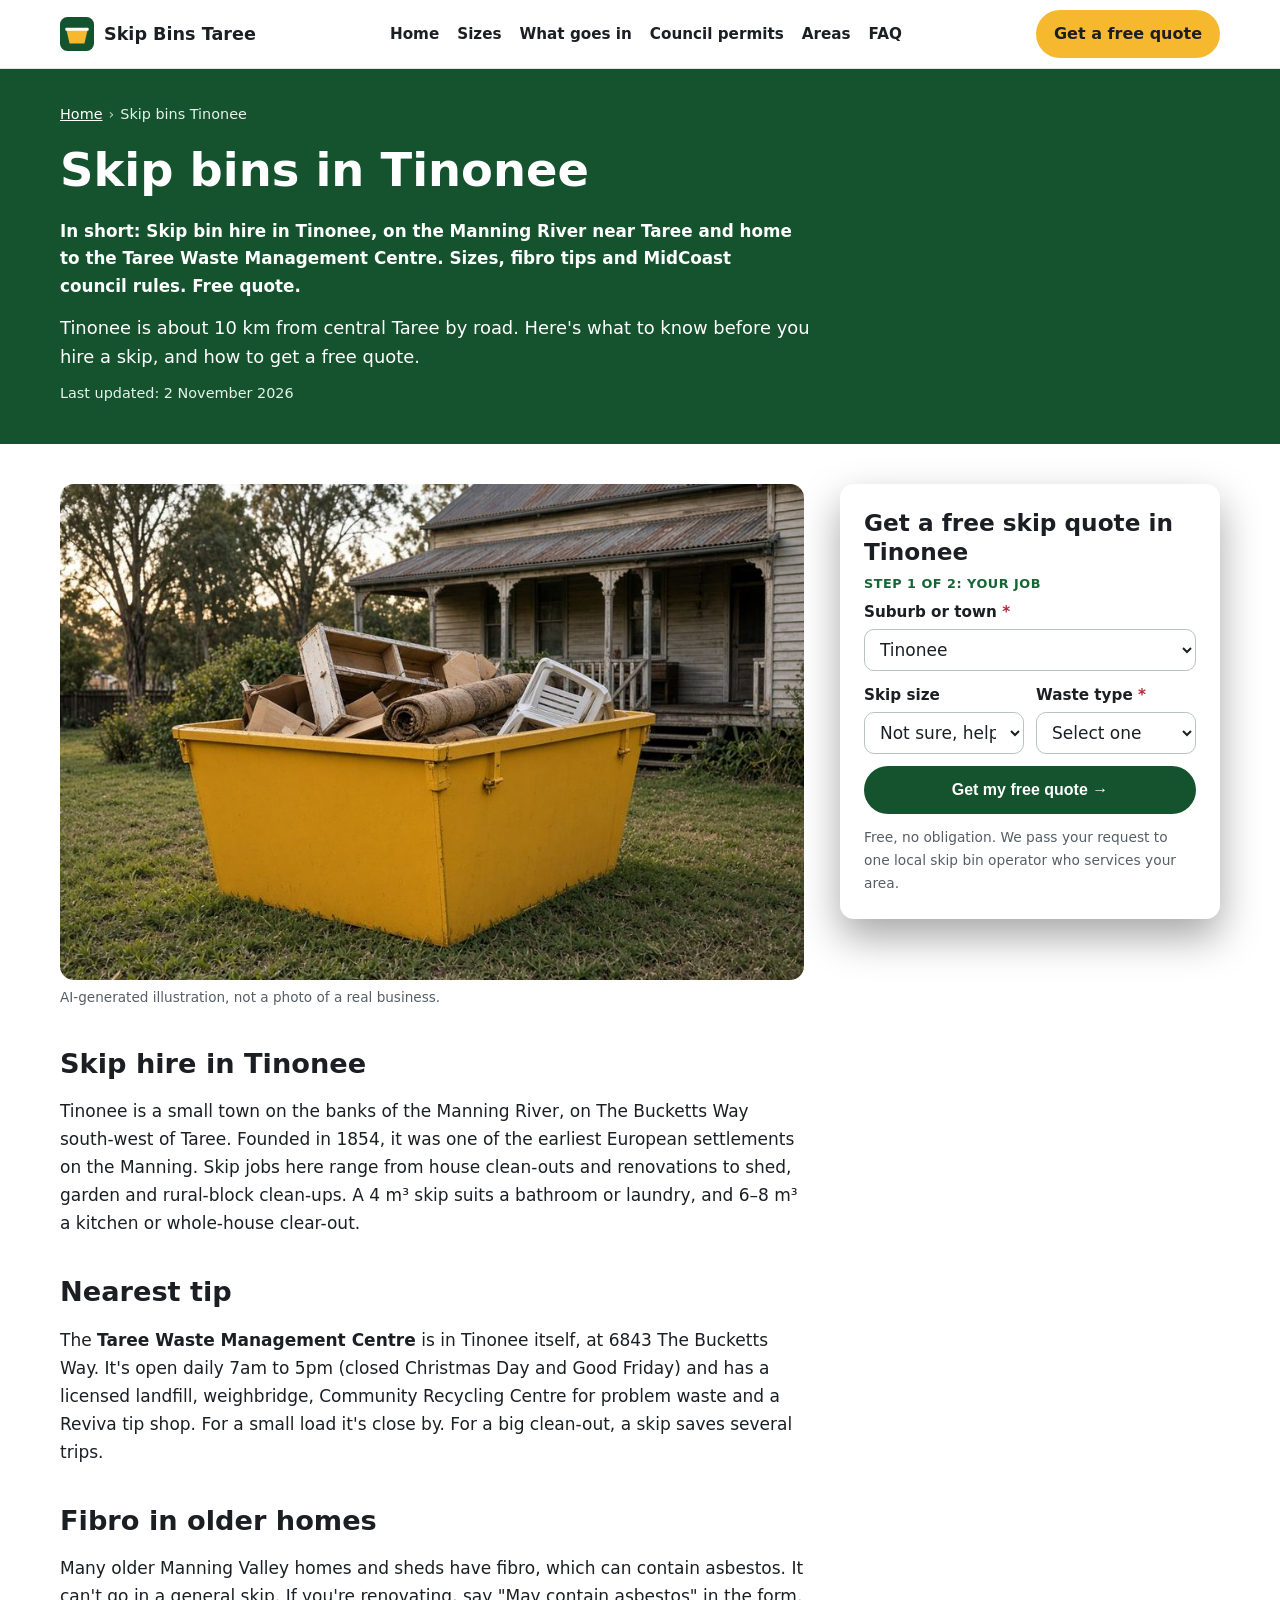
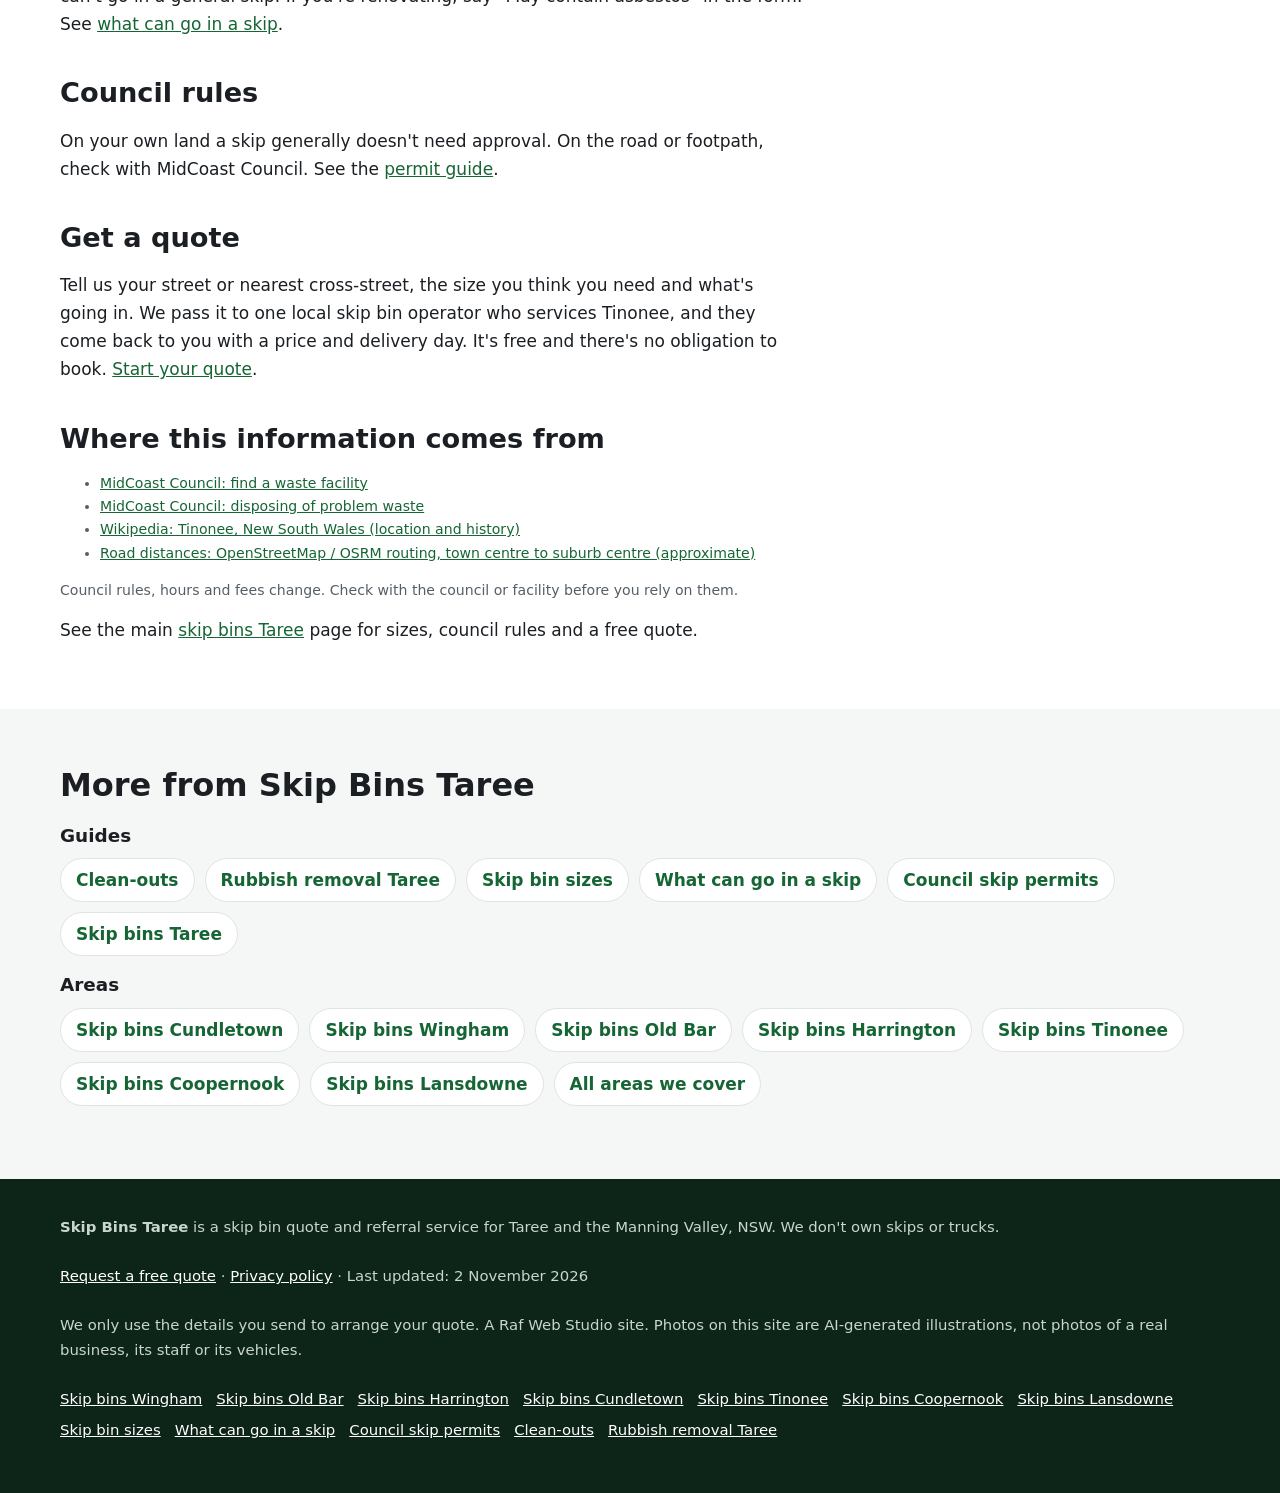
<file: skip-bins-tinonee/index.html>
<!doctype html>
<html lang="en-AU">
<head>
<meta charset="utf-8">
<meta name="viewport" content="width=device-width, initial-scale=1">
<title>Skip Bins Tinonee | Free Skip Bin Hire Quotes near Taree</title>
<meta name="description" content="Skip bin hire in Tinonee, on the Manning River near Taree and home to the Taree Waste Management Centre. Sizes, fibro tips and MidCoast council rules. Free quote.">
<link rel="canonical" href="https://skipbinstaree.com/skip-bins-tinonee/">
<link rel="icon" href="/favicon.svg" type="image/svg+xml">
<meta name="theme-color" content="#14532d">
<meta property="og:type" content="article">
<meta property="og:locale" content="en_AU">
<meta property="og:site_name" content="Skip Bins Taree">
<meta property="og:title" content="Skip Bins Tinonee | Free Skip Bin Hire Quotes near Taree">
<meta property="og:description" content="Skip bin hire in Tinonee, on the Manning River near Taree and home to the Taree Waste Management Centre. Sizes, fibro tips and MidCoast council rules. Free quote.">
<meta property="og:url" content="https://skipbinstaree.com/skip-bins-tinonee/">
<meta property="og:image" content="https://skipbinstaree.com/img/hero.jpg">
<meta name="twitter:card" content="summary_large_image">
<script>document.documentElement.classList.add('js')</script>
<link rel="stylesheet" href="/styles.css">

<!-- Google tag (gtag.js) -->
<script async src="https://www.googletagmanager.com/gtag/js?id=G-CYSBEL6EFN"></script>
<script>
  window.dataLayer = window.dataLayer || [];
  function gtag(){dataLayer.push(arguments);}
  gtag('js', new Date());
  gtag('config', 'G-CYSBEL6EFN');
</script>

<script type="application/ld+json">
{
 "@context": "https://schema.org",
 "@type": "WebPage",
 "@id": "https://skipbinstaree.com/skip-bins-tinonee/#webpage",
 "url": "https://skipbinstaree.com/skip-bins-tinonee/",
 "name": "Skip Bins Tinonee | Free Skip Bin Hire Quotes near Taree",
 "description": "Skip bin hire in Tinonee, on the Manning River near Taree and home to the Taree Waste Management Centre. Sizes, fibro tips and MidCoast council rules. Free quote.",
 "inLanguage": "en-AU",
 "dateModified": "2026-11-02",
 "isPartOf": {
  "@id": "https://skipbinstaree.com/#website"
 }
}
</script>
<script type="application/ld+json">
{
 "@context": "https://schema.org",
 "@type": "BreadcrumbList",
 "itemListElement": [
  {
   "@type": "ListItem",
   "position": 1,
   "name": "Home",
   "item": "https://skipbinstaree.com/"
  },
  {
   "@type": "ListItem",
   "position": 2,
   "name": "Skip bins Tinonee",
   "item": "https://skipbinstaree.com/skip-bins-tinonee/"
  }
 ]
}
</script>
<script type="application/ld+json">
{
 "@context": "https://schema.org",
 "@type": "Service",
 "@id": "https://skipbinstaree.com/skip-bins-tinonee/#service",
 "name": "Skip bin hire quotes in Tinonee",
 "serviceType": "Skip bin hire",
 "description": "Skip bin hire in Tinonee, on the Manning River near Taree and home to the Taree Waste Management Centre. Sizes, fibro tips and MidCoast council rules. Free quote.",
 "url": "https://skipbinstaree.com/skip-bins-tinonee/",
 "provider": {
  "@type": "Organization",
  "name": "Skip Bins Taree",
  "url": "https://skipbinstaree.com/"
 },
 "areaServed": [
  {
   "@type": "Place",
   "name": "Tinonee, NSW"
  }
 ]
}
</script>
</head>
<body>
<a class="skip-link" href="#main">Skip to content</a>

<header class="site-header">
  <div class="wrap">
    <a class="brand" href="/" aria-label="Skip Bins Taree home">
      <svg viewBox="0 0 64 64" aria-hidden="true"><rect width="64" height="64" rx="14" fill="#14532d"/><path d="M12 24h40l-6 26H18z" fill="#f5b82e"/><rect x="10" y="20" width="44" height="6" rx="2" fill="#fff"/></svg>
      Skip Bins Taree
    </a>
    <nav class="nav" aria-label="Main">
      <a href="/">Home</a>
      <a href="/skip-bin-sizes/">Sizes</a>
      <a href="/what-can-go-in-a-skip/">What goes in</a>
      <a href="/skip-bin-council-permit/">Council permits</a>
      <a href="/#areas">Areas</a>
      <a href="/#faq">FAQ</a>
    </nav>
    <a class="btn btn-call header-call" href="#quote">Get a free quote</a>
  </div>
</header>

<main id="main">
<section class="page-hero" aria-labelledby="h1">
  <div class="wrap">
    <nav class="crumbs" aria-label="Breadcrumb"><ol><li><a href="https://skipbinstaree.com/">Home</a></li><li aria-current="page">Skip bins Tinonee</li></ol></nav>
    <h1 id="h1">Skip bins in Tinonee</h1>
    <p class="summary">In short: Skip bin hire in Tinonee, on the Manning River near Taree and home to the Taree Waste Management Centre. Sizes, fibro tips and MidCoast council rules. Free quote.</p>
    <p class="lead">Tinonee is about 10 km from central Taree by road. Here's what to know before you hire a skip, and how to get a free quote.</p>
    <p class="updated">Last updated: 2 November 2026</p>
  </div>
</section>
<div class="wrap page-grid">
  <article class="page-body">
<figure><img src="/img/card-home.jpg" width="900" height="600" style="aspect-ratio:3/2;object-fit:cover" alt="Illustration of a skip bin outside a home" decoding="async"><figcaption>AI-generated illustration, not a photo of a real business.</figcaption></figure>
<h2>Skip hire in Tinonee</h2>
<p>Tinonee is a small town on the banks of the Manning River, on The Bucketts Way south-west of Taree. Founded in 1854, it was one of the earliest European settlements on the Manning. Skip jobs here range from house clean-outs and renovations to shed, garden and rural-block clean-ups. A 4 m³ skip suits a bathroom or laundry, and 6–8 m³ a kitchen or whole-house clear-out.</p>
<h2>Nearest tip</h2>
<p>The <strong>Taree Waste Management Centre</strong> is in Tinonee itself, at 6843 The Bucketts Way. It's open daily 7am to 5pm (closed Christmas Day and Good Friday) and has a licensed landfill, weighbridge, Community Recycling Centre for problem waste and a Reviva tip shop. For a small load it's close by. For a big clean-out, a skip saves several trips.</p>
<h2>Fibro in older homes</h2>
<p>Many older Manning Valley homes and sheds have fibro, which can contain asbestos. It can't go in a general skip. If you're renovating, say "May contain asbestos" in the form. See <a href="/what-can-go-in-a-skip/">what can go in a skip</a>.</p>
<h2>Council rules</h2>
<p>On your own land a skip generally doesn't need approval. On the road or footpath, check with MidCoast Council. See the <a href="/skip-bin-council-permit/">permit guide</a>.</p>
<h2>Get a quote</h2>
<p>Tell us your street or nearest cross-street, the size you think you need and what's going in. We pass it to one local skip bin operator who services Tinonee, and they come back to you with a price and delivery day. It's free and there's no obligation to book. <a href="#quote">Start your quote</a>.</p>
<h2>Where this information comes from</h2>
<ul class="sources"><li><a href="https://www.midcoast.nsw.gov.au/Services/Waste-and-recycling/Find-a-waste-facility" rel="noopener">MidCoast Council: find a waste facility</a></li><li><a href="https://www.midcoast.nsw.gov.au/Services/Waste-and-recycling/Disposing-of-problem-waste" rel="noopener">MidCoast Council: disposing of problem waste</a></li><li><a href="https://en.wikipedia.org/wiki/Tinonee,_New_South_Wales" rel="noopener">Wikipedia: Tinonee, New South Wales (location and history)</a></li><li><a href="https://www.openstreetmap.org/" rel="noopener">Road distances: OpenStreetMap / OSRM routing, town centre to suburb centre (approximate)</a></li></ul>
<p class="sources">Council rules, hours and fees change. Check with the council or facility before you rely on them.</p>

<p class="home-link">See the main <a href="/">skip bins Taree</a> page for sizes, council rules and a free quote.</p>
  </article>
  <aside class="page-aside">
    <div class="hero-form-card" id="quote">
      <h2 id="quote-h">Get a free skip quote in Tinonee</h2>
      <form class="quote-form two-step" id="quote-form" action="https://formsubmit.co/95bd9bc987959fdb3b12eddf2388cf85" method="post" novalidate>
        <input type="hidden" name="_subject" value="New quote request – skipbinstaree.com">
        <input type="hidden" name="_captcha" value="true">
        <input type="hidden" name="_template" value="table">
        <input type="hidden" name="_next" value="https://skipbinstaree.com/thanks.html">
        <input type="hidden" name="_autoresponse" value="Thanks for your skip bin request. We&#x27;ve received it and are passing it to a local operator, who&#x27;ll be in touch shortly with availability and a price.">
        <input type="text" name="_honey" style="display:none" tabindex="-1" autocomplete="off" aria-hidden="true">
        <input type="hidden" name="source" value="skipbinstaree.com">
        <input type="hidden" name="page" value="/skip-bins-tinonee/">
        <fieldset class="step step-1">
          <legend class="step-label">Step 1 of 2: your job</legend>
          <div class="full"><label for="suburb">Suburb or town <span class="req" aria-hidden="true">*</span></label>
            <select id="suburb" name="suburb" required><option value="">Choose your suburb</option><option>Taree</option><option>Taree South</option><option>Cundletown</option><option>Purfleet</option><option selected>Tinonee</option><option>Wingham</option><option>Old Bar</option><option>Wallabi Point</option><option>Manning Point</option><option>Harrington</option><option>Crowdy Head</option><option>Coopernook</option><option>Lansdowne</option><option>Krambach</option><option>Croki</option><option>Mitchells Island</option><option>Oxley Island</option><option>Johns River</option><option value="Other">Other (tell us below)</option></select></div>
          <div class="full other-wrap"><label for="suburb_other">Other suburb or town</label><input id="suburb_other" name="suburb_other" type="text" autocomplete="address-level2"></div>
          <div><label for="size">Skip size</label>
            <select id="size" name="skip_size"><option value="Not sure">Not sure, help me choose</option><option>Skip bag (about 1 m³)</option><option>2 m³</option><option>3 m³</option><option>4 m³</option><option>6 m³</option><option>8 m³</option><option>9 m³</option><option>10–12 m³</option><option>Larger / hook-lift</option></select></div>
          <div><label for="waste">Waste type <span class="req" aria-hidden="true">*</span></label>
            <select id="waste" name="waste_type" required><option value="">Select one</option><option>General household</option><option>Green waste</option><option>Mixed renovation / building</option><option>Soil, concrete or bricks</option><option>Mixed, not sure</option><option>May contain asbestos</option></select></div>
          <div class="full js-only"><button class="btn btn-primary btn-block" type="button" id="to-step-2">Get my free quote →</button></div>
          <p class="microcopy full">Free, no obligation. We pass your request to one local skip bin operator who services your area.</p>
          <p class="form-error full" id="step1-error" role="alert" hidden>Please choose your suburb and waste type.</p>
        </fieldset>
        <fieldset class="step step-2" id="step-2">
          <legend class="step-label">Step 2 of 2: your details</legend>
          <div><label for="name">Name <span class="req" aria-hidden="true">*</span></label><input id="name" name="name" type="text" autocomplete="name" required></div>
          <div><label for="phone">Phone <span class="req" aria-hidden="true">*</span></label><input id="phone" name="phone" type="tel" autocomplete="tel" inputmode="tel" required></div>
          <div><label for="email">Email</label><input id="email" name="email" type="email" autocomplete="email"></div>
          <div><label for="date">Delivery date</label><input id="date" name="preferred_date" type="date"></div>
          <div class="full"><label for="message">Anything else?</label><textarea id="message" name="message" rows="2" placeholder="e.g. flood clean-up, bin on the driveway, steep block in Wingham, 7 days"></textarea></div>
          <p class="consent full">By sending this form you agree we can share your details with one local skip bin operator so they can quote for your job. See our <a href="/privacy.html">privacy policy</a>.</p>
          <div class="full step2-actions"><button class="btn btn-primary" type="submit">Send my quote request</button><button class="btn-link js-only" type="button" id="back-1">← Back</button></div>
        </fieldset>
      </form>
    </div>
  </aside>
</div>
<section class="alt" aria-labelledby="more-h">
  <div class="wrap">
    <h2 id="more-h">More from Skip Bins Taree</h2>
    <h3>Guides</h3>
    <ul class="link-list"><li><a href="/clean-outs/">Clean-outs</a></li><li><a href="/rubbish-removal-taree/">Rubbish removal Taree</a></li><li><a href="/skip-bin-sizes/">Skip bin sizes</a></li><li><a href="/what-can-go-in-a-skip/">What can go in a skip</a></li><li><a href="/skip-bin-council-permit/">Council skip permits</a></li><li><a href="/">Skip bins Taree</a></li></ul>
    <h3>Areas</h3>
    <ul class="link-list"><li><a href="/skip-bins-cundletown/">Skip bins Cundletown</a></li><li><a href="/skip-bins-wingham/">Skip bins Wingham</a></li><li><a href="/skip-bins-old-bar/">Skip bins Old Bar</a></li><li><a href="/skip-bins-harrington/">Skip bins Harrington</a></li><li><a href="/skip-bins-tinonee/">Skip bins Tinonee</a></li><li><a href="/skip-bins-coopernook/">Skip bins Coopernook</a></li><li><a href="/skip-bins-lansdowne/">Skip bins Lansdowne</a></li><li><a href="/#areas">All areas we cover</a></li></ul>
  </div>
</section>
</main>

<footer class="site-footer">
  <div class="wrap">
    <p><strong>Skip Bins Taree</strong> is a skip bin quote and referral service for Taree and the Manning Valley, NSW. We don't own skips or trucks.</p>
    <p><a href="#quote">Request a free quote</a> · <a href="/privacy.html">Privacy policy</a> · Last updated: 2 November 2026</p>
    <p>We only use the details you send to arrange your quote. A Raf Web Studio site. Photos on this site are AI-generated illustrations, not photos of a real business, its staff or its vehicles.</p>
    <p class="footer-links"><a href="/skip-bins-wingham/">Skip bins Wingham</a> <a href="/skip-bins-old-bar/">Skip bins Old Bar</a> <a href="/skip-bins-harrington/">Skip bins Harrington</a> <a href="/skip-bins-cundletown/">Skip bins Cundletown</a> <a href="/skip-bins-tinonee/">Skip bins Tinonee</a> <a href="/skip-bins-coopernook/">Skip bins Coopernook</a> <a href="/skip-bins-lansdowne/">Skip bins Lansdowne</a> <a href="/skip-bin-sizes/">Skip bin sizes</a> <a href="/what-can-go-in-a-skip/">What can go in a skip</a> <a href="/skip-bin-council-permit/">Council skip permits</a> <a href="/clean-outs/">Clean-outs</a> <a href="/rubbish-removal-taree/">Rubbish removal Taree</a></p>
  </div>
</footer>

<div class="mobile-call" aria-label="Quick contact">
  <a class="btn btn-call" href="#quote">Get a free quote</a>
</div>
<script src="/form.js" defer></script>
</body>
</html>
</file>
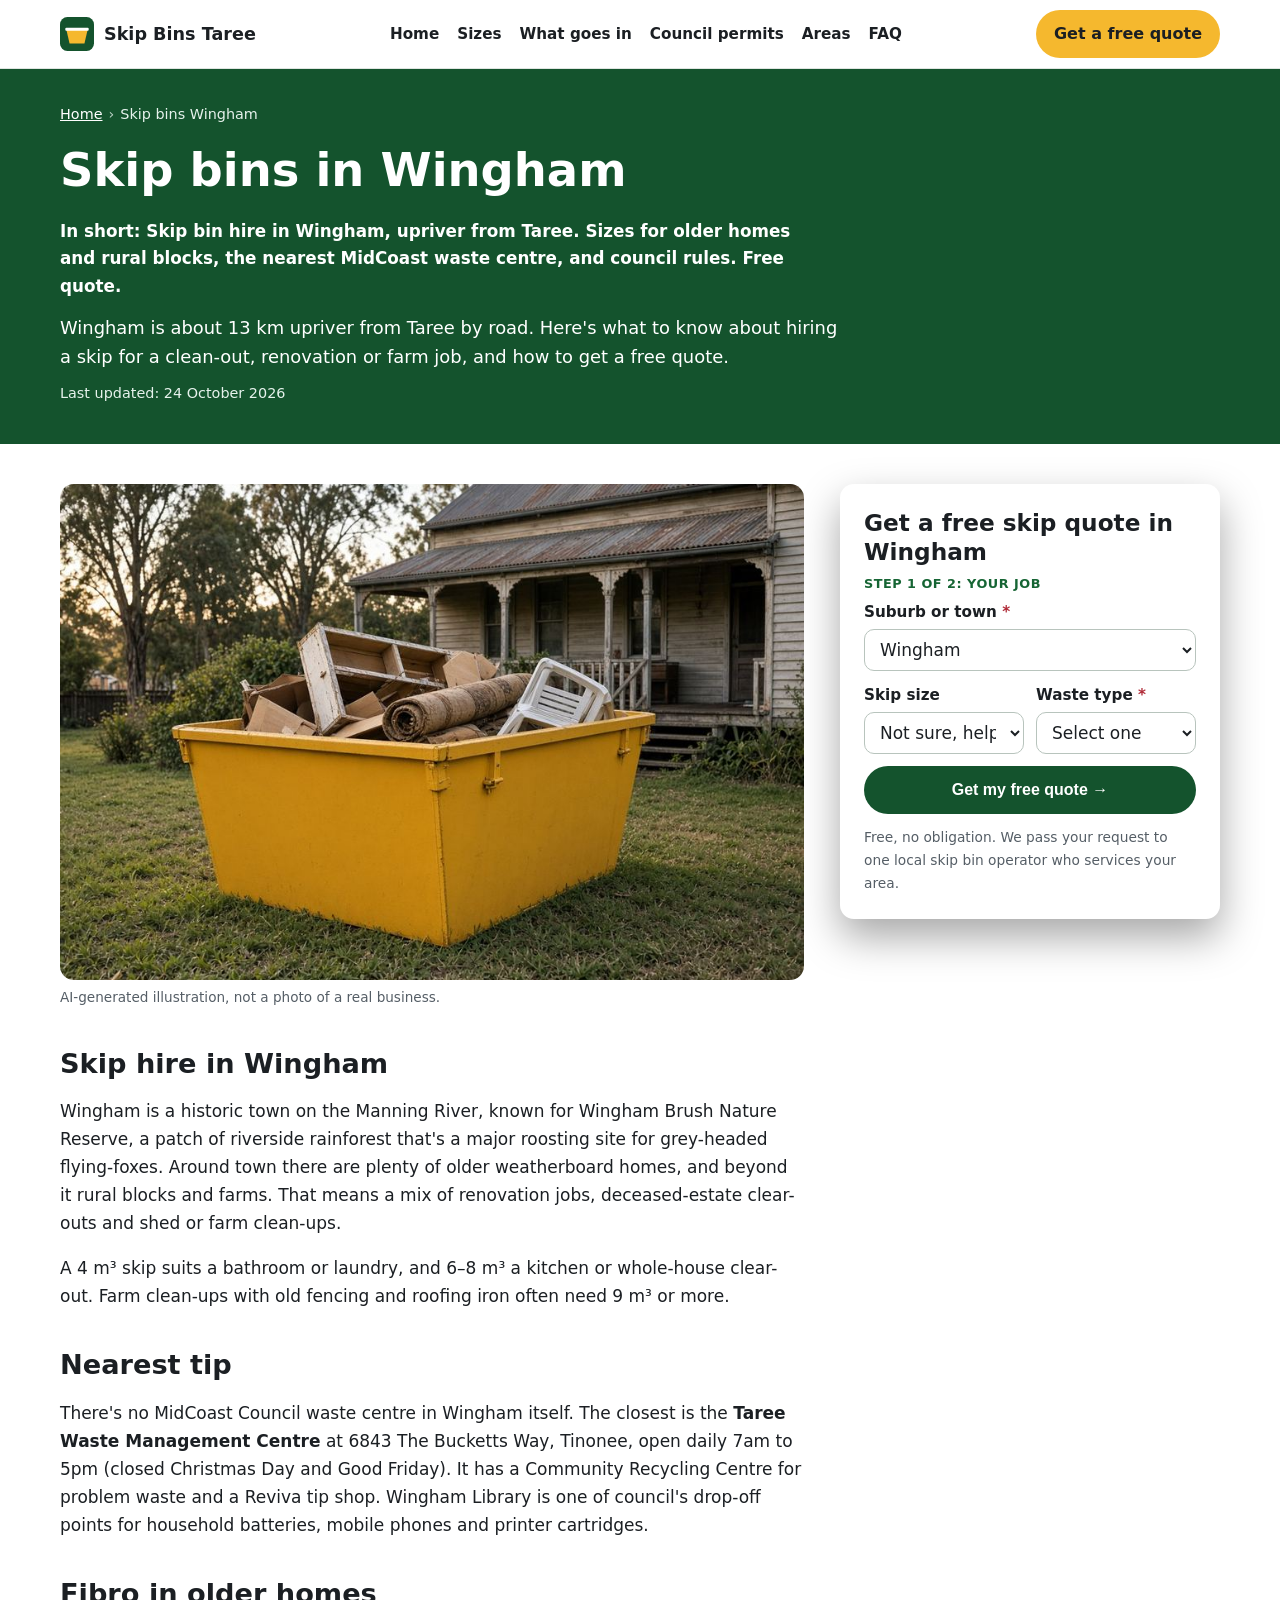
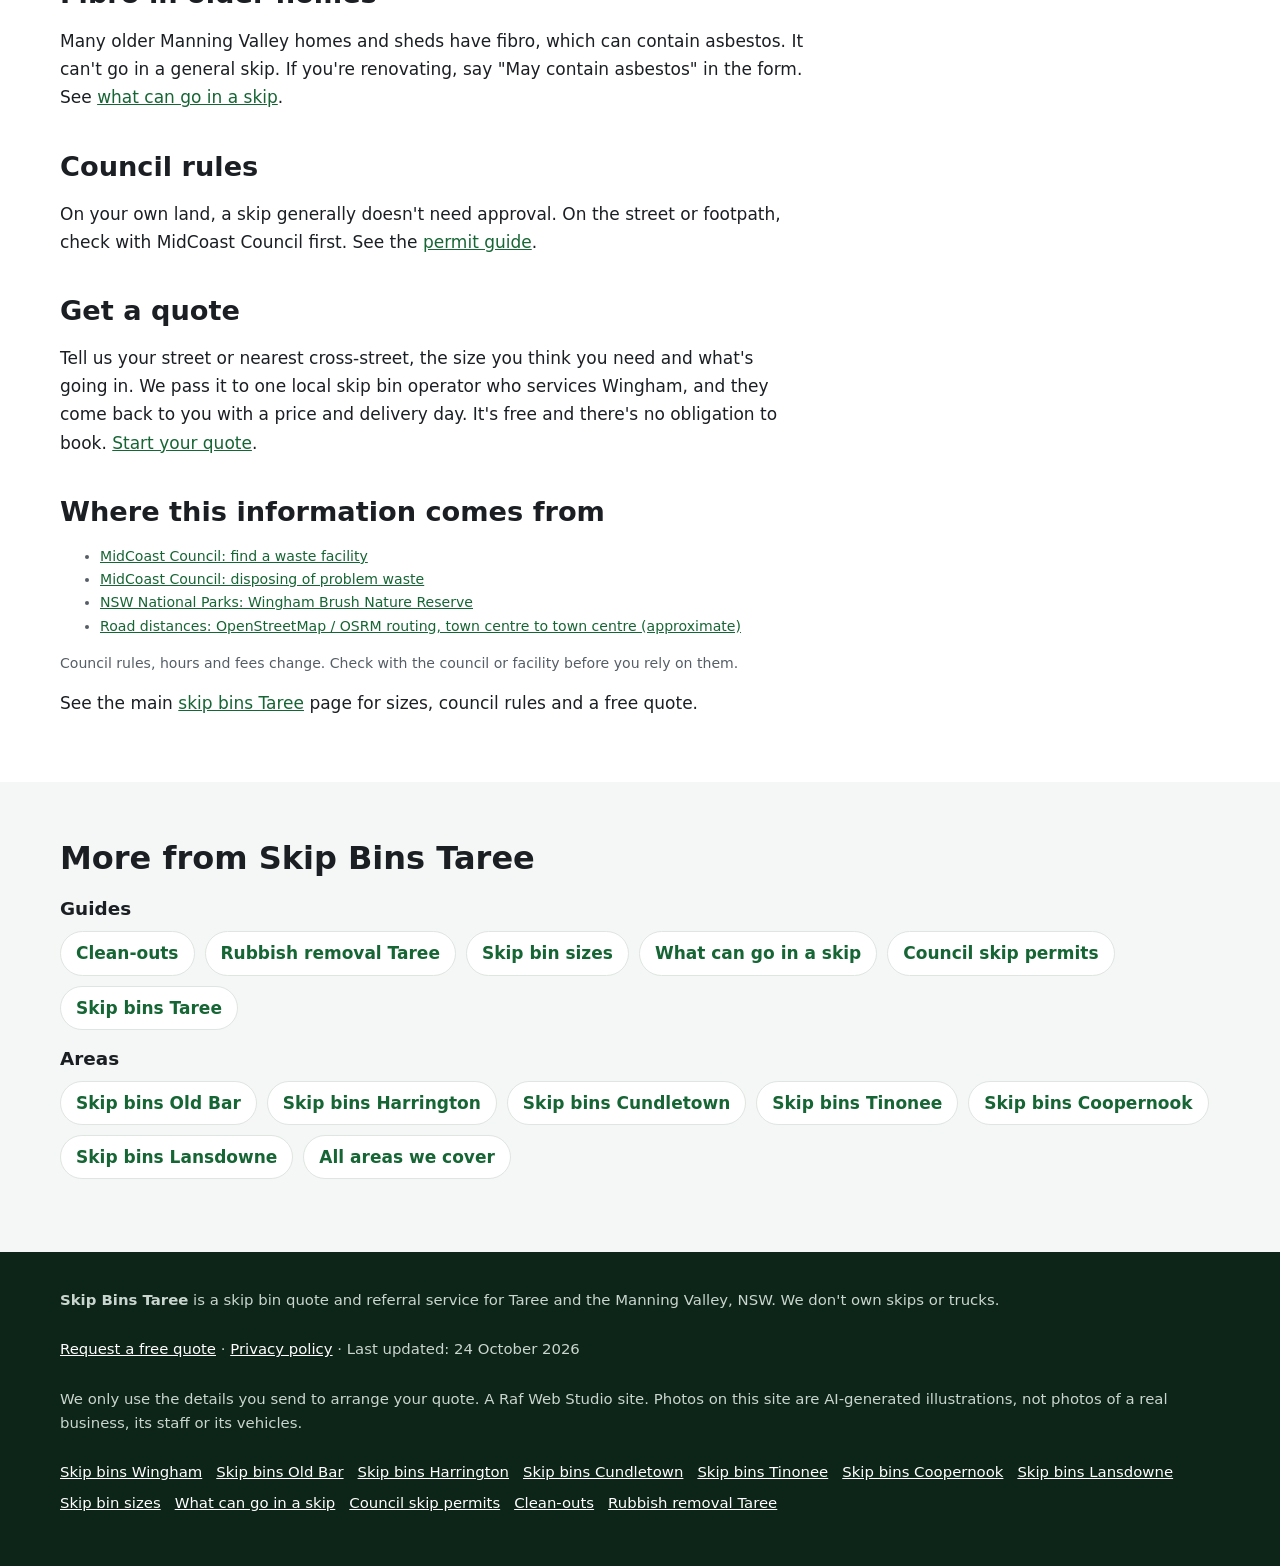
<file: skip-bins-wingham/index.html>
<!doctype html>
<html lang="en-AU">
<head>
<meta charset="utf-8">
<meta name="viewport" content="width=device-width, initial-scale=1">
<title>Skip Bins Wingham | Free Skip Bin Hire Quotes, Manning Valley</title>
<meta name="description" content="Skip bin hire in Wingham, upriver from Taree. Sizes for older homes and rural blocks, the nearest MidCoast waste centre, and council rules. Free quote.">
<link rel="canonical" href="https://skipbinstaree.com/skip-bins-wingham/">
<link rel="icon" href="/favicon.svg" type="image/svg+xml">
<meta name="theme-color" content="#14532d">
<meta property="og:type" content="article">
<meta property="og:locale" content="en_AU">
<meta property="og:site_name" content="Skip Bins Taree">
<meta property="og:title" content="Skip Bins Wingham | Free Skip Bin Hire Quotes, Manning Valley">
<meta property="og:description" content="Skip bin hire in Wingham, upriver from Taree. Sizes for older homes and rural blocks, the nearest MidCoast waste centre, and council rules. Free quote.">
<meta property="og:url" content="https://skipbinstaree.com/skip-bins-wingham/">
<meta property="og:image" content="https://skipbinstaree.com/img/hero.jpg">
<meta name="twitter:card" content="summary_large_image">
<script>document.documentElement.classList.add('js')</script>
<link rel="stylesheet" href="/styles.css">

<!-- Google tag (gtag.js) -->
<script async src="https://www.googletagmanager.com/gtag/js?id=G-CYSBEL6EFN"></script>
<script>
  window.dataLayer = window.dataLayer || [];
  function gtag(){dataLayer.push(arguments);}
  gtag('js', new Date());
  gtag('config', 'G-CYSBEL6EFN');
</script>

<script type="application/ld+json">
{
 "@context": "https://schema.org",
 "@type": "WebPage",
 "@id": "https://skipbinstaree.com/skip-bins-wingham/#webpage",
 "url": "https://skipbinstaree.com/skip-bins-wingham/",
 "name": "Skip Bins Wingham | Free Skip Bin Hire Quotes, Manning Valley",
 "description": "Skip bin hire in Wingham, upriver from Taree. Sizes for older homes and rural blocks, the nearest MidCoast waste centre, and council rules. Free quote.",
 "inLanguage": "en-AU",
 "dateModified": "2026-10-24",
 "isPartOf": {
  "@id": "https://skipbinstaree.com/#website"
 }
}
</script>
<script type="application/ld+json">
{
 "@context": "https://schema.org",
 "@type": "BreadcrumbList",
 "itemListElement": [
  {
   "@type": "ListItem",
   "position": 1,
   "name": "Home",
   "item": "https://skipbinstaree.com/"
  },
  {
   "@type": "ListItem",
   "position": 2,
   "name": "Skip bins Wingham",
   "item": "https://skipbinstaree.com/skip-bins-wingham/"
  }
 ]
}
</script>
<script type="application/ld+json">
{
 "@context": "https://schema.org",
 "@type": "Service",
 "@id": "https://skipbinstaree.com/skip-bins-wingham/#service",
 "name": "Skip bin hire quotes in Wingham",
 "serviceType": "Skip bin hire",
 "description": "Skip bin hire in Wingham, upriver from Taree. Sizes for older homes and rural blocks, the nearest MidCoast waste centre, and council rules. Free quote.",
 "url": "https://skipbinstaree.com/skip-bins-wingham/",
 "provider": {
  "@type": "Organization",
  "name": "Skip Bins Taree",
  "url": "https://skipbinstaree.com/"
 },
 "areaServed": [
  {
   "@type": "Place",
   "name": "Wingham, NSW"
  }
 ]
}
</script>
</head>
<body>
<a class="skip-link" href="#main">Skip to content</a>

<header class="site-header">
  <div class="wrap">
    <a class="brand" href="/" aria-label="Skip Bins Taree home">
      <svg viewBox="0 0 64 64" aria-hidden="true"><rect width="64" height="64" rx="14" fill="#14532d"/><path d="M12 24h40l-6 26H18z" fill="#f5b82e"/><rect x="10" y="20" width="44" height="6" rx="2" fill="#fff"/></svg>
      Skip Bins Taree
    </a>
    <nav class="nav" aria-label="Main">
      <a href="/">Home</a>
      <a href="/skip-bin-sizes/">Sizes</a>
      <a href="/what-can-go-in-a-skip/">What goes in</a>
      <a href="/skip-bin-council-permit/">Council permits</a>
      <a href="/#areas">Areas</a>
      <a href="/#faq">FAQ</a>
    </nav>
    <a class="btn btn-call header-call" href="#quote">Get a free quote</a>
  </div>
</header>

<main id="main">
<section class="page-hero" aria-labelledby="h1">
  <div class="wrap">
    <nav class="crumbs" aria-label="Breadcrumb"><ol><li><a href="https://skipbinstaree.com/">Home</a></li><li aria-current="page">Skip bins Wingham</li></ol></nav>
    <h1 id="h1">Skip bins in Wingham</h1>
    <p class="summary">In short: Skip bin hire in Wingham, upriver from Taree. Sizes for older homes and rural blocks, the nearest MidCoast waste centre, and council rules. Free quote.</p>
    <p class="lead">Wingham is about 13 km upriver from Taree by road. Here's what to know about hiring a skip for a clean-out, renovation or farm job, and how to get a free quote.</p>
    <p class="updated">Last updated: 24 October 2026</p>
  </div>
</section>
<div class="wrap page-grid">
  <article class="page-body">
<figure><img src="/img/card-home.jpg" width="900" height="600" style="aspect-ratio:3/2;object-fit:cover" alt="Illustration of a skip bin outside a weatherboard home" decoding="async"><figcaption>AI-generated illustration, not a photo of a real business.</figcaption></figure>
<h2>Skip hire in Wingham</h2>
<p>Wingham is a historic town on the Manning River, known for Wingham Brush Nature Reserve, a patch of riverside rainforest that's a major roosting site for grey-headed flying-foxes. Around town there are plenty of older weatherboard homes, and beyond it rural blocks and farms. That means a mix of renovation jobs, deceased-estate clear-outs and shed or farm clean-ups.</p><p>A 4 m³ skip suits a bathroom or laundry, and 6–8 m³ a kitchen or whole-house clear-out. Farm clean-ups with old fencing and roofing iron often need 9 m³ or more.</p>
<h2>Nearest tip</h2>
<p>There's no MidCoast Council waste centre in Wingham itself. The closest is the <strong>Taree Waste Management Centre</strong> at 6843 The Bucketts Way, Tinonee, open daily 7am to 5pm (closed Christmas Day and Good Friday). It has a Community Recycling Centre for problem waste and a Reviva tip shop. Wingham Library is one of council's drop-off points for household batteries, mobile phones and printer cartridges.</p>
<h2>Fibro in older homes</h2>
<p>Many older Manning Valley homes and sheds have fibro, which can contain asbestos. It can't go in a general skip. If you're renovating, say "May contain asbestos" in the form. See <a href="/what-can-go-in-a-skip/">what can go in a skip</a>.</p>
<h2>Council rules</h2>
<p>On your own land, a skip generally doesn't need approval. On the street or footpath, check with MidCoast Council first. See the <a href="/skip-bin-council-permit/">permit guide</a>.</p>
<h2>Get a quote</h2>
<p>Tell us your street or nearest cross-street, the size you think you need and what's going in. We pass it to one local skip bin operator who services Wingham, and they come back to you with a price and delivery day. It's free and there's no obligation to book. <a href="#quote">Start your quote</a>.</p>
<h2>Where this information comes from</h2>
<ul class="sources"><li><a href="https://www.midcoast.nsw.gov.au/Services/Waste-and-recycling/Find-a-waste-facility" rel="noopener">MidCoast Council: find a waste facility</a></li><li><a href="https://www.midcoast.nsw.gov.au/Services/Waste-and-recycling/Disposing-of-problem-waste" rel="noopener">MidCoast Council: disposing of problem waste</a></li><li><a href="https://www.nationalparks.nsw.gov.au/visit-a-park/parks/wingham-brush-nature-reserve" rel="noopener">NSW National Parks: Wingham Brush Nature Reserve</a></li><li><a href="https://www.openstreetmap.org/" rel="noopener">Road distances: OpenStreetMap / OSRM routing, town centre to town centre (approximate)</a></li></ul>
<p class="sources">Council rules, hours and fees change. Check with the council or facility before you rely on them.</p>

<p class="home-link">See the main <a href="/">skip bins Taree</a> page for sizes, council rules and a free quote.</p>
  </article>
  <aside class="page-aside">
    <div class="hero-form-card" id="quote">
      <h2 id="quote-h">Get a free skip quote in Wingham</h2>
      <form class="quote-form two-step" id="quote-form" action="https://formsubmit.co/95bd9bc987959fdb3b12eddf2388cf85" method="post" novalidate>
        <input type="hidden" name="_subject" value="New quote request – skipbinstaree.com">
        <input type="hidden" name="_captcha" value="true">
        <input type="hidden" name="_template" value="table">
        <input type="hidden" name="_next" value="https://skipbinstaree.com/thanks.html">
        <input type="hidden" name="_autoresponse" value="Thanks for your skip bin request. We&#x27;ve received it and are passing it to a local operator, who&#x27;ll be in touch shortly with availability and a price.">
        <input type="text" name="_honey" style="display:none" tabindex="-1" autocomplete="off" aria-hidden="true">
        <input type="hidden" name="source" value="skipbinstaree.com">
        <input type="hidden" name="page" value="/skip-bins-wingham/">
        <fieldset class="step step-1">
          <legend class="step-label">Step 1 of 2: your job</legend>
          <div class="full"><label for="suburb">Suburb or town <span class="req" aria-hidden="true">*</span></label>
            <select id="suburb" name="suburb" required><option value="">Choose your suburb</option><option>Taree</option><option>Taree South</option><option>Cundletown</option><option>Purfleet</option><option>Tinonee</option><option selected>Wingham</option><option>Old Bar</option><option>Wallabi Point</option><option>Manning Point</option><option>Harrington</option><option>Crowdy Head</option><option>Coopernook</option><option>Lansdowne</option><option>Krambach</option><option>Croki</option><option>Mitchells Island</option><option>Oxley Island</option><option>Johns River</option><option value="Other">Other (tell us below)</option></select></div>
          <div class="full other-wrap"><label for="suburb_other">Other suburb or town</label><input id="suburb_other" name="suburb_other" type="text" autocomplete="address-level2"></div>
          <div><label for="size">Skip size</label>
            <select id="size" name="skip_size"><option value="Not sure">Not sure, help me choose</option><option>Skip bag (about 1 m³)</option><option>2 m³</option><option>3 m³</option><option>4 m³</option><option>6 m³</option><option>8 m³</option><option>9 m³</option><option>10–12 m³</option><option>Larger / hook-lift</option></select></div>
          <div><label for="waste">Waste type <span class="req" aria-hidden="true">*</span></label>
            <select id="waste" name="waste_type" required><option value="">Select one</option><option>General household</option><option>Green waste</option><option>Mixed renovation / building</option><option>Soil, concrete or bricks</option><option>Mixed, not sure</option><option>May contain asbestos</option></select></div>
          <div class="full js-only"><button class="btn btn-primary btn-block" type="button" id="to-step-2">Get my free quote →</button></div>
          <p class="microcopy full">Free, no obligation. We pass your request to one local skip bin operator who services your area.</p>
          <p class="form-error full" id="step1-error" role="alert" hidden>Please choose your suburb and waste type.</p>
        </fieldset>
        <fieldset class="step step-2" id="step-2">
          <legend class="step-label">Step 2 of 2: your details</legend>
          <div><label for="name">Name <span class="req" aria-hidden="true">*</span></label><input id="name" name="name" type="text" autocomplete="name" required></div>
          <div><label for="phone">Phone <span class="req" aria-hidden="true">*</span></label><input id="phone" name="phone" type="tel" autocomplete="tel" inputmode="tel" required></div>
          <div><label for="email">Email</label><input id="email" name="email" type="email" autocomplete="email"></div>
          <div><label for="date">Delivery date</label><input id="date" name="preferred_date" type="date"></div>
          <div class="full"><label for="message">Anything else?</label><textarea id="message" name="message" rows="2" placeholder="e.g. flood clean-up, bin on the driveway, steep block in Wingham, 7 days"></textarea></div>
          <p class="consent full">By sending this form you agree we can share your details with one local skip bin operator so they can quote for your job. See our <a href="/privacy.html">privacy policy</a>.</p>
          <div class="full step2-actions"><button class="btn btn-primary" type="submit">Send my quote request</button><button class="btn-link js-only" type="button" id="back-1">← Back</button></div>
        </fieldset>
      </form>
    </div>
  </aside>
</div>
<section class="alt" aria-labelledby="more-h">
  <div class="wrap">
    <h2 id="more-h">More from Skip Bins Taree</h2>
    <h3>Guides</h3>
    <ul class="link-list"><li><a href="/clean-outs/">Clean-outs</a></li><li><a href="/rubbish-removal-taree/">Rubbish removal Taree</a></li><li><a href="/skip-bin-sizes/">Skip bin sizes</a></li><li><a href="/what-can-go-in-a-skip/">What can go in a skip</a></li><li><a href="/skip-bin-council-permit/">Council skip permits</a></li><li><a href="/">Skip bins Taree</a></li></ul>
    <h3>Areas</h3>
    <ul class="link-list"><li><a href="/skip-bins-old-bar/">Skip bins Old Bar</a></li><li><a href="/skip-bins-harrington/">Skip bins Harrington</a></li><li><a href="/skip-bins-cundletown/">Skip bins Cundletown</a></li><li><a href="/skip-bins-tinonee/">Skip bins Tinonee</a></li><li><a href="/skip-bins-coopernook/">Skip bins Coopernook</a></li><li><a href="/skip-bins-lansdowne/">Skip bins Lansdowne</a></li><li><a href="/#areas">All areas we cover</a></li></ul>
  </div>
</section>
</main>

<footer class="site-footer">
  <div class="wrap">
    <p><strong>Skip Bins Taree</strong> is a skip bin quote and referral service for Taree and the Manning Valley, NSW. We don't own skips or trucks.</p>
    <p><a href="#quote">Request a free quote</a> · <a href="/privacy.html">Privacy policy</a> · Last updated: 24 October 2026</p>
    <p>We only use the details you send to arrange your quote. A Raf Web Studio site. Photos on this site are AI-generated illustrations, not photos of a real business, its staff or its vehicles.</p>
    <p class="footer-links"><a href="/skip-bins-wingham/">Skip bins Wingham</a> <a href="/skip-bins-old-bar/">Skip bins Old Bar</a> <a href="/skip-bins-harrington/">Skip bins Harrington</a> <a href="/skip-bins-cundletown/">Skip bins Cundletown</a> <a href="/skip-bins-tinonee/">Skip bins Tinonee</a> <a href="/skip-bins-coopernook/">Skip bins Coopernook</a> <a href="/skip-bins-lansdowne/">Skip bins Lansdowne</a> <a href="/skip-bin-sizes/">Skip bin sizes</a> <a href="/what-can-go-in-a-skip/">What can go in a skip</a> <a href="/skip-bin-council-permit/">Council skip permits</a> <a href="/clean-outs/">Clean-outs</a> <a href="/rubbish-removal-taree/">Rubbish removal Taree</a></p>
  </div>
</footer>

<div class="mobile-call" aria-label="Quick contact">
  <a class="btn btn-call" href="#quote">Get a free quote</a>
</div>
<script src="/form.js" defer></script>
</body>
</html>
</file>
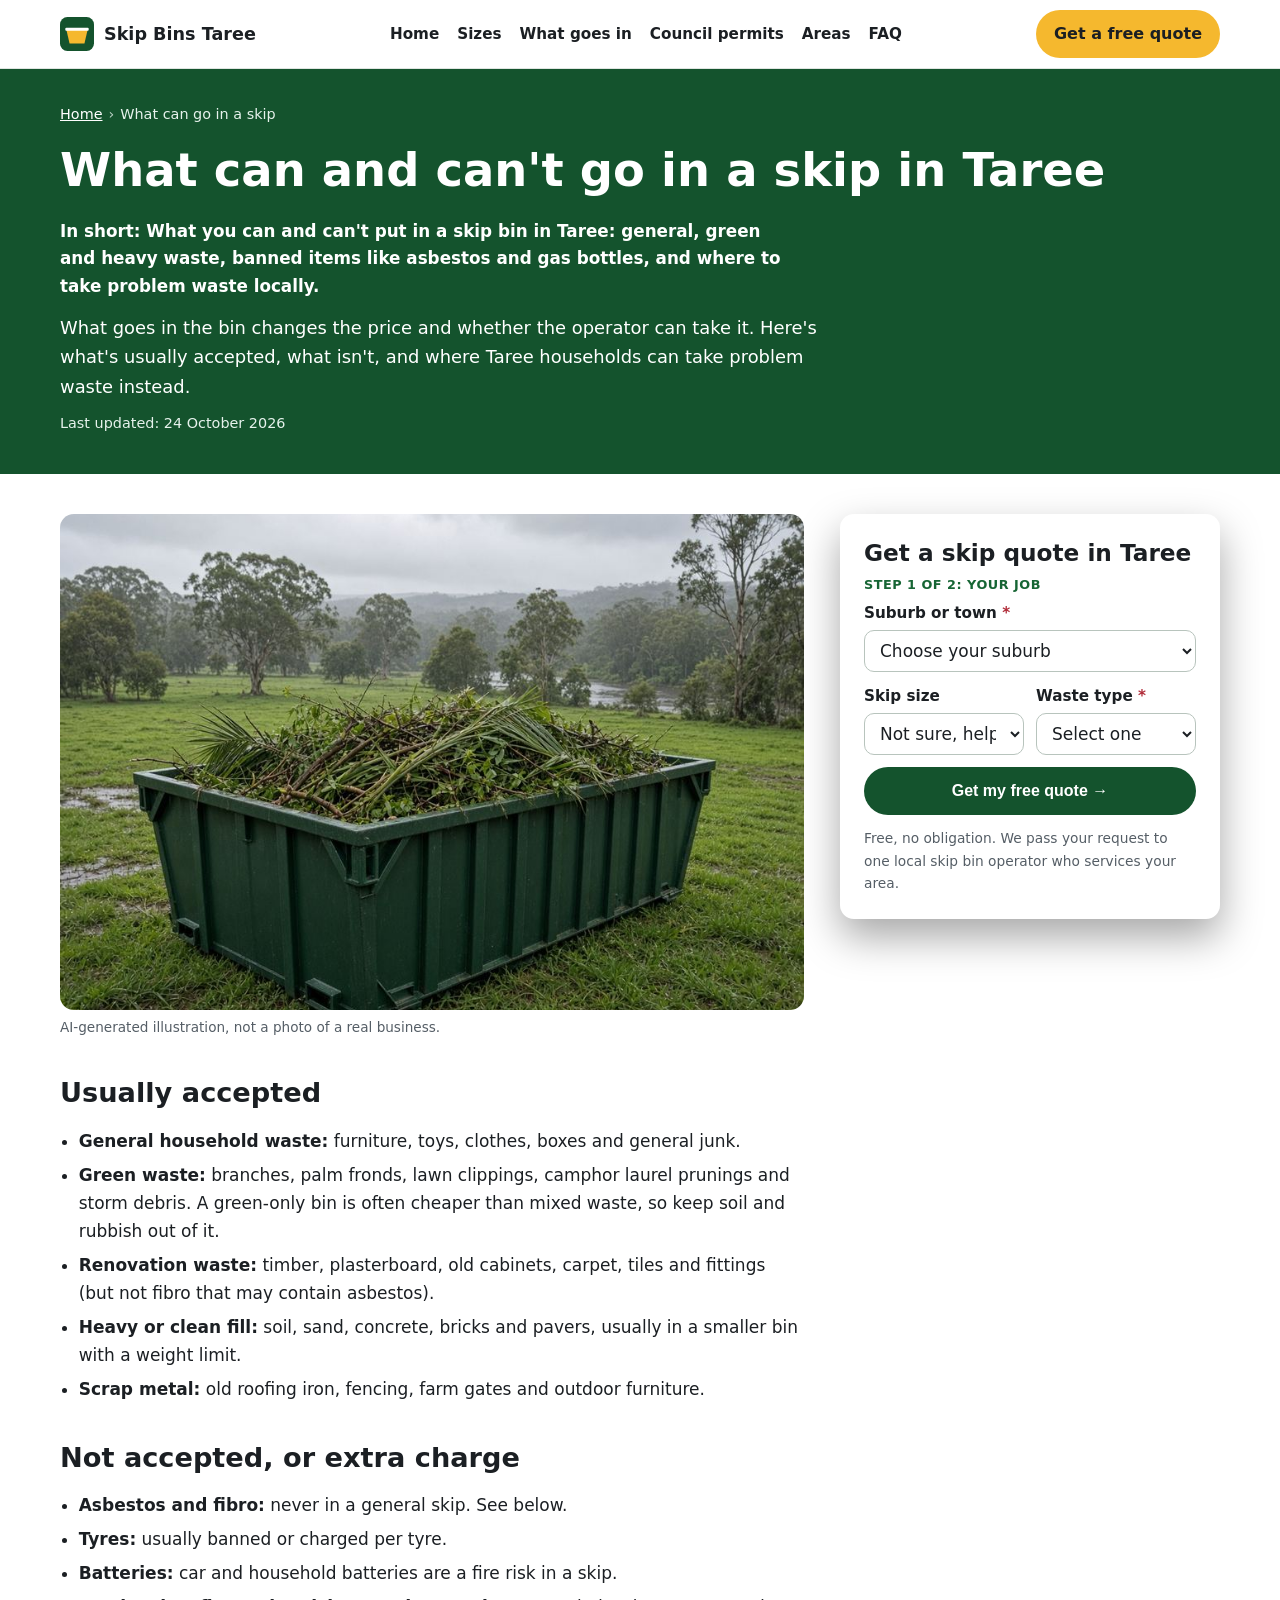
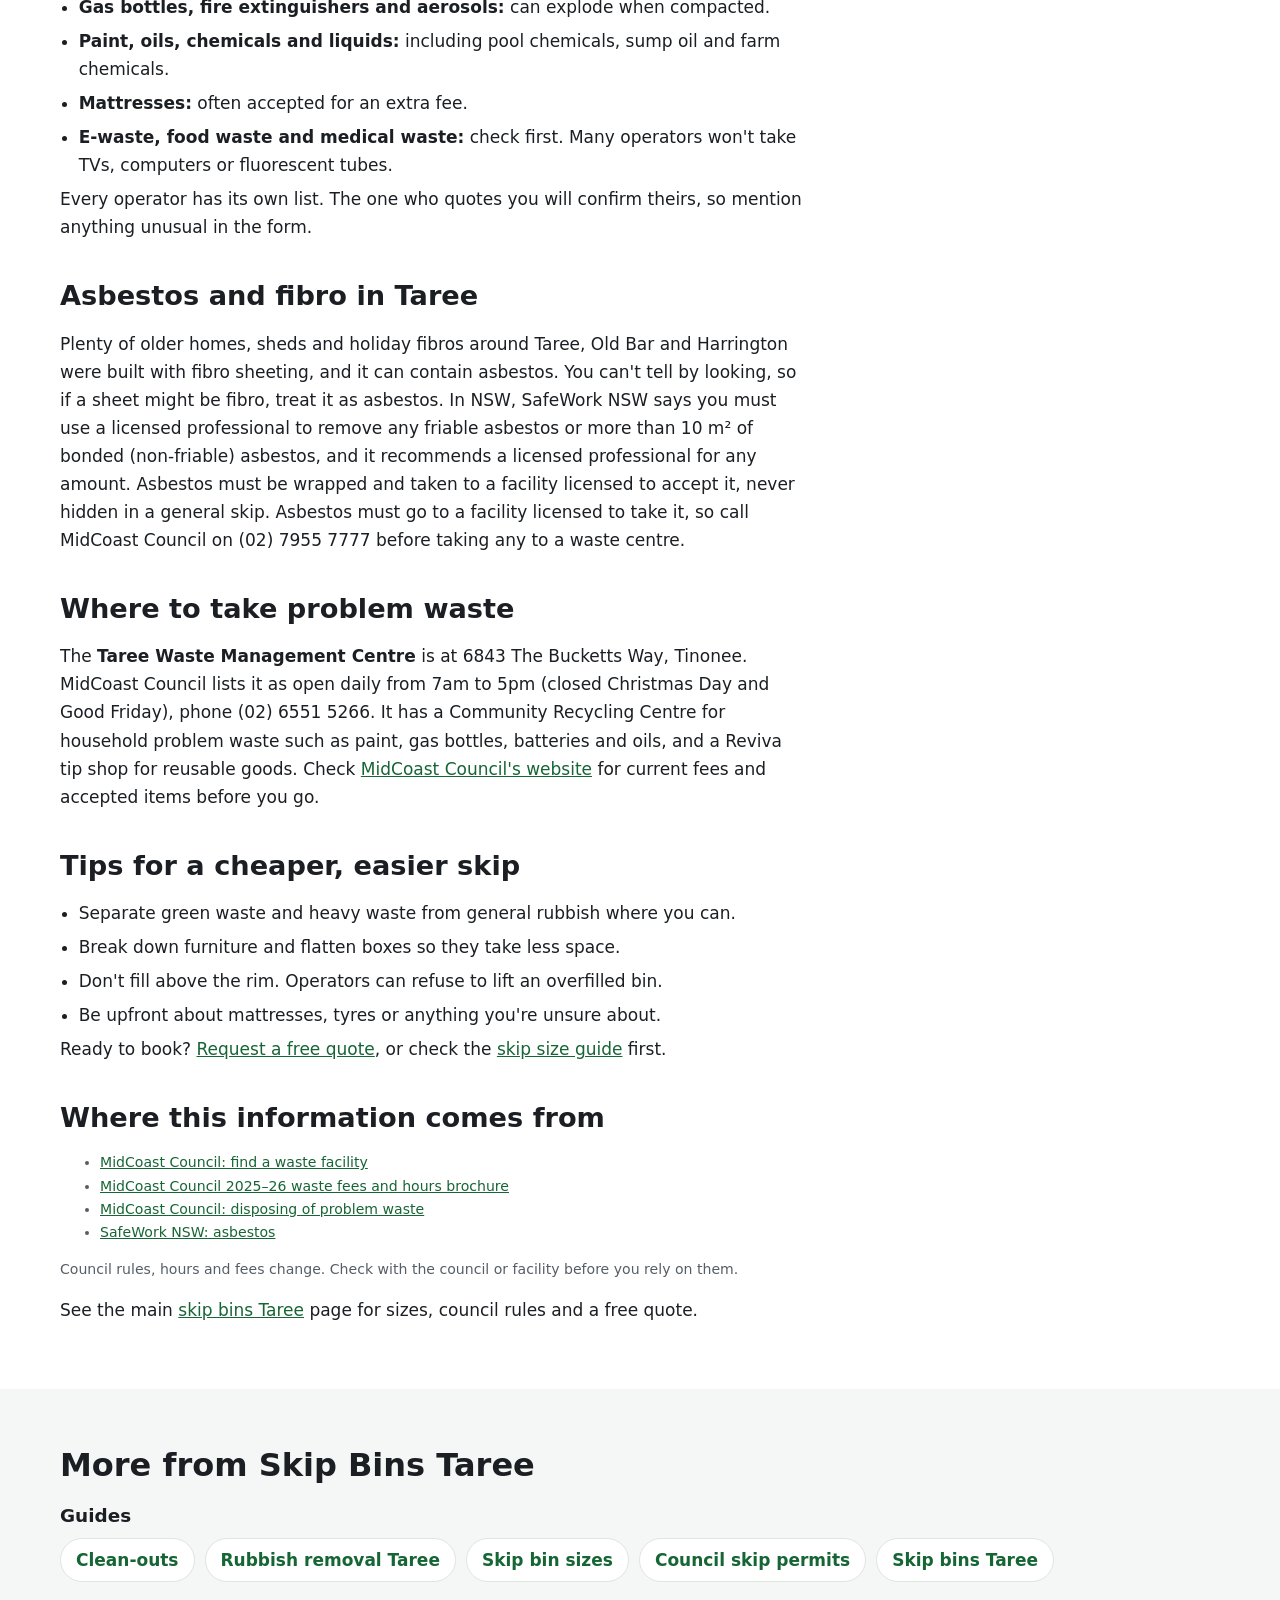
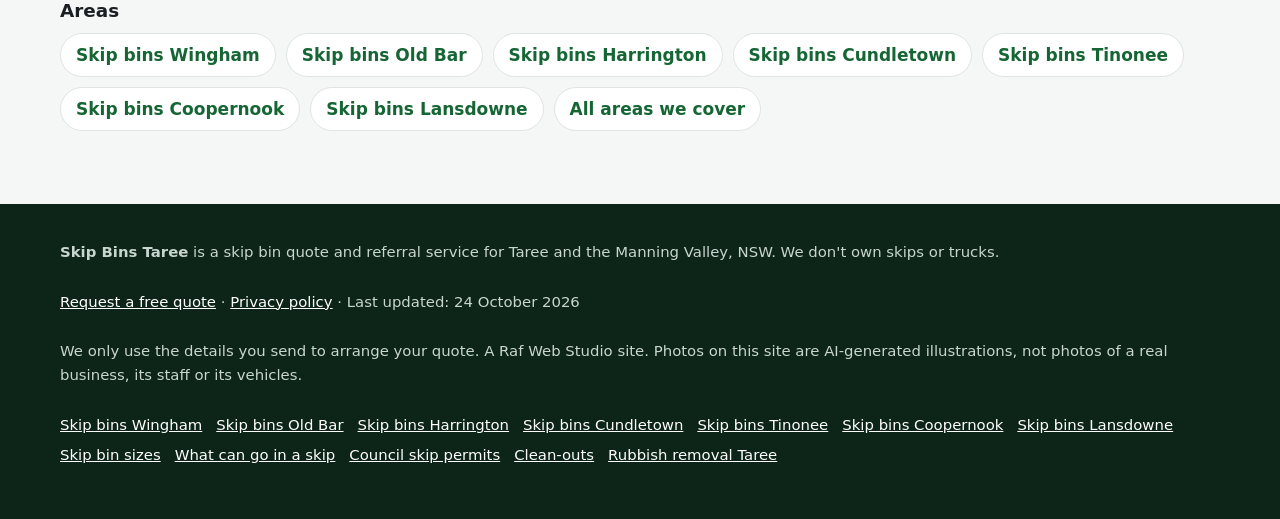
<file: what-can-go-in-a-skip/index.html>
<!doctype html>
<html lang="en-AU">
<head>
<meta charset="utf-8">
<meta name="viewport" content="width=device-width, initial-scale=1">
<title>What Can Go in a Skip Bin in Taree? Accepted &amp; Banned Items</title>
<meta name="description" content="What you can and can&#x27;t put in a skip bin in Taree: general, green and heavy waste, banned items like asbestos and gas bottles, and where to take problem waste locally.">
<link rel="canonical" href="https://skipbinstaree.com/what-can-go-in-a-skip/">
<link rel="icon" href="/favicon.svg" type="image/svg+xml">
<meta name="theme-color" content="#14532d">
<meta property="og:type" content="article">
<meta property="og:locale" content="en_AU">
<meta property="og:site_name" content="Skip Bins Taree">
<meta property="og:title" content="What Can Go in a Skip Bin in Taree? Accepted &amp; Banned Items">
<meta property="og:description" content="What you can and can&#x27;t put in a skip bin in Taree: general, green and heavy waste, banned items like asbestos and gas bottles, and where to take problem waste locally.">
<meta property="og:url" content="https://skipbinstaree.com/what-can-go-in-a-skip/">
<meta property="og:image" content="https://skipbinstaree.com/img/hero.jpg">
<meta name="twitter:card" content="summary_large_image">
<script>document.documentElement.classList.add('js')</script>
<link rel="stylesheet" href="/styles.css">

<!-- Google tag (gtag.js) -->
<script async src="https://www.googletagmanager.com/gtag/js?id=G-CYSBEL6EFN"></script>
<script>
  window.dataLayer = window.dataLayer || [];
  function gtag(){dataLayer.push(arguments);}
  gtag('js', new Date());
  gtag('config', 'G-CYSBEL6EFN');
</script>

<script type="application/ld+json">
{
 "@context": "https://schema.org",
 "@type": "WebPage",
 "@id": "https://skipbinstaree.com/what-can-go-in-a-skip/#webpage",
 "url": "https://skipbinstaree.com/what-can-go-in-a-skip/",
 "name": "What Can Go in a Skip Bin in Taree? Accepted & Banned Items",
 "description": "What you can and can't put in a skip bin in Taree: general, green and heavy waste, banned items like asbestos and gas bottles, and where to take problem waste locally.",
 "inLanguage": "en-AU",
 "dateModified": "2026-10-24",
 "isPartOf": {
  "@id": "https://skipbinstaree.com/#website"
 }
}
</script>
<script type="application/ld+json">
{
 "@context": "https://schema.org",
 "@type": "BreadcrumbList",
 "itemListElement": [
  {
   "@type": "ListItem",
   "position": 1,
   "name": "Home",
   "item": "https://skipbinstaree.com/"
  },
  {
   "@type": "ListItem",
   "position": 2,
   "name": "What can go in a skip",
   "item": "https://skipbinstaree.com/what-can-go-in-a-skip/"
  }
 ]
}
</script>
<script type="application/ld+json">
{
 "@context": "https://schema.org",
 "@type": "Service",
 "@id": "https://skipbinstaree.com/what-can-go-in-a-skip/#service",
 "name": "Skip bin waste advice and quotes in Taree",
 "serviceType": "Skip bin hire",
 "description": "What you can and can't put in a skip bin in Taree: general, green and heavy waste, banned items like asbestos and gas bottles, and where to take problem waste locally.",
 "url": "https://skipbinstaree.com/what-can-go-in-a-skip/",
 "provider": {
  "@type": "Organization",
  "name": "Skip Bins Taree",
  "url": "https://skipbinstaree.com/"
 },
 "areaServed": [
  {
   "@type": "Place",
   "name": "Taree, NSW"
  }
 ]
}
</script>
</head>
<body>
<a class="skip-link" href="#main">Skip to content</a>

<header class="site-header">
  <div class="wrap">
    <a class="brand" href="/" aria-label="Skip Bins Taree home">
      <svg viewBox="0 0 64 64" aria-hidden="true"><rect width="64" height="64" rx="14" fill="#14532d"/><path d="M12 24h40l-6 26H18z" fill="#f5b82e"/><rect x="10" y="20" width="44" height="6" rx="2" fill="#fff"/></svg>
      Skip Bins Taree
    </a>
    <nav class="nav" aria-label="Main">
      <a href="/">Home</a>
      <a href="/skip-bin-sizes/">Sizes</a>
      <a href="/what-can-go-in-a-skip/">What goes in</a>
      <a href="/skip-bin-council-permit/">Council permits</a>
      <a href="/#areas">Areas</a>
      <a href="/#faq">FAQ</a>
    </nav>
    <a class="btn btn-call header-call" href="#quote">Get a free quote</a>
  </div>
</header>

<main id="main">
<section class="page-hero" aria-labelledby="h1">
  <div class="wrap">
    <nav class="crumbs" aria-label="Breadcrumb"><ol><li><a href="https://skipbinstaree.com/">Home</a></li><li aria-current="page">What can go in a skip</li></ol></nav>
    <h1 id="h1">What can and can&#x27;t go in a skip in Taree</h1>
    <p class="summary">In short: What you can and can&#x27;t put in a skip bin in Taree: general, green and heavy waste, banned items like asbestos and gas bottles, and where to take problem waste locally.</p>
    <p class="lead">What goes in the bin changes the price and whether the operator can take it. Here's what's usually accepted, what isn't, and where Taree households can take problem waste instead.</p>
    <p class="updated">Last updated: 24 October 2026</p>
  </div>
</section>
<div class="wrap page-grid">
  <article class="page-body">
<figure><img src="/img/card-green.jpg" width="900" height="600" style="aspect-ratio:3/2;object-fit:cover" alt="Illustration of a skip bin with palm fronds and branches" decoding="async"><figcaption>AI-generated illustration, not a photo of a real business.</figcaption></figure>
<h2>Usually accepted</h2>
<ul class="clean">
<li><strong>General household waste:</strong> furniture, toys, clothes, boxes and general junk.</li>
<li><strong>Green waste:</strong> branches, palm fronds, lawn clippings, camphor laurel prunings and storm debris. A green-only bin is often cheaper than mixed waste, so keep soil and rubbish out of it.</li>
<li><strong>Renovation waste:</strong> timber, plasterboard, old cabinets, carpet, tiles and fittings (but not fibro that may contain asbestos).</li>
<li><strong>Heavy or clean fill:</strong> soil, sand, concrete, bricks and pavers, usually in a smaller bin with a weight limit.</li>
<li><strong>Scrap metal:</strong> old roofing iron, fencing, farm gates and outdoor furniture.</li></ul>
<h2>Not accepted, or extra charge</h2>
<ul class="clean">
<li><strong>Asbestos and fibro:</strong> never in a general skip. See below.</li>
<li><strong>Tyres:</strong> usually banned or charged per tyre.</li>
<li><strong>Batteries:</strong> car and household batteries are a fire risk in a skip.</li>
<li><strong>Gas bottles, fire extinguishers and aerosols:</strong> can explode when compacted.</li>
<li><strong>Paint, oils, chemicals and liquids:</strong> including pool chemicals, sump oil and farm chemicals.</li>
<li><strong>Mattresses:</strong> often accepted for an extra fee.</li>
<li><strong>E-waste, food waste and medical waste:</strong> check first. Many operators won't take TVs, computers or fluorescent tubes.</li></ul>
<p>Every operator has its own list. The one who quotes you will confirm theirs, so mention anything unusual in the form.</p>
<h2>Asbestos and fibro in Taree</h2>
<p>Plenty of older homes, sheds and holiday fibros around Taree, Old Bar and Harrington were built with fibro sheeting, and it can contain asbestos. You can't tell by looking, so if a sheet might be fibro, treat it as asbestos. In NSW, SafeWork NSW says you must use a licensed professional to remove any friable asbestos or more than 10 m² of bonded (non-friable) asbestos, and it recommends a licensed professional for any amount. Asbestos must be wrapped and taken to a facility licensed to accept it, never hidden in a general skip. Asbestos must go to a facility licensed to take it, so call MidCoast Council on (02) 7955 7777 before taking any to a waste centre.</p>
<h2>Where to take problem waste</h2>
<p>The <strong>Taree Waste Management Centre</strong> is at 6843 The Bucketts Way, Tinonee. MidCoast Council lists it as open daily from 7am to 5pm (closed Christmas Day and Good Friday), phone (02) 6551 5266. It has a Community Recycling Centre for household problem waste such as paint, gas bottles, batteries and oils, and a Reviva tip shop for reusable goods. Check <a href="https://www.midcoast.nsw.gov.au/" rel="noopener">MidCoast Council's website</a> for current fees and accepted items before you go.</p>
<h2>Tips for a cheaper, easier skip</h2>
<ul class="clean"><li>Separate green waste and heavy waste from general rubbish where you can.</li><li>Break down furniture and flatten boxes so they take less space.</li><li>Don't fill above the rim. Operators can refuse to lift an overfilled bin.</li><li>Be upfront about mattresses, tyres or anything you're unsure about.</li></ul><p>Ready to book? <a href="#quote">Request a free quote</a>, or check the <a href="/skip-bin-sizes/">skip size guide</a> first.</p>
<h2>Where this information comes from</h2>
<ul class="sources"><li><a href="https://www.midcoast.nsw.gov.au/Services/Waste-and-recycling/Find-a-waste-facility" rel="noopener">MidCoast Council: find a waste facility</a></li><li><a href="https://www.midcoast.nsw.gov.au/files/assets/public/v/3/document-resources/facilities-docs/waste-facilities/2025-26-waste-fees-charges-brochure-spreads.pdf" rel="noopener">MidCoast Council 2025–26 waste fees and hours brochure</a></li><li><a href="https://www.midcoast.nsw.gov.au/Services/Waste-and-recycling/Disposing-of-problem-waste" rel="noopener">MidCoast Council: disposing of problem waste</a></li><li><a href="https://www.safework.nsw.gov.au/hazards-a-z/asbestos" rel="noopener">SafeWork NSW: asbestos</a></li></ul>
<p class="sources">Council rules, hours and fees change. Check with the council or facility before you rely on them.</p>

<p class="home-link">See the main <a href="/">skip bins Taree</a> page for sizes, council rules and a free quote.</p>
  </article>
  <aside class="page-aside">
    <div class="hero-form-card" id="quote">
      <h2 id="quote-h">Get a skip quote in Taree</h2>
      <form class="quote-form two-step" id="quote-form" action="https://formsubmit.co/95bd9bc987959fdb3b12eddf2388cf85" method="post" novalidate>
        <input type="hidden" name="_subject" value="New quote request – skipbinstaree.com">
        <input type="hidden" name="_captcha" value="true">
        <input type="hidden" name="_template" value="table">
        <input type="hidden" name="_next" value="https://skipbinstaree.com/thanks.html">
        <input type="hidden" name="_autoresponse" value="Thanks for your skip bin request. We&#x27;ve received it and are passing it to a local operator, who&#x27;ll be in touch shortly with availability and a price.">
        <input type="text" name="_honey" style="display:none" tabindex="-1" autocomplete="off" aria-hidden="true">
        <input type="hidden" name="source" value="skipbinstaree.com">
        <input type="hidden" name="page" value="/what-can-go-in-a-skip/">
        <fieldset class="step step-1">
          <legend class="step-label">Step 1 of 2: your job</legend>
          <div class="full"><label for="suburb">Suburb or town <span class="req" aria-hidden="true">*</span></label>
            <select id="suburb" name="suburb" required><option value="">Choose your suburb</option><option>Taree</option><option>Taree South</option><option>Cundletown</option><option>Purfleet</option><option>Tinonee</option><option>Wingham</option><option>Old Bar</option><option>Wallabi Point</option><option>Manning Point</option><option>Harrington</option><option>Crowdy Head</option><option>Coopernook</option><option>Lansdowne</option><option>Krambach</option><option>Croki</option><option>Mitchells Island</option><option>Oxley Island</option><option>Johns River</option><option value="Other">Other (tell us below)</option></select></div>
          <div class="full other-wrap"><label for="suburb_other">Other suburb or town</label><input id="suburb_other" name="suburb_other" type="text" autocomplete="address-level2"></div>
          <div><label for="size">Skip size</label>
            <select id="size" name="skip_size"><option value="Not sure">Not sure, help me choose</option><option>Skip bag (about 1 m³)</option><option>2 m³</option><option>3 m³</option><option>4 m³</option><option>6 m³</option><option>8 m³</option><option>9 m³</option><option>10–12 m³</option><option>Larger / hook-lift</option></select></div>
          <div><label for="waste">Waste type <span class="req" aria-hidden="true">*</span></label>
            <select id="waste" name="waste_type" required><option value="">Select one</option><option>General household</option><option>Green waste</option><option>Mixed renovation / building</option><option>Soil, concrete or bricks</option><option>Mixed, not sure</option><option>May contain asbestos</option></select></div>
          <div class="full js-only"><button class="btn btn-primary btn-block" type="button" id="to-step-2">Get my free quote →</button></div>
          <p class="microcopy full">Free, no obligation. We pass your request to one local skip bin operator who services your area.</p>
          <p class="form-error full" id="step1-error" role="alert" hidden>Please choose your suburb and waste type.</p>
        </fieldset>
        <fieldset class="step step-2" id="step-2">
          <legend class="step-label">Step 2 of 2: your details</legend>
          <div><label for="name">Name <span class="req" aria-hidden="true">*</span></label><input id="name" name="name" type="text" autocomplete="name" required></div>
          <div><label for="phone">Phone <span class="req" aria-hidden="true">*</span></label><input id="phone" name="phone" type="tel" autocomplete="tel" inputmode="tel" required></div>
          <div><label for="email">Email</label><input id="email" name="email" type="email" autocomplete="email"></div>
          <div><label for="date">Delivery date</label><input id="date" name="preferred_date" type="date"></div>
          <div class="full"><label for="message">Anything else?</label><textarea id="message" name="message" rows="2" placeholder="e.g. flood clean-up, bin on the driveway, steep block in Wingham, 7 days"></textarea></div>
          <p class="consent full">By sending this form you agree we can share your details with one local skip bin operator so they can quote for your job. See our <a href="/privacy.html">privacy policy</a>.</p>
          <div class="full step2-actions"><button class="btn btn-primary" type="submit">Send my quote request</button><button class="btn-link js-only" type="button" id="back-1">← Back</button></div>
        </fieldset>
      </form>
    </div>
  </aside>
</div>
<section class="alt" aria-labelledby="more-h">
  <div class="wrap">
    <h2 id="more-h">More from Skip Bins Taree</h2>
    <h3>Guides</h3>
    <ul class="link-list"><li><a href="/clean-outs/">Clean-outs</a></li><li><a href="/rubbish-removal-taree/">Rubbish removal Taree</a></li><li><a href="/skip-bin-sizes/">Skip bin sizes</a></li><li><a href="/skip-bin-council-permit/">Council skip permits</a></li><li><a href="/">Skip bins Taree</a></li></ul>
    <h3>Areas</h3>
    <ul class="link-list"><li><a href="/skip-bins-wingham/">Skip bins Wingham</a></li><li><a href="/skip-bins-old-bar/">Skip bins Old Bar</a></li><li><a href="/skip-bins-harrington/">Skip bins Harrington</a></li><li><a href="/skip-bins-cundletown/">Skip bins Cundletown</a></li><li><a href="/skip-bins-tinonee/">Skip bins Tinonee</a></li><li><a href="/skip-bins-coopernook/">Skip bins Coopernook</a></li><li><a href="/skip-bins-lansdowne/">Skip bins Lansdowne</a></li><li><a href="/#areas">All areas we cover</a></li></ul>
  </div>
</section>
</main>

<footer class="site-footer">
  <div class="wrap">
    <p><strong>Skip Bins Taree</strong> is a skip bin quote and referral service for Taree and the Manning Valley, NSW. We don't own skips or trucks.</p>
    <p><a href="#quote">Request a free quote</a> · <a href="/privacy.html">Privacy policy</a> · Last updated: 24 October 2026</p>
    <p>We only use the details you send to arrange your quote. A Raf Web Studio site. Photos on this site are AI-generated illustrations, not photos of a real business, its staff or its vehicles.</p>
    <p class="footer-links"><a href="/skip-bins-wingham/">Skip bins Wingham</a> <a href="/skip-bins-old-bar/">Skip bins Old Bar</a> <a href="/skip-bins-harrington/">Skip bins Harrington</a> <a href="/skip-bins-cundletown/">Skip bins Cundletown</a> <a href="/skip-bins-tinonee/">Skip bins Tinonee</a> <a href="/skip-bins-coopernook/">Skip bins Coopernook</a> <a href="/skip-bins-lansdowne/">Skip bins Lansdowne</a> <a href="/skip-bin-sizes/">Skip bin sizes</a> <a href="/what-can-go-in-a-skip/">What can go in a skip</a> <a href="/skip-bin-council-permit/">Council skip permits</a> <a href="/clean-outs/">Clean-outs</a> <a href="/rubbish-removal-taree/">Rubbish removal Taree</a></p>
  </div>
</footer>

<div class="mobile-call" aria-label="Quick contact">
  <a class="btn btn-call" href="#quote">Get a free quote</a>
</div>
<script src="/form.js" defer></script>
</body>
</html>
</file>
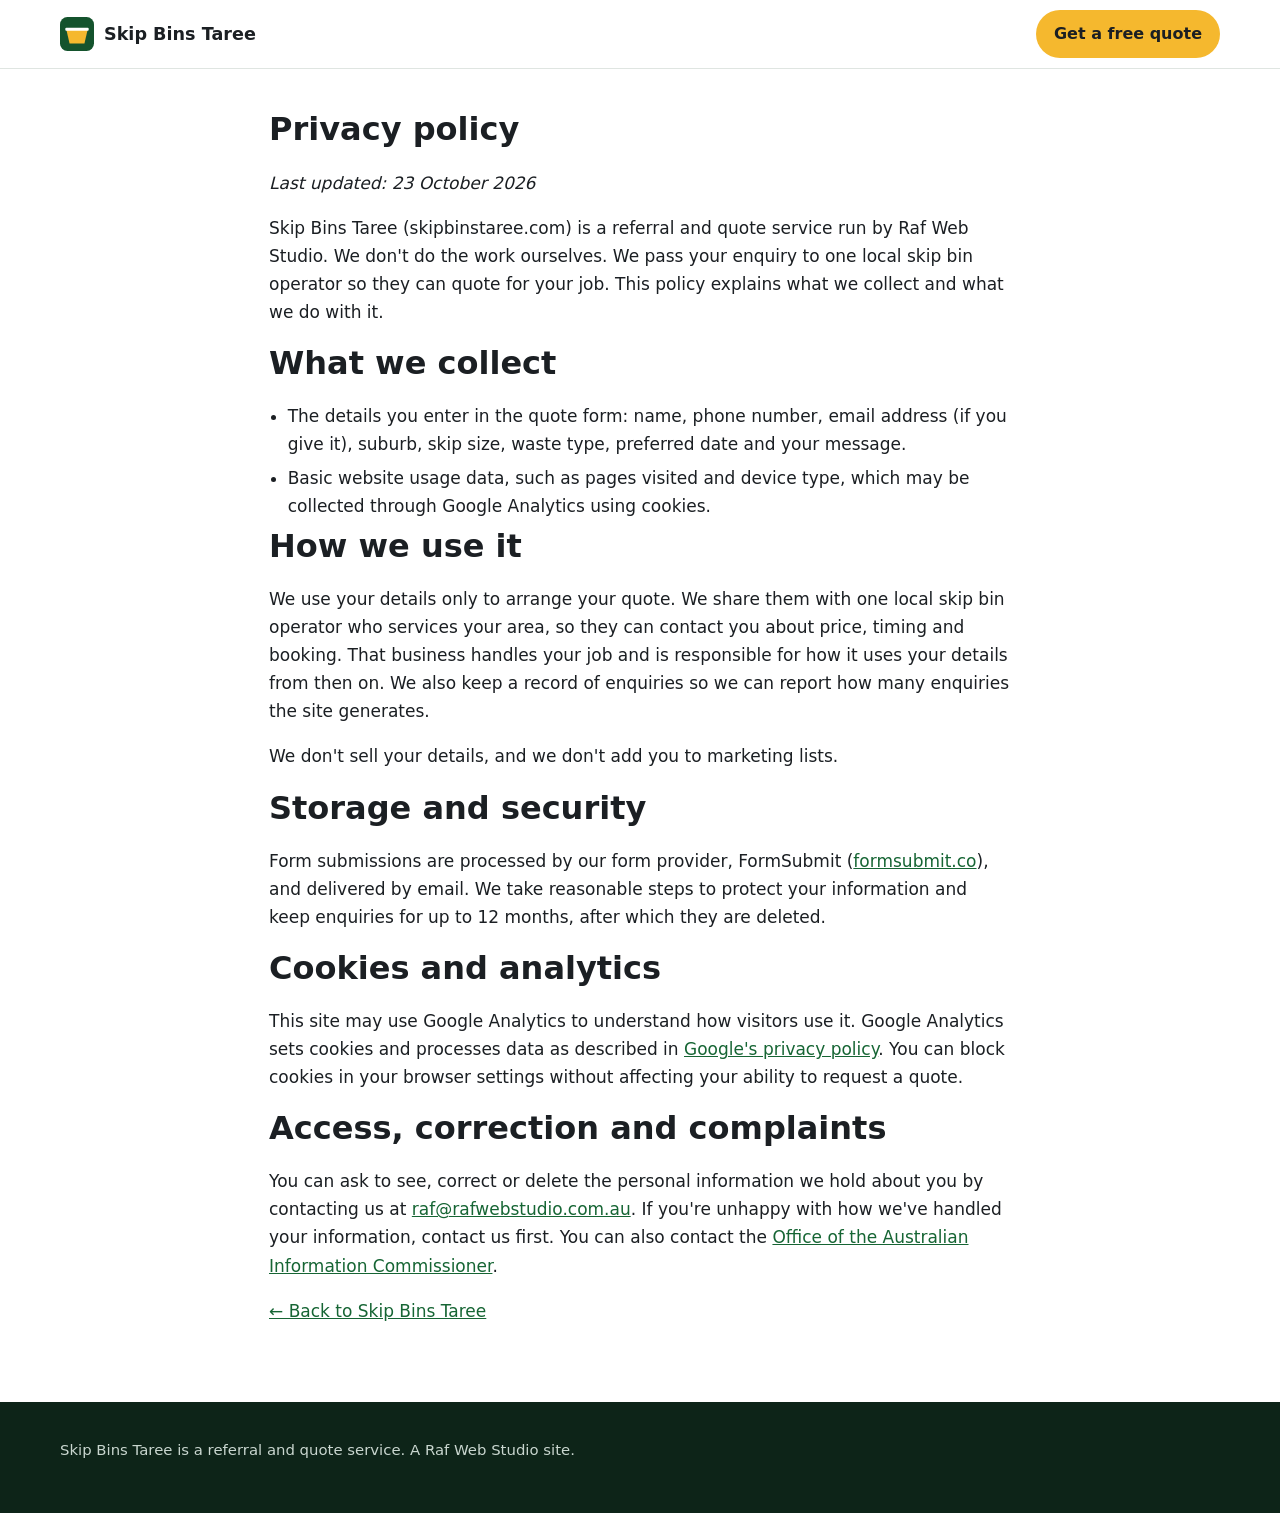
<file: privacy.html>
<!doctype html>
<html lang="en-AU">
<head>
<meta charset="utf-8">
<meta name="viewport" content="width=device-width, initial-scale=1">
<title>Privacy Policy | Skip Bins Taree</title>
<meta name="description" content="How Skip Bins Taree collects, uses and shares the details you send when you request a quote.">
<link rel="canonical" href="https://skipbinstaree.com/privacy.html">
<link rel="icon" href="favicon.svg" type="image/svg+xml">
<link rel="stylesheet" href="styles.css">
<!-- Google tag (gtag.js) -->
<script async src="https://www.googletagmanager.com/gtag/js?id=G-CYSBEL6EFN"></script>
<script>
  window.dataLayer = window.dataLayer || [];
  function gtag(){dataLayer.push(arguments);}
  gtag('js', new Date());
  gtag('config', 'G-CYSBEL6EFN');
</script>
</head>
<body>
<a class="skip-link" href="#main">Skip to content</a>
<header class="site-header">
  <div class="wrap">
    <a class="brand" href="/" aria-label="Skip Bins Taree home">
      <svg viewBox="0 0 64 64" aria-hidden="true"><rect width="64" height="64" rx="14" fill="#14532d"/><path d="M12 24h40l-6 26H18z" fill="#f5b82e"/><rect x="10" y="20" width="44" height="6" rx="2" fill="#fff"/></svg>
      Skip Bins Taree
    </a>
    <a class="btn btn-call header-call" href="/#quote">Get a free quote</a>
  </div>
</header>
<main id="main" class="legal">
  <h1>Privacy policy</h1>
  <p><em>Last updated: 23 October 2026</em></p>
  <p>Skip Bins Taree (skipbinstaree.com) is a referral and quote service run by Raf Web Studio. We don't do the work ourselves. We pass your enquiry to one local skip bin operator so they can quote for your job. This policy explains what we collect and what we do with it.</p>
  <h2>What we collect</h2>
  <ul class="clean">
    <li>The details you enter in the quote form: name, phone number, email address (if you give it), suburb, skip size, waste type, preferred date and your message.</li>
    <li>Basic website usage data, such as pages visited and device type, which may be collected through Google Analytics using cookies.</li>
  </ul>
  <h2>How we use it</h2>
  <p>We use your details only to arrange your quote. We share them with one local skip bin operator who services your area, so they can contact you about price, timing and booking. That business handles your job and is responsible for how it uses your details from then on. We also keep a record of enquiries so we can report how many enquiries the site generates.</p>
  <p>We don't sell your details, and we don't add you to marketing lists.</p>
  <h2>Storage and security</h2>
  <p>Form submissions are processed by our form provider, FormSubmit (<a href="https://formsubmit.co/" rel="noopener">formsubmit.co</a>), and delivered by email. We take reasonable steps to protect your information and keep enquiries for up to 12 months, after which they are deleted.</p>
  <h2>Cookies and analytics</h2>
  <p>This site may use Google Analytics to understand how visitors use it. Google Analytics sets cookies and processes data as described in <a href="https://policies.google.com/privacy" rel="noopener">Google's privacy policy</a>. You can block cookies in your browser settings without affecting your ability to request a quote.</p>
  <h2>Access, correction and complaints</h2>
  <p>You can ask to see, correct or delete the personal information we hold about you by contacting us at <a href="mailto:raf@rafwebstudio.com.au">raf@rafwebstudio.com.au</a>. If you're unhappy with how we've handled your information, contact us first. You can also contact the <a href="https://www.oaic.gov.au/" rel="noopener">Office of the Australian Information Commissioner</a>.</p>
  <p><a href="/">&larr; Back to Skip Bins Taree</a></p>
</main>
<footer class="site-footer"><div class="wrap"><p>Skip Bins Taree is a referral and quote service. A Raf Web Studio site.</p></div></footer>
</body>
</html>
</file>
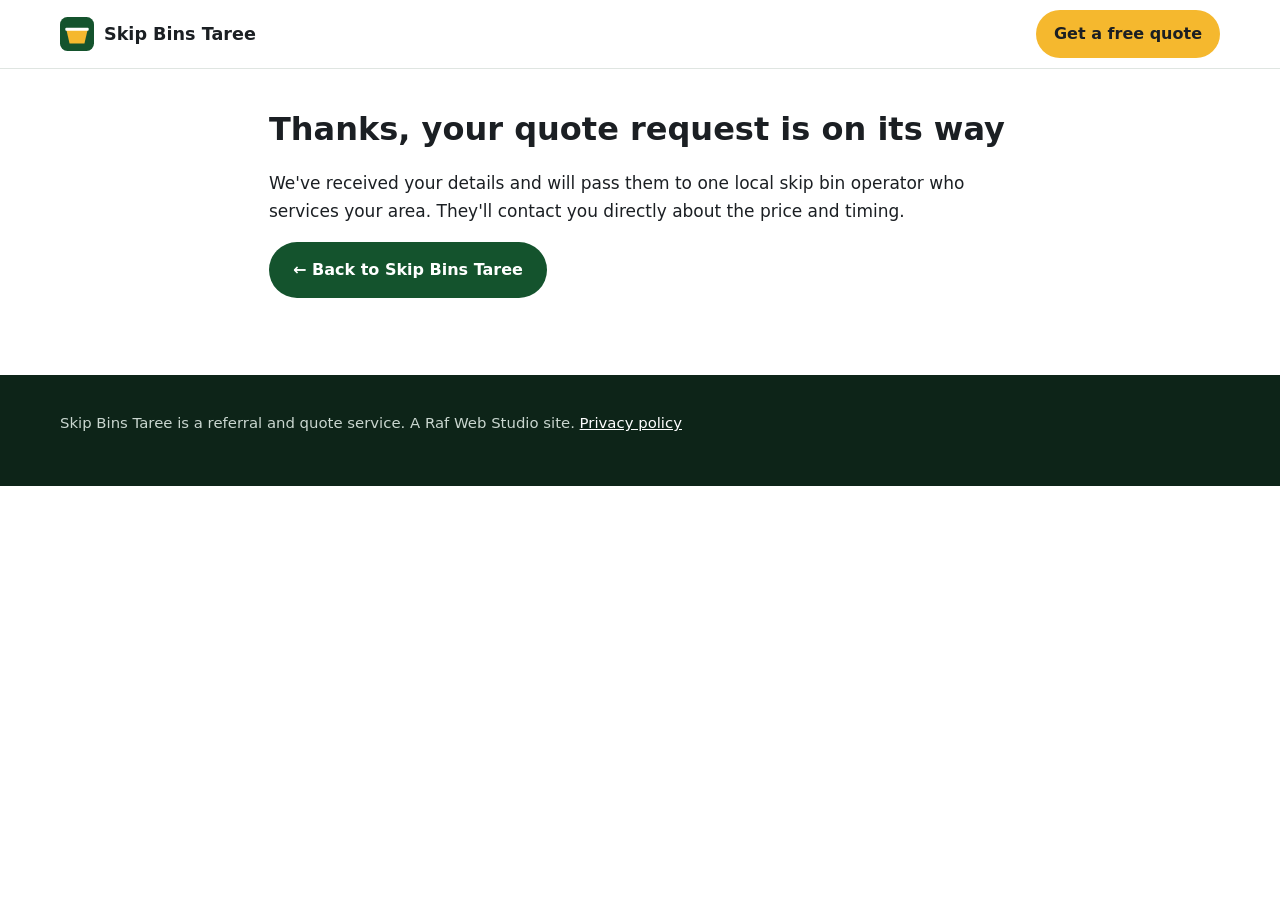
<file: thanks.html>
<!doctype html>
<html lang="en-AU">
<head>
<meta charset="utf-8">
<meta name="viewport" content="width=device-width, initial-scale=1">
<title>Thanks, we've got your quote request | Skip Bins Taree</title>
<meta name="robots" content="noindex, nofollow">
<link rel="icon" href="favicon.svg" type="image/svg+xml">
<link rel="stylesheet" href="styles.css">
<!-- Google tag (gtag.js) -->
<script async src="https://www.googletagmanager.com/gtag/js?id=G-CYSBEL6EFN"></script>
<script>
  window.dataLayer = window.dataLayer || [];
  function gtag(){dataLayer.push(arguments);}
  gtag('js', new Date());
  gtag('config', 'G-CYSBEL6EFN');
</script>
<script>/*seo6-track*/(function(){var tok=null,done=null;try{tok=sessionStorage.getItem('rws_lead_token');done=sessionStorage.getItem('rws_lead_done');}catch(_){}if(tok?tok===done:done==='direct')return;gtag('event','generate_lead',{form_name:'skip_bin_quote',source:'skipbinstaree.com',lead_flow:tok?'form':'direct',transport_type:'beacon'});try{sessionStorage.setItem('rws_lead_done',tok||'direct');}catch(_){}})();</script>
</head>
<body>
<a class="skip-link" href="#main">Skip to content</a>
<header class="site-header">
  <div class="wrap">
    <a class="brand" href="/" aria-label="Skip Bins Taree home">
      <svg viewBox="0 0 64 64" aria-hidden="true"><rect width="64" height="64" rx="14" fill="#14532d"/><path d="M12 24h40l-6 26H18z" fill="#f5b82e"/><rect x="10" y="20" width="44" height="6" rx="2" fill="#fff"/></svg>
      Skip Bins Taree
    </a>
    <a class="btn btn-call header-call" href="/#quote">Get a free quote</a>
  </div>
</header>
<main id="main" class="legal">
  <h1>Thanks, your quote request is on its way</h1>
  <p>We've received your details and will pass them to one local skip bin operator who services your area. They'll contact you directly about the price and timing.</p>
  <p><a class="btn btn-primary" href="/">&larr; Back to Skip Bins Taree</a></p>
</main>
<footer class="site-footer"><div class="wrap"><p>Skip Bins Taree is a referral and quote service. A Raf Web Studio site. <a href="privacy.html">Privacy policy</a></p></div></footer>
</body>
</html>
</file>
<file: styles.css>
:root{
  --green:#14532d;--green-2:#166534;--yellow:#f5b82e;--ink:#1b1f23;--muted:#555e66;
  --bg:#ffffff;--soft:#f4f7f5;--line:#dfe5e1;--radius:14px;--max:1200px;
}
*{box-sizing:border-box}
html{scroll-behavior:smooth}
body{margin:0;font-family:system-ui,-apple-system,"Segoe UI",Roboto,Arial,sans-serif;color:var(--ink);background:var(--bg);line-height:1.65;font-size:17px;padding-bottom:72px}
@media(min-width:800px){body{padding-bottom:0}}
img,svg{max-width:100%}
a{color:var(--green-2)}
a:focus-visible,button:focus-visible,input:focus-visible,select:focus-visible,textarea:focus-visible{outline:3px solid var(--yellow);outline-offset:2px}
.wrap{max-width:var(--max);margin:0 auto;padding:0 20px}
.skip-link{position:absolute;left:-999px;top:0;background:#fff;padding:8px 12px;z-index:100}
.skip-link:focus{left:8px}
h1,h2,h3{line-height:1.25;margin:0 0 .6em}
h1{font-size:clamp(1.9rem,4.5vw,2.9rem)}
h2{font-size:clamp(1.5rem,3vw,2rem);margin-top:0}
h3{font-size:1.15rem}
p{margin:0 0 1em}

/* header */
.site-header{background:#fff;border-bottom:1px solid var(--line);position:sticky;top:0;z-index:50}
.site-header .wrap{display:flex;align-items:center;justify-content:space-between;gap:16px;padding-top:10px;padding-bottom:10px}
.brand{display:flex;align-items:center;gap:10px;font-weight:800;color:var(--ink);text-decoration:none;font-size:1.1rem}
.brand svg{width:34px;height:34px}
.nav{display:none;gap:18px}
.nav a{color:var(--ink);text-decoration:none;font-weight:600;font-size:.95rem}
.nav a:hover{color:var(--green-2)}
@media(min-width:900px){.nav{display:flex}}

/* buttons */
.btn{display:inline-flex;align-items:center;justify-content:center;gap:8px;font-weight:700;border-radius:999px;padding:13px 22px;text-decoration:none;border:2px solid transparent;cursor:pointer;font-size:1rem}
.btn svg{width:20px;height:20px}
.btn-call{background:var(--yellow);color:#1b1f23}
.btn-call:hover{background:#f5b82e}
.btn-ghost{background:transparent;color:#fff;border-color:rgba(255,255,255,.7)}
.btn-ghost:hover{background:rgba(255,255,255,.12)}
.btn-primary{background:var(--green);color:#fff}
.btn-primary:hover{background:var(--green-2)}
.header-call{display:none}
@media(min-width:600px){.header-call{display:inline-flex;padding:9px 16px}}

/* hero */
.hero{background:linear-gradient(135deg,#14532d 0%,#166534 60%,#166534 100%);color:#fff;padding:48px 0 56px}
.hero .wrap{display:grid;gap:32px}
@media(min-width:900px){.hero .wrap{grid-template-columns:1.15fr .85fr;align-items:center}}
.hero p.lead{font-size:1.15rem;color:#e6f2ec;max-width:38em}
.hero .ctas{display:flex;flex-wrap:wrap;gap:12px;margin:22px 0 18px}
.ticks{list-style:none;padding:0;margin:0;display:grid;gap:6px;color:#e6f2ec}
.ticks li{display:flex;gap:8px;align-items:flex-start}
.ticks svg{flex:0 0 20px;width:20px;height:20px;margin-top:3px}
.hero-card{background:#fff;color:var(--ink);border-radius:var(--radius);padding:22px;box-shadow:0 12px 30px rgba(0,0,0,.18)}
.hero-card h2{font-size:1.25rem}
.hero-card ol{margin:0;padding-left:1.2em}
.hero-card li{margin-bottom:.5em}

/* sections */
section{padding:56px 0}
section.alt{background:var(--soft)}
.intro{max-width:46em}
.grid{display:grid;gap:18px}
@media(min-width:700px){.grid-2{grid-template-columns:1fr 1fr}.grid-3{grid-template-columns:repeat(3,1fr)}}
.card{background:#fff;border:1px solid var(--line);border-radius:var(--radius);padding:20px}
.card .size{display:inline-block;background:var(--green);color:#fff;font-weight:800;border-radius:8px;padding:3px 10px;margin-bottom:8px}
.icon{width:36px;height:36px;color:var(--green);margin-bottom:6px}

table{width:100%;border-collapse:collapse;background:#fff;border-radius:var(--radius);overflow:hidden;border:1px solid var(--line)}
caption{text-align:left;font-weight:700;padding:0 0 10px}
th,td{padding:12px 14px;text-align:left;border-bottom:1px solid var(--line);vertical-align:top}
th{background:#e9f1ec;font-size:.95rem}
.table-scroll{overflow-x:auto}
.note{font-size:.93rem;color:var(--muted)}
.yes h3{color:var(--green)}
.no h3{color:#b02a37}
ul.clean{padding-left:1.1em;margin:0}
ul.clean li{margin-bottom:.35em}

.areas{display:flex;flex-wrap:wrap;gap:8px;list-style:none;padding:0;margin:0 0 1em}
.areas li{background:#fff;border:1px solid var(--line);border-radius:999px;padding:6px 14px;font-size:.95rem}

/* faq */
details{background:#fff;border:1px solid var(--line);border-radius:var(--radius);padding:4px 18px;margin-bottom:10px}
summary{cursor:pointer;font-weight:700;padding:12px 0;list-style:none}
summary::-webkit-details-marker{display:none}
summary::after{content:"+";float:right;font-size:1.3rem;line-height:1;color:var(--green)}
details[open] summary::after{content:"–"}

/* form */
.quote{background:var(--green);color:#fff}
.quote .wrap{display:grid;gap:28px}
@media(min-width:900px){.quote .wrap{grid-template-columns:.8fr 1.2fr}}
.quote p{color:#e6f2ec}
form.quote-form{background:#fff;color:var(--ink);border-radius:var(--radius);padding:22px;display:grid;gap:14px}
@media(min-width:600px){form.quote-form{grid-template-columns:1fr 1fr}.full{grid-column:1/-1}}
label{display:block;font-weight:600;font-size:.95rem;margin-bottom:4px}
input,select,textarea{width:100%;font:inherit;padding:11px 12px;border:1.5px solid #b8c4bd;border-radius:10px;background:#fff;color:var(--ink)}
textarea{min-height:110px;resize:vertical}
.req{color:#b02a37}
.consent{font-size:.88rem;color:var(--muted)}

/* footer */
.site-footer{background:#0d2418;color:#c9d6cf;padding:36px 0;font-size:.93rem}
.site-footer a{color:#fff}
.site-footer .wrap{display:grid;gap:10px}

/* sticky mobile call bar */
.mobile-call{position:fixed;left:0;right:0;bottom:0;z-index:60;display:flex;gap:8px;padding:10px 12px;background:#fff;border-top:1px solid var(--line);box-shadow:0 -6px 18px rgba(0,0,0,.08)}
.mobile-call .btn{flex:1;padding:12px 10px}
@media(min-width:800px){.mobile-call{display:none}}

.legal{max-width:46em;padding:40px 20px 60px;margin:0 auto}
.legal h1{font-size:2rem}

/* images */
.about-grid{display:grid;gap:28px;align-items:center}
@media(min-width:900px){.about-grid{grid-template-columns:1.2fr .8fr}}
figure{margin:0}
.photo img{width:100%;height:auto;display:block;border-radius:var(--radius)}
.photo figcaption,.size-figs figcaption{font-size:.85rem;color:var(--muted);margin-top:6px}
.local-photo{max-width:720px;margin-top:8px}
.size-figs{display:grid;gap:14px;margin:6px 0 10px;grid-template-columns:1fr}
@media(min-width:600px){.size-figs{grid-template-columns:1fr 1fr}}
.size-figs img{width:100%;height:auto;display:block;border-radius:10px;border:1px solid var(--line);background:#f4f7f5}
.size-figs figcaption{font-weight:700;color:var(--ink)}
.credits{font-size:.8rem;color:#9fb3a8}

/* banner hero */
.hero{position:relative;overflow:hidden;background:#0d2418;padding:56px 0 64px}
.hero-bg,.hero-bg img{position:absolute;inset:0;width:100%;height:100%}
.hero-bg img{object-fit:cover;object-position:center 40%;filter:brightness(1.08)}
.hero::before{content:"";position:absolute;inset:0;z-index:1;background:linear-gradient(90deg,rgba(8,24,16,.58) 0%,rgba(8,24,16,.36) 45%,rgba(8,24,16,.14) 100%)}
.hero .wrap.hero-grid{position:relative;z-index:2;display:grid;gap:32px;align-items:center}
@media(min-width:960px){.hero .wrap.hero-grid{grid-template-columns:1.05fr .95fr;gap:48px}.hero{padding:72px 0 80px}}
.hero h1{text-shadow:0 2px 4px rgba(0,0,0,.45),0 4px 22px rgba(0,0,0,.45)}
.hero .lead,.hero .updated{text-shadow:0 1px 3px rgba(0,0,0,.6)}
.hero-copy .ticks{margin:6px 0 20px}
.hero-copy .ctas{margin:0}
.hero-form-card{background:#fff;color:var(--ink);border-radius:var(--radius);padding:24px;box-shadow:0 18px 40px rgba(0,0,0,.35);scroll-margin-top:80px}
.hero-form-card h2{font-size:1.45rem;margin-bottom:.3em}
.hero-form-card .form-intro{color:var(--muted);font-size:.95rem;margin-bottom:12px}
.hero-form-card form.quote-form{padding:0;box-shadow:none;border-radius:0;gap:12px}
.hero-form-card input,.hero-form-card select,.hero-form-card textarea{padding:9px 11px}
.hero-form-card textarea{min-height:72px}
.hero-form-card .consent{margin:10px 0 0}
.photo-credit{position:absolute;right:10px;bottom:6px;z-index:2;margin:0;font-size:.72rem;color:rgba(255,255,255,.8)}
.photo-credit a{color:#fff}
.how-card{background:#fff;color:var(--ink);border-radius:var(--radius);padding:22px}
.how-card ol{margin:0;padding-left:1.2em}.how-card li{margin-bottom:.5em}

/* v2 */
.hero .lead{color:#fff}
.updated{font-size:.85rem;color:#e6f2ec;margin:14px 0 0}
.updated-dark{font-size:.9rem;color:var(--muted);font-weight:600;margin-top:-.4em}
fieldset{border:0;margin:0;padding:0;min-width:0}
.step{display:grid;gap:12px;grid-template-columns:1fr}
@media(min-width:600px){.step{grid-template-columns:1fr 1fr}}
.step-label{font-size:.8rem;font-weight:700;text-transform:uppercase;letter-spacing:.04em;color:var(--green-2);margin-bottom:6px;padding:0}
.step-2{margin-top:16px}
.js .is-step-1 .step-2{display:none}
.js .is-step-2 .step-1{display:none}
.js .is-step-2 .step-2{margin-top:0}
.js-only{display:none}
.js .js-only{display:block}
.js .step2-actions .js-only{display:inline-block}
.other-wrap{display:none}.other-wrap.show{display:block}
html:not(.js) .other-wrap{display:block}
.btn-block{width:100%}
.btn-link{background:none;border:0;color:var(--green-2);font:inherit;font-weight:600;cursor:pointer;margin-left:14px;text-decoration:underline}
.microcopy{font-size:.86rem;color:var(--muted);margin:0}
.form-error{color:#b02a37;font-weight:600;font-size:.9rem;margin:0}
[aria-invalid="true"]{border-color:#b02a37}
.hero-form-card .quote-form{display:block}
.trust{background:#0d2418;color:#e6f2ec;padding:16px 0}
.trust-list{list-style:none;margin:0 auto;display:grid;gap:10px 24px;grid-template-columns:1fr}
@media(min-width:700px){.trust-list{grid-template-columns:1fr 1fr}}
@media(min-width:1000px){.trust-list{grid-template-columns:repeat(4,1fr)}}
.trust-list li{display:flex;gap:8px;align-items:flex-start;font-size:.95rem}
.trust-list svg{flex:0 0 20px;width:20px;height:20px;color:var(--yellow);margin-top:3px}
.trust-list strong{color:#fff}
ol.steps{list-style:none;padding:0;margin:0 0 16px}
.step-num{display:inline-grid;place-items:center;width:34px;height:34px;border-radius:50%;background:var(--yellow);color:#1b1f23;font-weight:800;margin-bottom:8px}
.equiv{font-weight:700;color:var(--green-2);margin:-.2em 0 .5em}
.price-table td{white-space:nowrap}
.area-groups{display:grid;gap:8px 28px;margin-bottom:12px}
@media(min-width:800px){.area-groups{grid-template-columns:1fr 1fr}}
.area-group h3{font-size:1rem;margin:10px 0 8px}
/* photo cards */
.photo-cards{display:grid;gap:20px;grid-template-columns:1fr;margin:10px 0 28px}
@media(min-width:620px){.photo-cards{grid-template-columns:1fr 1fr}}
@media(min-width:1000px){.photo-cards{grid-template-columns:repeat(4,1fr)}}
.photo-card{position:relative;display:flex;flex-direction:column;background:#fff;border:1px solid var(--line);border-radius:var(--radius);overflow:hidden;text-decoration:none;color:var(--ink);box-shadow:0 6px 18px rgba(0,0,0,.06);transition:transform .15s,box-shadow .15s}
.photo-card:hover{transform:translateY(-2px);box-shadow:0 10px 24px rgba(0,0,0,.1)}
.pc-img{display:block;aspect-ratio:4/3;overflow:hidden;background:#f4f7f5}
.pc-img img{width:100%;height:100%;object-fit:cover;display:block}
.pc-svg img{object-fit:contain;padding:12px}
.pc-icon{position:absolute;left:18px;top:-26px;width:52px;height:52px;border-radius:50%;background:var(--yellow);color:#0d2418;display:grid;place-items:center;border:4px solid #fff;box-shadow:0 4px 10px rgba(0,0,0,.15)}
.pc-icon svg{width:24px;height:24px}
.pc-body{position:relative;display:block;padding:34px 18px 18px}
.pc-title{display:block;font-size:1.1rem;margin-bottom:6px}
.pc-text{display:block;font-size:.95rem;color:var(--muted)}
.more-jobs h3{margin-bottom:.4em}
/* truck band */
.band-wrap{padding:8px 0 48px}
.truck-band{position:relative;border-radius:var(--radius);overflow:hidden;min-height:260px;display:flex;align-items:flex-end}
.truck-band img{position:absolute;inset:0;width:100%;height:100%;object-fit:cover;object-position:center 60%}
.truck-band::after{content:"";position:absolute;inset:0;background:linear-gradient(90deg,rgba(8,24,16,.72) 0%,rgba(8,24,16,.35) 55%,rgba(8,24,16,0) 100%)}
.band-text{position:relative;z-index:1;padding:28px;max-width:560px}
.band-line{color:#fff;font-size:clamp(1.4rem,3vw,2rem);font-weight:800;line-height:1.2;margin:0 0 16px;text-shadow:0 2px 8px rgba(0,0,0,.4)}
@media(min-width:900px){.truck-band{min-height:420px;align-items:center}.band-text{padding:44px}}
.closing-inner{display:grid;gap:12px;align-items:center}
@media(min-width:900px){.quote .wrap.closing-inner{grid-template-columns:1fr auto}}
.closing-grid{display:grid;gap:28px;align-items:center}
@media(min-width:900px){.quote .wrap.closing-grid{grid-template-columns:.9fr 1.1fr}}
.closing-photo img{width:100%;height:auto;display:block;border-radius:var(--radius);box-shadow:0 12px 30px rgba(0,0,0,.25)}

/* How it works step photos */
.step-card{padding:0;overflow:hidden;display:flex;flex-direction:column}
.step-img{display:block;aspect-ratio:3/2;background:#e9efe9}
.step-img img{display:block;width:100%;height:100%;object-fit:cover;border-radius:var(--radius) var(--radius) 0 0}
.step-body{position:relative;padding:30px 20px 20px}
.step-card .step-num{position:absolute;top:-21px;left:20px;width:42px;height:42px;margin:0;font-size:1.1rem;border:3px solid #fff;box-shadow:0 2px 6px rgba(0,0,0,.18)}
.step-card h3{margin-top:0}

/* site-specific */
.photo-note{font-size:.8rem;color:var(--muted);margin-top:8px}
.disclaimer{background:#fff8e6;border:1px solid #f0d58a;border-radius:var(--radius);padding:16px 18px;font-size:.95rem}

/* seo-pages-v1 */
.page-hero{background:var(--green);color:#fff;padding:34px 0 38px}
.page-hero h1{color:#fff;margin-bottom:.4em}
.page-hero .lead{color:#fff;font-size:1.12rem;max-width:44em;margin-bottom:.6em}
.page-hero .updated{color:#e6f2ec;font-size:.9rem;margin:0}
.crumbs{font-size:.9rem;margin-bottom:14px;color:#e6f2ec}
.crumbs ol{list-style:none;padding:0;margin:0;display:flex;flex-wrap:wrap;gap:6px}
.crumbs li+li::before{content:"›";margin-right:6px;opacity:.8}
.crumbs a{color:#fff}
.page-grid{display:grid;gap:36px;padding-top:40px;padding-bottom:48px}
@media(min-width:960px){.page-grid{grid-template-columns:minmax(0,1fr) 380px;align-items:start}.page-aside{position:sticky;top:84px}}
.page-body h2{margin-top:1.4em;font-size:clamp(1.3rem,2.6vw,1.7rem)}
.page-body h2:first-child{margin-top:0}
.page-body figure{margin:0 0 1.4em}
.page-body figure img{width:100%;height:auto;border-radius:var(--radius);display:block}
.page-body figcaption{font-size:.85rem;color:var(--muted);margin-top:6px}
.page-body table{width:100%;border-collapse:collapse;margin:0 0 1.2em}
.page-body th,.page-body td{border:1px solid var(--line);padding:8px 10px;text-align:left;vertical-align:top}
.page-body .callout{background:var(--soft);border-left:4px solid var(--green);padding:14px 16px;border-radius:8px;margin:0 0 1.2em}
.page-body .sources{font-size:.88rem;color:var(--muted)}
.link-list{display:flex;flex-wrap:wrap;gap:10px;list-style:none;padding:0;margin:0 0 1em}
.link-list a{display:inline-block;background:#fff;border:1px solid var(--line);border-radius:999px;padding:7px 15px;text-decoration:none;font-weight:600}
.link-list a:hover{border-color:var(--green)}
.areas a{text-decoration:none;font-weight:600}
.guide-cards{display:grid;gap:16px}
@media(min-width:700px){.guide-cards{grid-template-columns:repeat(3,1fr)}}
.guide-cards a{display:block;background:#fff;border:1px solid var(--line);border-radius:var(--radius);padding:18px;text-decoration:none;color:var(--ink)}
.guide-cards a strong{display:block;color:var(--green-2);font-size:1.08rem;margin-bottom:4px}
.guide-cards a:hover{border-color:var(--green)}
.footer-links{display:flex;flex-wrap:wrap;gap:6px 14px}

/* summary-v1 */
.summary{font-size:1.05rem;font-weight:600;max-width:44em;margin:0 0 .7em}
.hero .summary,.page-hero .summary{color:#fff}
</file>
